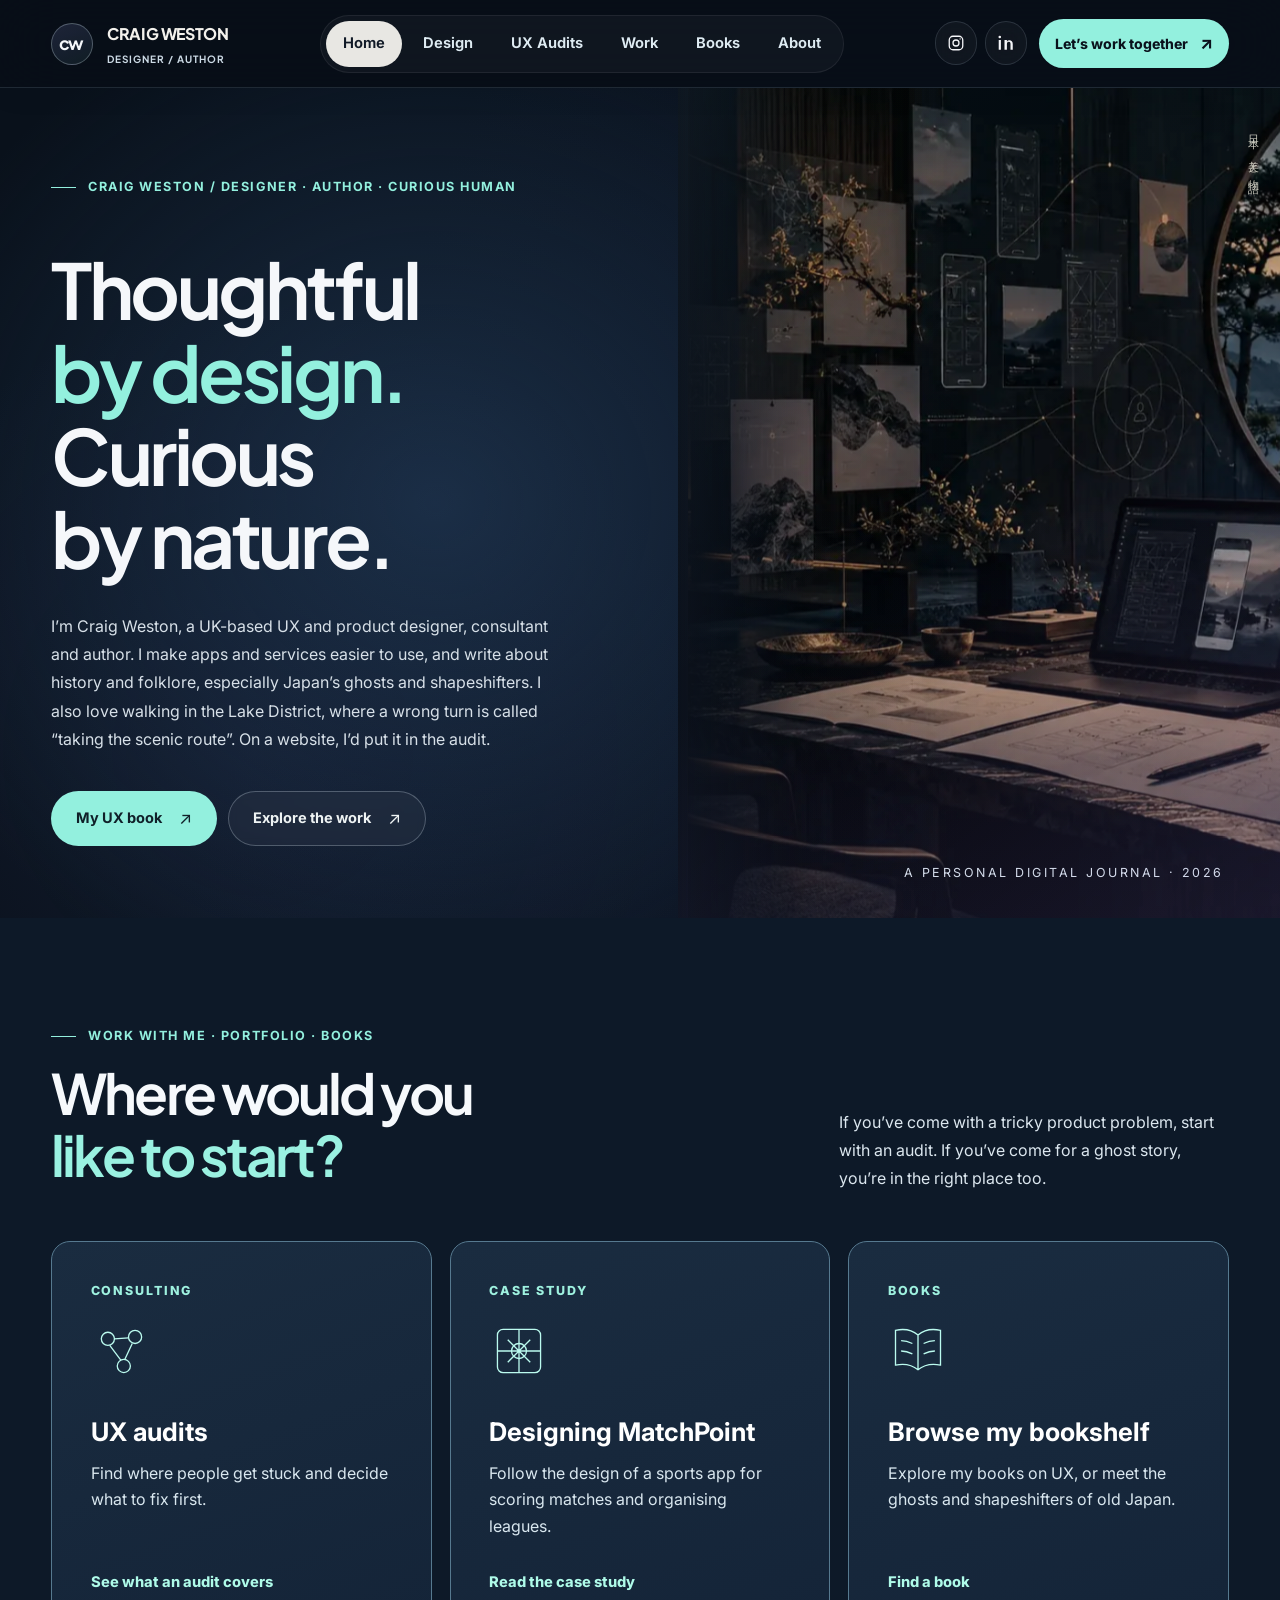
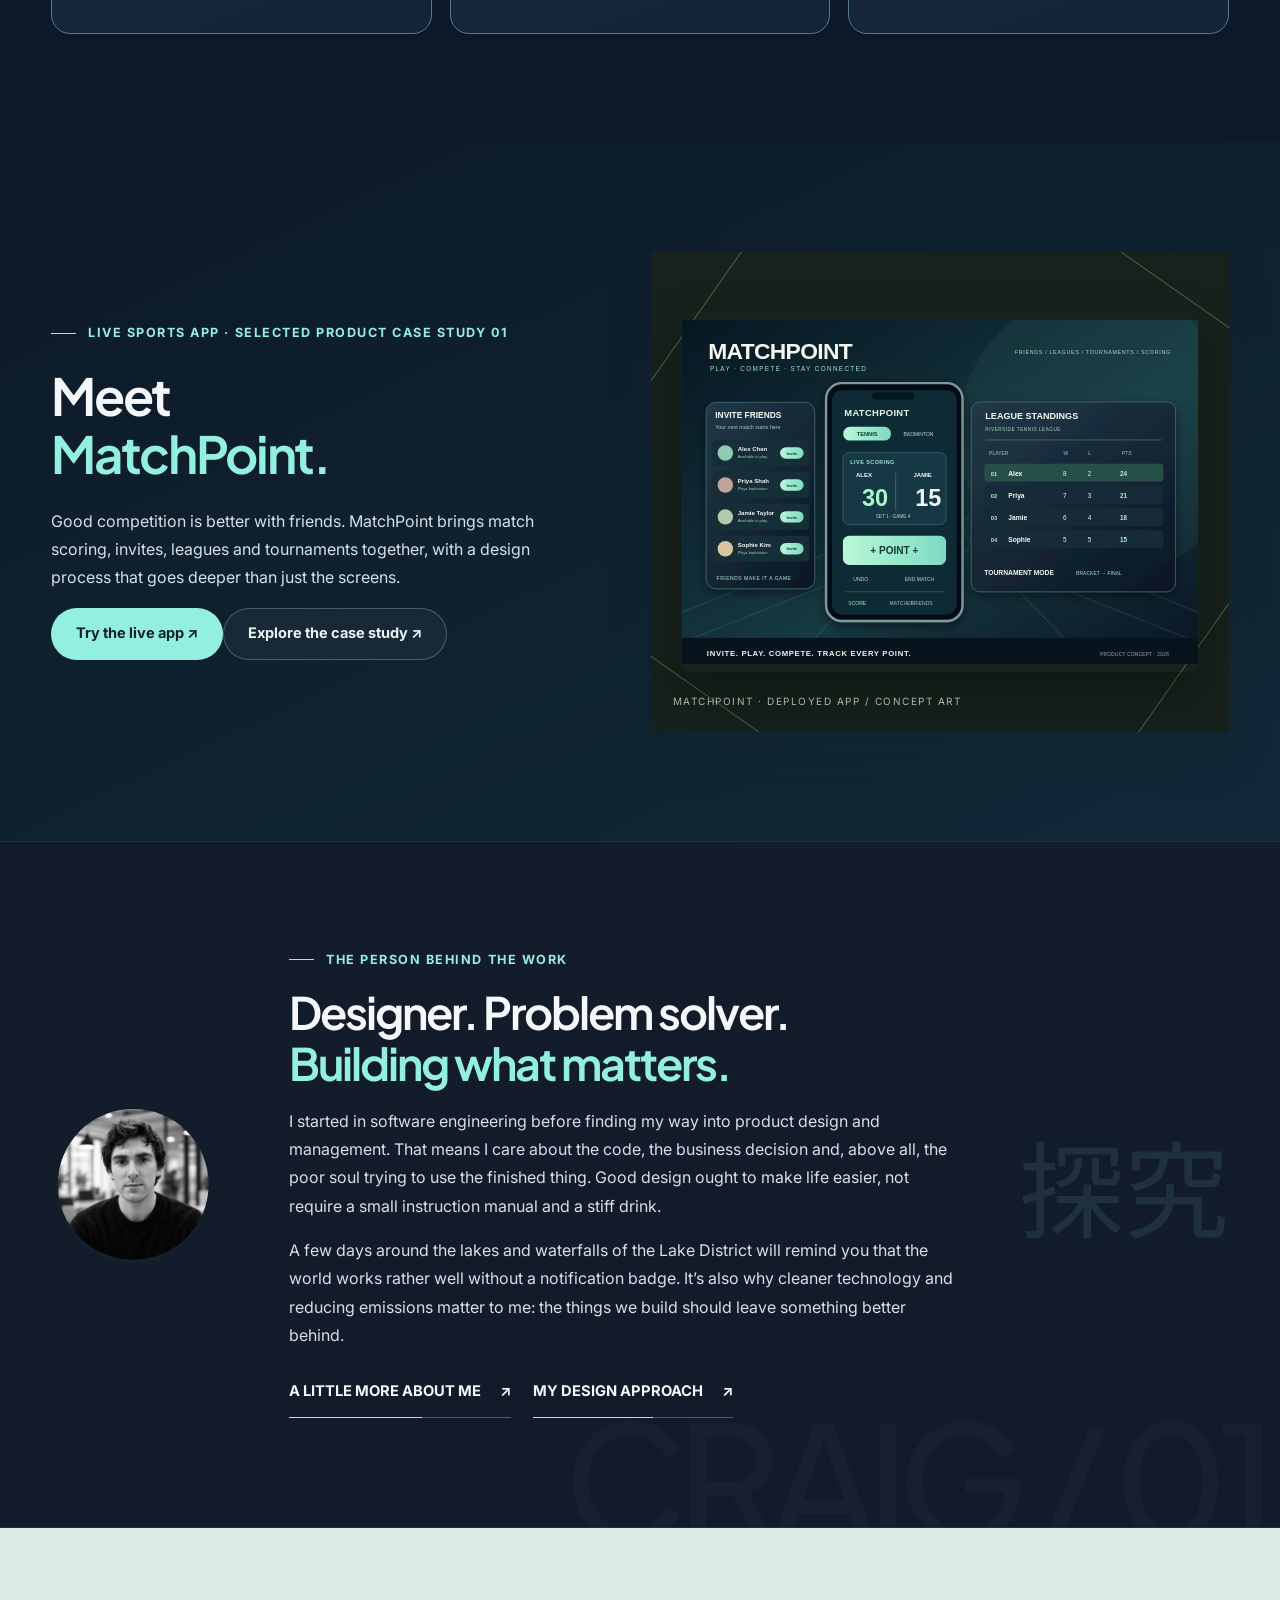
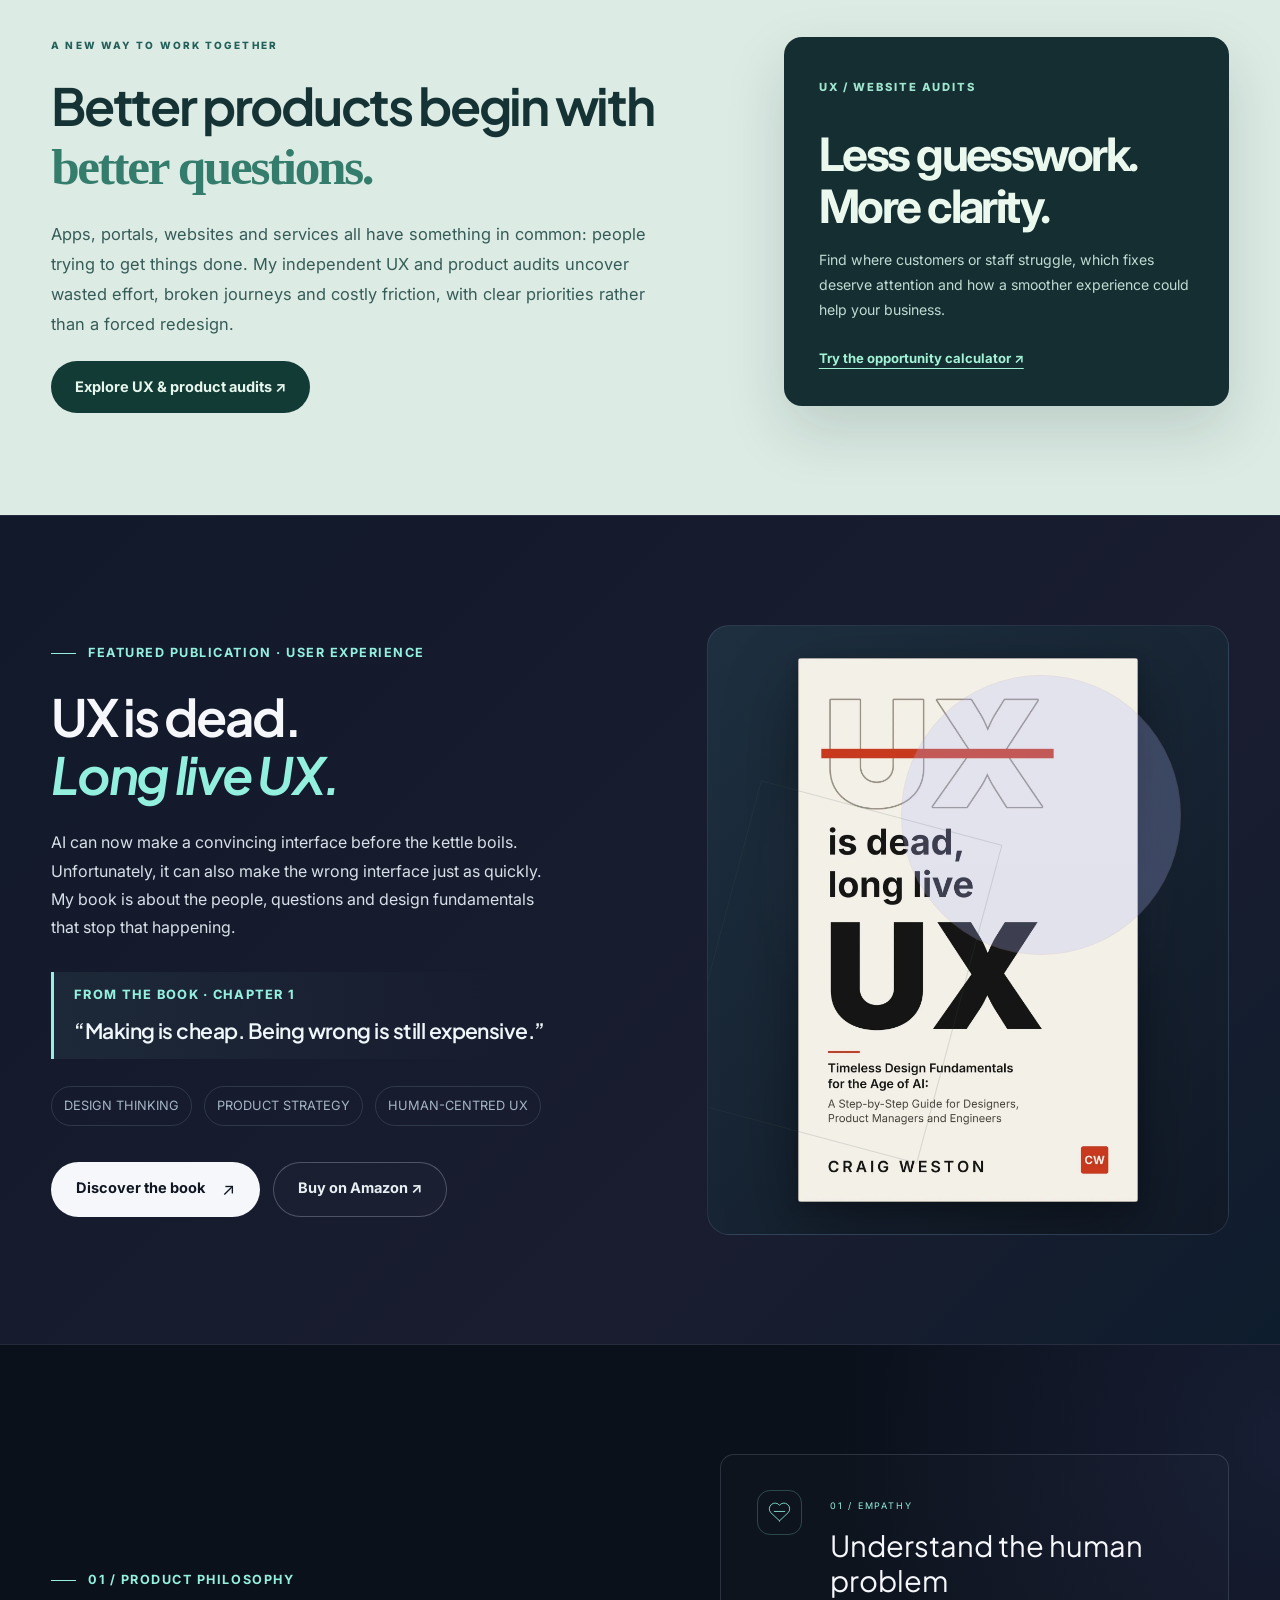
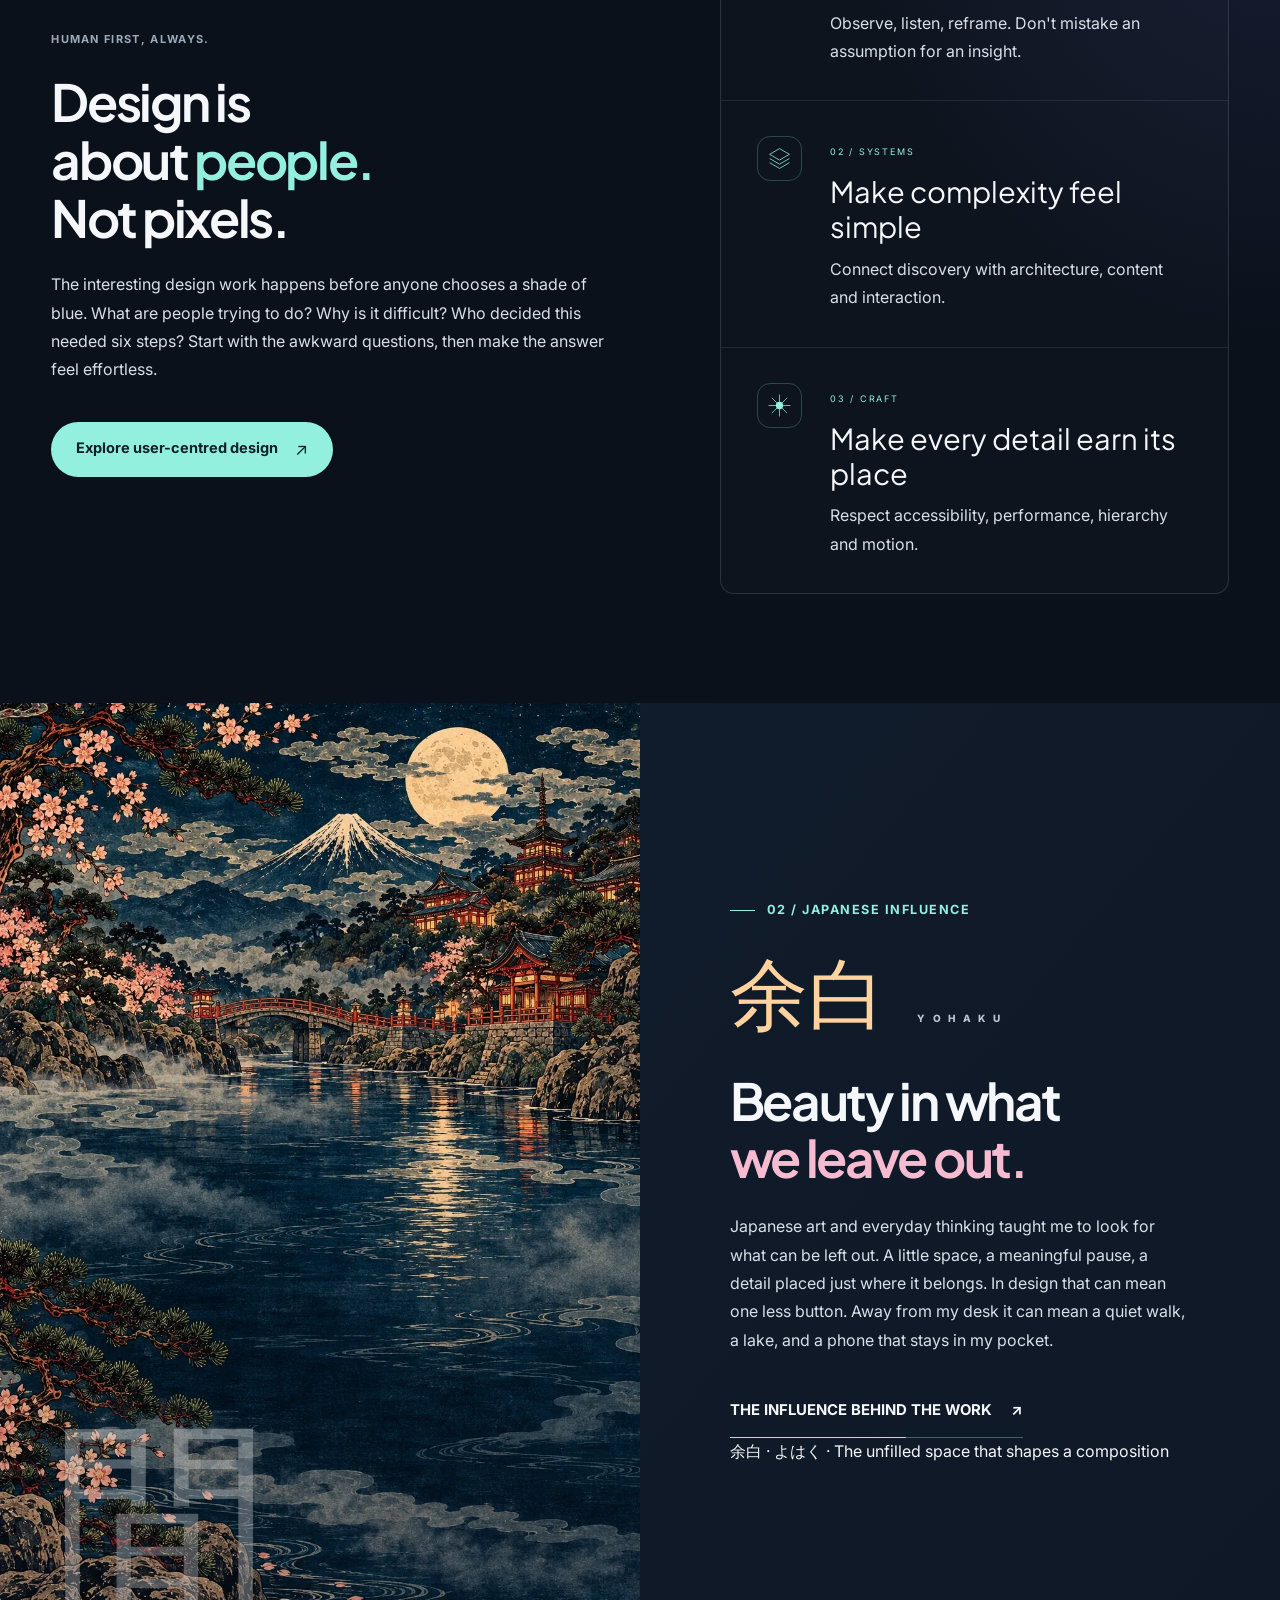
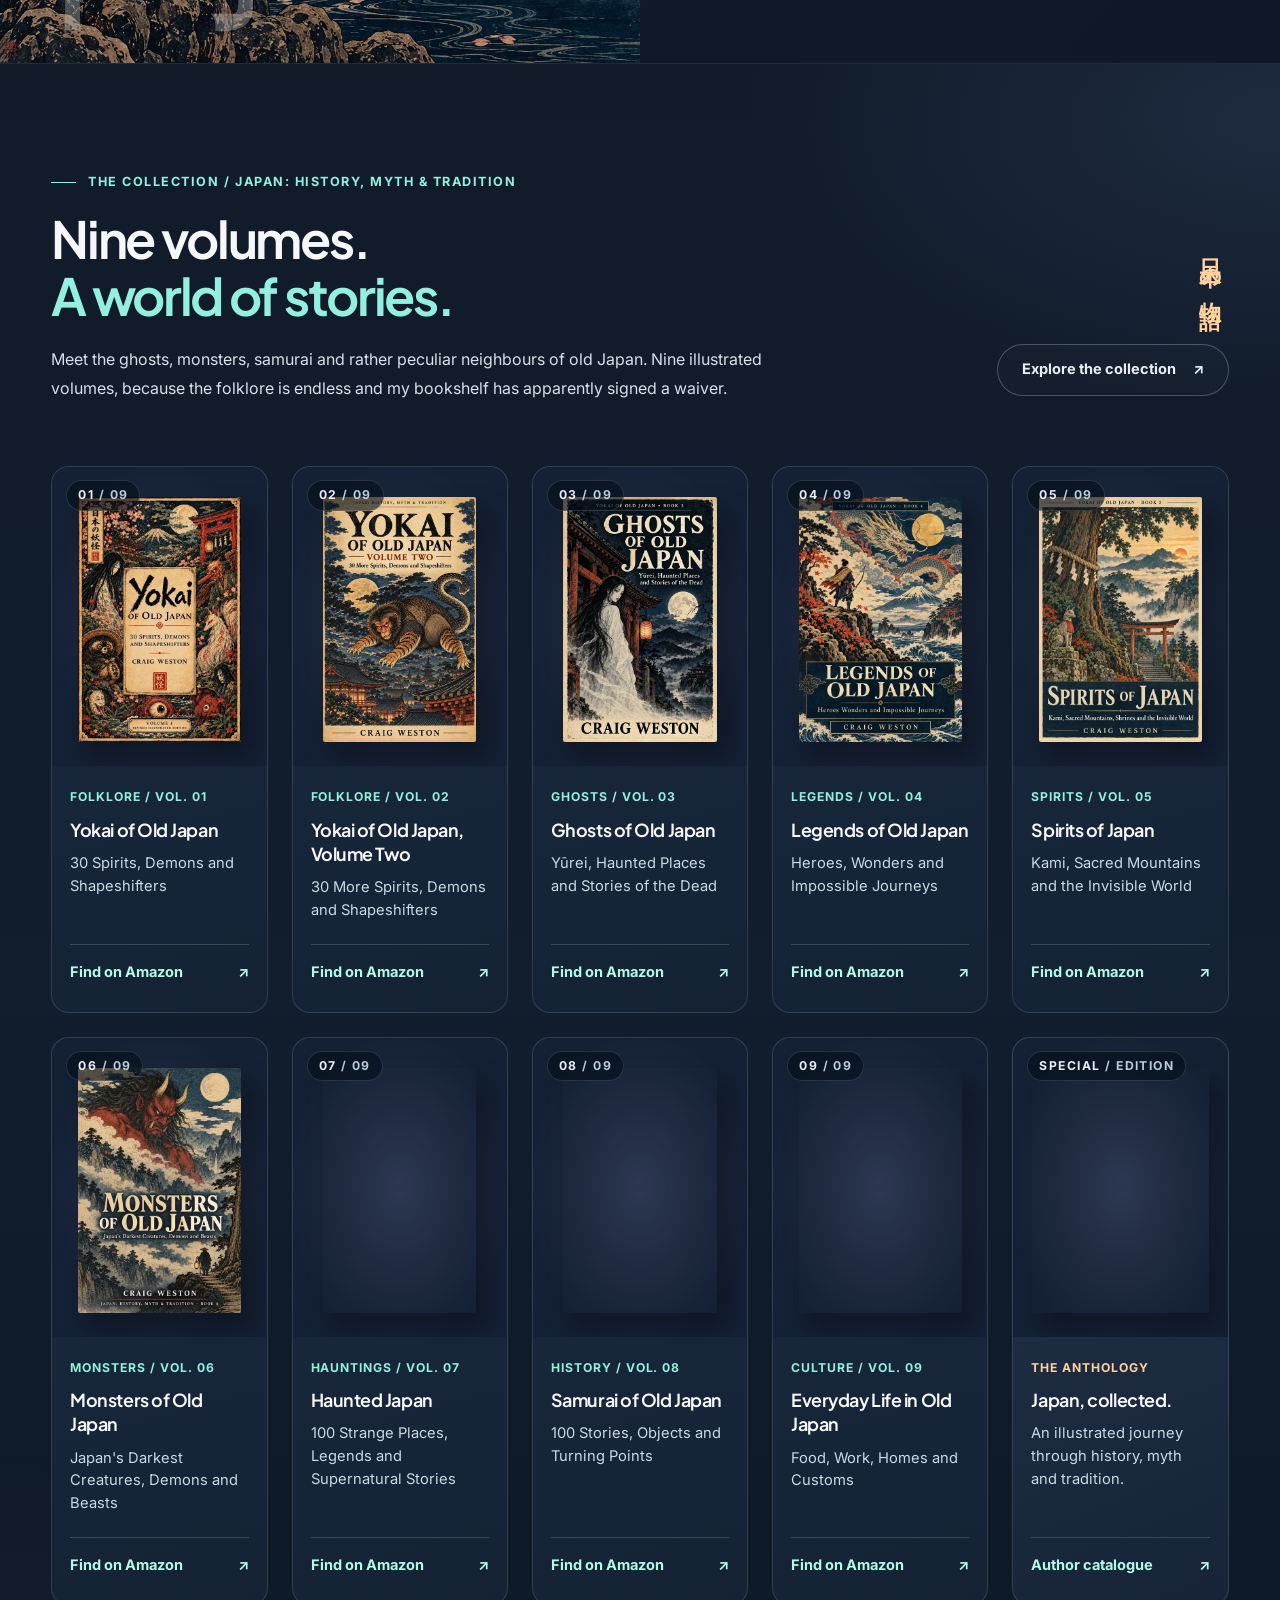
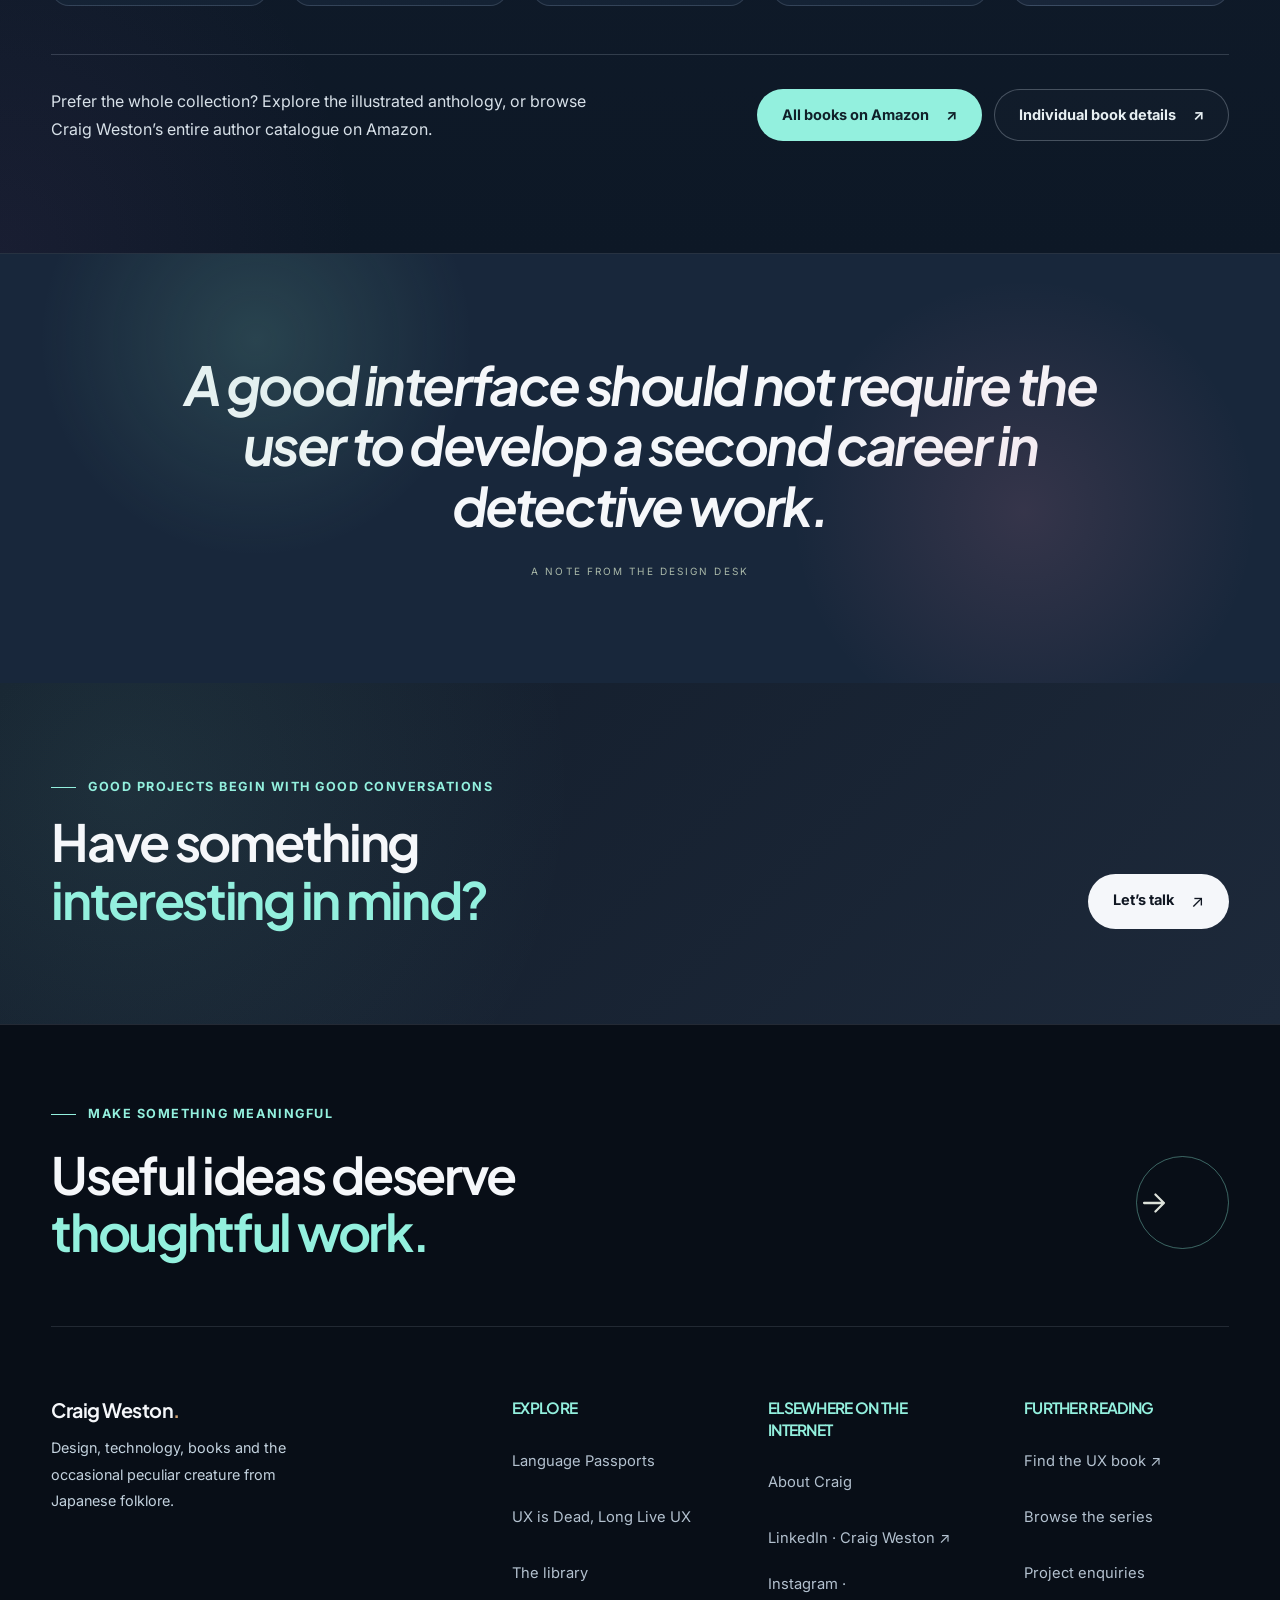
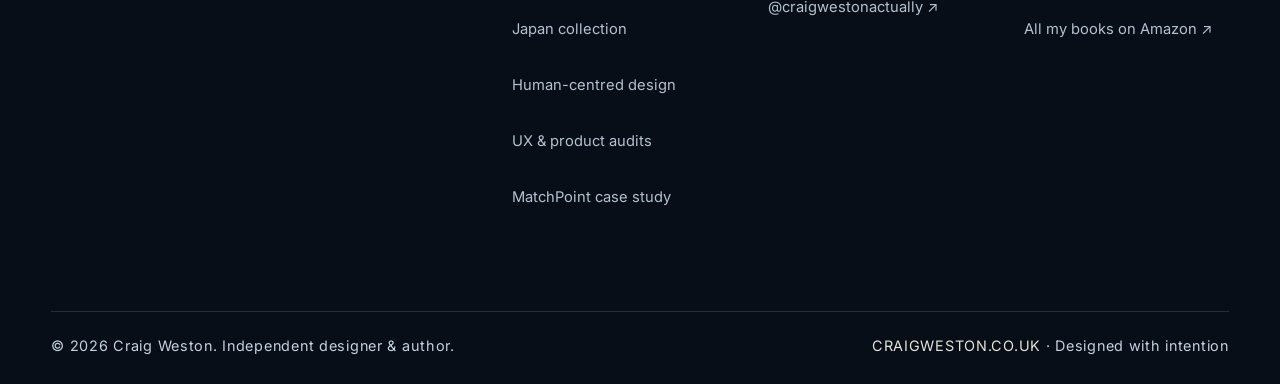
<file: public/index.html>
<!DOCTYPE html>

<html lang="en-GB"><head><meta charset="utf-8"/><meta content="width=device-width,initial-scale=1" name="viewport"/><meta content="#1c2827" name="theme-color"/><title>Craig Weston | UX &amp; Product Designer, Consultant &amp; Author</title><meta content="Craig Weston is a UK-based UX and product designer, consultant and author. Explore digital product design, independent UX audits, MatchPoint and books about UX and Japan." name="description"/><meta content="index,follow,max-image-preview:large" name="robots"/><link href="https://craigweston.co.uk/" rel="canonical"/><link href="assets/favicon.svg" rel="icon" type="image/svg+xml"/><link rel="stylesheet" href="site.min.css"/><link rel="stylesheet" href="audit-service.css"/><meta content="website" property="og:type"/><meta content="Craig Weston" property="og:site_name"/><meta content="Craig Weston | UX &amp; Product Designer, Consultant &amp; Author" property="og:title"/><meta content="Craig Weston is a UK-based UX and product designer, consultant and author. Explore digital product design, independent UX audits, MatchPoint and books about UX and Japan." property="og:description"/><meta content="https://craigweston.co.uk/" property="og:url"/><meta content="https://craigweston.co.uk/assets/portrait-cutout.webp" property="og:image"/><meta content="summary_large_image" name="twitter:card"/><script type="application/ld+json">{"@context":"https://schema.org","@type":"Person","name":"Craig Weston","url":"https://craigweston.co.uk/","jobTitle":"Product and UX Designer, Author","sameAs":["https://www.linkedin.com/in/craig-weston/","https://www.instagram.com/craigwestonactually/","https://www.amazon.co.uk/stores/Craig-Weston/author/B0HLZSSBYQ/allbooks"],"@id":"https://craigweston.co.uk/#person","description":"UK-based UX and product designer, consultant and author of UX Is Dead, Long Live UX and the Japan: History, Myth & Tradition book series.","image":"https://craigweston.co.uk/assets/portrait-cutout.webp","knowsAbout":["User experience design","Digital product design","UX audits","Digital service design","Japanese folklore writing"]}</script><link href="https://fonts.googleapis.com" rel="preconnect"/><link crossorigin="anonymous" href="https://fonts.gstatic.com" rel="preconnect"/><link href="https://fonts.googleapis.com/css2?family=Inter:wght@400;500;600;700&amp;family=Plus+Jakarta+Sans:wght@400;500;600;700;800&amp;family=Noto+Sans+JP:wght@400;500;700&amp;display=swap" rel="stylesheet"/><meta name="author" content="Craig Weston"/><meta property="og:site_name" content="Craig Weston"/><meta property="og:locale" content="en_GB"/><meta property="og:image:alt" content="Portrait of Craig Weston, UX and product designer and author"/><meta property="og:image:width" content="720"/><meta property="og:image:height" content="720"/><meta name="twitter:title" content="Craig Weston | UX &amp; Product Designer, Consultant &amp; Author"/><meta name="twitter:description" content="Craig Weston is a UK-based UX and product designer, consultant and author. Explore digital product design, independent UX audits, MatchPoint and books about UX and Japan."/><meta name="twitter:image" content="https://craigweston.co.uk/assets/portrait-cutout.webp"/><script type="application/ld+json">{"@context":"https://schema.org","@type":"WebSite","@id":"https://craigweston.co.uk/#website","name":"Craig Weston","url":"https://craigweston.co.uk/","inLanguage":"en-GB","publisher":{"@id":"https://craigweston.co.uk/#person"}}</script><link rel="preload" href="assets/hero-ux-japan.webp" as="image" fetchpriority="high"/></head><body><div class="scroll-meter" aria-hidden="true"><span id="scroll-meter-fill"></span></div><a class="skip-link" href="#main-content">Skip to main content</a><header class="site-header"><div class="header-inner"><a aria-label="Craig Weston homepage" class="brand" href="index.html"><span class="brand-mark">cw</span><span class="brand-text">CRAIG WESTON<small>DESIGNER / AUTHOR</small></span></a><nav aria-label="Primary navigation" class="nav-links" id="nav-links"><a aria-current="page" class="active" data-nav="index.html" href="index.html">Home</a><a data-nav="design.html" href="design.html">Design</a><a data-nav="ux-audits.html" href="ux-audits.html">UX Audits</a><a data-nav="matchpoint.html" href="matchpoint.html">Work</a><a data-nav="books.html" href="books.html">Books</a><a data-nav="about.html" href="about.html">About</a></nav><div class="nav-actions"><div aria-label="Social links" class="social-mini"><a aria-label="Instagram @craigwestonactually" class="social-mini-link" href="https://www.instagram.com/craigwestonactually/" rel="noopener noreferrer" target="_blank"><svg aria-hidden="true" fill="none" stroke="currentColor" stroke-linecap="round" stroke-linejoin="round" stroke-width="1.7" viewbox="0 0 24 24"><rect height="18" rx="5" width="18" x="3" y="3"></rect><circle cx="12" cy="12" r="4"></circle><path d="M17.5 6.5h.01"></path></svg></a><a aria-label="Craig Weston on LinkedIn" class="social-mini-link" href="https://www.linkedin.com/in/craig-weston/" rel="noopener noreferrer" target="_blank"><svg aria-hidden="true" fill="currentColor" viewbox="0 0 24 24"><path d="M5.2 8H2.3v13h2.9zm.2-4A1.7 1.7 0 1 0 2 4a1.7 1.7 0 0 0 3.4 0ZM21 13.4c0-3.5-1.9-5.1-4.4-5.1a3.8 3.8 0 0 0-3.4 1.9V8H10v13h3.2v-7.2c0-1.9.4-3.6 2.6-3.6s2.2 2 2.2 3.7V21H21z"></path></svg></a></div><a class="top-contact" href="about.html#contact">Let’s work together <span>↗</span></a><button aria-controls="nav-links" aria-expanded="false" aria-label="Open navigation menu" class="menu-toggle" id="menu-toggle" type="button">☰</button></div></div></header><main id="main-content" tabindex="-1"><section class="hero grain"><div class="hero-shell"><div class="hero-copy"><div class="eyebrow">CRAIG WESTON / DESIGNER · AUTHOR · CURIOUS HUMAN</div><h1>Thoughtful<br/><em>by design.</em><br/>Curious<br/>by nature.</h1><p class="hero-intro">I’m Craig Weston, a UK-based UX and product designer, consultant and author. I make apps and services easier to use, and write about history and folklore, especially Japan’s ghosts and shapeshifters. I also love walking in the Lake District, where a wrong turn is called “taking the scenic route”. On a website, I’d put it in the audit.</p><div class="hero-buttons"><a class="btn btn-cream" href="ux-book.html">My UX book <span class="arrow">↗</span></a><a class="btn btn-white-outline" href="matchpoint.html">Explore the work <span class="arrow">↗</span></a></div></div><div class="hero-visual"><div class="hero-image"></div><span class="vertical-note">日本 · 美と物語</span><span class="hero-number">A PERSONAL DIGITAL JOURNAL · 2026</span></div></div></section>



<section class="finish-paths section-pad" aria-labelledby="paths-title">
 <div class="container"><div class="finish-paths-heading"><div><div class="eyebrow accent">WORK WITH ME · PORTFOLIO · BOOKS</div><h2 id="paths-title">Where would you<br><em>like to start?</em></h2></div><p>If you’ve come with a tricky product problem, start with an audit. If you’ve come for a ghost story, you’re in the right place too.</p></div>
 <div class="finish-path-grid">
  <a class="finish-path-card" href="ux-audits.html"><span class="finish-path-index">CONSULTING</span><span class="finish-path-icon" aria-hidden="true"><svg viewBox="0 0 64 64" width="60" height="60" fill="none" stroke="currentColor" stroke-width="1.4"><circle cx="18" cy="19" r="7"/><circle cx="47" cy="17" r="7"/><circle cx="35" cy="48" r="7"/><path d="m25 19 15-1M20 26l12 16m12-18-8 17"/></svg></span><strong>UX audits</strong><span>Find where people get stuck and decide what to fix first.</span><em>See what an audit covers</em></a>
  <a class="finish-path-card" href="matchpoint.html"><span class="finish-path-index">CASE STUDY</span><span class="finish-path-icon" aria-hidden="true"><svg viewBox="0 0 64 64" width="60" height="60" fill="none" stroke="currentColor" stroke-width="1.4"><rect x="9" y="9" width="46" height="46" rx="6"/><path d="M32 9v46M9 32h46M20 20l24 24m0-24L20 44"/><circle cx="32" cy="32" r="8"/></svg></span><strong>Designing MatchPoint</strong><span>Follow the design of a sports app for scoring matches and organising leagues.</span><em>Read the case study</em></a>
  <a class="finish-path-card" href="books.html"><span class="finish-path-index">BOOKS</span><span class="finish-path-icon" aria-hidden="true"><svg viewBox="0 0 64 64" width="60" height="60" fill="none" stroke="currentColor" stroke-width="1.4"><path d="M32 15c-7-6-15-7-24-5v37c10-2 18 0 24 5 6-5 14-7 24-5V10c-9-2-17-1-24 5Zm0 0v37"/><path d="M14 21c4 0 8 1 12 3m-12 8c4 0 8 1 12 3m12-11c4-2 8-3 12-3m-12 14c4-2 8-3 12-3"/></svg></span><strong>Browse my bookshelf</strong><span>Explore my books on UX, or meet the ghosts and shapeshifters of old Japan.</span><em>Find a book</em></a>
 </div></div>
</section><section class="section-pad match-teaser"><div class="container match-grid"><div class="match-copy"><div class="eyebrow accent">Live sports app · Selected product case study 01</div><h2>Meet<br/><em>MatchPoint.</em></h2><p>Good competition is better with friends. MatchPoint brings match scoring, invites, leagues and tournaments together, with a design process that goes deeper than just the screens.</p><div class="match-home-actions"><a class="btn btn-cream" href="https://score.pp.ua/" target="_blank" rel="noopener noreferrer">Try the live app ↗</a><a class="btn btn-white-outline" href="matchpoint.html">Explore the case study ↗</a></div></div><div class="match-product"><img alt="MatchPoint friends, leagues, tournaments and live-scoring product showcase" src="assets/matchpoint-social-showcase.svg" width="1536" height="1024" decoding="async" loading="lazy"/><div class="corner-label">MATCHPOINT · DEPLOYED APP / CONCEPT ART</div></div></div></section>
<section class="signature-section section-pad" id="introduction"><div class="container signature-grid"><div class="signature-portrait"><img alt="Portrait of Craig Weston" src="assets/portrait-cutout.webp" width="720" height="720" decoding="async" loading="lazy"/></div><div class="signature-copy"><span class="eyebrow accent">THE PERSON BEHIND THE WORK</span><h2>Designer. Problem solver.<br/><em>Building what matters.</em></h2><p>I started in software engineering before finding my way into product design and management. That means I care about the code, the business decision and, above all, the poor soul trying to use the finished thing. Good design ought to make life easier, not require a small instruction manual and a stiff drink.</p><p>A few days around the lakes and waterfalls of the Lake District will remind you that the world works rather well without a notification badge. It’s also why cleaner technology and reducing emissions matter to me: the things we build should leave something better behind.</p><div class="signature-actions"><a class="text-link" href="about.html">A LITTLE MORE ABOUT ME <span>↗</span></a><a class="text-link" href="design.html">MY DESIGN APPROACH <span>↗</span></a></div></div><span aria-hidden="true" class="signature-kanji">探究</span></div></section>
<section class="audit-promo" aria-labelledby="home-audit-title"><div class="container audit-promo-inner"><div><span class="audit-overline">A NEW WAY TO WORK TOGETHER</span><h2 id="home-audit-title">Better products begin with <em>better questions.</em></h2><p>Apps, portals, websites and services all have something in common: people trying to get things done. My independent UX and product audits uncover wasted effort, broken journeys and costly friction, with clear priorities rather than a forced redesign.</p><a class="btn btn-dark" href="ux-audits.html">Explore UX &amp; product audits ↗</a></div><div class="audit-promo-stats"><span>UX / WEBSITE AUDITS</span><strong>Less guesswork.<br>More clarity.</strong><p>Find where customers or staff struggle, which fixes deserve attention and how a smoother experience could help your business.</p><a href="ux-audits.html#opportunity-calculator">Try the opportunity calculator ↗</a></div></div></section>
<section class="section-pad feature-book"><div class="container book-feature-grid"><div class="book-feature-copy"><div class="eyebrow accent">Featured publication · User experience</div><h2>UX is dead.<br/><span>Long live UX.</span></h2><p>AI can now make a convincing interface before the kettle boils. Unfortunately, it can also make the wrong interface just as quickly. My book is about the people, questions and design fundamentals that stop that happening.</p><div class="feature-extract"><span>FROM THE BOOK · CHAPTER 1</span><blockquote>“Making is cheap. Being wrong is still expensive.”</blockquote></div><div class="inline-meta"><span>Design thinking</span><span>Product strategy</span><span>Human-centred UX</span></div><div style="display:flex;gap:13px;flex-wrap:wrap"><a class="btn btn-dark" href="ux-book.html">Discover the book <span class="arrow">↗</span></a><a class="btn btn-outline" href="https://www.amazon.co.uk/dp/B0HN889S5K" rel="noopener noreferrer" target="_blank">Buy on Amazon ↗</a></div></div><div class="book-feature-art"><div class="cover-sun"></div><div class="cover-line"></div><img alt="Published cover of UX Is Dead, Long Live UX by Craig Weston" class="ux-book-cover-image" src="assets/ux-is-dead-long-live-ux.webp" width="1280" height="2048" decoding="async" loading="lazy"/></div></div></section>
<section class="design-statement section-pad" id="design"><div class="container design-statement-grid"><div><div class="eyebrow accent">01 / PRODUCT PHILOSOPHY</div><span class="overline-index">HUMAN FIRST, ALWAYS.</span><h2>Design is<br/>about <em>people.</em><br/>Not pixels.</h2><p>The interesting design work happens before anyone chooses a shade of blue. What are people trying to do? Why is it difficult? Who decided this needed six steps? Start with the awkward questions, then make the answer feel effortless.</p><a class="btn btn-cream" href="design.html">Explore user-centred design <span class="arrow">↗</span></a></div><div aria-label="Principles of user-centred design" class="design-principles"><div class="principle-row"><span class="symbolic-icon"><svg aria-hidden="true" fill="none" stroke="currentColor" stroke-linecap="round" stroke-linejoin="round" stroke-width="1.6" viewbox="0 0 48 48"><path d="M24 40 7 24a11 11 0 0 1 17-14 11 11 0 0 1 17 14L24 40Z"></path><path d="M14 22h20"></path></svg></span><div><span>01 / EMPATHY</span><strong>Understand the human problem</strong><p>Observe, listen, reframe. Don't mistake an assumption for an insight.</p></div></div><div class="principle-row"><span class="symbolic-icon"><svg aria-hidden="true" fill="none" stroke="currentColor" stroke-linejoin="round" stroke-width="1.5" viewbox="0 0 48 48"><path d="m24 5 19 11-19 11L5 16 24 5Zm-19 19 19 11 19-11M5 32l19 11 19-11"></path></svg></span><div><span>02 / SYSTEMS</span><strong>Make complexity feel simple</strong><p>Connect discovery with architecture, content and interaction.</p></div></div><div class="principle-row"><span class="symbolic-icon"><svg aria-hidden="true" fill="none" stroke="currentColor" stroke-width="1.4" viewbox="0 0 48 48"><path d="M24 3v42M3 24h42M9.2 9.2l29.6 29.6M38.8 9.2 9.2 38.8"></path><circle cx="24" cy="24" fill="currentColor" r="7" stroke="none"></circle></svg></span><div><span>03 / CRAFT</span><strong>Make every detail earn its place</strong><p>Respect accessibility, performance, hierarchy and motion.</p></div></div></div></div></section>
<section class="japan-manifesto" id="inspiration"><div class="manifesto-art"><img alt="Illustration of Mount Fuji, a tranquil Japanese lakeside and cherry blossoms" src="assets/japan-landscape.webp" width="1024" height="1536" decoding="async" loading="lazy"/><span aria-hidden="true" class="kanji-overlay">間</span></div><div class="manifesto-copy"><div class="eyebrow">02 / JAPANESE INFLUENCE</div><div class="japanese-word">余白 <span>Y O H A K U</span></div><h2>Beauty in what<br/><em>we leave out.</em></h2><p>Japanese art and everyday thinking taught me to look for what can be left out. A little space, a meaningful pause, a detail placed just where it belongs. In design that can mean one less button. Away from my desk it can mean a quiet walk, a lake, and a phone that stays in my pocket.</p><a class="text-link" href="design.html#japanese-influence">THE INFLUENCE BEHIND THE WORK <span>↗</span></a><div class="manifesto-translation">余白 · よはく · The unfilled space that shapes a composition</div></div></section>
<section aria-labelledby="library-title" class="library-section section-pad" id="books">
<div class="container">
<div class="library-header"><div><div class="eyebrow accent">THE COLLECTION / JAPAN: HISTORY, MYTH &amp; TRADITION</div><h2 id="library-title">Nine volumes.<br/><em>A world of stories.</em></h2><p>Meet the ghosts, monsters, samurai and rather peculiar neighbours of old Japan. Nine illustrated volumes, because the folklore is endless and my bookshelf has apparently signed a waiver.</p></div><div class="library-header-right"><div aria-label="Japanese stories" class="library-vertical-kanji" lang="ja">日本の物語</div><a class="btn btn-outline" href="japan-books.html">Explore the collection <span aria-hidden="true">↗</span></a></div></div>
<div class="library-grid" id="library-grid"><article class="library-card"><div class="library-card-cover"><div class="library-number">01<span> / 09</span></div><a aria-label="Find Yokai of Old Japan by Craig Weston on Amazon" href="https://www.amazon.co.uk/s?k=Yokai+of+Old+Japan+Craig+Weston&amp;i=stripbooks" rel="noopener noreferrer" target="_blank"><img alt="Cover of Yokai of Old Japan" src="assets/yokai-1.webp" width="950" height="1425" decoding="async" loading="lazy" srcset="assets/yokai-1.thumb.webp 480w, assets/yokai-1.webp 950w" sizes="(max-width: 640px) 48vw, (max-width: 1050px) 32vw, 260px"/></a></div><div class="library-card-info"><div class="library-type">Folklore / Vol. 01</div><h3>Yokai of Old Japan</h3><p>30 Spirits, Demons and Shapeshifters</p><a aria-label="Find Yokai of Old Japan by Craig Weston on Amazon" class="library-amazon-link" href="https://www.amazon.co.uk/s?k=Yokai+of+Old+Japan+Craig+Weston&amp;i=stripbooks" rel="noopener noreferrer" target="_blank">Find on Amazon <span aria-hidden="true">↗</span></a></div></article><article class="library-card"><div class="library-card-cover"><div class="library-number">02<span> / 09</span></div><a aria-label="Find Yokai of Old Japan, Volume Two by Craig Weston on Amazon" href="https://www.amazon.co.uk/s?k=Yokai+of+Old+Japan%2C+Volume+Two+Craig+Weston&amp;i=stripbooks" rel="noopener noreferrer" target="_blank"><img alt="Cover of Yokai of Old Japan, Volume Two" src="assets/yokai-2.webp" width="950" height="1519" decoding="async" loading="lazy" srcset="assets/yokai-2.thumb.webp 480w, assets/yokai-2.webp 950w" sizes="(max-width: 640px) 48vw, (max-width: 1050px) 32vw, 260px"/></a></div><div class="library-card-info"><div class="library-type">Folklore / Vol. 02</div><h3>Yokai of Old Japan, Volume Two</h3><p>30 More Spirits, Demons and Shapeshifters</p><a aria-label="Find Yokai of Old Japan, Volume Two by Craig Weston on Amazon" class="library-amazon-link" href="https://www.amazon.co.uk/s?k=Yokai+of+Old+Japan%2C+Volume+Two+Craig+Weston&amp;i=stripbooks" rel="noopener noreferrer" target="_blank">Find on Amazon <span aria-hidden="true">↗</span></a></div></article><article class="library-card"><div class="library-card-cover"><div class="library-number">03<span> / 09</span></div><a aria-label="Find Ghosts of Old Japan by Craig Weston on Amazon" href="https://www.amazon.co.uk/s?k=Ghosts+of+Old+Japan+Craig+Weston&amp;i=stripbooks" rel="noopener noreferrer" target="_blank"><img alt="Cover of Ghosts of Old Japan" src="assets/ghosts-3.webp" width="950" height="1519" decoding="async" loading="lazy" srcset="assets/ghosts-3.thumb.webp 480w, assets/ghosts-3.webp 950w" sizes="(max-width: 640px) 48vw, (max-width: 1050px) 32vw, 260px"/></a></div><div class="library-card-info"><div class="library-type">Ghosts / Vol. 03</div><h3>Ghosts of Old Japan</h3><p>Yūrei, Haunted Places and Stories of the Dead</p><a aria-label="Find Ghosts of Old Japan by Craig Weston on Amazon" class="library-amazon-link" href="https://www.amazon.co.uk/s?k=Ghosts+of+Old+Japan+Craig+Weston&amp;i=stripbooks" rel="noopener noreferrer" target="_blank">Find on Amazon <span aria-hidden="true">↗</span></a></div></article><article class="library-card"><div class="library-card-cover"><div class="library-number">04<span> / 09</span></div><a aria-label="Find Legends of Old Japan by Craig Weston on Amazon" href="https://www.amazon.co.uk/s?k=Legends+of+Old+Japan+Craig+Weston&amp;i=stripbooks" rel="noopener noreferrer" target="_blank"><img alt="Cover of Legends of Old Japan" src="assets/legends-4.webp" width="950" height="1425" decoding="async" loading="lazy" srcset="assets/legends-4.thumb.webp 480w, assets/legends-4.webp 950w" sizes="(max-width: 640px) 48vw, (max-width: 1050px) 32vw, 260px"/></a></div><div class="library-card-info"><div class="library-type">Legends / Vol. 04</div><h3>Legends of Old Japan</h3><p>Heroes, Wonders and Impossible Journeys</p><a aria-label="Find Legends of Old Japan by Craig Weston on Amazon" class="library-amazon-link" href="https://www.amazon.co.uk/s?k=Legends+of+Old+Japan+Craig+Weston&amp;i=stripbooks" rel="noopener noreferrer" target="_blank">Find on Amazon <span aria-hidden="true">↗</span></a></div></article><article class="library-card"><div class="library-card-cover"><div class="library-number">05<span> / 09</span></div><a aria-label="Find Spirits of Japan by Craig Weston on Amazon" href="https://www.amazon.co.uk/s?k=Spirits+of+Japan+Craig+Weston&amp;i=stripbooks" rel="noopener noreferrer" target="_blank"><img alt="Cover of Spirits of Japan" src="assets/spirits-5.webp" width="950" height="1425" decoding="async" loading="lazy" srcset="assets/spirits-5.thumb.webp 480w, assets/spirits-5.webp 950w" sizes="(max-width: 640px) 48vw, (max-width: 1050px) 32vw, 260px"/></a></div><div class="library-card-info"><div class="library-type">Spirits / Vol. 05</div><h3>Spirits of Japan</h3><p>Kami, Sacred Mountains and the Invisible World</p><a aria-label="Find Spirits of Japan by Craig Weston on Amazon" class="library-amazon-link" href="https://www.amazon.co.uk/s?k=Spirits+of+Japan+Craig+Weston&amp;i=stripbooks" rel="noopener noreferrer" target="_blank">Find on Amazon <span aria-hidden="true">↗</span></a></div></article><article class="library-card"><div class="library-card-cover"><div class="library-number">06<span> / 09</span></div><a aria-label="Find Monsters of Old Japan by Craig Weston on Amazon" href="https://www.amazon.co.uk/s?k=Monsters+of+Old+Japan+Craig+Weston&amp;i=stripbooks" rel="noopener noreferrer" target="_blank"><img alt="Cover of Monsters of Old Japan" src="assets/monsters-6.webp" width="950" height="1425" decoding="async" loading="lazy" srcset="assets/monsters-6.thumb.webp 480w, assets/monsters-6.webp 950w" sizes="(max-width: 640px) 48vw, (max-width: 1050px) 32vw, 260px"/></a></div><div class="library-card-info"><div class="library-type">Monsters / Vol. 06</div><h3>Monsters of Old Japan</h3><p>Japan's Darkest Creatures, Demons and Beasts</p><a aria-label="Find Monsters of Old Japan by Craig Weston on Amazon" class="library-amazon-link" href="https://www.amazon.co.uk/s?k=Monsters+of+Old+Japan+Craig+Weston&amp;i=stripbooks" rel="noopener noreferrer" target="_blank">Find on Amazon <span aria-hidden="true">↗</span></a></div></article><article class="library-card"><div class="library-card-cover"><div class="library-number">07<span> / 09</span></div><a aria-label="Find Haunted Japan by Craig Weston on Amazon" href="https://www.amazon.co.uk/s?k=Haunted+Japan+Craig+Weston&amp;i=stripbooks" rel="noopener noreferrer" target="_blank"><img alt="Cover of Haunted Japan" src="assets/haunted-7.webp" width="950" height="1519" decoding="async" loading="lazy" srcset="assets/haunted-7.thumb.webp 480w, assets/haunted-7.webp 950w" sizes="(max-width: 640px) 48vw, (max-width: 1050px) 32vw, 260px"/></a></div><div class="library-card-info"><div class="library-type">Hauntings / Vol. 07</div><h3>Haunted Japan</h3><p>100 Strange Places, Legends and Supernatural Stories</p><a aria-label="Find Haunted Japan by Craig Weston on Amazon" class="library-amazon-link" href="https://www.amazon.co.uk/s?k=Haunted+Japan+Craig+Weston&amp;i=stripbooks" rel="noopener noreferrer" target="_blank">Find on Amazon <span aria-hidden="true">↗</span></a></div></article><article class="library-card"><div class="library-card-cover"><div class="library-number">08<span> / 09</span></div><a aria-label="Find Samurai of Old Japan by Craig Weston on Amazon" href="https://www.amazon.co.uk/s?k=Samurai+of+Old+Japan+Craig+Weston&amp;i=stripbooks" rel="noopener noreferrer" target="_blank"><img alt="Cover of Samurai of Old Japan" src="assets/samurai-8.webp" width="950" height="1519" decoding="async" loading="lazy" srcset="assets/samurai-8.thumb.webp 480w, assets/samurai-8.webp 950w" sizes="(max-width: 640px) 48vw, (max-width: 1050px) 32vw, 260px"/></a></div><div class="library-card-info"><div class="library-type">History / Vol. 08</div><h3>Samurai of Old Japan</h3><p>100 Stories, Objects and Turning Points</p><a aria-label="Find Samurai of Old Japan by Craig Weston on Amazon" class="library-amazon-link" href="https://www.amazon.co.uk/s?k=Samurai+of+Old+Japan+Craig+Weston&amp;i=stripbooks" rel="noopener noreferrer" target="_blank">Find on Amazon <span aria-hidden="true">↗</span></a></div></article><article class="library-card"><div class="library-card-cover"><div class="library-number">09<span> / 09</span></div><a aria-label="Find Everyday Life in Old Japan by Craig Weston on Amazon" href="https://www.amazon.co.uk/s?k=Everyday+Life+in+Old+Japan+Craig+Weston&amp;i=stripbooks" rel="noopener noreferrer" target="_blank"><img alt="Cover of Everyday Life in Old Japan" src="assets/everyday-9.webp" width="950" height="1425" decoding="async" loading="lazy" srcset="assets/everyday-9.thumb.webp 480w, assets/everyday-9.webp 950w" sizes="(max-width: 640px) 48vw, (max-width: 1050px) 32vw, 260px"/></a></div><div class="library-card-info"><div class="library-type">Culture / Vol. 09</div><h3>Everyday Life in Old Japan</h3><p>Food, Work, Homes and Customs</p><a aria-label="Find Everyday Life in Old Japan by Craig Weston on Amazon" class="library-amazon-link" href="https://www.amazon.co.uk/s?k=Everyday+Life+in+Old+Japan+Craig+Weston&amp;i=stripbooks" rel="noopener noreferrer" target="_blank">Find on Amazon <span aria-hidden="true">↗</span></a></div></article><article class="library-card anthology-card"><div class="library-card-cover"><div class="library-number">SPECIAL<span> / EDITION</span></div><a aria-label="Browse Craig Weston's anthology and complete collection on Amazon" href="https://www.amazon.co.uk/stores/Craig-Weston/author/B0HLZSSBYQ/allbooks" rel="noopener noreferrer" target="_blank"><img alt="Illustrated Japan anthology cover" src="assets/japan-anthology.webp" width="1280" height="1600" decoding="async" loading="lazy" srcset="assets/japan-anthology.thumb.webp 480w, assets/japan-anthology.webp 1280w" sizes="(max-width: 640px) 48vw, (max-width: 1050px) 32vw, 260px"/></a></div><div class="library-card-info"><div class="library-type">The anthology</div><h3>Japan, collected.</h3><p>An illustrated journey through history, myth and tradition.</p><a class="library-amazon-link" href="https://www.amazon.co.uk/stores/Craig-Weston/author/B0HLZSSBYQ/allbooks" rel="noopener noreferrer" target="_blank">Author catalogue <span aria-hidden="true">↗</span></a></div></article></div>
<div class="library-outro"><p>Prefer the whole collection? Explore the illustrated anthology, or browse Craig Weston’s entire author catalogue on Amazon.</p><div class="library-bottom-actions"><a class="btn btn-cream" href="https://www.amazon.co.uk/stores/Craig-Weston/author/B0HLZSSBYQ/allbooks" rel="noopener noreferrer" target="_blank">All books on Amazon <span aria-hidden="true">↗</span></a><a class="btn btn-outline" href="japan-books.html">Individual book details <span aria-hidden="true">↗</span></a></div></div>
</div></section>

<section class="pullquote"><div class="container"><p>A good interface should not require the user to develop a second career in detective work.</p><span>A NOTE FROM THE DESIGN DESK</span></div></section><section class="final-cta"><div class="container final-cta-inner"><div><div class="eyebrow">Good projects begin with good conversations</div><h2>Have something<br/><em>interesting in mind?</em></h2></div><a class="btn btn-dark" href="about.html#contact">Let’s talk <span class="arrow">↗</span></a></div></section></main><footer class="footer"><div class="container"><div class="footer-pre"><div><span class="eyebrow">MAKE SOMETHING MEANINGFUL</span><h2>Useful ideas deserve<br/><em>thoughtful work.</em></h2></div><a aria-label="Contact Craig Weston" class="circle-arrow" href="about.html#contact"><svg aria-hidden="true" fill="none" stroke="currentColor" stroke-linecap="round" stroke-linejoin="round" stroke-width="1.6" viewbox="0 0 24 24"><path d="M5 12h14M13 6l6 6-6 6"></path></svg></a></div><div class="footer-top"><div><h3>Craig Weston<span style="color:#d6a675">.</span></h3><p class="footer-blurb">Design, technology, books and the occasional peculiar creature from Japanese folklore.</p></div><div><h4>Explore</h4><a href="language-passports.html">Language Passports</a><a href="ux-book.html">UX is Dead, Long Live UX</a><a href="books.html">The library</a><a href="japan-books.html">Japan collection</a><a href="design.html">Human-centred design</a><a href="ux-audits.html">UX &amp; product audits</a><a href="matchpoint.html">MatchPoint case study</a></div><div><h4>Elsewhere on the internet</h4><a href="about.html">About Craig</a><a href="https://www.linkedin.com/in/craig-weston/" rel="noopener noreferrer" target="_blank">LinkedIn · Craig Weston ↗</a><a href="https://www.instagram.com/craigwestonactually/" rel="noopener noreferrer" target="_blank">Instagram · @craigwestonactually ↗</a></div><div><h4>Further reading</h4><a href="https://www.amazon.co.uk/dp/B0HN889S5K" rel="noopener sponsored" target="_blank">Find the UX book ↗</a><a href="japan-books.html">Browse the series</a><a href="about.html#contact">Project enquiries</a><a href="https://www.amazon.co.uk/stores/Craig-Weston/author/B0HLZSSBYQ/allbooks" rel="noopener noreferrer" target="_blank">All my books on Amazon ↗</a></div></div><div class="footer-bottom"><div>© 2026 Craig Weston. Independent designer &amp; author.</div><div><span>CRAIGWESTON.CO.UK</span> · Designed with intention</div></div></div></footer><div aria-describedby="purchase-description" aria-hidden="true" aria-labelledby="purchase-title" aria-modal="true" class="modal-backdrop" id="purchase-modal" role="dialog"><div class="modal"><button aria-label="Close dialog" class="close" data-close-modal="" type="button">×</button><div class="eyebrow">BOOKSHOP / PURCHASE OPTIONS</div><h2 id="purchase-title">Make this one yours.</h2><p id="purchase-description">Choose Amazon for an available listing, or send me a note about a direct order. No imaginary checkout queues here.</p><a class="btn btn-dark" href="https://www.amazon.co.uk/dp/B0HN889S5K" id="modal-amazon" rel="noopener sponsored" target="_blank">Purchase on Amazon <span class="arrow">↗</span></a><a class="btn btn-outline" href="mailto:craig.weston1@gmail.com?subject=Direct%20book%20order%20enquiry" id="modal-direct">Enquire about buying direct <span class="arrow">↗</span></a><span class="quiet">Payments are handled by Amazon; email enquiries are handled by me.</span></div></div><script defer="" src="script.js"></script><script src="finish.js" defer></script></body></html>
</file>
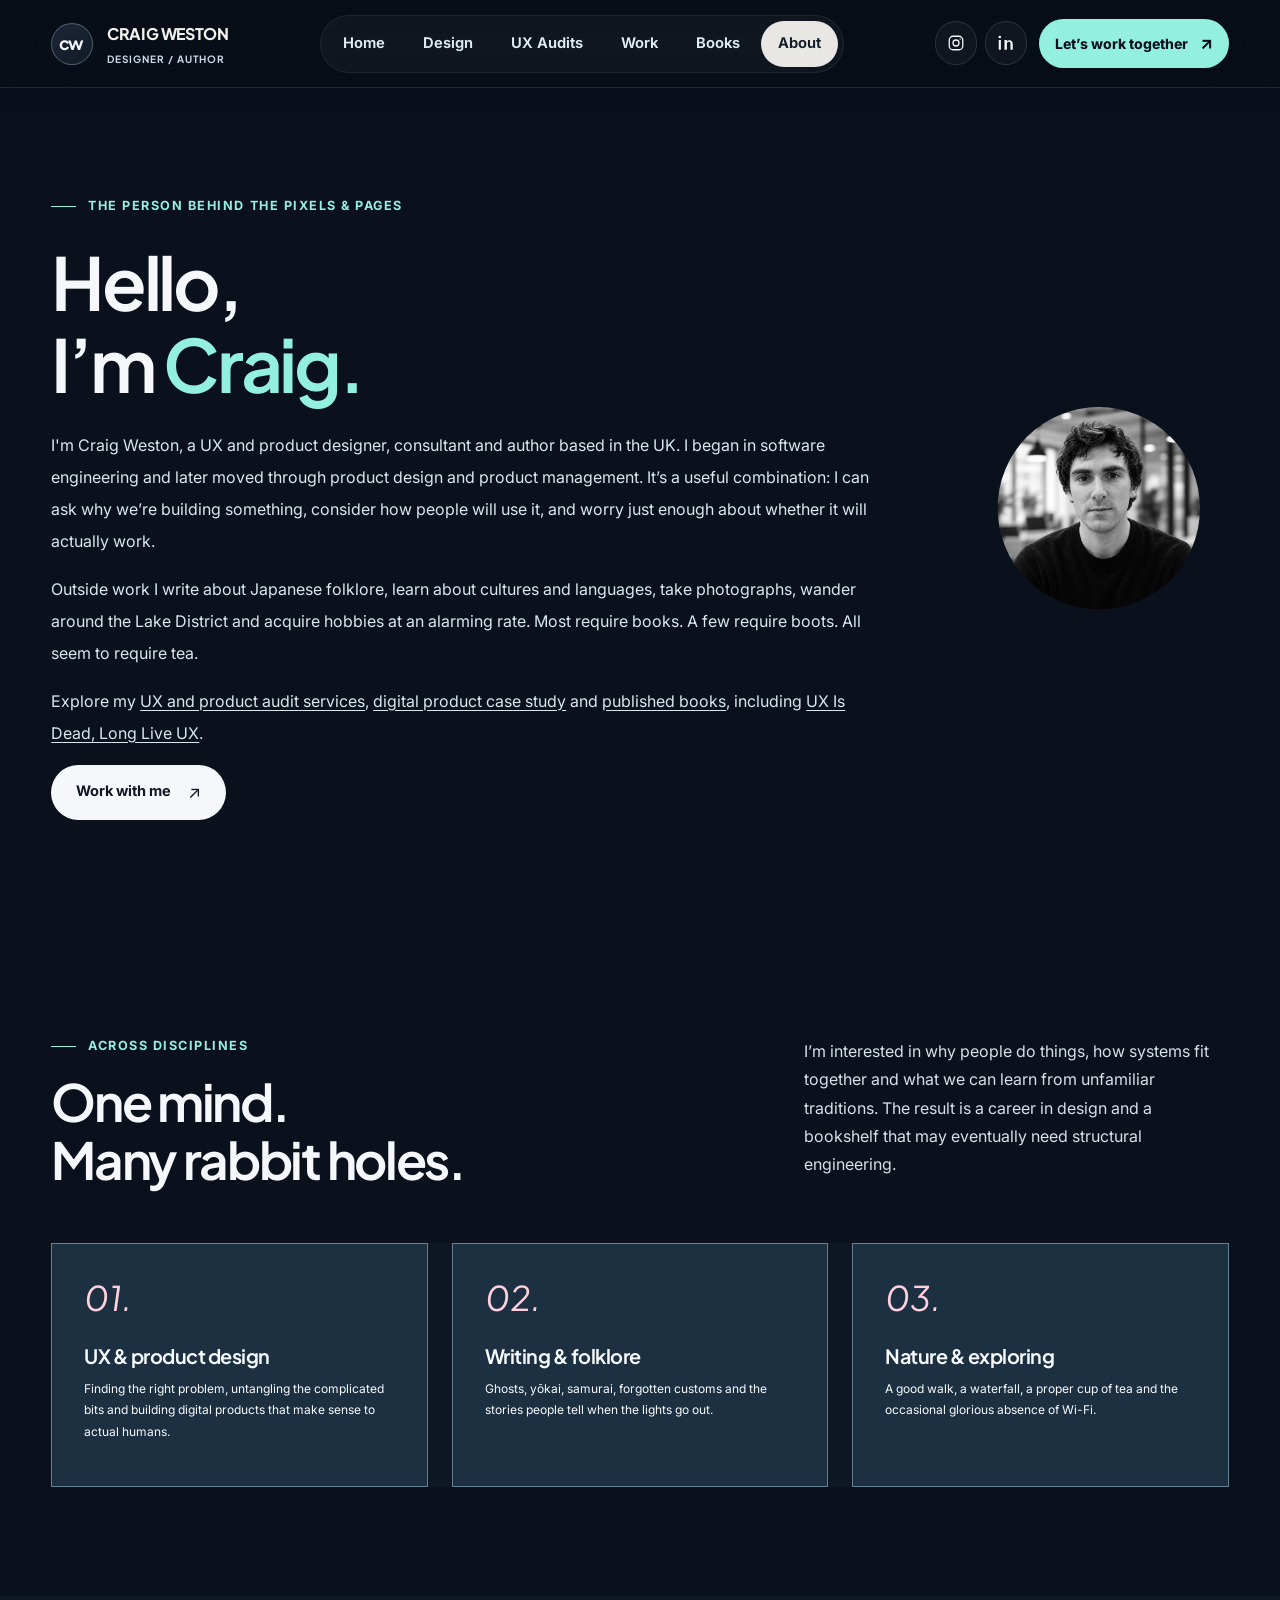
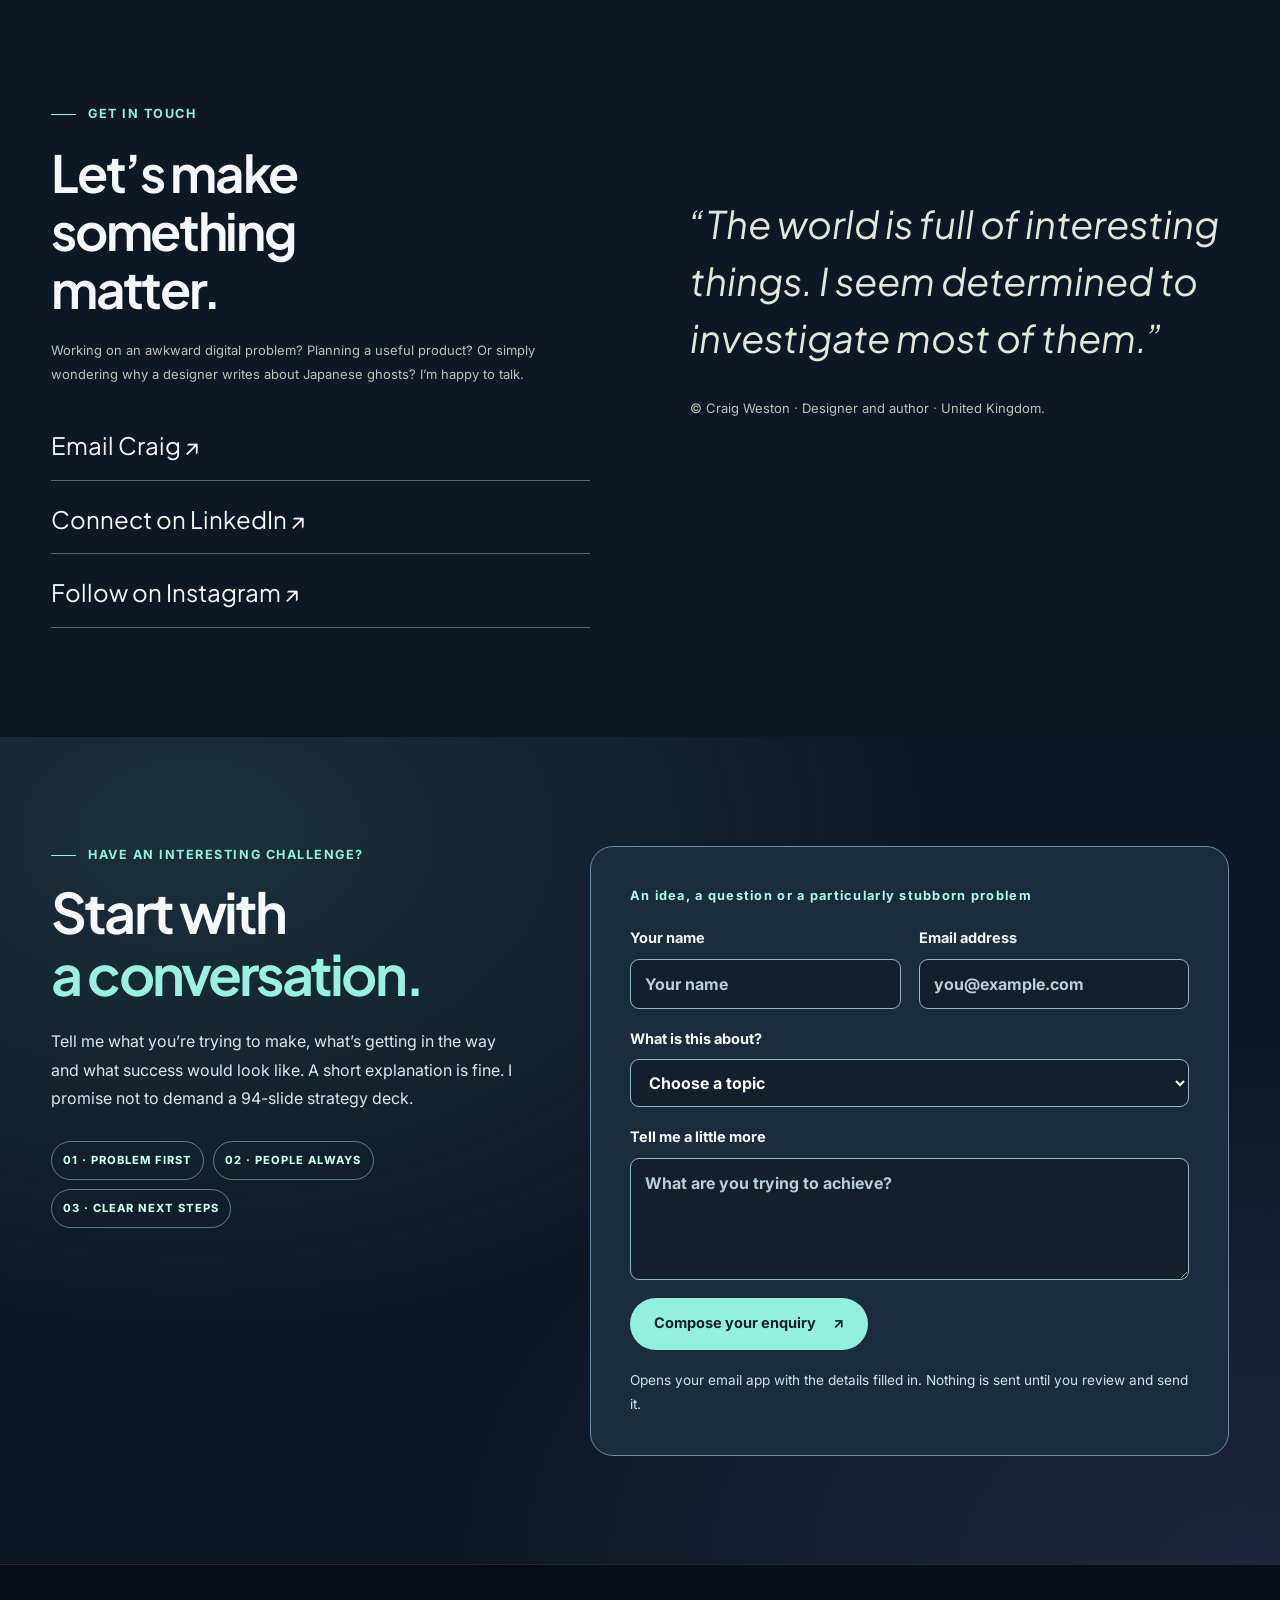
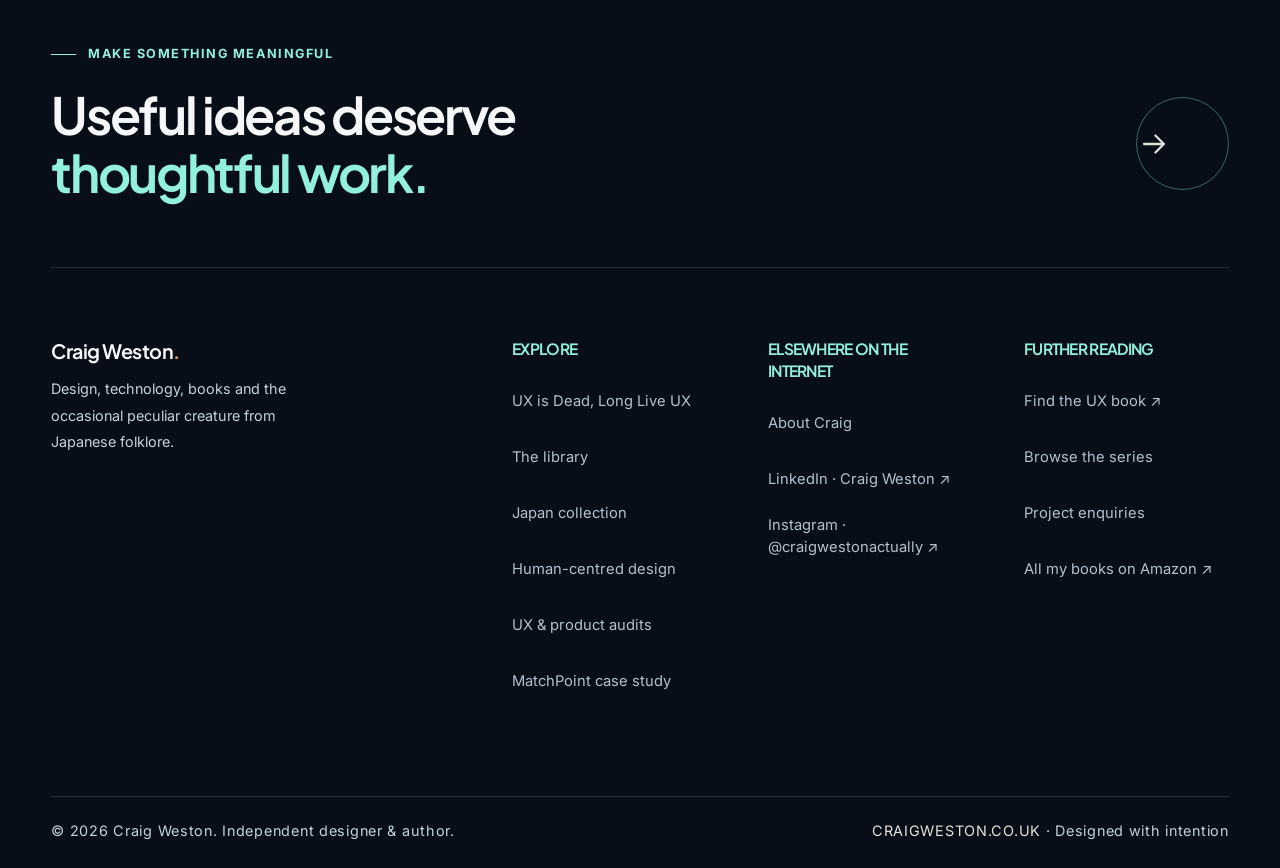
<file: public/about.html>
<!DOCTYPE html>
<html lang="en-GB"><head><meta charset="utf-8"/><meta content="width=device-width,initial-scale=1" name="viewport"/><meta content="#1c2827" name="theme-color"/><title>About Craig Weston | UX Designer, Consultant &amp; Author</title><meta content="Meet Craig Weston, UK-based UX and product designer, consultant and author. Explore his digital product work, UX audits, and books on design and Japanese folklore." name="description"/><meta content="index,follow,max-image-preview:large" name="robots"/><link href="https://craigweston.co.uk/about.html" rel="canonical"/><link href="assets/favicon.svg" rel="icon" type="image/svg+xml"/><link rel="stylesheet" href="site.min.css"/><meta content="website" property="og:type"/><meta content="Craig Weston" property="og:site_name"/><meta content="About Craig Weston | UX Designer, Consultant &amp; Author" property="og:title"/><meta content="Meet Craig Weston, UK-based UX and product designer, consultant and author. Explore his digital product work, UX audits, and books on design and Japanese folklore." property="og:description"/><meta content="https://craigweston.co.uk/about.html" property="og:url"/><meta content="https://craigweston.co.uk/assets/portrait-cutout.webp" property="og:image"/><meta content="summary_large_image" name="twitter:card"/><link href="https://fonts.googleapis.com" rel="preconnect"/><link crossorigin="anonymous" href="https://fonts.gstatic.com" rel="preconnect"/><link href="https://fonts.googleapis.com/css2?family=Inter:wght@400;500;600;700&amp;family=Plus+Jakarta+Sans:wght@400;500;600;700;800&amp;family=Noto+Sans+JP:wght@400;500;700&amp;display=swap" rel="stylesheet"/><meta name="author" content="Craig Weston"/><meta property="og:site_name" content="Craig Weston"/><meta property="og:locale" content="en_GB"/><meta property="og:image:alt" content="Portrait of Craig Weston, UX designer, consultant and author"/><meta property="og:image:width" content="720"/><meta property="og:image:height" content="720"/><meta name="twitter:title" content="About Craig Weston | UX Designer, Consultant &amp; Author"/><meta name="twitter:description" content="Meet Craig Weston, UK-based UX and product designer, consultant and author. Explore his digital product work, UX audits, and books on design and Japanese folklore."/><meta name="twitter:image" content="https://craigweston.co.uk/assets/portrait-cutout.webp"/><script type="application/ld+json">{"@context":"https://schema.org","@type":"BreadcrumbList","itemListElement":[{"@type":"ListItem","position":1,"name":"Home","item":"https://craigweston.co.uk/"},{"@type":"ListItem","position":2,"name":"About","item":"https://craigweston.co.uk/about.html"}]}</script><script type="application/ld+json">{"@context":"https://schema.org","@type":"AboutPage","name":"About Craig Weston | UX, Product Design, Writing & Books","description":"Meet Craig Weston, UK-based UX and product designer, consultant and author. Explore his digital product work, UX audits, and books on design and Japanese folklore.","url":"https://craigweston.co.uk/about.html","inLanguage":"en-GB"}</script><script type="application/ld+json">{"@context":"https://schema.org","@type":"ProfilePage","@id":"https://craigweston.co.uk/about.html#profile","url":"https://craigweston.co.uk/about.html","name":"About Craig Weston, UX designer, consultant and author","mainEntity":{"@type":"Person","@id":"https://craigweston.co.uk/#person","name":"Craig Weston","url":"https://craigweston.co.uk/","image":"https://craigweston.co.uk/assets/portrait-cutout.webp","jobTitle":"UX and Product Designer, Consultant and Author","description":"Craig Weston is a UK-based designer and author who works across UX, digital products and services, and writes books on UX and Japanese folklore.","sameAs":["https://www.linkedin.com/in/craig-weston/","https://www.instagram.com/craigwestonactually/","https://www.amazon.co.uk/stores/Craig-Weston/author/B0HLZSSBYQ/allbooks"],"knowsAbout":["UX design","Product design","Digital services","User research","UX audits","Japanese folklore"]}}</script></head><body><div class="scroll-meter" aria-hidden="true"><span id="scroll-meter-fill"></span></div><a class="skip-link" href="#main-content">Skip to main content</a><header class="site-header"><div class="header-inner"><a aria-label="Craig Weston homepage" class="brand" href="index.html"><span class="brand-mark">cw</span><span class="brand-text">CRAIG WESTON<small>DESIGNER / AUTHOR</small></span></a><nav aria-label="Primary navigation" class="nav-links" id="nav-links"><a data-nav="index.html" href="index.html">Home</a><a data-nav="design.html" href="design.html">Design</a><a data-nav="ux-audits.html" href="ux-audits.html">UX Audits</a><a data-nav="matchpoint.html" href="matchpoint.html">Work</a><a data-nav="books.html" href="books.html">Books</a><a aria-current="page" class="active" data-nav="about.html" href="about.html">About</a></nav><div class="nav-actions"><div aria-label="Social links" class="social-mini"><a aria-label="Instagram @craigwestonactually" class="social-mini-link" href="https://www.instagram.com/craigwestonactually/" rel="noopener noreferrer" target="_blank"><svg aria-hidden="true" fill="none" stroke="currentColor" stroke-linecap="round" stroke-linejoin="round" stroke-width="1.7" viewbox="0 0 24 24"><rect height="18" rx="5" width="18" x="3" y="3"></rect><circle cx="12" cy="12" r="4"></circle><path d="M17.5 6.5h.01"></path></svg></a><a aria-label="Craig Weston on LinkedIn" class="social-mini-link" href="https://www.linkedin.com/in/craig-weston/" rel="noopener noreferrer" target="_blank"><svg aria-hidden="true" fill="currentColor" viewbox="0 0 24 24"><path d="M5.2 8H2.3v13h2.9zm.2-4A1.7 1.7 0 1 0 2 4a1.7 1.7 0 0 0 3.4 0ZM21 13.4c0-3.5-1.9-5.1-4.4-5.1a3.8 3.8 0 0 0-3.4 1.9V8H10v13h3.2v-7.2c0-1.9.4-3.6 2.6-3.6s2.2 2 2.2 3.7V21H21z"></path></svg></a></div><a class="top-contact" href="about.html#contact">Let’s work together <span>↗</span></a><button aria-controls="nav-links" aria-expanded="false" aria-label="Open navigation menu" class="menu-toggle" id="menu-toggle" type="button">☰</button></div></div></header><main id="main-content" tabindex="-1"><section class="section-pad" style="background:var(--surface-1)"><div class="container about-hero-grid"><div><div class="eyebrow accent">The person behind the pixels &amp; pages</div><h1>Hello,<br/>I’m <em>Craig.</em></h1><p>I'm Craig Weston, a UX and product designer, consultant and author based in the UK. I began in software engineering and later moved through product design and product management. It’s a useful combination: I can ask why we’re building something, consider how people will use it, and worry just enough about whether it will actually work.</p><p>Outside work I write about Japanese folklore, learn about cultures and languages, take photographs, wander around the Lake District and acquire hobbies at an alarming rate. Most require books. A few require boots. All seem to require tea.</p><p>Explore my <a href="ux-audits.html"><u>UX and product audit services</u></a>, <a href="matchpoint.html"><u>digital product case study</u></a> and <a href="books.html"><u>published books</u></a>, including <a href="ux-book.html"><u>UX Is Dead, Long Live UX</u></a>.</p><a class="btn btn-dark" href="#contact">Work with me <span class="arrow">↗</span></a></div><div class="portrait-frame portrait-frame--compact"><img alt="Portrait of Craig Weston" src="assets/portrait-cutout.webp" width="720" height="720" decoding="async" loading="eager" fetchpriority="high"/></div></div></section><section class="section-pad"><div class="container"><div class="section-heading"><div><div class="eyebrow accent">Across disciplines</div><h2>One mind.<br/>Many rabbit holes.</h2></div><p>I’m interested in why people do things, how systems fit together and what we can learn from unfamiliar traditions. The result is a career in design and a bookshelf that may eventually need structural engineering.</p></div><div class="about-interests"><div class="interest"><div class="symbol">01.</div><h3>UX &amp; product design</h3><p>Finding the right problem, untangling the complicated bits and building digital products that make sense to actual humans.</p></div><div class="interest"><div class="symbol">02.</div><h3>Writing &amp; folklore</h3><p>Ghosts, yōkai, samurai, forgotten customs and the stories people tell when the lights go out.</p></div><div class="interest"><div class="symbol">03.</div><h3>Nature &amp; exploring</h3><p>A good walk, a waterfall, a proper cup of tea and the occasional glorious absence of Wi-Fi.</p></div></div></div></section><section class="section-pad contact-section" id="contact"><div class="container contact-grid"><div><div class="eyebrow">Get in touch</div><h2>Let’s make<br/>something<br/><em>matter.</em></h2><p>Working on an awkward digital problem? Planning a useful product? Or simply wondering why a designer writes about Japanese ghosts? I’m happy to talk.</p><div class="contact-links"><a href="mailto:craig.weston1@gmail.com?subject=Hello%20Craig">Email Craig ↗</a><a href="https://www.linkedin.com/in/craig-weston/" rel="noopener noreferrer" target="_blank">Connect on LinkedIn ↗</a><a href="https://www.instagram.com/craigwestonactually/" rel="noopener noreferrer" target="_blank">Follow on Instagram ↗</a></div></div><div><div class="note">“The world is full of interesting things. I seem determined to investigate most of them.”</div><p style="margin-top:30px">© Craig Weston · Designer and author · United Kingdom.</p></div></div></section>
<section class="finish-contact section-pad" id="project-enquiry" aria-labelledby="enquiry-title">
 <div class="container finish-contact-grid">
 <div><div class="eyebrow accent">HAVE AN INTERESTING CHALLENGE?</div><h2 id="enquiry-title">Start with<br><em>a conversation.</em></h2><p>Tell me what you’re trying to make, what’s getting in the way and what success would look like. A short explanation is fine. I promise not to demand a 94-slide strategy deck.</p><div class="finish-contact-mini"><span>01 · PROBLEM FIRST</span><span>02 · PEOPLE ALWAYS</span><span>03 · CLEAR NEXT STEPS</span></div></div>
 <form class="finish-enquiry-form" id="enquiry-form"><p class="finish-form-tag">An idea, a question or a particularly stubborn problem</p>
  <div class="finish-input-pair"><label>Your name<input name="name" type="text" autocomplete="name" placeholder="Your name" required maxlength="90"></label><label>Email address<input name="email" type="email" autocomplete="email" placeholder="you@example.com" required maxlength="140"></label></div>
  <label>What is this about?<select name="topic" required><option value="">Choose a topic</option><option>UX, product or service audit</option><option>UX research or design</option><option>Product strategy</option><option>Digital architecture</option><option>Book or publishing enquiry</option><option>Something else entirely</option></select></label>
  <label>Tell me a little more<textarea name="message" rows="4" placeholder="What are you trying to achieve?" required minlength="12" maxlength="1600"></textarea></label>
  <button type="submit" class="btn btn-cream">Compose your enquiry <span aria-hidden="true">↗</span></button>
  <p class="finish-form-hint">Opens your email app with the details filled in. Nothing is sent until you review and send it.</p>
 </form>
 </div>
</section></main><footer class="footer"><div class="container"><div class="footer-pre"><div><span class="eyebrow">MAKE SOMETHING MEANINGFUL</span><h2>Useful ideas deserve<br/><em>thoughtful work.</em></h2></div><a aria-label="Contact Craig Weston" class="circle-arrow" href="about.html#contact"><svg aria-hidden="true" fill="none" stroke="currentColor" stroke-linecap="round" stroke-linejoin="round" stroke-width="1.6" viewbox="0 0 24 24"><path d="M5 12h14M13 6l6 6-6 6"></path></svg></a></div><div class="footer-top"><div><h3>Craig Weston<span style="color:#d6a675">.</span></h3><p class="footer-blurb">Design, technology, books and the occasional peculiar creature from Japanese folklore.</p></div><div><h4>Explore</h4><a href="ux-book.html">UX is Dead, Long Live UX</a><a href="books.html">The library</a><a href="japan-books.html">Japan collection</a><a href="design.html">Human-centred design</a><a href="ux-audits.html">UX &amp; product audits</a><a href="matchpoint.html">MatchPoint case study</a></div><div><h4>Elsewhere on the internet</h4><a href="about.html">About Craig</a><a href="https://www.linkedin.com/in/craig-weston/" rel="noopener noreferrer" target="_blank">LinkedIn · Craig Weston ↗</a><a href="https://www.instagram.com/craigwestonactually/" rel="noopener noreferrer" target="_blank">Instagram · @craigwestonactually ↗</a></div><div><h4>Further reading</h4><a href="https://www.amazon.co.uk/dp/B0HN889S5K" rel="noopener sponsored" target="_blank">Find the UX book ↗</a><a href="japan-books.html">Browse the series</a><a href="about.html#contact">Project enquiries</a><a href="https://www.amazon.co.uk/stores/Craig-Weston/author/B0HLZSSBYQ/allbooks" rel="noopener noreferrer" target="_blank">All my books on Amazon ↗</a></div></div><div class="footer-bottom"><div>© 2026 Craig Weston. Independent designer &amp; author.</div><div><span>CRAIGWESTON.CO.UK</span> · Designed with intention</div></div></div></footer><div aria-describedby="purchase-description" aria-hidden="true" aria-labelledby="purchase-title" aria-modal="true" class="modal-backdrop" id="purchase-modal" role="dialog"><div class="modal"><button aria-label="Close dialog" class="close" data-close-modal="" type="button">×</button><div class="eyebrow">BOOKSHOP / PURCHASE OPTIONS</div><h2 id="purchase-title">Make this one yours.</h2><p id="purchase-description">Choose Amazon for an available listing, or send me a note about a direct order. No imaginary checkout queues here.</p><a class="btn btn-dark" href="https://www.amazon.co.uk/dp/B0HN889S5K" id="modal-amazon" rel="noopener sponsored" target="_blank">Purchase on Amazon <span class="arrow">↗</span></a><a class="btn btn-outline" href="mailto:craig.weston1@gmail.com?subject=Direct%20book%20order%20enquiry" id="modal-direct">Enquire about buying direct <span class="arrow">↗</span></a><span class="quiet">Payments are handled by Amazon; email enquiries are handled by me.</span></div></div><script defer="" src="script.js"></script><script src="finish.js" defer></script></body></html>
</file>
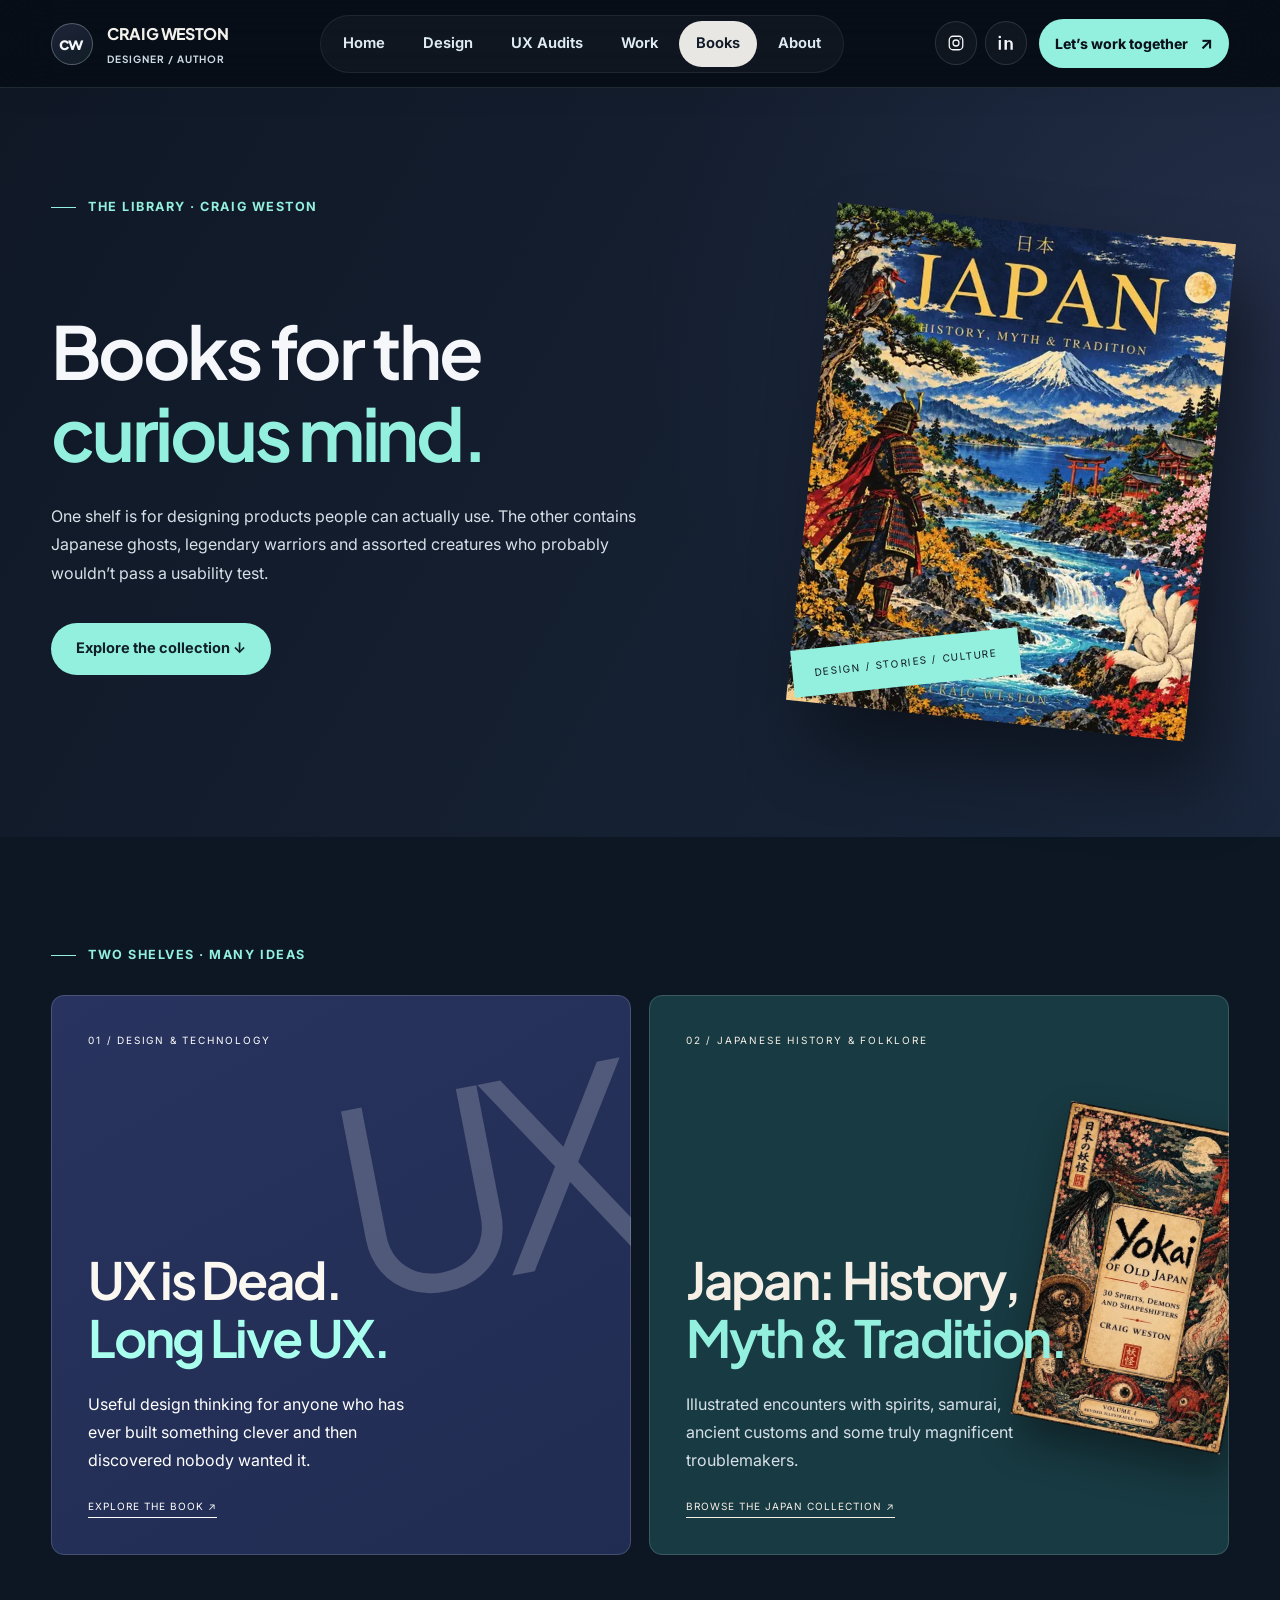
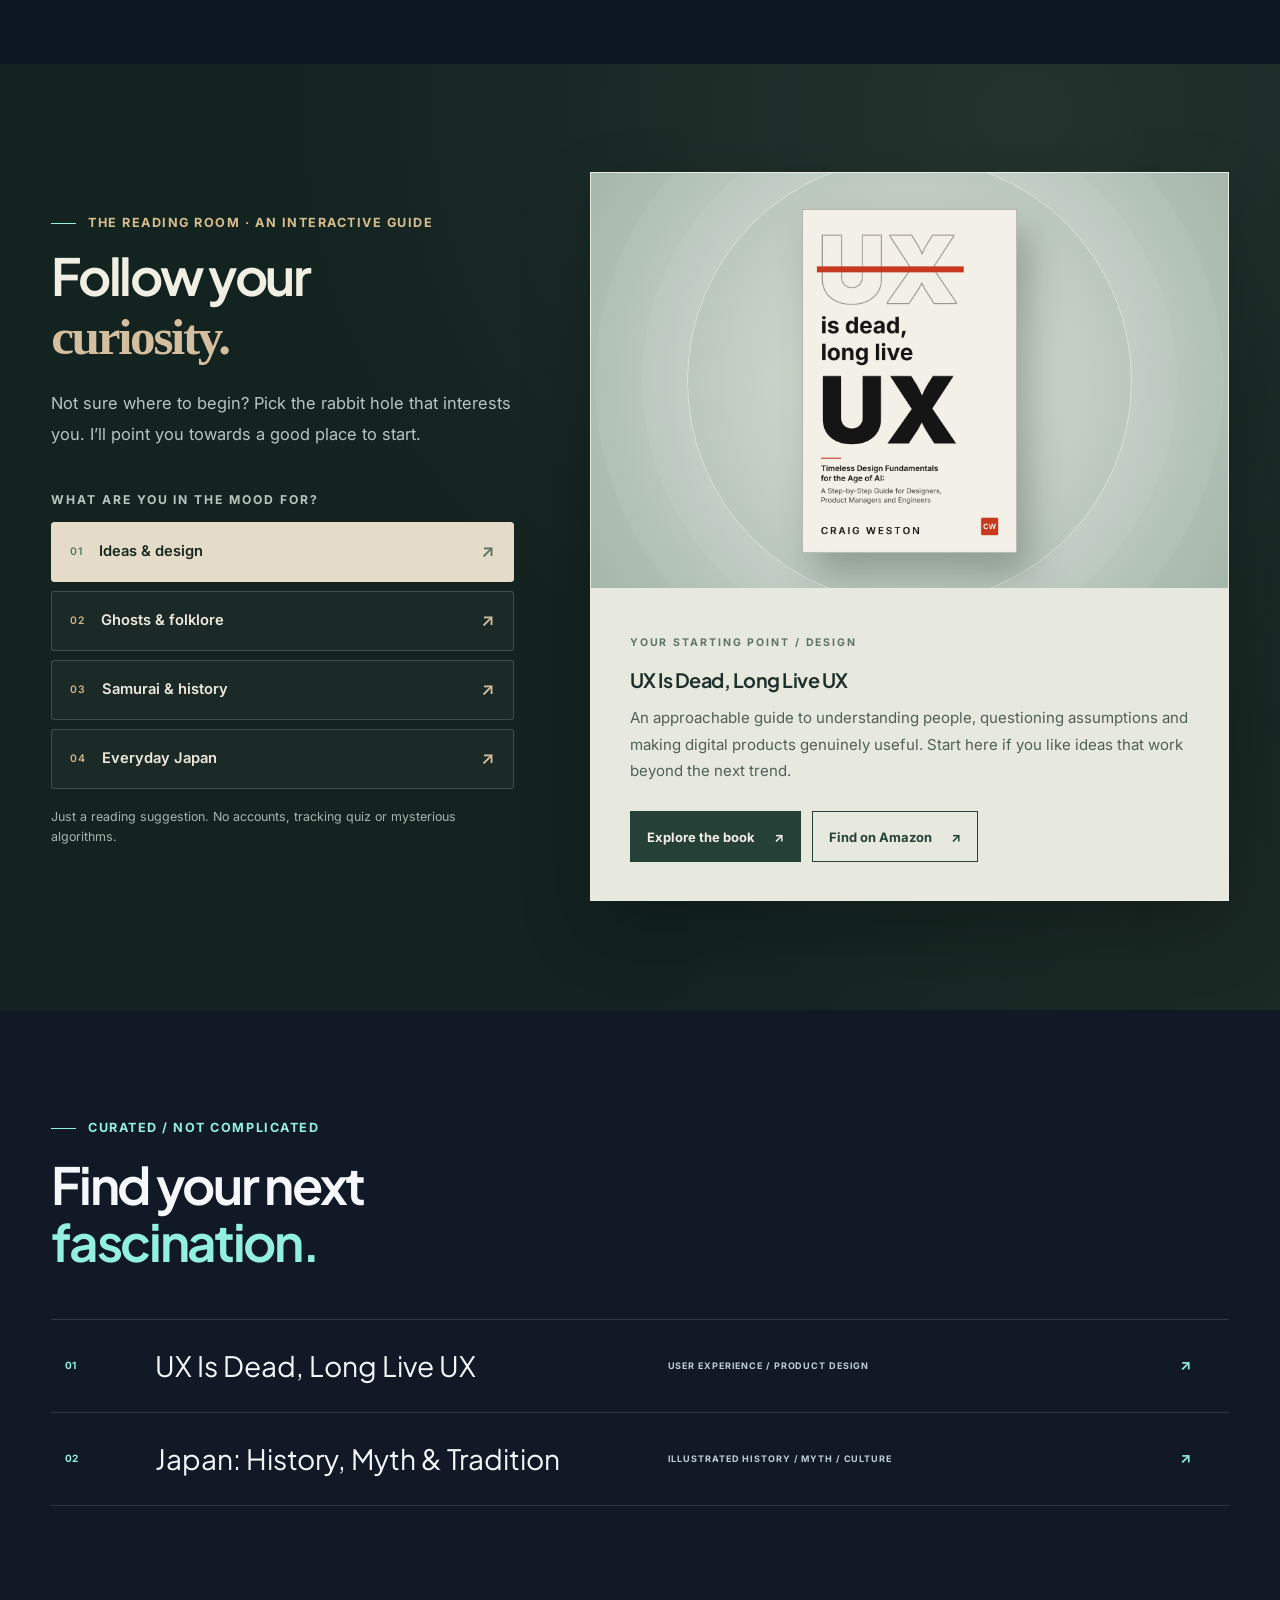
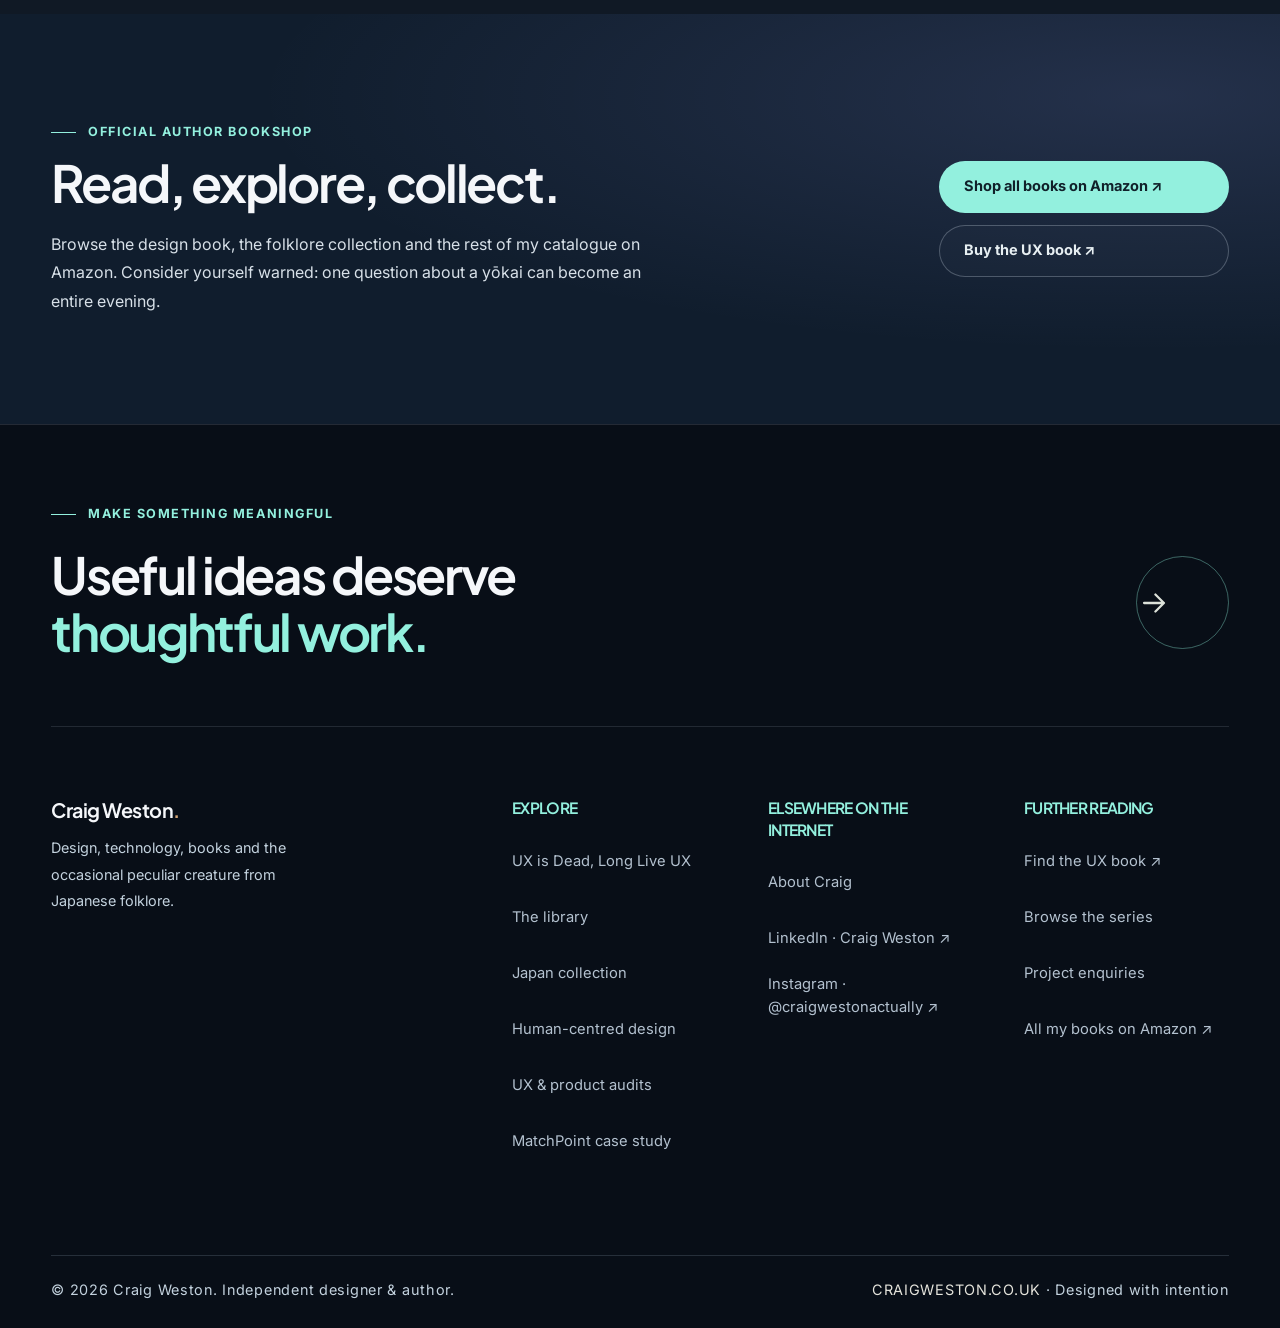
<file: public/books.html>
<!DOCTYPE html>

<html lang="en-GB"><head><meta charset="utf-8"/><meta content="width=device-width,initial-scale=1" name="viewport"/><meta content="#0a111a" name="theme-color"/><meta content="index,follow,max-image-preview:large" name="robots"/><link href="assets/favicon.svg" rel="icon" type="image/svg+xml"/><link rel="stylesheet" href="site.min.css"/><title>Books by Craig Weston | UX Design &amp; Japanese Folklore</title><meta content="Browse Craig Weston’s UX design book and the illustrated Japan: History, Myth &amp; Tradition series. Explore books on design, yōkai, samurai and Japanese culture." name="description"/><link href="https://craigweston.co.uk/books.html" rel="canonical"/><meta content="website" property="og:type"/><meta content="Books by Craig Weston | UX Design &amp; Japanese Folklore" property="og:title"/><meta content="Browse Craig Weston’s UX design book and the illustrated Japan: History, Myth &amp; Tradition series. Explore books on design, yōkai, samurai and Japanese culture." property="og:description"/><meta content="https://craigweston.co.uk/books.html" property="og:url"/><meta content="https://craigweston.co.uk/assets/japan-landscape.webp" property="og:image"/><meta content="summary_large_image" name="twitter:card"/><link href="https://fonts.googleapis.com" rel="preconnect"/><link crossorigin="anonymous" href="https://fonts.gstatic.com" rel="preconnect"/><link href="https://fonts.googleapis.com/css2?family=Inter:wght@400;500;600;700&amp;family=Plus+Jakarta+Sans:wght@400;500;600;700;800&amp;family=Noto+Sans+JP:wght@400;500;700&amp;display=swap" rel="stylesheet"/><meta name="author" content="Craig Weston"/><meta property="og:site_name" content="Craig Weston"/><meta property="og:locale" content="en_GB"/><meta property="og:image:alt" content="Books — Craig Weston"/><meta property="og:image:width" content="1024"/><meta property="og:image:height" content="1536"/><meta name="twitter:title" content="Books by Craig Weston | UX Design &amp; Japanese Folklore"/><meta name="twitter:description" content="Browse Craig Weston’s UX design book and the illustrated Japan: History, Myth &amp; Tradition series. Explore books on design, yōkai, samurai and Japanese culture."/><meta name="twitter:image" content="https://craigweston.co.uk/assets/japan-landscape.webp"/><script type="application/ld+json">{"@context":"https://schema.org","@type":"BreadcrumbList","itemListElement":[{"@type":"ListItem","position":1,"name":"Home","item":"https://craigweston.co.uk/"},{"@type":"ListItem","position":2,"name":"Books","item":"https://craigweston.co.uk/books.html"}]}</script><script type="application/ld+json">{"@context":"https://schema.org","@type":"CollectionPage","name":"Books by Craig Weston | UX Design & Japanese Folklore","url":"https://craigweston.co.uk/books.html","inLanguage":"en-GB"}</script><link href="reader-lab.css" rel="stylesheet"/></head><body><div class="scroll-meter" aria-hidden="true"><span id="scroll-meter-fill"></span></div><a class="skip-link" href="#main-content">Skip to main content</a><header class="site-header"><div class="header-inner"><a aria-label="Craig Weston homepage" class="brand" href="index.html"><span class="brand-mark">cw</span><span class="brand-text">CRAIG WESTON<small>DESIGNER / AUTHOR</small></span></a><nav aria-label="Primary navigation" class="nav-links" id="nav-links"><a class="" data-nav="index.html" href="index.html">Home</a><a data-nav="design.html" href="design.html">Design</a><a data-nav="ux-audits.html" href="ux-audits.html">UX Audits</a><a data-nav="matchpoint.html" href="matchpoint.html">Work</a><a aria-current="page" class="active" data-nav="books.html" href="books.html">Books</a><a data-nav="about.html" href="about.html">About</a></nav><div class="nav-actions"><div aria-label="Social links" class="social-mini"><a aria-label="Instagram @craigwestonactually" class="social-mini-link" href="https://www.instagram.com/craigwestonactually/" rel="noopener noreferrer" target="_blank"><svg aria-hidden="true" fill="none" stroke="currentColor" stroke-linecap="round" stroke-linejoin="round" stroke-width="1.7" viewbox="0 0 24 24"><rect height="18" rx="5" width="18" x="3" y="3"></rect><circle cx="12" cy="12" r="4"></circle><path d="M17.5 6.5h.01"></path></svg></a><a aria-label="Craig Weston on LinkedIn" class="social-mini-link" href="https://www.linkedin.com/in/craig-weston/" rel="noopener noreferrer" target="_blank"><svg aria-hidden="true" fill="currentColor" viewbox="0 0 24 24"><path d="M5.2 8H2.3v13h2.9zm.2-4A1.7 1.7 0 1 0 2 4a1.7 1.7 0 0 0 3.4 0ZM21 13.4c0-3.5-1.9-5.1-4.4-5.1a3.8 3.8 0 0 0-3.4 1.9V8H10v13h3.2v-7.2c0-1.9.4-3.6 2.6-3.6s2.2 2 2.2 3.7V21H21z"></path></svg></a></div><a class="top-contact" href="about.html#contact">Let’s work together <span>↗</span></a><button aria-controls="nav-links" aria-expanded="false" aria-label="Open navigation menu" class="menu-toggle" id="menu-toggle" type="button">☰</button></div></div></header><main id="main-content" tabindex="-1"><section class="books-page-hero"><div class="container"><div class="eyebrow">THE LIBRARY · CRAIG WESTON</div><div class="books-hero-split"><div><h1>Books for the<br/><em>curious mind.</em></h1><p>One shelf is for designing products people can actually use. The other contains Japanese ghosts, legendary warriors and assorted creatures who probably wouldn’t pass a usability test.</p><a class="btn btn-cream" href="#explore-books">Explore the collection ↓</a></div><div class="books-hero-art"><img alt="Craig Weston illustrated Japanese history, myth and tradition anthology" src="assets/japan-anthology.webp" width="1280" height="1600" decoding="async" loading="eager" fetchpriority="high" srcset="assets/japan-anthology.thumb.webp 480w, assets/japan-anthology.webp 1280w" sizes="(max-width: 640px) 80vw, 420px"/><div class="books-hero-ring">DESIGN / STORIES / CULTURE</div></div></div></div></section>
<section class="section-pad books-selector" id="explore-books"><div class="container"><div class="eyebrow accent">TWO SHELVES · MANY IDEAS</div><div class="books-bento"><a class="books-bento-card ux-bento" href="ux-book.html"><span class="bento-label">01 / DESIGN &amp; TECHNOLOGY</span><div><h2>UX is Dead.<br/><em>Long Live UX.</em></h2><p>Useful design thinking for anyone who has ever built something clever and then discovered nobody wanted it.</p><span class="bento-link">EXPLORE THE BOOK ↗</span></div><div class="bento-graphic">UX<span>.</span></div></a><a class="books-bento-card japan-bento" href="japan-books.html"><span class="bento-label">02 / JAPANESE HISTORY &amp; FOLKLORE</span><div><h2>Japan: History,<br/><em>Myth &amp; Tradition.</em></h2><p>Illustrated encounters with spirits, samurai, ancient customs and some truly magnificent troublemakers.</p><span class="bento-link">BROWSE THE JAPAN COLLECTION ↗</span></div><img alt="Cover of Yokai of Old Japan, Volume 1" src="assets/yokai-1.webp" width="950" height="1425" decoding="async" loading="lazy" srcset="assets/yokai-1.thumb.webp 480w, assets/yokai-1.webp 950w" sizes="(max-width: 640px) 80vw, 420px"/></a></div></div></section>

<section class="reader-lab section-pad" id="reading-guide" aria-labelledby="reader-lab-title">
 <div class="container reader-lab__inner">
  <div class="reader-lab__intro">
   <span class="eyebrow reader-lab__eyebrow">THE READING ROOM · AN INTERACTIVE GUIDE</span>
   <h2 id="reader-lab-title">Follow your<br><em>curiosity.</em></h2>
   <p>Not sure where to begin? Pick the rabbit hole that interests you. I’ll point you towards a good place to start.</p>
   <p class="reader-lab__prompt" id="reader-lab-prompt">What are you in the mood for?</p>
   <div class="reader-lab__choices" role="group" aria-labelledby="reader-lab-prompt">
    <button type="button" class="reader-choice is-selected" aria-pressed="true" data-reader-topic="design"><span aria-hidden="true">01</span> Ideas &amp; design <span aria-hidden="true">↗</span></button>
    <button type="button" class="reader-choice" aria-pressed="false" data-reader-topic="spirits"><span aria-hidden="true">02</span> Ghosts &amp; folklore <span aria-hidden="true">↗</span></button>
    <button type="button" class="reader-choice" aria-pressed="false" data-reader-topic="warriors"><span aria-hidden="true">03</span> Samurai &amp; history <span aria-hidden="true">↗</span></button>
    <button type="button" class="reader-choice" aria-pressed="false" data-reader-topic="culture"><span aria-hidden="true">04</span> Everyday Japan <span aria-hidden="true">↗</span></button>
   </div>
   <p class="reader-lab__quiet">Just a reading suggestion. No accounts, tracking quiz or mysterious algorithms.</p>
  </div>
  <div class="reader-lab__result">
   <div class="reader-lab__art"><div class="reader-lab__halo" aria-hidden="true"></div><img id="reader-cover" src="assets/ux-is-dead-long-live-ux.webp" alt="Cover artwork representing UX Is Dead, Long Live UX" width="1280" height="2048" loading="lazy" decoding="async"></div>
   <div class="reader-lab__details" aria-live="polite" aria-atomic="true">
    <span class="reader-lab__kicker" id="reader-kicker">YOUR STARTING POINT / DESIGN</span>
    <h3 id="reader-title">UX Is Dead, Long Live UX</h3>
    <p id="reader-description">An approachable guide to understanding people, questioning assumptions and making digital products genuinely useful. Start here if you like ideas that work beyond the next trend.</p>
    <div class="reader-lab__actions"><a id="reader-deep-link" class="reader-lab__primary" href="ux-book.html">Explore the book <span aria-hidden="true">↗</span></a><a id="reader-buy-link" class="reader-lab__secondary" href="https://www.amazon.co.uk/dp/B0HN889S5K" target="_blank" rel="noopener noreferrer">Find on Amazon <span aria-hidden="true">↗</span></a></div>
   </div>
  </div>
 </div>
</section>
<section class="section-pad shelf-index"><div class="container"><div class="eyebrow accent">CURATED / NOT COMPLICATED</div><h2>Find your next<br/><em>fascination.</em></h2><div class="shelf-links"><a href="ux-book.html"><span>01</span><strong>UX Is Dead, Long Live UX</strong><small>USER EXPERIENCE / PRODUCT DESIGN</small><b>↗</b></a><a href="japan-books.html"><span>02</span><strong>Japan: History, Myth &amp; Tradition</strong><small>ILLUSTRATED HISTORY / MYTH / CULTURE</small><b>↗</b></a></div></div></section><section aria-labelledby="shop-title" class="bookshop-hub section-pad"><div class="container"><div class="bookshop-hub-inner"><div><div class="eyebrow accent">OFFICIAL AUTHOR BOOKSHOP</div><h2 id="shop-title">Read, explore, collect.</h2><p>Browse the design book, the folklore collection and the rest of my catalogue on Amazon. Consider yourself warned: one question about a yōkai can become an entire evening.</p></div><div class="bookshop-hub-actions"><a class="btn btn-cream" href="https://www.amazon.co.uk/stores/Craig-Weston/author/B0HLZSSBYQ/allbooks" rel="noopener noreferrer" target="_blank">Shop all books on Amazon ↗</a><a class="btn btn-outline" href="https://www.amazon.co.uk/dp/B0HN889S5K" rel="noopener noreferrer" target="_blank">Buy the UX book ↗</a></div></div></div></section></main><footer class="footer"><div class="container"><div class="footer-pre"><div><span class="eyebrow">MAKE SOMETHING MEANINGFUL</span><h2>Useful ideas deserve<br/><em>thoughtful work.</em></h2></div><a aria-label="Contact Craig Weston" class="circle-arrow" href="about.html#contact"><svg aria-hidden="true" fill="none" stroke="currentColor" stroke-linecap="round" stroke-linejoin="round" stroke-width="1.6" viewbox="0 0 24 24"><path d="M5 12h14M13 6l6 6-6 6"></path></svg></a></div><div class="footer-top"><div><h3>Craig Weston<span style="color:#d6a675">.</span></h3><p class="footer-blurb">Design, technology, books and the occasional peculiar creature from Japanese folklore.</p></div><div><h4>Explore</h4><a href="ux-book.html">UX is Dead, Long Live UX</a><a href="books.html">The library</a><a href="japan-books.html">Japan collection</a><a href="design.html">Human-centred design</a><a href="ux-audits.html">UX &amp; product audits</a><a href="matchpoint.html">MatchPoint case study</a></div><div><h4>Elsewhere on the internet</h4><a href="about.html">About Craig</a><a href="https://www.linkedin.com/in/craig-weston/" rel="noopener noreferrer" target="_blank">LinkedIn · Craig Weston ↗</a><a href="https://www.instagram.com/craigwestonactually/" rel="noopener noreferrer" target="_blank">Instagram · @craigwestonactually ↗</a></div><div><h4>Further reading</h4><a href="https://www.amazon.co.uk/dp/B0HN889S5K" rel="noopener sponsored" target="_blank">Find the UX book ↗</a><a href="japan-books.html">Browse the series</a><a href="about.html#contact">Project enquiries</a><a href="https://www.amazon.co.uk/stores/Craig-Weston/author/B0HLZSSBYQ/allbooks" rel="noopener noreferrer" target="_blank">All my books on Amazon ↗</a></div></div><div class="footer-bottom"><div>© 2026 Craig Weston. Independent designer &amp; author.</div><div><span>CRAIGWESTON.CO.UK</span> · Designed with intention</div></div></div></footer><div aria-describedby="purchase-description" aria-hidden="true" aria-labelledby="purchase-title" aria-modal="true" class="modal-backdrop" id="purchase-modal" role="dialog"><div class="modal"><button aria-label="Close dialog" class="close" data-close-modal="" type="button">×</button><div class="eyebrow">BOOKSHOP / PURCHASE OPTIONS</div><h2 id="purchase-title">Make this one yours.</h2><p id="purchase-description">Choose Amazon for an available listing, or send me a note about a direct order. No imaginary checkout queues here.</p><a class="btn btn-dark" href="https://www.amazon.co.uk/dp/B0HN889S5K" id="modal-amazon" rel="noopener sponsored" target="_blank">Purchase on Amazon <span class="arrow">↗</span></a><a class="btn btn-outline" href="mailto:craig.weston1@gmail.com?subject=Direct%20book%20order%20enquiry" id="modal-direct">Enquire about buying direct <span class="arrow">↗</span></a><span class="quiet">Payments are handled by Amazon; email enquiries are handled by me.</span></div></div><script defer="" src="script.js"></script><script src="finish.js" defer></script><script src="reader-lab.js" defer></script></body></html>
</file>
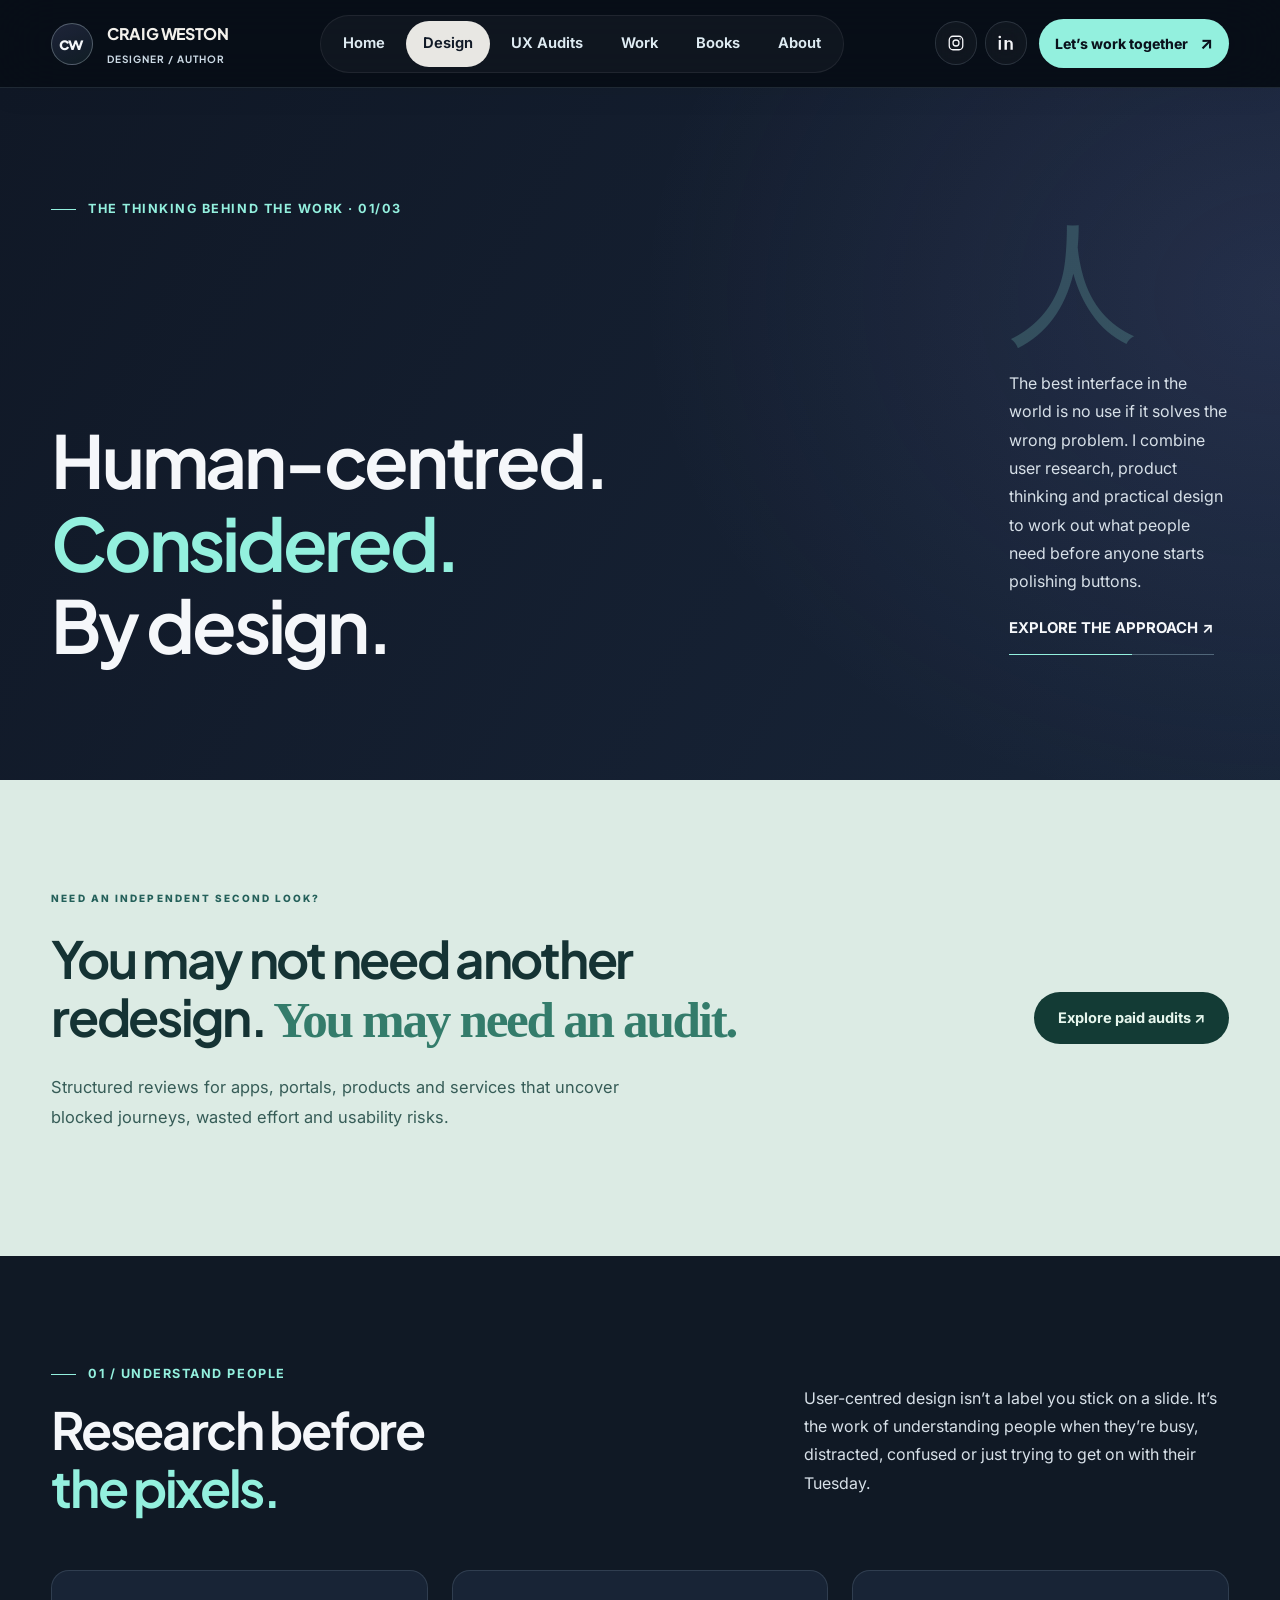
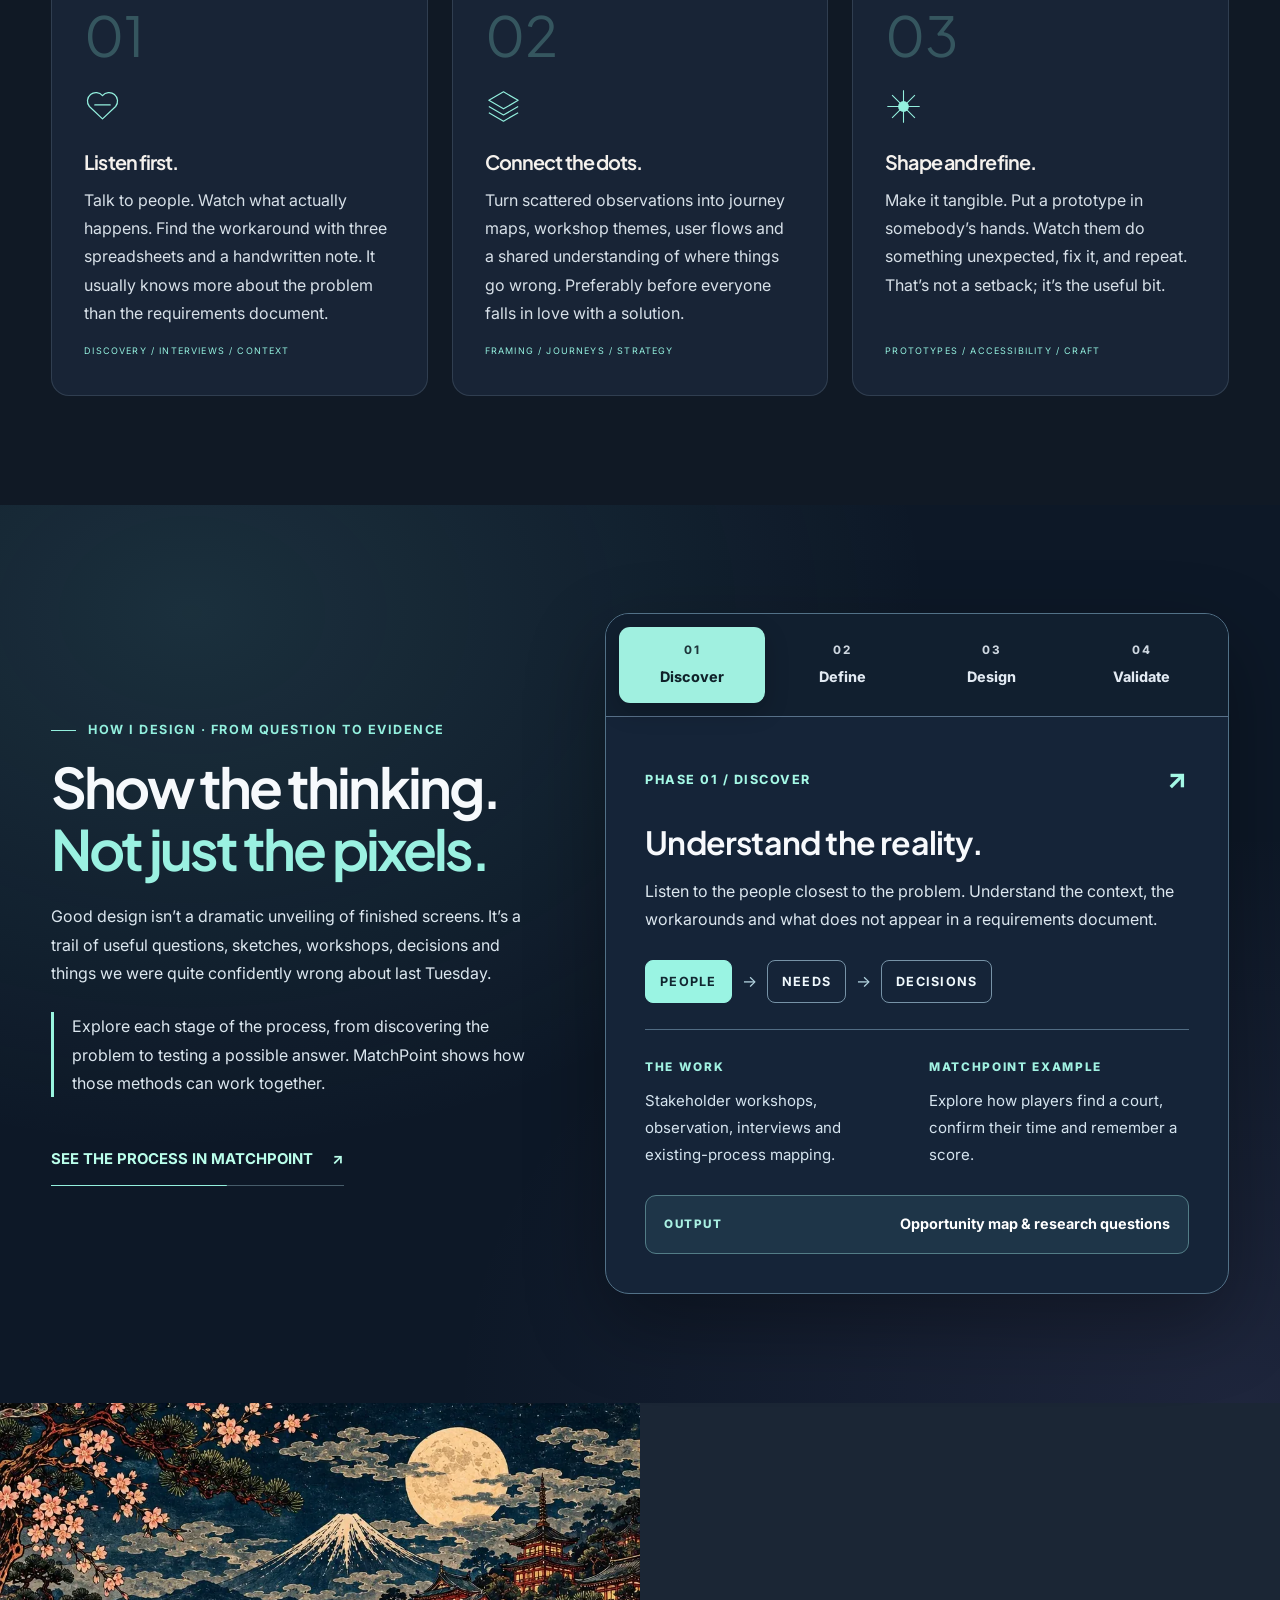
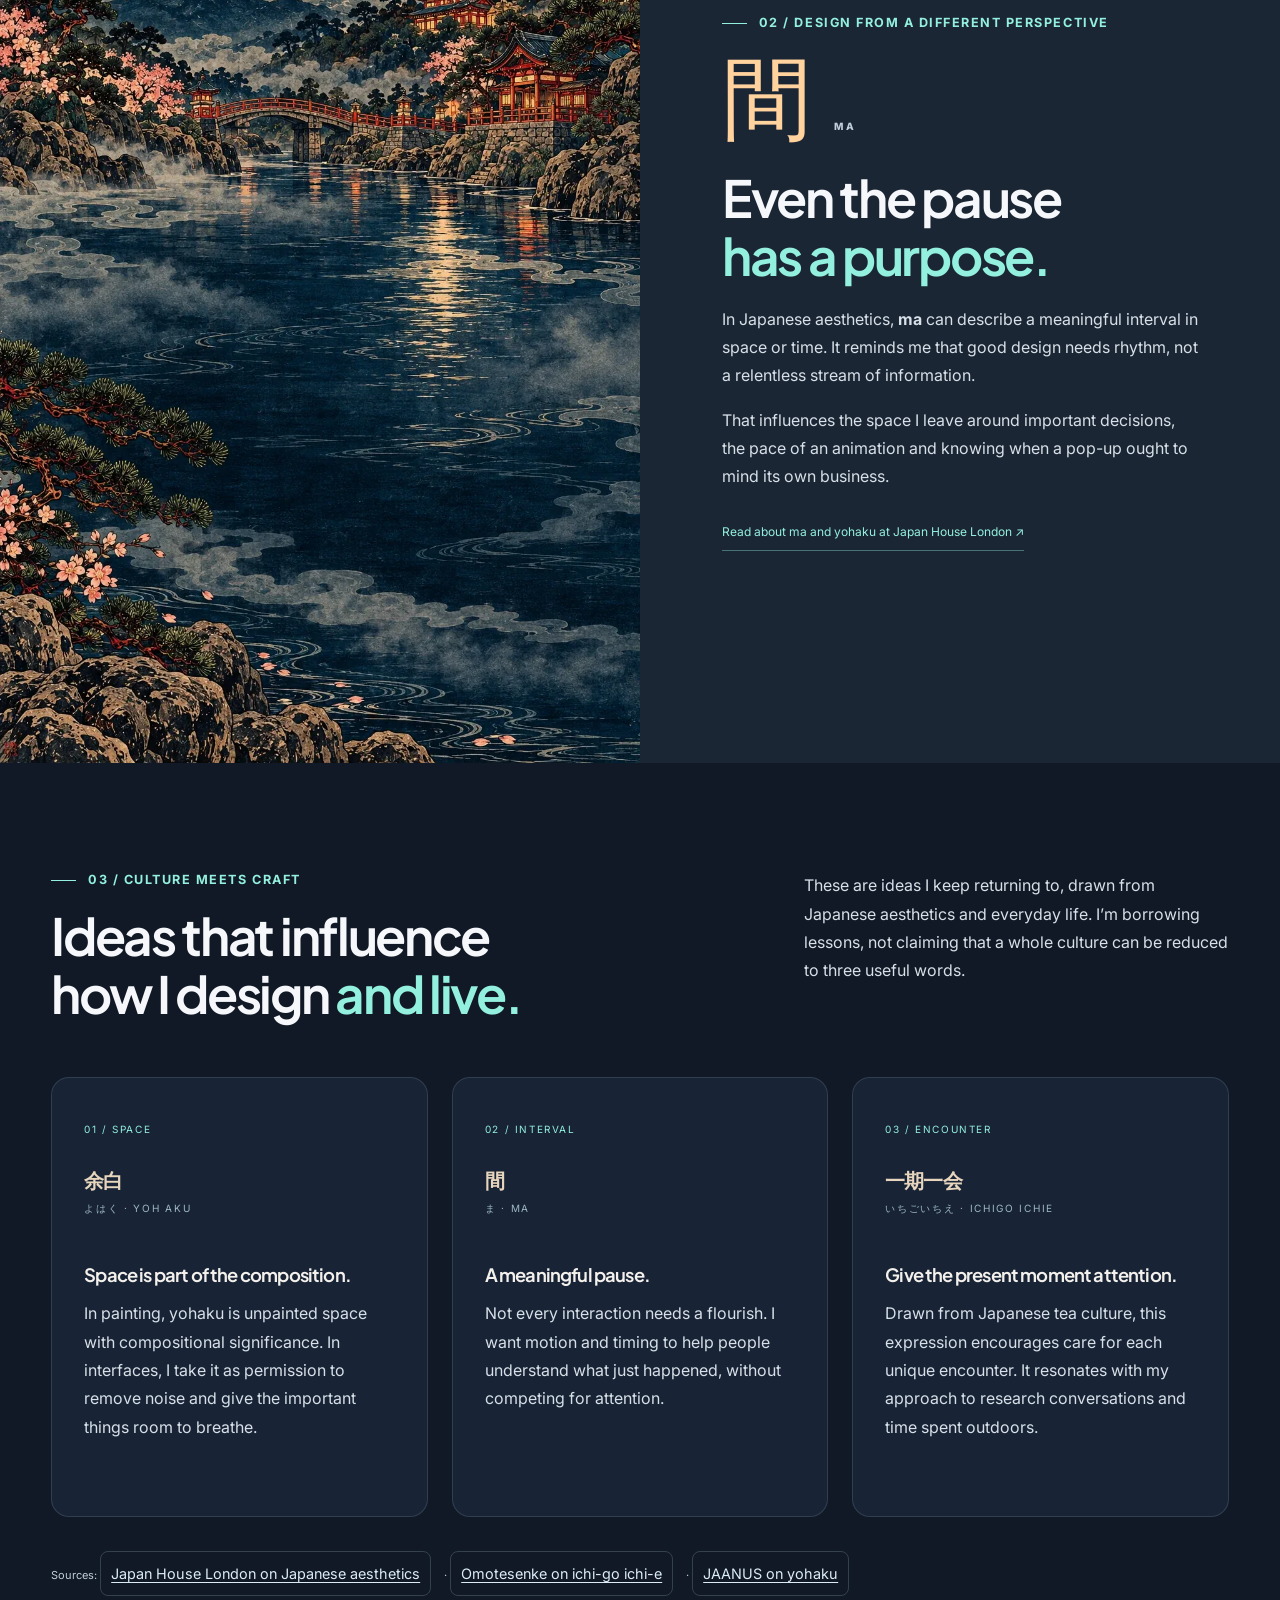
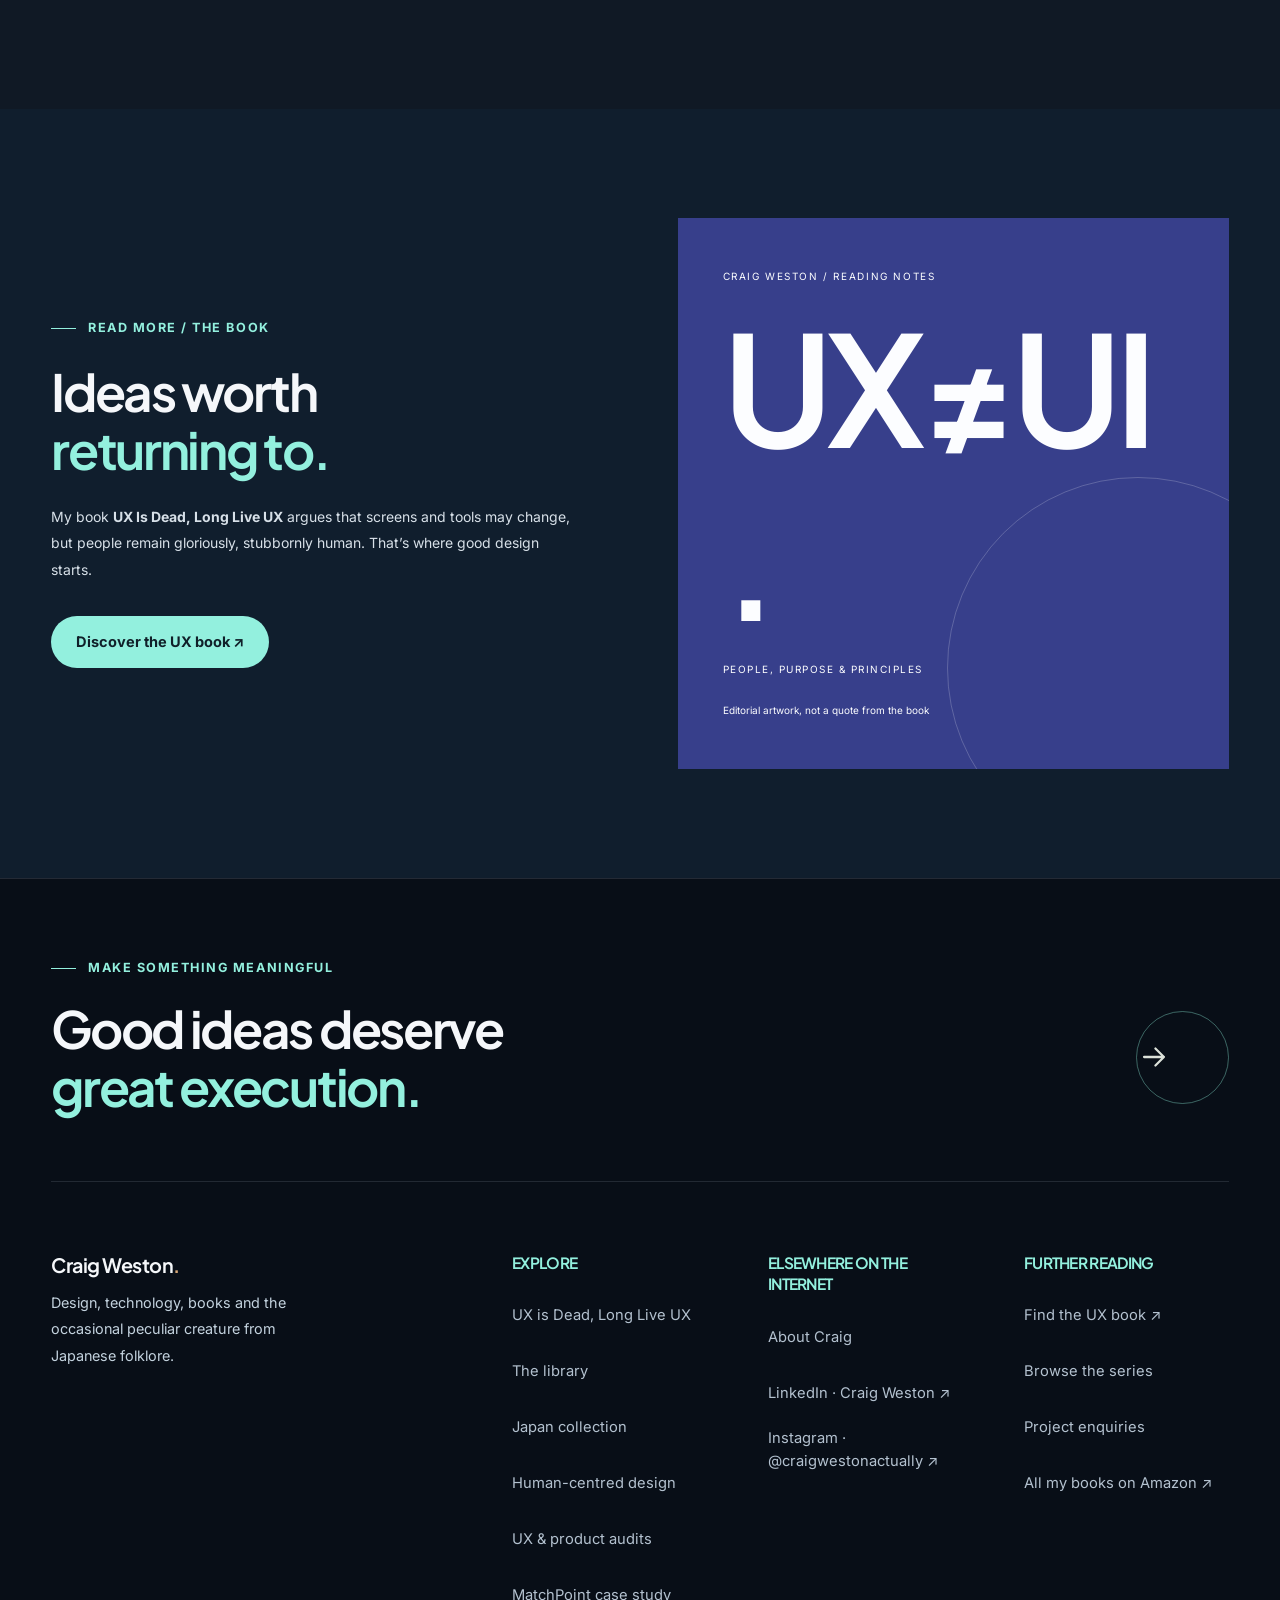
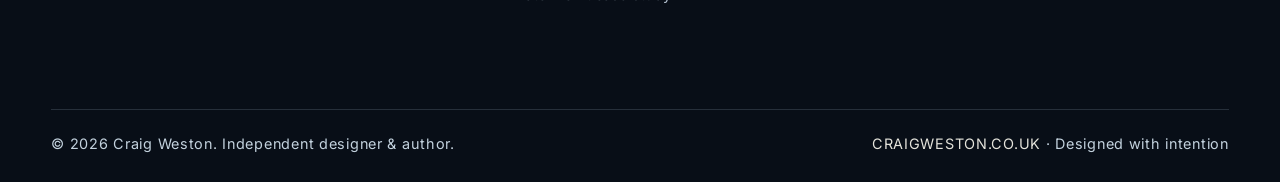
<file: public/design.html>
<!DOCTYPE html>
<html lang="en-GB"><head><meta charset="utf-8"/><meta content="width=device-width,initial-scale=1" name="viewport"/><meta content="#0a111a" name="theme-color"/><meta content="index,follow,max-image-preview:large" name="robots"/><link href="assets/favicon.svg" rel="icon" type="image/svg+xml"/><link rel="stylesheet" href="site.min.css"/><link rel="stylesheet" href="audit-service.css"/><title>Human-Centred UX Design &amp; Japanese Design Influence | Craig Weston</title><meta content="Explore Craig Weston’s human-centred UX design philosophy, product discovery process, and how Japanese aesthetics influence his approach to technology and life." name="description"/><link href="https://craigweston.co.uk/design.html" rel="canonical"/><meta content="website" property="og:type"/><meta content="Human-Centred UX Design &amp; Japanese Design Influence | Craig Weston" property="og:title"/><meta content="Explore Craig Weston’s human-centred UX design philosophy, product discovery process, and how Japanese aesthetics influence his approach to technology and life." property="og:description"/><meta content="https://craigweston.co.uk/design.html" property="og:url"/><meta content="https://craigweston.co.uk/assets/japan-landscape.webp" property="og:image"/><meta content="summary_large_image" name="twitter:card"/><link href="https://fonts.googleapis.com" rel="preconnect"/><link crossorigin="anonymous" href="https://fonts.gstatic.com" rel="preconnect"/><link href="https://fonts.googleapis.com/css2?family=Inter:wght@400;500;600;700&amp;family=Plus+Jakarta+Sans:wght@400;500;600;700;800&amp;family=Noto+Sans+JP:wght@400;500;700&amp;display=swap" rel="stylesheet"/><meta name="author" content="Craig Weston"/><meta property="og:site_name" content="Craig Weston"/><meta property="og:locale" content="en_GB"/><meta property="og:image:alt" content="Human-centred design — Craig Weston"/><meta property="og:image:width" content="1024"/><meta property="og:image:height" content="1536"/><meta name="twitter:title" content="Human-Centred UX Design &amp; Japanese Design Influence | Craig Weston"/><meta name="twitter:description" content="Explore Craig Weston’s human-centred UX design philosophy, product discovery process, and how Japanese aesthetics influence his approach to technology and life."/><meta name="twitter:image" content="https://craigweston.co.uk/assets/japan-landscape.webp"/><script type="application/ld+json">{"@context":"https://schema.org","@type":"BreadcrumbList","itemListElement":[{"@type":"ListItem","position":1,"name":"Home","item":"https://craigweston.co.uk/"},{"@type":"ListItem","position":2,"name":"Human-centred design","item":"https://craigweston.co.uk/design.html"}]}</script><script type="application/ld+json">{"@context":"https://schema.org","@type":"WebPage","name":"Human-Centred UX Design & Japanese Design Influence | Craig Weston","description":"Explore Craig Weston’s human-centred UX design philosophy, product discovery process, and how Japanese aesthetics influence his approach to technology and life.","url":"https://craigweston.co.uk/design.html","about":["Human-centred design","UX research","Japanese design principles"],"inLanguage":"en-GB"}</script></head><body><div class="scroll-meter" aria-hidden="true"><span id="scroll-meter-fill"></span></div><a class="skip-link" href="#main-content">Skip to main content</a><header class="site-header"><div class="header-inner"><a aria-label="Craig Weston homepage" class="brand" href="index.html"><span class="brand-mark">cw</span><span class="brand-text">CRAIG WESTON<small>DESIGNER / AUTHOR</small></span></a><nav aria-label="Primary navigation" class="nav-links" id="nav-links"><a class="" data-nav="index.html" href="index.html">Home</a><a aria-current="page" class="active" data-nav="design.html" href="design.html">Design</a><a data-nav="ux-audits.html" href="ux-audits.html">UX Audits</a><a data-nav="matchpoint.html" href="matchpoint.html">Work</a><a data-nav="books.html" href="books.html">Books</a><a data-nav="about.html" href="about.html">About</a></nav><div class="nav-actions"><div aria-label="Social links" class="social-mini"><a aria-label="Instagram @craigwestonactually" class="social-mini-link" href="https://www.instagram.com/craigwestonactually/" rel="noopener noreferrer" target="_blank"><svg aria-hidden="true" fill="none" stroke="currentColor" stroke-linecap="round" stroke-linejoin="round" stroke-width="1.7" viewbox="0 0 24 24"><rect height="18" rx="5" width="18" x="3" y="3"></rect><circle cx="12" cy="12" r="4"></circle><path d="M17.5 6.5h.01"></path></svg></a><a aria-label="Craig Weston on LinkedIn" class="social-mini-link" href="https://www.linkedin.com/in/craig-weston/" rel="noopener noreferrer" target="_blank"><svg aria-hidden="true" fill="currentColor" viewbox="0 0 24 24"><path d="M5.2 8H2.3v13h2.9zm.2-4A1.7 1.7 0 1 0 2 4a1.7 1.7 0 0 0 3.4 0ZM21 13.4c0-3.5-1.9-5.1-4.4-5.1a3.8 3.8 0 0 0-3.4 1.9V8H10v13h3.2v-7.2c0-1.9.4-3.6 2.6-3.6s2.2 2 2.2 3.7V21H21z"></path></svg></a></div><a class="top-contact" href="about.html#contact">Let’s work together <span>↗</span></a><button aria-controls="nav-links" aria-expanded="false" aria-label="Open navigation menu" class="menu-toggle" id="menu-toggle" type="button">☰</button></div></div></header><main id="main-content" tabindex="-1"><section class="studio-page-hero"><div class="container"><div class="eyebrow">THE THINKING BEHIND THE WORK · 01/03</div><div class="studio-page-hero-grid"><div><h1>Human-centred.<br/><em>Considered.</em><br/>By design.</h1></div><div class="studio-hero-aside"><div aria-hidden="true" class="japanese-decoration">人</div><p>The best interface in the world is no use if it solves the wrong problem. I combine user research, product thinking and practical design to work out what people need before anyone starts polishing buttons.</p><a class="text-link" href="#research">EXPLORE THE APPROACH ↗</a></div></div></div></section>
<section class="audit-design-nudge" aria-labelledby="design-audit-title"><div class="container"><div><span class="audit-overline">NEED AN INDEPENDENT SECOND LOOK?</span><h2 id="design-audit-title">You may not need another redesign. <em>You may need an audit.</em></h2><p>Structured reviews for apps, portals, products and services that uncover blocked journeys, wasted effort and usability risks.</p></div><a class="btn btn-dark" href="ux-audits.html">Explore paid audits ↗</a></div></section>
<section class="section-pad design-method" id="research"><div class="container"><div class="eyebrow accent">01 / UNDERSTAND PEOPLE</div><div class="section-heading"><h2>Research before<br/><em>the pixels.</em></h2><p>User-centred design isn’t a label you stick on a slide. It’s the work of understanding people when they’re busy, distracted, confused or just trying to get on with their Tuesday.</p></div><div class="approach-grid"><article class="approach-card"><div class="approach-number">01</div><div class="approach-icon"><svg aria-hidden="true" fill="none" stroke="currentColor" stroke-linecap="round" stroke-linejoin="round" stroke-width="1.6" viewbox="0 0 48 48"><path d="M24 40 7 24a11 11 0 0 1 17-14 11 11 0 0 1 17 14L24 40Z"></path><path d="M14 22h20"></path></svg></div><h3>Listen first.</h3><p>Talk to people. Watch what actually happens. Find the workaround with three spreadsheets and a handwritten note. It usually knows more about the problem than the requirements document.</p><span>DISCOVERY / INTERVIEWS / CONTEXT</span></article><article class="approach-card"><div class="approach-number">02</div><div class="approach-icon"><svg aria-hidden="true" fill="none" stroke="currentColor" stroke-linejoin="round" stroke-width="1.5" viewbox="0 0 48 48"><path d="m24 5 19 11-19 11L5 16 24 5Zm-19 19 19 11 19-11M5 32l19 11 19-11"></path></svg></div><h3>Connect the dots.</h3><p>Turn scattered observations into journey maps, workshop themes, user flows and a shared understanding of where things go wrong. Preferably before everyone falls in love with a solution.</p><span>FRAMING / JOURNEYS / STRATEGY</span></article><article class="approach-card"><div class="approach-number">03</div><div class="approach-icon"><svg aria-hidden="true" fill="none" stroke="currentColor" stroke-width="1.4" viewbox="0 0 48 48"><path d="M24 3v42M3 24h42M9.2 9.2l29.6 29.6M38.8 9.2 9.2 38.8"></path><circle cx="24" cy="24" fill="currentColor" r="7" stroke="none"></circle></svg></div><h3>Shape and refine.</h3><p>Make it tangible. Put a prototype in somebody’s hands. Watch them do something unexpected, fix it, and repeat. That’s not a setback; it’s the useful bit.</p><span>PROTOTYPES / ACCESSIBILITY / CRAFT</span></article></div></div></section>

<section class="finish-method section-pad" id="method" aria-labelledby="method-title">
 <div class="container finish-method-grid">
  <div class="finish-method-intro">
   <div class="eyebrow accent">HOW I DESIGN · FROM QUESTION TO EVIDENCE</div>
   <h2 id="method-title">Show the thinking.<br><em>Not just the pixels.</em></h2>
   <p>Good design isn’t a dramatic unveiling of finished screens. It’s a trail of useful questions, sketches, workshops, decisions and things we were quite confidently wrong about last Tuesday.</p>
   <p class="finish-note">Explore each stage of the process, from discovering the problem to testing a possible answer. MatchPoint shows how those methods can work together.</p>
   <a href="matchpoint.html#discovery" class="text-link">SEE THE PROCESS IN MATCHPOINT <span aria-hidden="true">↗</span></a>
  </div>
  <div class="finish-method-explorer" data-method-explorer>
   <div class="finish-method-tabs" role="tablist" aria-label="Explore the design process">
    <button type="button" role="tab" id="method-tab-0" aria-controls="method-panel" aria-selected="true" tabindex="0" data-phase="0"><span>01</span> Discover</button>
    <button type="button" role="tab" id="method-tab-1" aria-controls="method-panel" aria-selected="false" tabindex="-1" data-phase="1"><span>02</span> Define</button>
    <button type="button" role="tab" id="method-tab-2" aria-controls="method-panel" aria-selected="false" tabindex="-1" data-phase="2"><span>03</span> Design</button>
    <button type="button" role="tab" id="method-tab-3" aria-controls="method-panel" aria-selected="false" tabindex="-1" data-phase="3"><span>04</span> Validate</button>
   </div>
   <div class="finish-method-panel" id="method-panel" role="tabpanel" aria-labelledby="method-tab-0" tabindex="0">
    <div class="finish-phase-top"><span id="phase-index">PHASE 01 / DISCOVER</span><span aria-hidden="true">↗</span></div>
    <h3 id="phase-title">Understand the reality.</h3>
    <p id="phase-summary">Understand the people closest to the problem. Ask what they’re trying to do, what gets in the way and how they cope today. A workaround is often a very politely disguised complaint.</p>
    <div class="finish-phase-diagram" aria-hidden="true"><span class="phase-cell is-current">PEOPLE</span><span class="phase-join">→</span><span class="phase-cell">NEEDS</span><span class="phase-join">→</span><span class="phase-cell">DECISIONS</span></div>
    <div class="finish-phase-columns"><div><span class="finish-kicker">THE WORK</span><p id="phase-work">Map stakeholders and current journeys. Use interviews, observation and workshops to surface assumptions and agree what still needs checking.</p></div><div><span class="finish-kicker">MATCHPOINT EXAMPLE</span><p id="phase-example">A MatchPoint research prompt: how does a player know their court, start time and score when information lives in several places?</p></div></div>
    <div class="finish-phase-output"><span>OUTPUT</span><strong id="phase-output">Opportunity map &amp; research questions</strong></div>
   </div>
  </div>
 </div>
</section><section class="philosophy-feature"><div class="philosophy-image"><img alt="Japanese landscape illustrating Mount Fuji and a quiet lake" src="assets/japan-landscape.webp" width="1024" height="1536" decoding="async" loading="lazy"/></div><div class="philosophy-content"><div class="eyebrow">02 / DESIGN FROM A DIFFERENT PERSPECTIVE</div><div class="philosophy-jp">間 <span>MA</span></div><h2>Even the pause<br/><em>has a purpose.</em></h2><p>In Japanese aesthetics, <strong>ma</strong> can describe a meaningful interval in space or time. It reminds me that good design needs rhythm, not a relentless stream of information.</p><p>That influences the space I leave around important decisions, the pace of an animation and knowing when a pop-up ought to mind its own business.</p><a class="source-link" href="https://www.japanhouselondon.uk/read-and-watch/looking-behind-japanese-concepts-of-empty-space/" rel="noopener noreferrer" target="_blank">Read about ma and yohaku at Japan House London ↗</a></div></section>
<section class="section-pad japanese-influence-page" id="japanese-influence"><div class="container"><div class="section-heading"><div><div class="eyebrow accent">03 / CULTURE MEETS CRAFT</div><h2>Ideas that influence<br/>how I design <em>and live.</em></h2></div><p>These are ideas I keep returning to, drawn from Japanese aesthetics and everyday life. I’m borrowing lessons, not claiming that a whole culture can be reduced to three useful words.</p></div><div class="word-panels"><article class="word-panel"><span>01 / SPACE</span><h3>余白</h3><div class="word-roman">よはく · YOH AKU</div><h4>Space is part of the composition.</h4><p>In painting, yohaku is unpainted space with compositional significance. In interfaces, I take it as permission to remove noise and give the important things room to breathe.</p></article><article class="word-panel"><span>02 / INTERVAL</span><h3>間</h3><div class="word-roman">ま · MA</div><h4>A meaningful pause.</h4><p>Not every interaction needs a flourish. I want motion and timing to help people understand what just happened, without competing for attention.</p></article><article class="word-panel"><span>03 / ENCOUNTER</span><h3>一期一会</h3><div class="word-roman">いちごいちえ · ICHIGO ICHIE</div><h4>Give the present moment attention.</h4><p>Drawn from Japanese tea culture, this expression encourages care for each unique encounter. It resonates with my approach to research conversations and time spent outdoors.</p></article></div><div class="japan-sources">Sources: <a href="https://www.japanhouselondon.uk/read-and-watch/looking-behind-japanese-concepts-of-empty-space/" rel="noopener noreferrer" target="_blank">Japan House London on Japanese aesthetics</a> · <a href="https://www.omotesenke.jp/cgi-bin/result.cgi?id=173" rel="noopener noreferrer" target="_blank">Omotesenke on ichi-go ichi-e</a> · <a href="https://www.aisf.or.jp/~jaanus/deta/y/yohaku.htm" rel="noopener noreferrer" target="_blank">JAANUS on yohaku</a></div></div></section>
<section class="section-pad thinking-to-book"><div class="container thinking-to-book-inner"><div><div class="eyebrow">READ MORE / THE BOOK</div><h2>Ideas worth<br/><em>returning to.</em></h2><p>My book <strong>UX Is Dead, Long Live UX</strong> argues that screens and tools may change, but people remain gloriously, stubbornly human. That’s where good design starts.</p><a class="btn btn-cream" href="ux-book.html">Discover the UX book ↗</a></div><div class="type-poster"><span>CRAIG WESTON / READING NOTES</span><div>UX<span>≠</span>UI.</div><p>PEOPLE, PURPOSE &amp; PRINCIPLES</p><small>Editorial artwork, not a quote from the book</small></div></div></section></main><footer class="footer"><div class="container"><div class="footer-pre"><div><span class="eyebrow">MAKE SOMETHING MEANINGFUL</span><h2>Good ideas deserve<br><em>great execution.</em></br></h2></div><a aria-label="Contact Craig Weston" class="circle-arrow" href="about.html#contact"><svg aria-hidden="true" fill="none" stroke="currentColor" stroke-linecap="round" stroke-linejoin="round" stroke-width="1.6" viewbox="0 0 24 24"><path d="M5 12h14M13 6l6 6-6 6"></path></svg></a></div><div class="footer-top"><div><h3>Craig Weston<span style="color:#d6a675">.</span></h3><p class="footer-blurb">Design, technology, books and the occasional peculiar creature from Japanese folklore.</p></div><div><h4>Explore</h4><a href="ux-book.html">UX is Dead, Long Live UX</a><a href="books.html">The library</a><a href="japan-books.html">Japan collection</a><a href="design.html">Human-centred design</a><a href="ux-audits.html">UX &amp; product audits</a><a href="matchpoint.html">MatchPoint case study</a></div><div><h4>Elsewhere on the internet</h4><a href="about.html">About Craig</a><a href="https://www.linkedin.com/in/craig-weston/" rel="noopener noreferrer" target="_blank">LinkedIn · Craig Weston ↗</a><a href="https://www.instagram.com/craigwestonactually/" rel="noopener noreferrer" target="_blank">Instagram · @craigwestonactually ↗</a></div><div><h4>Further reading</h4><a href="https://www.amazon.co.uk/dp/B0HN889S5K" rel="noopener sponsored" target="_blank">Find the UX book ↗</a><a href="japan-books.html">Browse the series</a><a href="about.html#contact">Project enquiries</a><a href="https://www.amazon.co.uk/stores/Craig-Weston/author/B0HLZSSBYQ/allbooks" rel="noopener noreferrer" target="_blank">All my books on Amazon ↗</a></div></div><div class="footer-bottom"><div>© 2026 Craig Weston. Independent designer &amp; author.</div><div><span>CRAIGWESTON.CO.UK</span> · Designed with intention</div></div></div></footer><div aria-describedby="purchase-description" aria-hidden="true" aria-labelledby="purchase-title" aria-modal="true" class="modal-backdrop" id="purchase-modal" role="dialog"><div class="modal"><button aria-label="Close dialog" class="close" data-close-modal="" type="button">×</button><div class="eyebrow">BOOKSHOP / PURCHASE OPTIONS</div><h2 id="purchase-title">Make this one yours.</h2><p id="purchase-description">Choose Amazon for an available listing, or send me a note about a direct order. No imaginary checkout queues here.</p><a class="btn btn-dark" href="https://www.amazon.co.uk/dp/B0HN889S5K" id="modal-amazon" rel="noopener sponsored" target="_blank">Purchase on Amazon <span class="arrow">↗</span></a><a class="btn btn-outline" href="mailto:craig.weston1@gmail.com?subject=Direct%20book%20order%20enquiry" id="modal-direct">Enquire about buying direct <span class="arrow">↗</span></a><span class="quiet">Payments are handled by Amazon; email enquiries are handled by me.</span></div></div><script defer="" src="script.js"></script><script src="finish.js" defer></script></body></html>
</file>
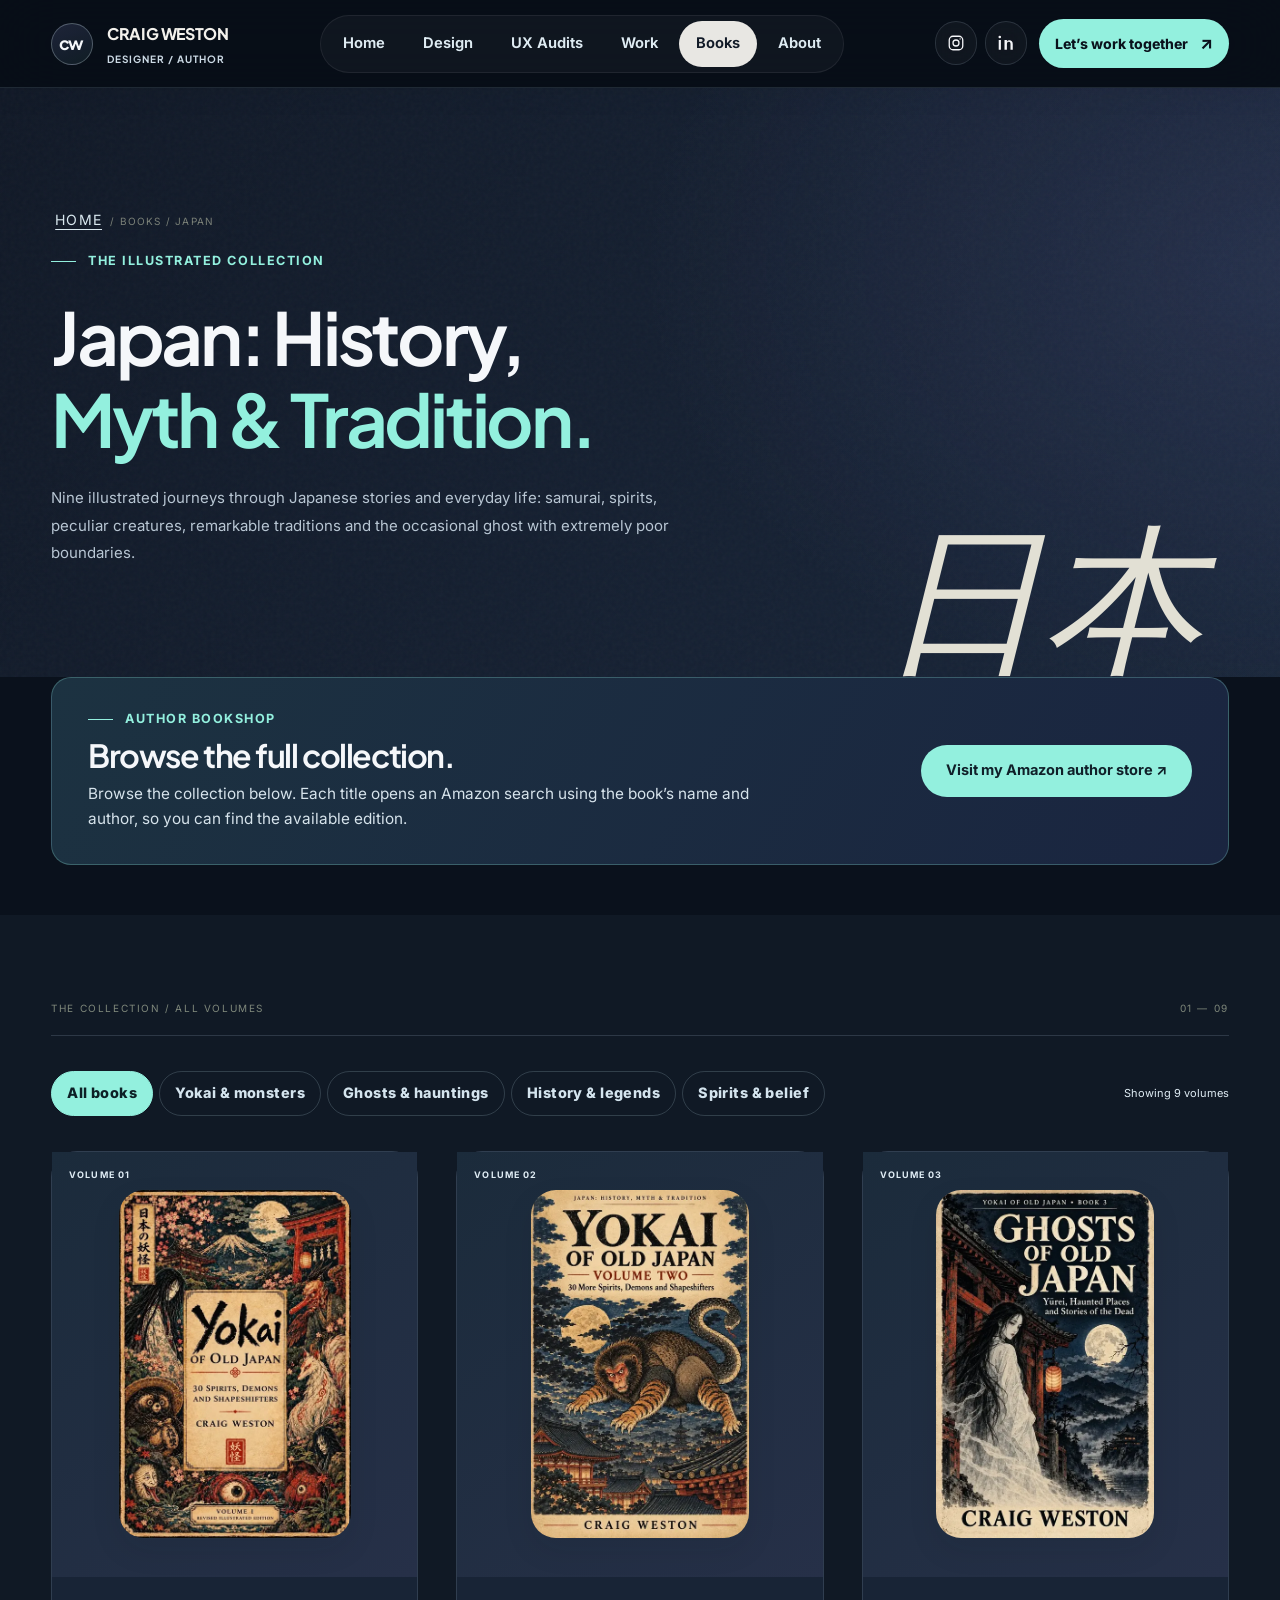
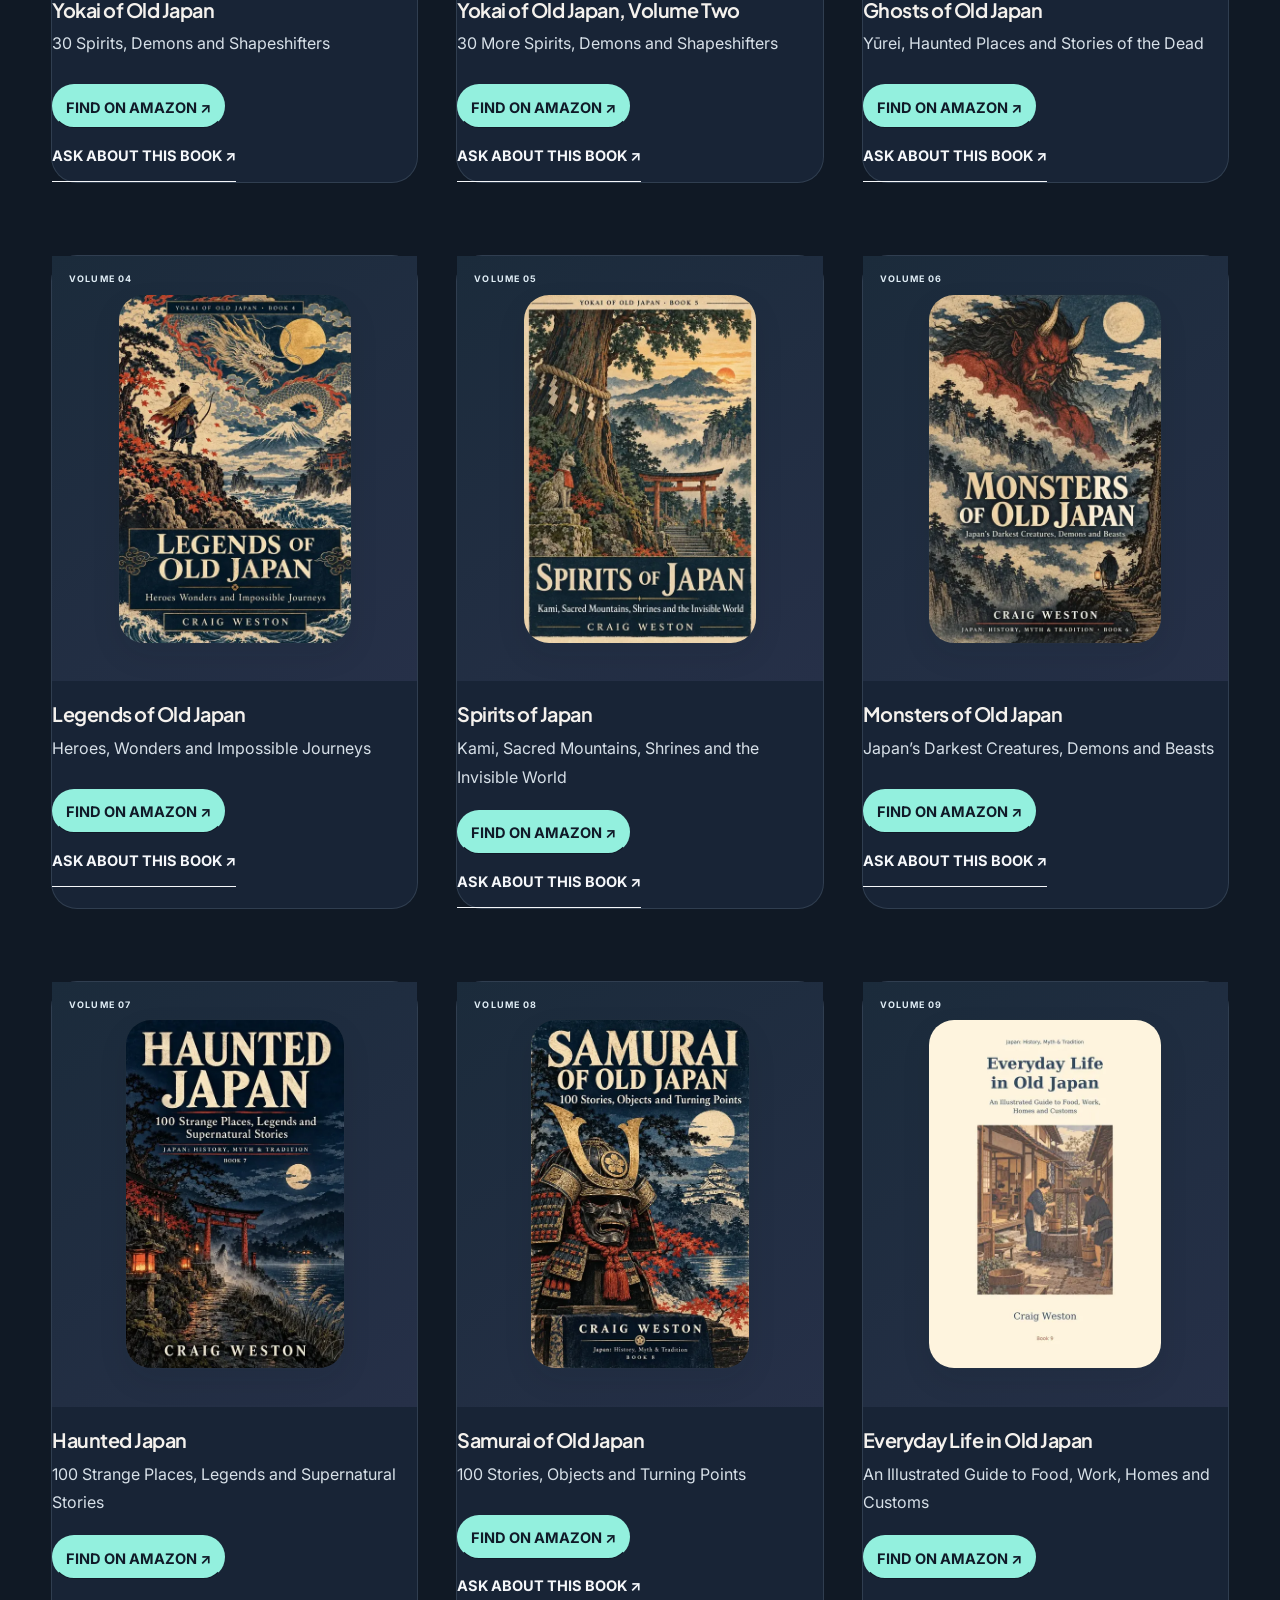
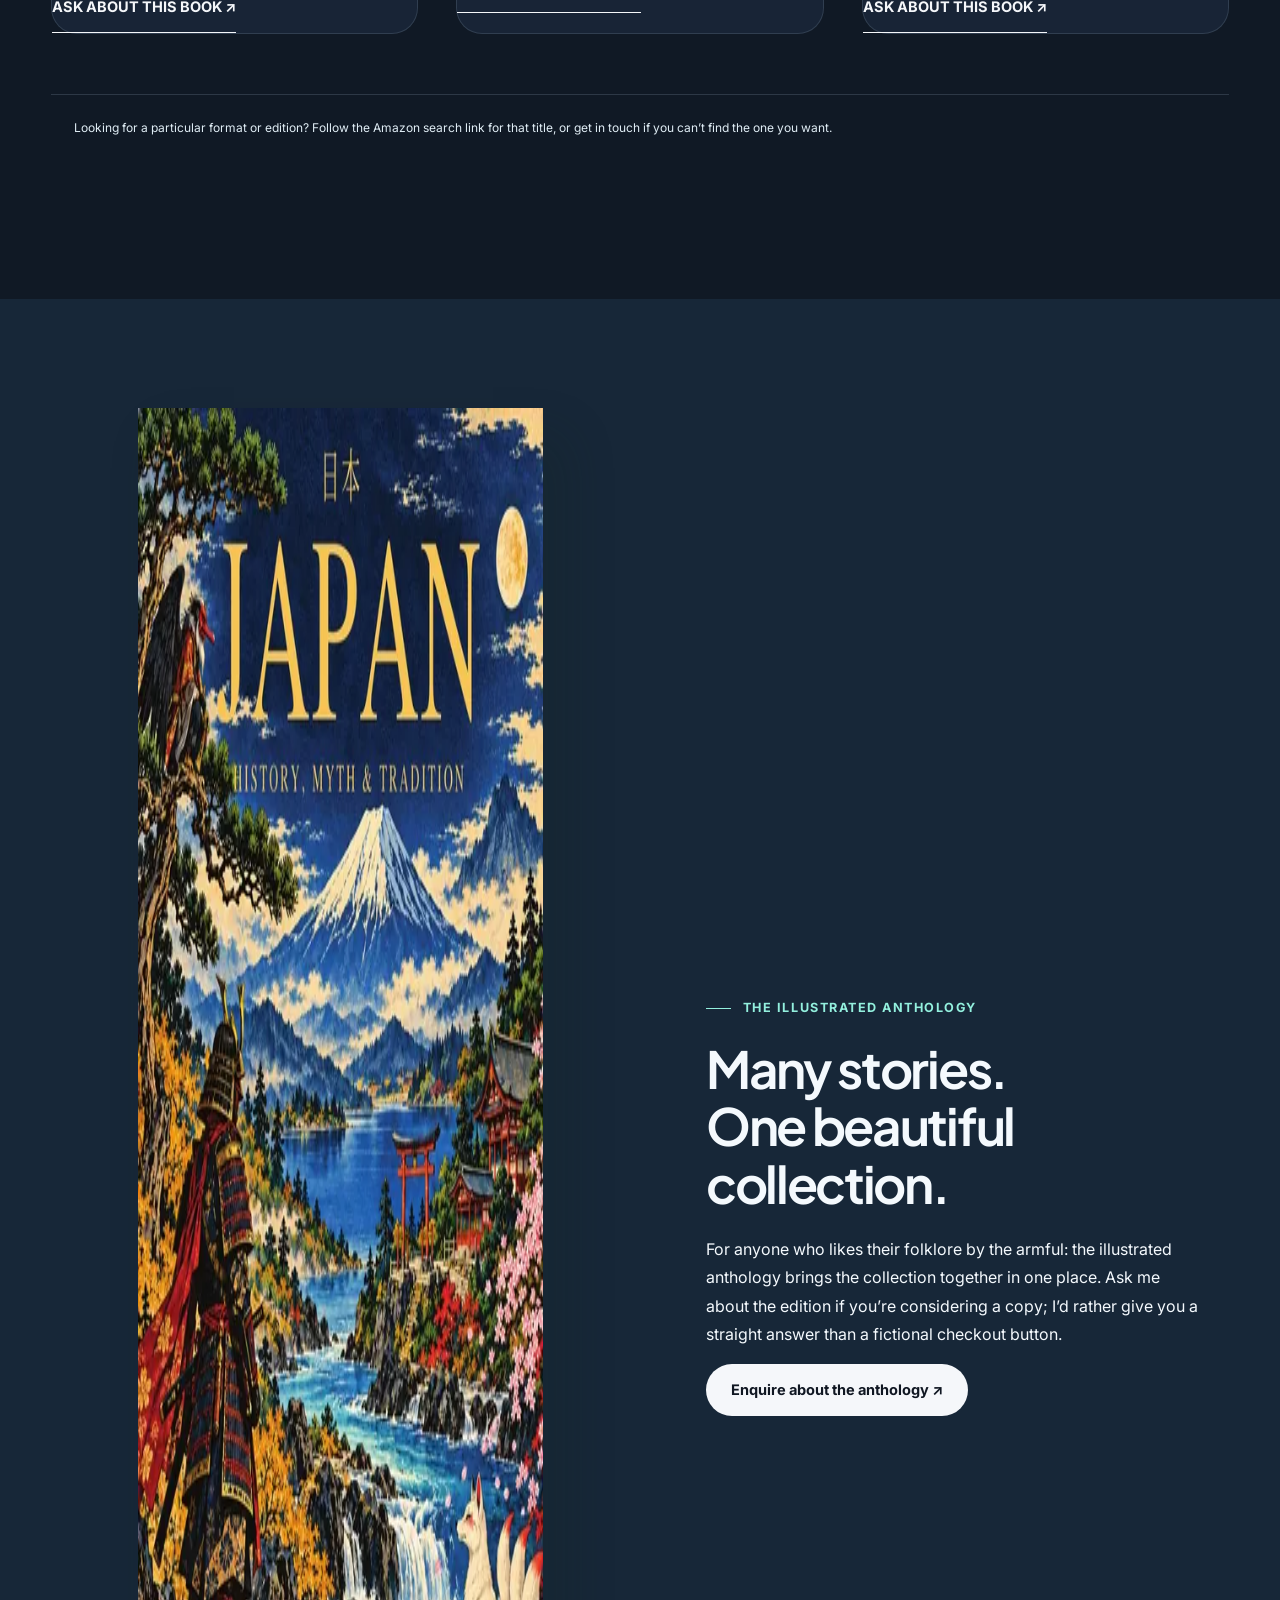
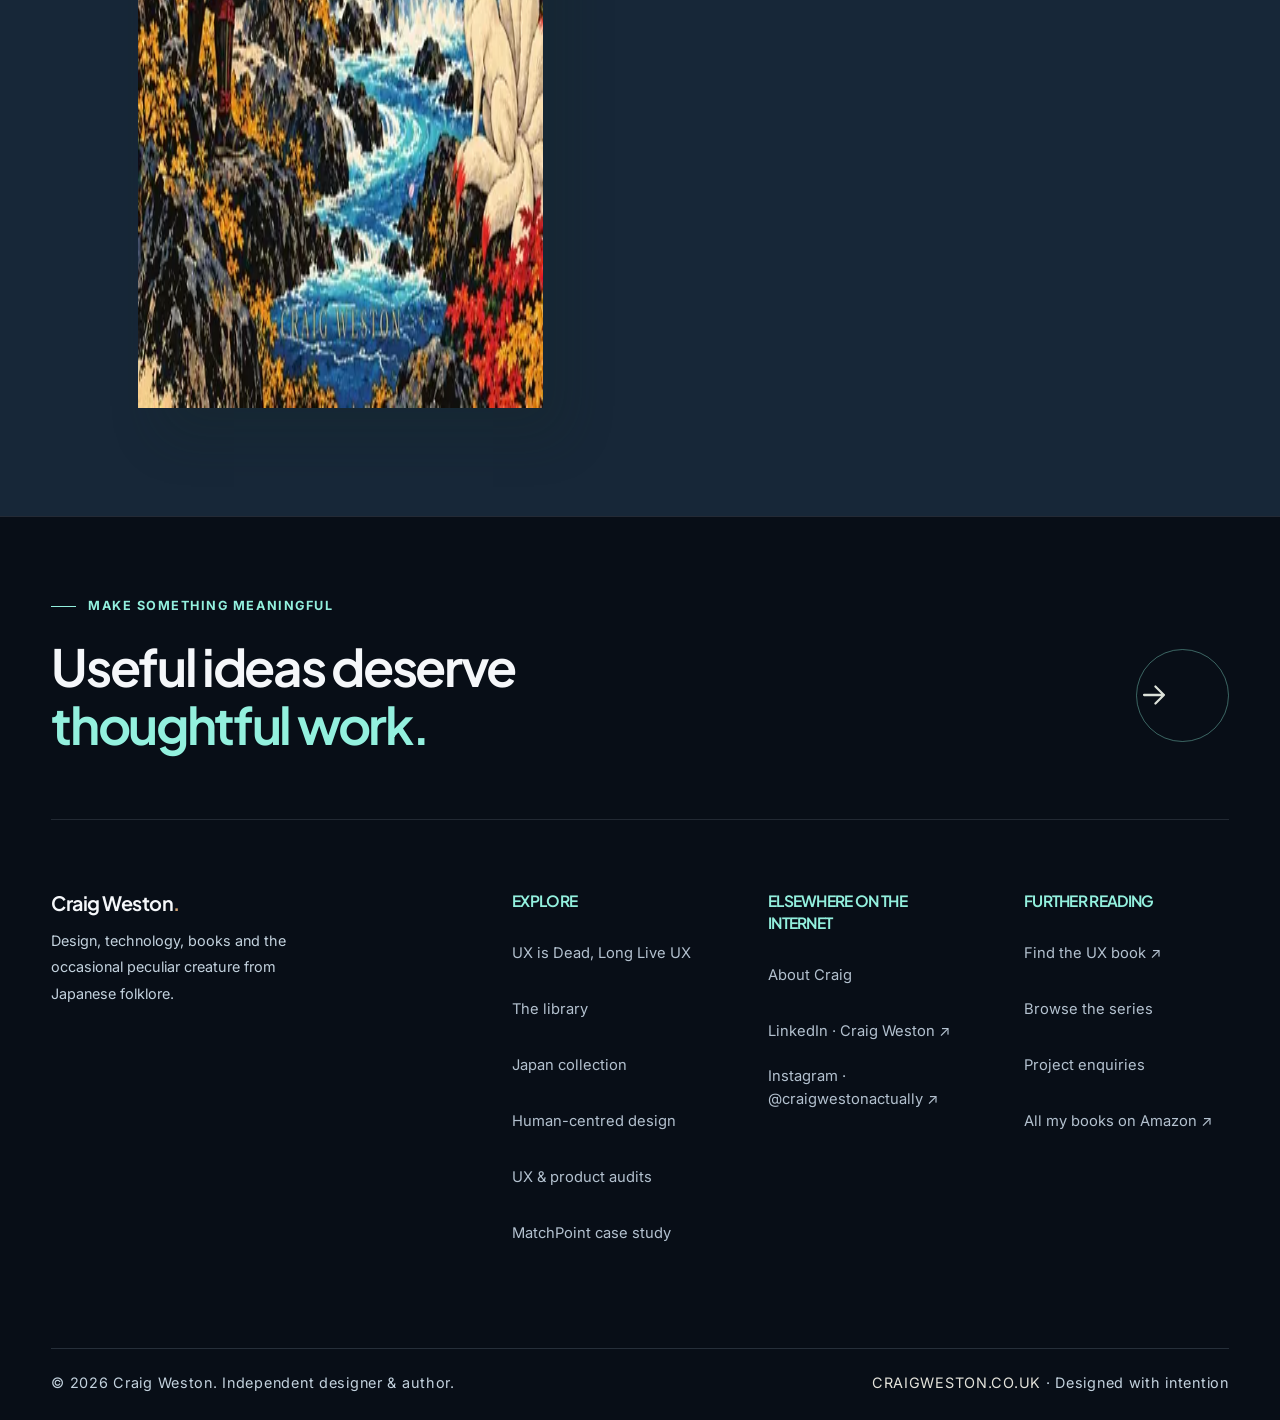
<file: public/japan-books.html>
<!DOCTYPE html>

<html lang="en-GB"><head><meta charset="utf-8"/><meta content="width=device-width,initial-scale=1" name="viewport"/><meta content="#1c2827" name="theme-color"/><title>Japan: History, Myth &amp; Tradition Books | Craig Weston</title><meta content="Explore the nine-volume Japan: History, Myth &amp; Tradition book series by Craig Weston. Illustrated books on yokai, yurei, haunted Japan, samurai, spirits, legends and everyday Japanese life." name="description"/><meta content="index,follow,max-image-preview:large" name="robots"/><link href="https://craigweston.co.uk/japan-books.html" rel="canonical"/><link href="assets/favicon.svg" rel="icon" type="image/svg+xml"/><link rel="stylesheet" href="site.min.css"/><meta content="website" property="og:type"/><meta content="Craig Weston" property="og:site_name"/><meta content="Japan: History, Myth &amp; Tradition Books | Craig Weston" property="og:title"/><meta content="Explore the nine-volume Japan: History, Myth &amp; Tradition book series by Craig Weston. Illustrated books on yokai, yurei, haunted Japan, samurai, spirits, legends and everyday Japanese life." property="og:description"/><meta content="https://craigweston.co.uk/japan-books.html" property="og:url"/><meta content="https://craigweston.co.uk/assets/japan-anthology.webp" property="og:image"/><meta content="summary_large_image" name="twitter:card"/><link href="https://fonts.googleapis.com" rel="preconnect"/><link crossorigin="anonymous" href="https://fonts.gstatic.com" rel="preconnect"/><link href="https://fonts.googleapis.com/css2?family=Inter:wght@400;500;600;700&amp;family=Plus+Jakarta+Sans:wght@400;500;600;700;800&amp;family=Noto+Sans+JP:wght@400;500;700&amp;display=swap" rel="stylesheet"/><meta name="author" content="Craig Weston"/><meta property="og:site_name" content="Craig Weston"/><meta property="og:locale" content="en_GB"/><meta property="og:image:alt" content="Japan: History, Myth &amp; Tradition — Craig Weston"/><meta property="og:image:width" content="1280"/><meta property="og:image:height" content="1600"/><meta name="twitter:title" content="Japan: History, Myth &amp; Tradition Books | Craig Weston"/><meta name="twitter:description" content="Explore the nine-volume Japan: History, Myth &amp; Tradition book series by Craig Weston. Illustrated books on yokai, yurei, haunted Japan, samurai, spirits, legends and everyday Japanese life."/><meta name="twitter:image" content="https://craigweston.co.uk/assets/japan-anthology.webp"/><script type="application/ld+json">{"@context":"https://schema.org","@type":"BreadcrumbList","itemListElement":[{"@type":"ListItem","position":1,"name":"Home","item":"https://craigweston.co.uk/"},{"@type":"ListItem","position":2,"name":"Japan: History, Myth & Tradition","item":"https://craigweston.co.uk/japan-books.html"}]}</script><script type="application/ld+json">{"@context":"https://schema.org","@type":"CollectionPage","name":"Japan: History, Myth & Tradition","url":"https://craigweston.co.uk/japan-books.html","mainEntity":{"@type":"ItemList","numberOfItems":9,"itemListElement":[{"@type":"ListItem","position":1,"name":"Yokai of Old Japan"},{"@type":"ListItem","position":2,"name":"Yokai of Old Japan II"},{"@type":"ListItem","position":3,"name":"Ghosts of Old Japan"},{"@type":"ListItem","position":4,"name":"Legends of Old Japan"},{"@type":"ListItem","position":5,"name":"Spirits of Japan"},{"@type":"ListItem","position":6,"name":"Monsters of Old Japan"},{"@type":"ListItem","position":7,"name":"Haunted Japan"},{"@type":"ListItem","position":8,"name":"Samurai of Old Japan"},{"@type":"ListItem","position":9,"name":"Everyday Life in Old Japan"}]}}</script></head><body><div class="scroll-meter" aria-hidden="true"><span id="scroll-meter-fill"></span></div><a class="skip-link" href="#main-content">Skip to main content</a><header class="site-header"><div class="header-inner"><a aria-label="Craig Weston homepage" class="brand" href="index.html"><span class="brand-mark">cw</span><span class="brand-text">CRAIG WESTON<small>DESIGNER / AUTHOR</small></span></a><nav aria-label="Primary navigation" class="nav-links" id="nav-links"><a data-nav="index.html" href="index.html">Home</a><a data-nav="design.html" href="design.html">Design</a><a data-nav="ux-audits.html" href="ux-audits.html">UX Audits</a><a data-nav="matchpoint.html" href="matchpoint.html">Work</a><a aria-current="page" class="active" data-nav="books.html" href="books.html">Books</a><a data-nav="about.html" href="about.html">About</a></nav><div class="nav-actions"><div aria-label="Social links" class="social-mini"><a aria-label="Instagram @craigwestonactually" class="social-mini-link" href="https://www.instagram.com/craigwestonactually/" rel="noopener noreferrer" target="_blank"><svg aria-hidden="true" fill="none" stroke="currentColor" stroke-linecap="round" stroke-linejoin="round" stroke-width="1.7" viewbox="0 0 24 24"><rect height="18" rx="5" width="18" x="3" y="3"></rect><circle cx="12" cy="12" r="4"></circle><path d="M17.5 6.5h.01"></path></svg></a><a aria-label="Craig Weston on LinkedIn" class="social-mini-link" href="https://www.linkedin.com/in/craig-weston/" rel="noopener noreferrer" target="_blank"><svg aria-hidden="true" fill="currentColor" viewbox="0 0 24 24"><path d="M5.2 8H2.3v13h2.9zm.2-4A1.7 1.7 0 1 0 2 4a1.7 1.7 0 0 0 3.4 0ZM21 13.4c0-3.5-1.9-5.1-4.4-5.1a3.8 3.8 0 0 0-3.4 1.9V8H10v13h3.2v-7.2c0-1.9.4-3.6 2.6-3.6s2.2 2 2.2 3.7V21H21z"></path></svg></a></div><a class="top-contact" href="about.html#contact">Let’s work together <span>↗</span></a><button aria-controls="nav-links" aria-expanded="false" aria-label="Open navigation menu" class="menu-toggle" id="menu-toggle" type="button">☰</button></div></div></header><main id="main-content" tabindex="-1"><section class="page-hero grain"><div class="container"><div class="breadcrumbs"><a href="index.html">Home</a> / Books / Japan</div><div class="eyebrow accent">The illustrated collection</div><h1>Japan: History,<br/><em>Myth &amp; Tradition.</em></h1><p>Nine illustrated journeys through Japanese stories and everyday life: samurai, spirits, peculiar creatures, remarkable traditions and the occasional ghost with extremely poor boundaries.</p><span class="chapter-num">日本</span></div></section><div class="container amazon-store-banner"><div><div class="eyebrow accent">AUTHOR BOOKSHOP</div><h2>Browse the full collection.</h2><p>Browse the collection below. Each title opens an Amazon search using the book’s name and author, so you can find the available edition.</p></div><a class="btn btn-cream" href="https://www.amazon.co.uk/stores/Craig-Weston/author/B0HLZSSBYQ/allbooks" rel="noopener noreferrer" target="_blank">Visit my Amazon author store ↗</a></div><section class="catalogue-section"><div class="container"><div class="section-line-label"><span>THE COLLECTION / ALL VOLUMES</span><span>01 — 09</span></div><div class="catalogue-controls"><div aria-label="Filter book collection" class="filter-controls" role="group"><button aria-pressed="true" class="filter active" data-filter="All" type="button">All books</button><button aria-pressed="false" class="filter" data-filter="Yokai" type="button">Yokai &amp; monsters</button><button aria-pressed="false" class="filter" data-filter="Ghosts" type="button">Ghosts &amp; hauntings</button><button aria-pressed="false" class="filter" data-filter="History" type="button">History &amp; legends</button><button aria-pressed="false" class="filter" data-filter="Spirits" type="button">Spirits &amp; belief</button></div><span aria-atomic="true" aria-live="polite" class="book-count" id="book-count">Showing 9 volumes</span></div><div class="catalogue-grid"><article class="catalog-card" data-category="Yokai"><div class="catalog-visual"><span class="catalog-label">VOLUME 01</span><a aria-label="Find Yokai of Old Japan on Amazon" href="https://www.amazon.co.uk/s?k=Yokai+of+Old+Japan+Craig+Weston&amp;i=stripbooks" rel="noopener noreferrer" target="_blank"><img alt="Book cover of Yokai of Old Japan by Craig Weston" src="assets/yokai-1.webp" width="950" height="1425" decoding="async" loading="lazy" srcset="assets/yokai-1.thumb.webp 480w, assets/yokai-1.webp 950w" sizes="(max-width: 640px) 48vw, (max-width: 1050px) 32vw, 260px"/></a></div><div class="catalog-card-body"><h3>Yokai of Old Japan</h3><p>30 Spirits, Demons and Shapeshifters</p><div class="catalog-footer"><a aria-label="Find Yokai of Old Japan on Amazon" class="book-buy-link" href="https://www.amazon.co.uk/s?k=Yokai+of+Old+Japan+Craig+Weston&amp;i=stripbooks" rel="noopener noreferrer" target="_blank">Find on Amazon ↗</a><a href="mailto:craig.weston1@gmail.com?subject=Book%20enquiry:%20Yokai%20of%20Old%20Japan">Ask about this book ↗</a></div></div></article><article class="catalog-card" data-category="Yokai"><div class="catalog-visual"><span class="catalog-label">VOLUME 02</span><a aria-label="Find Yokai of Old Japan, Volume Two on Amazon" href="https://www.amazon.co.uk/s?k=Yokai+of+Old+Japan%2C+Volume+Two+Craig+Weston&amp;i=stripbooks" rel="noopener noreferrer" target="_blank"><img alt="Book cover of Yokai of Old Japan, Volume Two by Craig Weston" src="assets/yokai-2.webp" width="950" height="1519" decoding="async" loading="lazy" srcset="assets/yokai-2.thumb.webp 480w, assets/yokai-2.webp 950w" sizes="(max-width: 640px) 48vw, (max-width: 1050px) 32vw, 260px"/></a></div><div class="catalog-card-body"><h3>Yokai of Old Japan, Volume Two</h3><p>30 More Spirits, Demons and Shapeshifters</p><div class="catalog-footer"><a aria-label="Find Yokai of Old Japan, Volume Two on Amazon" class="book-buy-link" href="https://www.amazon.co.uk/s?k=Yokai+of+Old+Japan%2C+Volume+Two+Craig+Weston&amp;i=stripbooks" rel="noopener noreferrer" target="_blank">Find on Amazon ↗</a><a href="mailto:craig.weston1@gmail.com?subject=Book%20enquiry:%20Yokai%20of%20Old%20Japan,%20Volume%20Two">Ask about this book ↗</a></div></div></article><article class="catalog-card" data-category="Ghosts"><div class="catalog-visual"><span class="catalog-label">VOLUME 03</span><a aria-label="Find Ghosts of Old Japan on Amazon" href="https://www.amazon.co.uk/s?k=Ghosts+of+Old+Japan+Craig+Weston&amp;i=stripbooks" rel="noopener noreferrer" target="_blank"><img alt="Book cover of Ghosts of Old Japan by Craig Weston" src="assets/ghosts-3.webp" width="950" height="1519" decoding="async" loading="lazy" srcset="assets/ghosts-3.thumb.webp 480w, assets/ghosts-3.webp 950w" sizes="(max-width: 640px) 48vw, (max-width: 1050px) 32vw, 260px"/></a></div><div class="catalog-card-body"><h3>Ghosts of Old Japan</h3><p>Yūrei, Haunted Places and Stories of the Dead</p><div class="catalog-footer"><a aria-label="Find Ghosts of Old Japan on Amazon" class="book-buy-link" href="https://www.amazon.co.uk/s?k=Ghosts+of+Old+Japan+Craig+Weston&amp;i=stripbooks" rel="noopener noreferrer" target="_blank">Find on Amazon ↗</a><a href="mailto:craig.weston1@gmail.com?subject=Book%20enquiry:%20Ghosts%20of%20Old%20Japan">Ask about this book ↗</a></div></div></article><article class="catalog-card" data-category="History"><div class="catalog-visual"><span class="catalog-label">VOLUME 04</span><a aria-label="Find Legends of Old Japan on Amazon" href="https://www.amazon.co.uk/s?k=Legends+of+Old+Japan+Craig+Weston&amp;i=stripbooks" rel="noopener noreferrer" target="_blank"><img alt="Book cover of Legends of Old Japan by Craig Weston" src="assets/legends-4.webp" width="950" height="1425" decoding="async" loading="lazy" srcset="assets/legends-4.thumb.webp 480w, assets/legends-4.webp 950w" sizes="(max-width: 640px) 48vw, (max-width: 1050px) 32vw, 260px"/></a></div><div class="catalog-card-body"><h3>Legends of Old Japan</h3><p>Heroes, Wonders and Impossible Journeys</p><div class="catalog-footer"><a aria-label="Find Legends of Old Japan on Amazon" class="book-buy-link" href="https://www.amazon.co.uk/s?k=Legends+of+Old+Japan+Craig+Weston&amp;i=stripbooks" rel="noopener noreferrer" target="_blank">Find on Amazon ↗</a><a href="mailto:craig.weston1@gmail.com?subject=Book%20enquiry:%20Legends%20of%20Old%20Japan">Ask about this book ↗</a></div></div></article><article class="catalog-card" data-category="Spirits"><div class="catalog-visual"><span class="catalog-label">VOLUME 05</span><a aria-label="Find Spirits of Japan on Amazon" href="https://www.amazon.co.uk/s?k=Spirits+of+Japan+Craig+Weston&amp;i=stripbooks" rel="noopener noreferrer" target="_blank"><img alt="Book cover of Spirits of Japan by Craig Weston" src="assets/spirits-5.webp" width="950" height="1425" decoding="async" loading="lazy" srcset="assets/spirits-5.thumb.webp 480w, assets/spirits-5.webp 950w" sizes="(max-width: 640px) 48vw, (max-width: 1050px) 32vw, 260px"/></a></div><div class="catalog-card-body"><h3>Spirits of Japan</h3><p>Kami, Sacred Mountains, Shrines and the Invisible World</p><div class="catalog-footer"><a aria-label="Find Spirits of Japan on Amazon" class="book-buy-link" href="https://www.amazon.co.uk/s?k=Spirits+of+Japan+Craig+Weston&amp;i=stripbooks" rel="noopener noreferrer" target="_blank">Find on Amazon ↗</a><a href="mailto:craig.weston1@gmail.com?subject=Book%20enquiry:%20Spirits%20of%20Japan">Ask about this book ↗</a></div></div></article><article class="catalog-card" data-category="Yokai"><div class="catalog-visual"><span class="catalog-label">VOLUME 06</span><a aria-label="Find Monsters of Old Japan on Amazon" href="https://www.amazon.co.uk/s?k=Monsters+of+Old+Japan+Craig+Weston&amp;i=stripbooks" rel="noopener noreferrer" target="_blank"><img alt="Book cover of Monsters of Old Japan by Craig Weston" src="assets/monsters-6.webp" width="950" height="1425" decoding="async" loading="lazy" srcset="assets/monsters-6.thumb.webp 480w, assets/monsters-6.webp 950w" sizes="(max-width: 640px) 48vw, (max-width: 1050px) 32vw, 260px"/></a></div><div class="catalog-card-body"><h3>Monsters of Old Japan</h3><p>Japan’s Darkest Creatures, Demons and Beasts</p><div class="catalog-footer"><a aria-label="Find Monsters of Old Japan on Amazon" class="book-buy-link" href="https://www.amazon.co.uk/s?k=Monsters+of+Old+Japan+Craig+Weston&amp;i=stripbooks" rel="noopener noreferrer" target="_blank">Find on Amazon ↗</a><a href="mailto:craig.weston1@gmail.com?subject=Book%20enquiry:%20Monsters%20of%20Old%20Japan">Ask about this book ↗</a></div></div></article><article class="catalog-card" data-category="Ghosts"><div class="catalog-visual"><span class="catalog-label">VOLUME 07</span><a aria-label="Find Haunted Japan on Amazon" href="https://www.amazon.co.uk/s?k=Haunted+Japan+Craig+Weston&amp;i=stripbooks" rel="noopener noreferrer" target="_blank"><img alt="Book cover of Haunted Japan by Craig Weston" src="assets/haunted-7.webp" width="950" height="1519" decoding="async" loading="lazy" srcset="assets/haunted-7.thumb.webp 480w, assets/haunted-7.webp 950w" sizes="(max-width: 640px) 48vw, (max-width: 1050px) 32vw, 260px"/></a></div><div class="catalog-card-body"><h3>Haunted Japan</h3><p>100 Strange Places, Legends and Supernatural Stories</p><div class="catalog-footer"><a aria-label="Find Haunted Japan on Amazon" class="book-buy-link" href="https://www.amazon.co.uk/s?k=Haunted+Japan+Craig+Weston&amp;i=stripbooks" rel="noopener noreferrer" target="_blank">Find on Amazon ↗</a><a href="mailto:craig.weston1@gmail.com?subject=Book%20enquiry:%20Haunted%20Japan">Ask about this book ↗</a></div></div></article><article class="catalog-card" data-category="History"><div class="catalog-visual"><span class="catalog-label">VOLUME 08</span><a aria-label="Find Samurai of Old Japan on Amazon" href="https://www.amazon.co.uk/s?k=Samurai+of+Old+Japan+Craig+Weston&amp;i=stripbooks" rel="noopener noreferrer" target="_blank"><img alt="Book cover of Samurai of Old Japan by Craig Weston" src="assets/samurai-8.webp" width="950" height="1519" decoding="async" loading="lazy" srcset="assets/samurai-8.thumb.webp 480w, assets/samurai-8.webp 950w" sizes="(max-width: 640px) 48vw, (max-width: 1050px) 32vw, 260px"/></a></div><div class="catalog-card-body"><h3>Samurai of Old Japan</h3><p>100 Stories, Objects and Turning Points</p><div class="catalog-footer"><a aria-label="Find Samurai of Old Japan on Amazon" class="book-buy-link" href="https://www.amazon.co.uk/s?k=Samurai+of+Old+Japan+Craig+Weston&amp;i=stripbooks" rel="noopener noreferrer" target="_blank">Find on Amazon ↗</a><a href="mailto:craig.weston1@gmail.com?subject=Book%20enquiry:%20Samurai%20of%20Old%20Japan">Ask about this book ↗</a></div></div></article><article class="catalog-card" data-category="History"><div class="catalog-visual"><span class="catalog-label">VOLUME 09</span><a aria-label="Find Everyday Life in Old Japan on Amazon" href="https://www.amazon.co.uk/s?k=Everyday+Life+in+Old+Japan+Craig+Weston&amp;i=stripbooks" rel="noopener noreferrer" target="_blank"><img alt="Book cover of Everyday Life in Old Japan by Craig Weston" src="assets/everyday-9.webp" width="950" height="1425" decoding="async" loading="lazy" srcset="assets/everyday-9.thumb.webp 480w, assets/everyday-9.webp 950w" sizes="(max-width: 640px) 48vw, (max-width: 1050px) 32vw, 260px"/></a></div><div class="catalog-card-body"><h3>Everyday Life in Old Japan</h3><p>An Illustrated Guide to Food, Work, Homes and Customs</p><div class="catalog-footer"><a aria-label="Find Everyday Life in Old Japan on Amazon" class="book-buy-link" href="https://www.amazon.co.uk/s?k=Everyday+Life+in+Old+Japan+Craig+Weston&amp;i=stripbooks" rel="noopener noreferrer" target="_blank">Find on Amazon ↗</a><a href="mailto:craig.weston1@gmail.com?subject=Book%20enquiry:%20Everyday%20Life%20in%20Old%20Japan">Ask about this book ↗</a></div></div></article></div><p class="catalogue-note">Looking for a particular format or edition? Follow the Amazon search link for that title, or get in touch if you can’t find the one you want.</p></div></section><section class="section-pad" style="background:#e2e6dd"><div class="container japan-feature-grid"><div><img alt="Full cover illustration for Japan: History, Myth and Tradition anthology" src="assets/japan-anthology.webp" style="width:min(405px,100%);margin:auto;box-shadow:22px 29px 48px #12281f33" width="1280" height="1600" decoding="async" loading="lazy" srcset="assets/japan-anthology.thumb.webp 480w, assets/japan-anthology.webp 1280w" sizes="(max-width: 640px) 48vw, (max-width: 1050px) 32vw, 260px"/></div><div class="japan-copy"><div class="eyebrow accent">The illustrated anthology</div><h2>Many stories.<br/>One beautiful<br/>collection.</h2><p>For anyone who likes their folklore by the armful: the illustrated anthology brings the collection together in one place. Ask me about the edition if you’re considering a copy; I’d rather give you a straight answer than a fictional checkout button.</p><a class="btn btn-dark" href="mailto:craig.weston1@gmail.com?subject=Japan%20anthology%20enquiry">Enquire about the anthology ↗</a></div></div></section></main><footer class="footer"><div class="container"><div class="footer-pre"><div><span class="eyebrow">MAKE SOMETHING MEANINGFUL</span><h2>Useful ideas deserve<br/><em>thoughtful work.</em></h2></div><a aria-label="Contact Craig Weston" class="circle-arrow" href="about.html#contact"><svg aria-hidden="true" fill="none" stroke="currentColor" stroke-linecap="round" stroke-linejoin="round" stroke-width="1.6" viewbox="0 0 24 24"><path d="M5 12h14M13 6l6 6-6 6"></path></svg></a></div><div class="footer-top"><div><h3>Craig Weston<span style="color:#d6a675">.</span></h3><p class="footer-blurb">Design, technology, books and the occasional peculiar creature from Japanese folklore.</p></div><div><h4>Explore</h4><a href="ux-book.html">UX is Dead, Long Live UX</a><a href="books.html">The library</a><a href="japan-books.html">Japan collection</a><a href="design.html">Human-centred design</a><a href="ux-audits.html">UX &amp; product audits</a><a href="matchpoint.html">MatchPoint case study</a></div><div><h4>Elsewhere on the internet</h4><a href="about.html">About Craig</a><a href="https://www.linkedin.com/in/craig-weston/" rel="noopener noreferrer" target="_blank">LinkedIn · Craig Weston ↗</a><a href="https://www.instagram.com/craigwestonactually/" rel="noopener noreferrer" target="_blank">Instagram · @craigwestonactually ↗</a></div><div><h4>Further reading</h4><a href="https://www.amazon.co.uk/dp/B0HN889S5K" rel="noopener sponsored" target="_blank">Find the UX book ↗</a><a href="japan-books.html">Browse the series</a><a href="about.html#contact">Project enquiries</a><a href="https://www.amazon.co.uk/stores/Craig-Weston/author/B0HLZSSBYQ/allbooks" rel="noopener noreferrer" target="_blank">All my books on Amazon ↗</a></div></div><div class="footer-bottom"><div>© 2026 Craig Weston. Independent designer &amp; author.</div><div><span>CRAIGWESTON.CO.UK</span> · Designed with intention</div></div></div></footer><div aria-describedby="purchase-description" aria-hidden="true" aria-labelledby="purchase-title" aria-modal="true" class="modal-backdrop" id="purchase-modal" role="dialog"><div class="modal"><button aria-label="Close dialog" class="close" data-close-modal="" type="button">×</button><div class="eyebrow">BOOKSHOP / PURCHASE OPTIONS</div><h2 id="purchase-title">Make this one yours.</h2><p id="purchase-description">Choose Amazon for an available listing, or send me a note about a direct order. No imaginary checkout queues here.</p><a class="btn btn-dark" href="https://www.amazon.co.uk/dp/B0HN889S5K" id="modal-amazon" rel="noopener sponsored" target="_blank">Purchase on Amazon <span class="arrow">↗</span></a><a class="btn btn-outline" href="mailto:craig.weston1@gmail.com?subject=Direct%20book%20order%20enquiry" id="modal-direct">Enquire about buying direct <span class="arrow">↗</span></a><span class="quiet">Payments are handled by Amazon; email enquiries are handled by me.</span></div></div><script defer="" src="script.js"></script><script src="finish.js" defer></script></body></html>
</file>
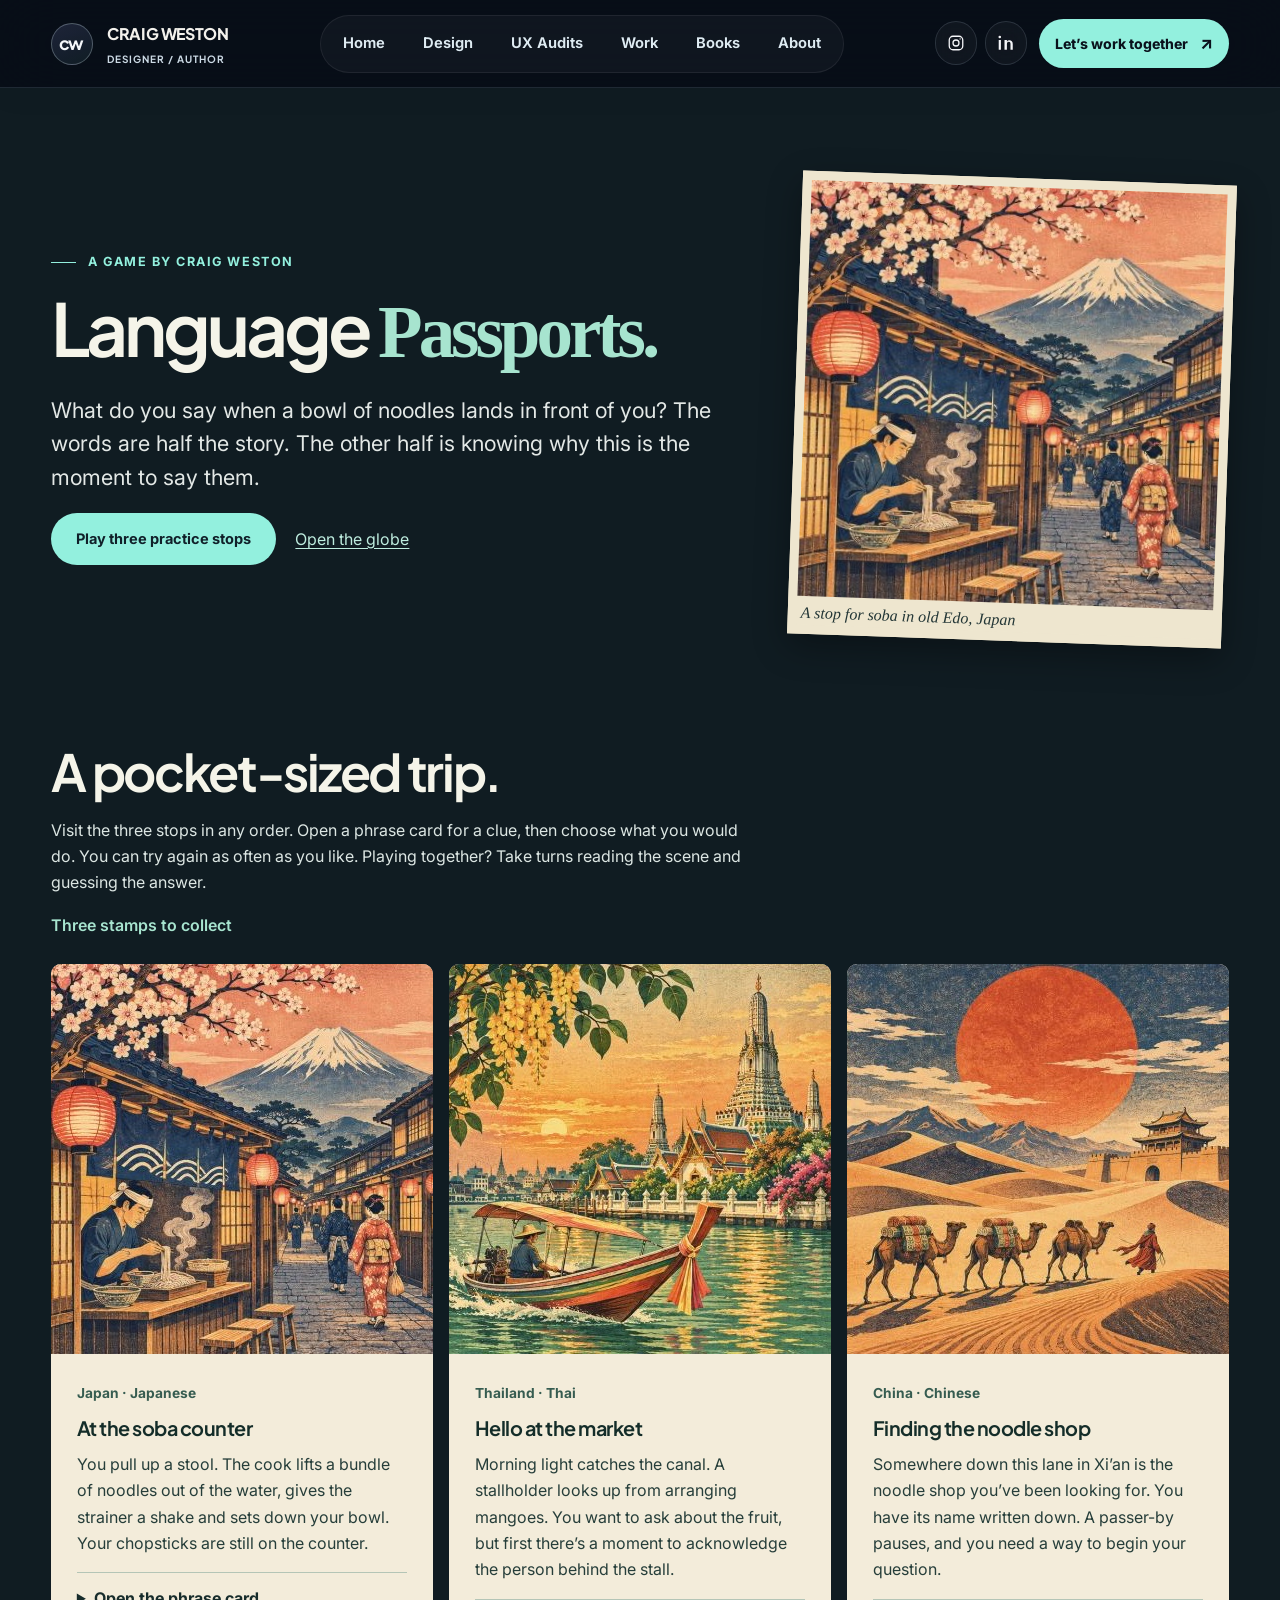
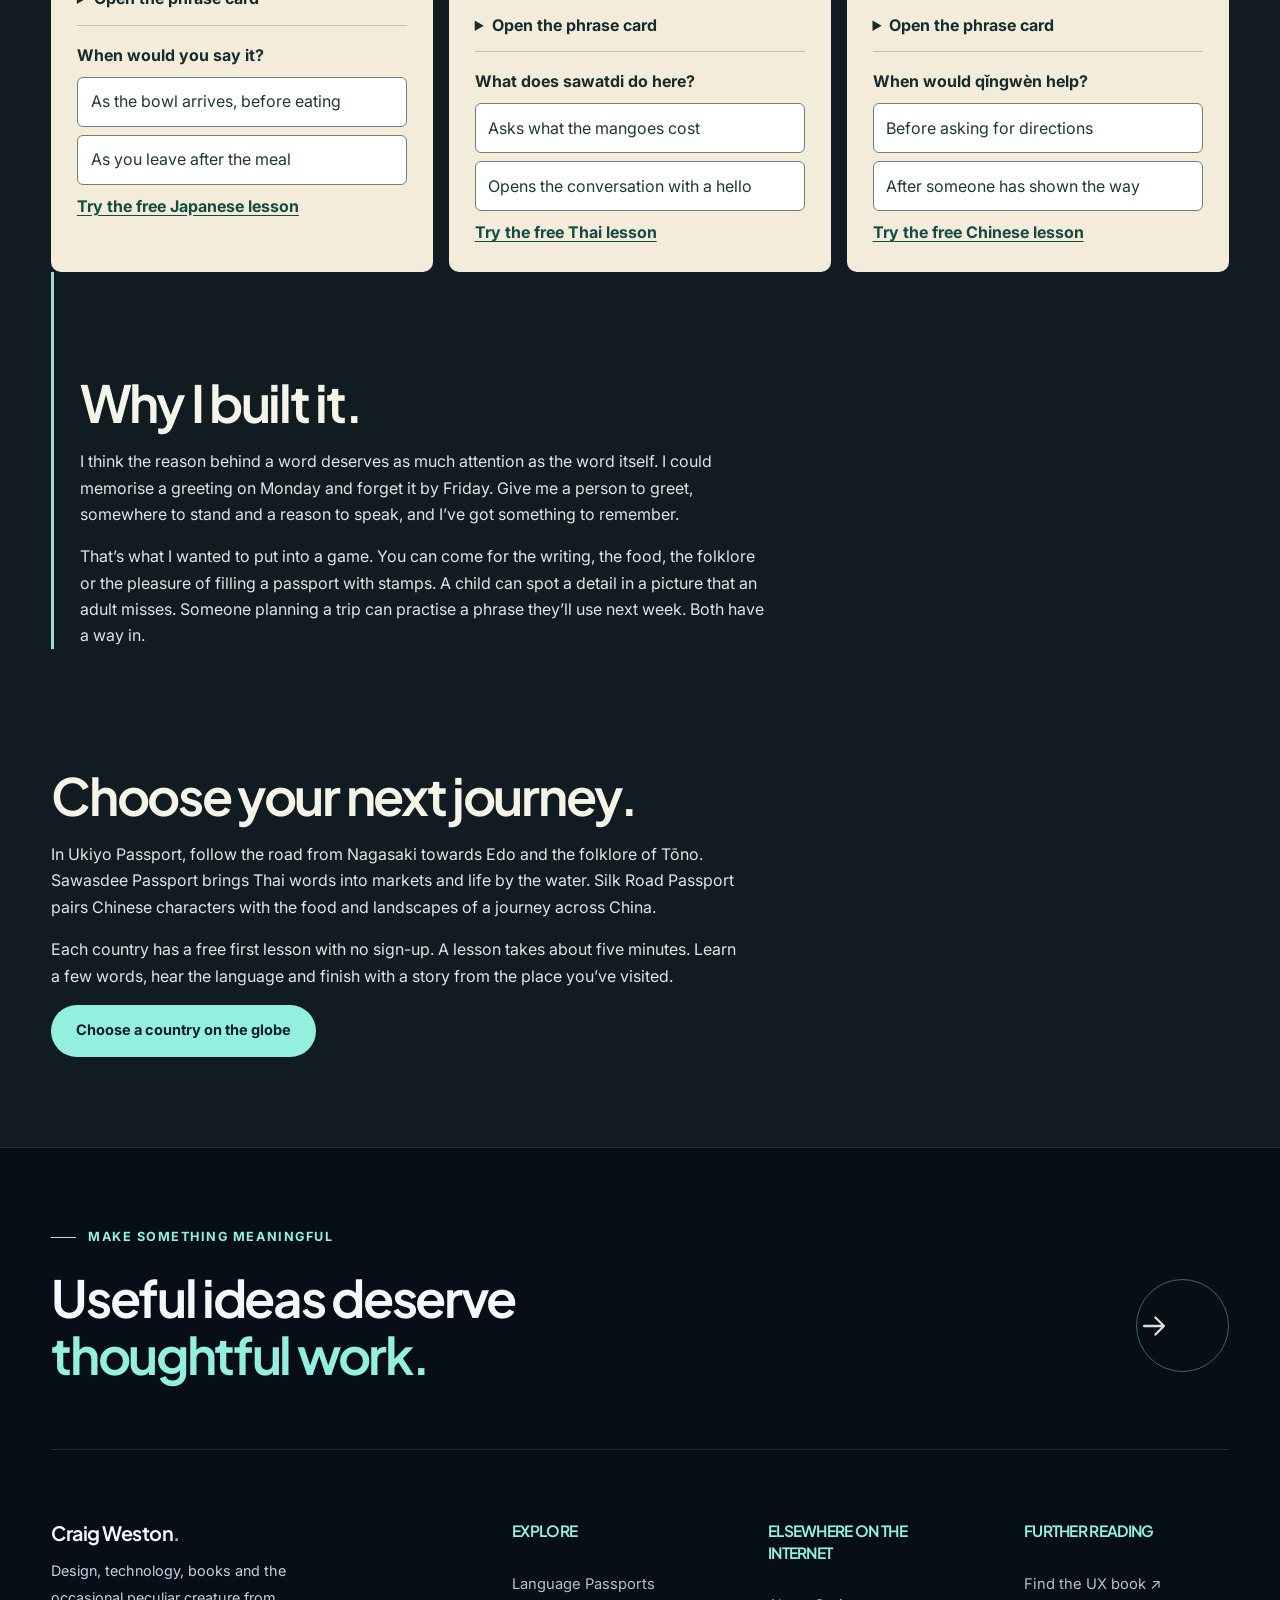
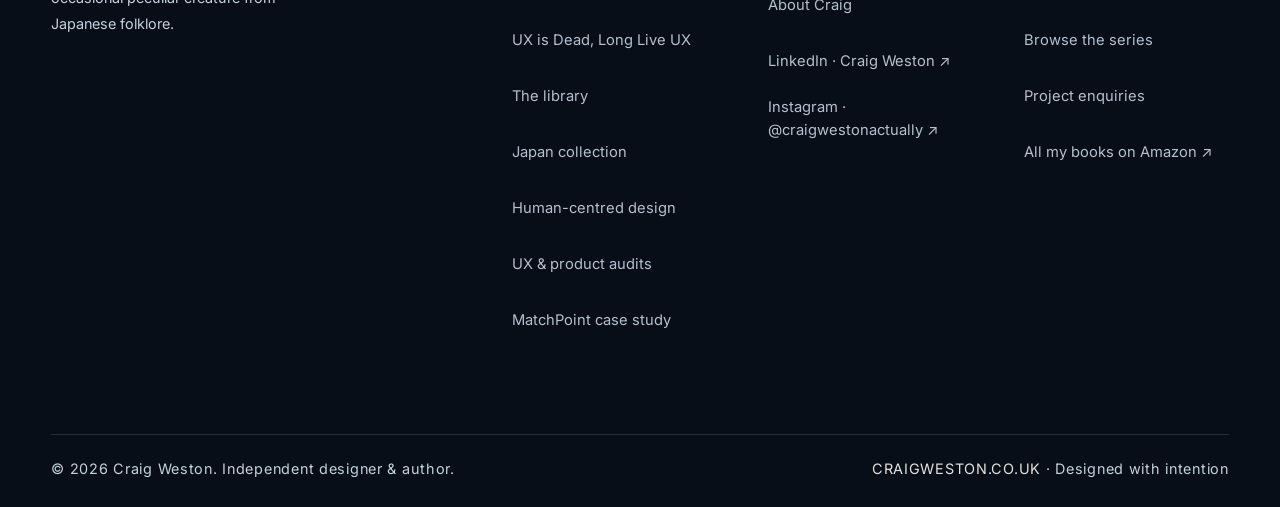
<file: public/language-passports.html>
<!doctype html>
<html lang="en-GB"><head>
<meta charset="utf-8"><meta name="viewport" content="width=device-width, initial-scale=1">
<title>Language Passports · Games by Craig Weston</title>
<meta name="description" content="Learn Japanese, Thai or Chinese through five-minute games about food, language and local life. Explore Craig Weston's Language Passports and try a free lesson.">
<link rel="canonical" href="https://craigweston.co.uk/language-passports.html">
<meta property="og:title" content="Language Passports by Craig Weston">
<meta property="og:description" content="Three illustrated journeys through language, food and local life. Choose a country and try your first lesson free.">
<meta property="og:image" content="https://craigweston.co.uk/passport-japan.jpg">
<link rel="icon" href="assets/favicon.svg"><link rel="stylesheet" href="site.min.css">
<link href="https://fonts.googleapis.com/css2?family=Inter:wght@400;500;600;700&amp;family=Plus+Jakarta+Sans:wght@500;600;700;800&amp;display=swap" rel="stylesheet">
<style>
.atlas{background:#101c22;color:#f5f4e9;padding:clamp(3rem,7vw,7rem) 0}
.atlas h1{font-size:clamp(3.2rem,8vw,8rem);line-height:.96;letter-spacing:-.065em;margin:.2em 0;color:inherit}
.atlas h1 em{font-family:Georgia,serif;font-weight:400;color:#a7e4cf}
.atlas .eyebrow{color:#a7e4cf}
.atlas .lead{font-size:clamp(1.05rem,2vw,1.35rem);max-width:42em;color:#e3e8e6;line-height:1.55;margin:1.2rem 0}
.atlas-grid{display:grid;grid-template-columns:repeat(3,minmax(0,1fr));gap:clamp(1rem,2.4vw,2rem);margin:3rem 0 0}
.atlas-card{display:flex;flex-direction:column;text-decoration:none;color:#f5f4e9;border-top:1px solid #536962;padding-top:.8rem;min-width:0}
.atlas-card img{width:100%;aspect-ratio:4/3;object-fit:cover;border-radius:.35rem;margin:0 0 1.35rem}
.atlas-card h2{font-size:clamp(1.55rem,3vw,2.5rem);color:inherit;letter-spacing:-.045em;margin:.15em 0}
.atlas-card p{color:#d0dcda;font-size:1rem;line-height:1.55;margin:.5em 0 1.25rem}
.atlas-card .lang{font-size:.875rem;color:#a7e4cf}
.atlas-card .action{color:#a7e4cf;text-decoration:underline;text-underline-offset:.24em;margin-top:auto;font-weight:600}
.atlas a:focus-visible{outline:3px solid #ffe2a3;outline-offset:5px}
.atlas-card:hover .action{color:white}
@media(max-width:760px){.atlas-grid{grid-template-columns:1fr;gap:2.6rem}.atlas-card img{aspect-ratio:3/2}.atlas-card h2{font-size:2rem}}
</style><link rel="stylesheet" href="passport-play.css"></head><body><a class="skip-link" href="#main-content">Skip to main content</a><header class="site-header"><div class="header-inner"><a aria-label="Craig Weston homepage" class="brand" href="index.html"><span class="brand-mark">cw</span><span class="brand-text">CRAIG WESTON<small>DESIGNER / AUTHOR</small></span></a><nav aria-label="Primary navigation" class="nav-links" id="nav-links"><a data-nav="index.html" href="index.html">Home</a><a data-nav="design.html" href="design.html">Design</a><a data-nav="ux-audits.html" href="ux-audits.html">UX Audits</a><a data-nav="matchpoint.html" href="matchpoint.html">Work</a><a data-nav="books.html" href="books.html">Books</a><a data-nav="about.html" href="about.html">About</a></nav><div class="nav-actions"><div aria-label="Social links" class="social-mini"><a aria-label="Instagram @craigwestonactually" class="social-mini-link" href="https://www.instagram.com/craigwestonactually/" rel="noopener noreferrer" target="_blank"><svg aria-hidden="true" fill="none" stroke="currentColor" stroke-linecap="round" stroke-linejoin="round" stroke-width="1.7" viewbox="0 0 24 24"><rect height="18" rx="5" width="18" x="3" y="3"></rect><circle cx="12" cy="12" r="4"></circle><path d="M17.5 6.5h.01"></path></svg></a><a aria-label="Craig Weston on LinkedIn" class="social-mini-link" href="https://www.linkedin.com/in/craig-weston/" rel="noopener noreferrer" target="_blank"><svg aria-hidden="true" fill="currentColor" viewbox="0 0 24 24"><path d="M5.2 8H2.3v13h2.9zm.2-4A1.7 1.7 0 1 0 2 4a1.7 1.7 0 0 0 3.4 0ZM21 13.4c0-3.5-1.9-5.1-4.4-5.1a3.8 3.8 0 0 0-3.4 1.9V8H10v13h3.2v-7.2c0-1.9.4-3.6 2.6-3.6s2.2 2 2.2 3.7V21H21z"></path></svg></a></div><a class="top-contact" href="about.html#contact">Let’s work together <span>↗</span></a><button aria-controls="nav-links" aria-expanded="false" aria-label="Open navigation menu" class="menu-toggle" id="menu-toggle" type="button">☰</button></div></div></header><main id="main-content" tabindex="-1" class="atlas"><div class="container"><div class="opening"><div><span class="eyebrow">A game by Craig Weston</span><h1>Language <em>Passports.</em></h1><p class="lead">What do you say when a bowl of noodles lands in front of you? The words are half the story. The other half is knowing why this is the moment to say them.</p><div class="trail"><a class="btn btn-cream" href="#play">Play three practice stops</a><a href="https://passport.craigweston.co.uk/">Open the globe</a></div></div><figure><img src="passport-japan.jpg" alt="An illustrated cook serving noodles at an Edo street stall" width="390" height="390"><figcaption>A stop for soba in old Edo, Japan</figcaption></figure></div>
<section class="chapter" id="play"><h2 class="chapter-title">A pocket-sized trip.</h2><p>Visit the three stops in any order. Open a phrase card for a clue, then choose what you would do. You can try again as often as you like. Playing together? Take turns reading the scene and guessing the answer.</p><p id="stamp-count" role="status">Three stamps to collect</p><div class="practice-grid"><article class="passport-stop" id="stop-japan"><img loading="lazy" src="passport-japan.jpg" alt="" width="390" height="390"><div class="inner"><span class="stamp">Japan · Japanese</span><h3>At the soba counter</h3><p>You pull up a stool. The cook lifts a bundle of noodles out of the water, gives the strainer a shake and sets down your bowl. Your chopsticks are still on the counter.</p><details><summary>Open the phrase card</summary><p><strong lang="ja">いただきます</strong> · <i>Itadakimasu</i></p><p>People often say this just before eating. It expresses gratitude for the meal and the work that went into it, from growing the ingredients to preparing the bowl.</p></details><div class="practice" hidden><strong>When would you say it?</strong><button type="button" data-correct data-reply="Stamp collected. You caught the little pause before the first bite.">As the bowl arrives, before eating</button><button type="button" data-reply="That moment has its own expression, gochisōsama deshita. Think back to when the bowl first arrived.">As you leave after the meal</button><p class="reply" role="status"></p></div><a href="https://ukiyo.craigweston.co.uk/">Try the free Japanese lesson</a></div></article><article class="passport-stop" id="stop-thailand"><img loading="lazy" src="passport-thailand.jpg" alt="" width="390" height="390"><div class="inner"><span class="stamp">Thailand · Thai</span><h3>Hello at the market</h3><p>Morning light catches the canal. A stallholder looks up from arranging mangoes. You want to ask about the fruit, but first there’s a moment to acknowledge the person behind the stall.</p><details><summary>Open the phrase card</summary><p><strong lang="th">สวัสดี</strong> · <i>Sawatdi</i></p><p>A greeting can open the conversation before you get down to business. You may see a wai, with the palms together. Its use varies with the relationship and setting.</p></details><div class="practice" hidden><strong>What does sawatdi do here?</strong><button type="button" data-reply="The price comes a little later. What could you say before asking about the fruit?">Asks what the mangoes cost</button><button type="button" data-correct data-reply="Stamp collected. You’ve greeted the stallholder and made room for a conversation.">Opens the conversation with a hello</button><p class="reply" role="status"></p></div><a href="https://siam.craigweston.co.uk/">Try the free Thai lesson</a></div></article><article class="passport-stop" id="stop-china"><img loading="lazy" src="passport-china.jpg" alt="" width="390" height="390"><div class="inner"><span class="stamp">China · Chinese</span><h3>Finding the noodle shop</h3><p>Somewhere down this lane in Xi’an is the noodle shop you’ve been looking for. You have its name written down. A passer-by pauses, and you need a way to begin your question.</p><details><summary>Open the phrase card</summary><p><strong lang="zh-Hans">请问</strong> · <i>Qǐngwèn</i></p><p>This Mandarin expression means “may I ask?” It gives the listener a moment to turn their attention to you. Then comes the actual question, or the name on your map.</p></details><div class="practice" hidden><strong>When would qǐngwèn help?</strong><button type="button" data-correct data-reply="Stamp collected. Now you can show the name and ask where to go.">Before asking for directions</button><button type="button" data-reply="After the directions you might say xièxie, meaning thank you. Try the moment before the question.">After someone has shown the way</button><p class="reply" role="status"></p></div><a href="https://silk.craigweston.co.uk/">Try the free Chinese lesson</a></div></article></div></section><section class="chapter reasons"><h2 class="chapter-title">Why I built it.</h2><p>I think the reason behind a word deserves as much attention as the word itself. I could memorise a greeting on Monday and forget it by Friday. Give me a person to greet, somewhere to stand and a reason to speak, and I’ve got something to remember.</p><p>That’s what I wanted to put into a game. You can come for the writing, the food, the folklore or the pleasure of filling a passport with stamps. A child can spot a detail in a picture that an adult misses. Someone planning a trip can practise a phrase they’ll use next week. Both have a way in.</p></section><section class="chapter"><h2 class="chapter-title">Choose your next journey.</h2><p>In Ukiyo Passport, follow the road from Nagasaki towards Edo and the folklore of Tōno. Sawasdee Passport brings Thai words into markets and life by the water. Silk Road Passport pairs Chinese characters with the food and landscapes of a journey across China.</p><p>Each country has a free first lesson with no sign-up. A lesson takes about five minutes. Learn a few words, hear the language and finish with a story from the place you’ve visited.</p><a class="btn btn-cream" href="https://passport.craigweston.co.uk/">Choose a country on the globe</a></section></div></main><footer class="footer"><div class="container"><div class="footer-pre"><div><span class="eyebrow">MAKE SOMETHING MEANINGFUL</span><h2>Useful ideas deserve<br/><em>thoughtful work.</em></h2></div><a aria-label="Contact Craig Weston" class="circle-arrow" href="about.html#contact"><svg aria-hidden="true" fill="none" stroke="currentColor" stroke-linecap="round" stroke-linejoin="round" stroke-width="1.6" viewbox="0 0 24 24"><path d="M5 12h14M13 6l6 6-6 6"></path></svg></a></div><div class="footer-top"><div><h3>Craig Weston<span style="color:#d6a675">.</span></h3><p class="footer-blurb">Design, technology, books and the occasional peculiar creature from Japanese folklore.</p></div><div><h4>Explore</h4><a href="language-passports.html">Language Passports</a><a href="ux-book.html">UX is Dead, Long Live UX</a><a href="books.html">The library</a><a href="japan-books.html">Japan collection</a><a href="design.html">Human-centred design</a><a href="ux-audits.html">UX &amp; product audits</a><a href="matchpoint.html">MatchPoint case study</a></div><div><h4>Elsewhere on the internet</h4><a href="about.html">About Craig</a><a href="https://www.linkedin.com/in/craig-weston/" rel="noopener noreferrer" target="_blank">LinkedIn · Craig Weston ↗</a><a href="https://www.instagram.com/craigwestonactually/" rel="noopener noreferrer" target="_blank">Instagram · @craigwestonactually ↗</a></div><div><h4>Further reading</h4><a href="https://www.amazon.co.uk/dp/B0HN889S5K" rel="noopener sponsored" target="_blank">Find the UX book ↗</a><a href="japan-books.html">Browse the series</a><a href="about.html#contact">Project enquiries</a><a href="https://www.amazon.co.uk/stores/Craig-Weston/author/B0HLZSSBYQ/allbooks" rel="noopener noreferrer" target="_blank">All my books on Amazon ↗</a></div></div><div class="footer-bottom"><div>© 2026 Craig Weston. Independent designer &amp; author.</div><div><span>CRAIGWESTON.CO.UK</span> · Designed with intention</div></div></div></footer><script defer src="script.js"></script><script defer src="finish.js"></script><script defer src="passport-play.js"></script></body></html>
</file>
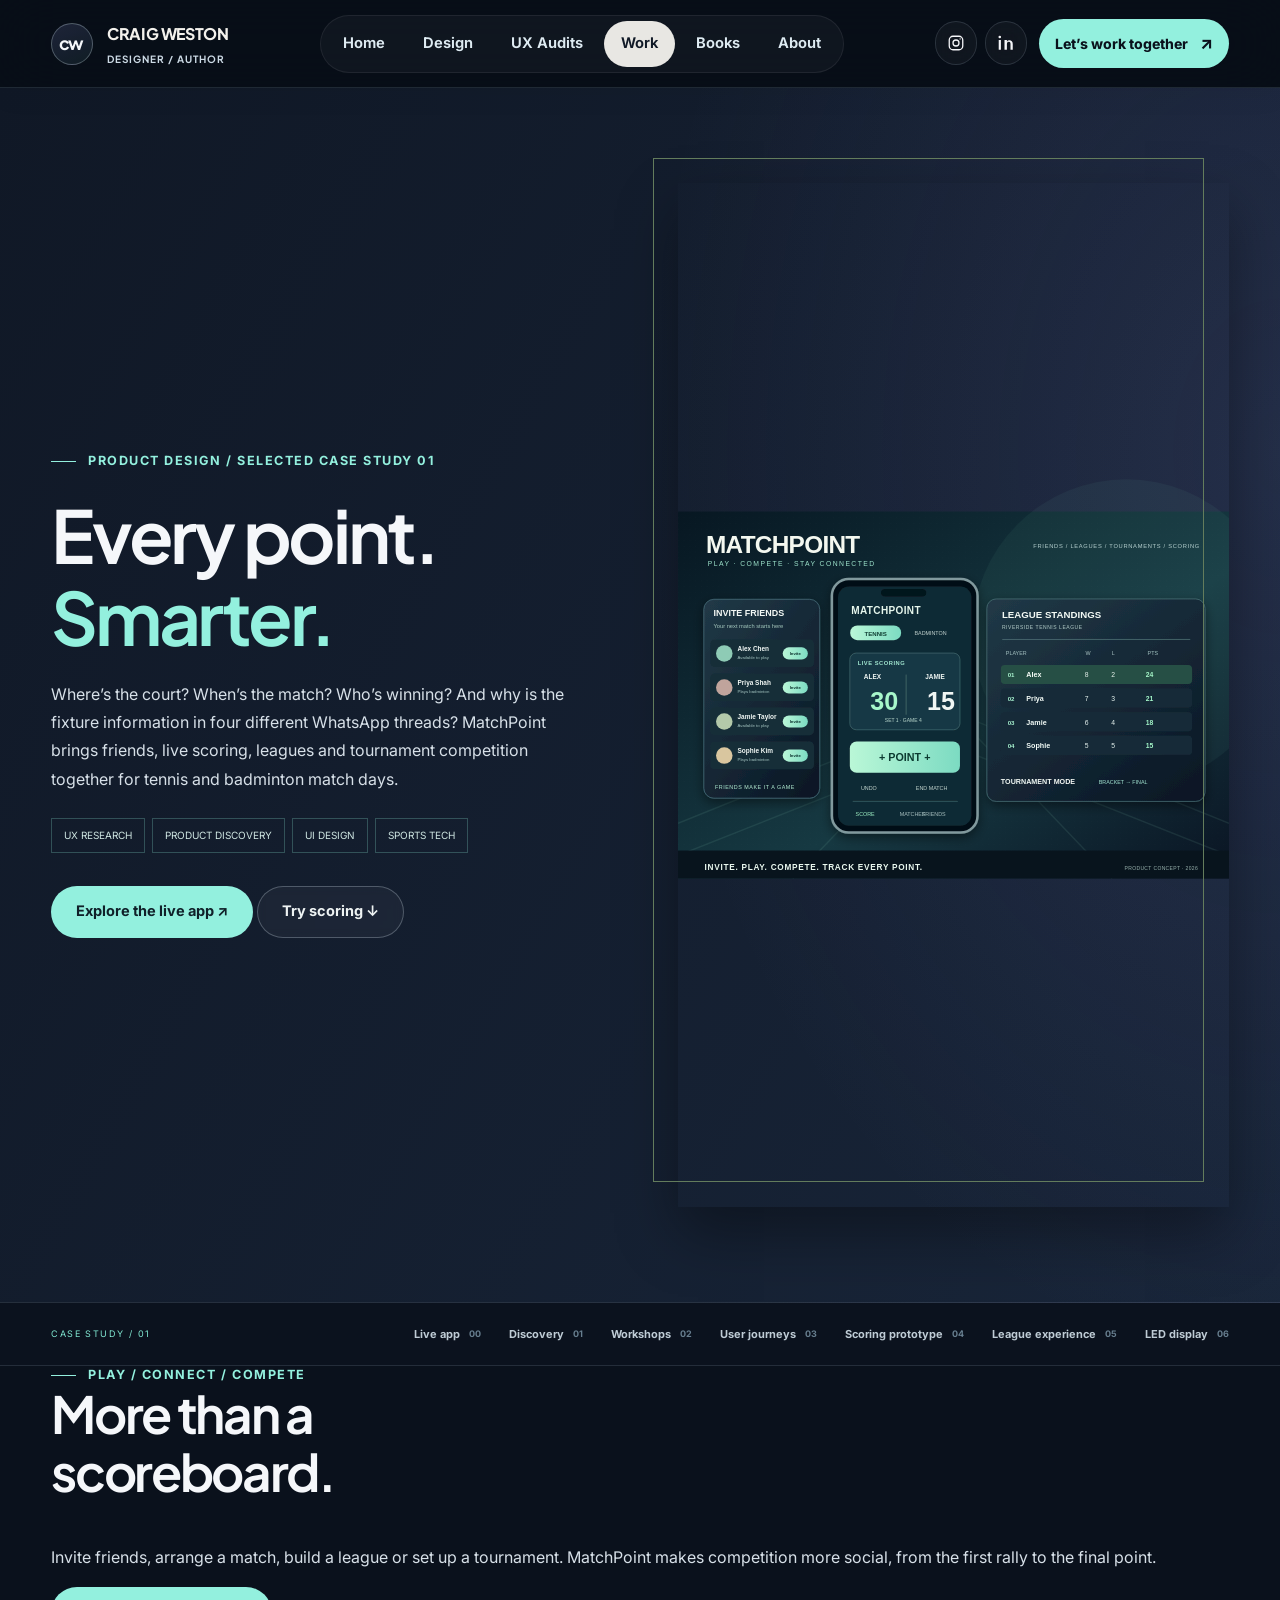
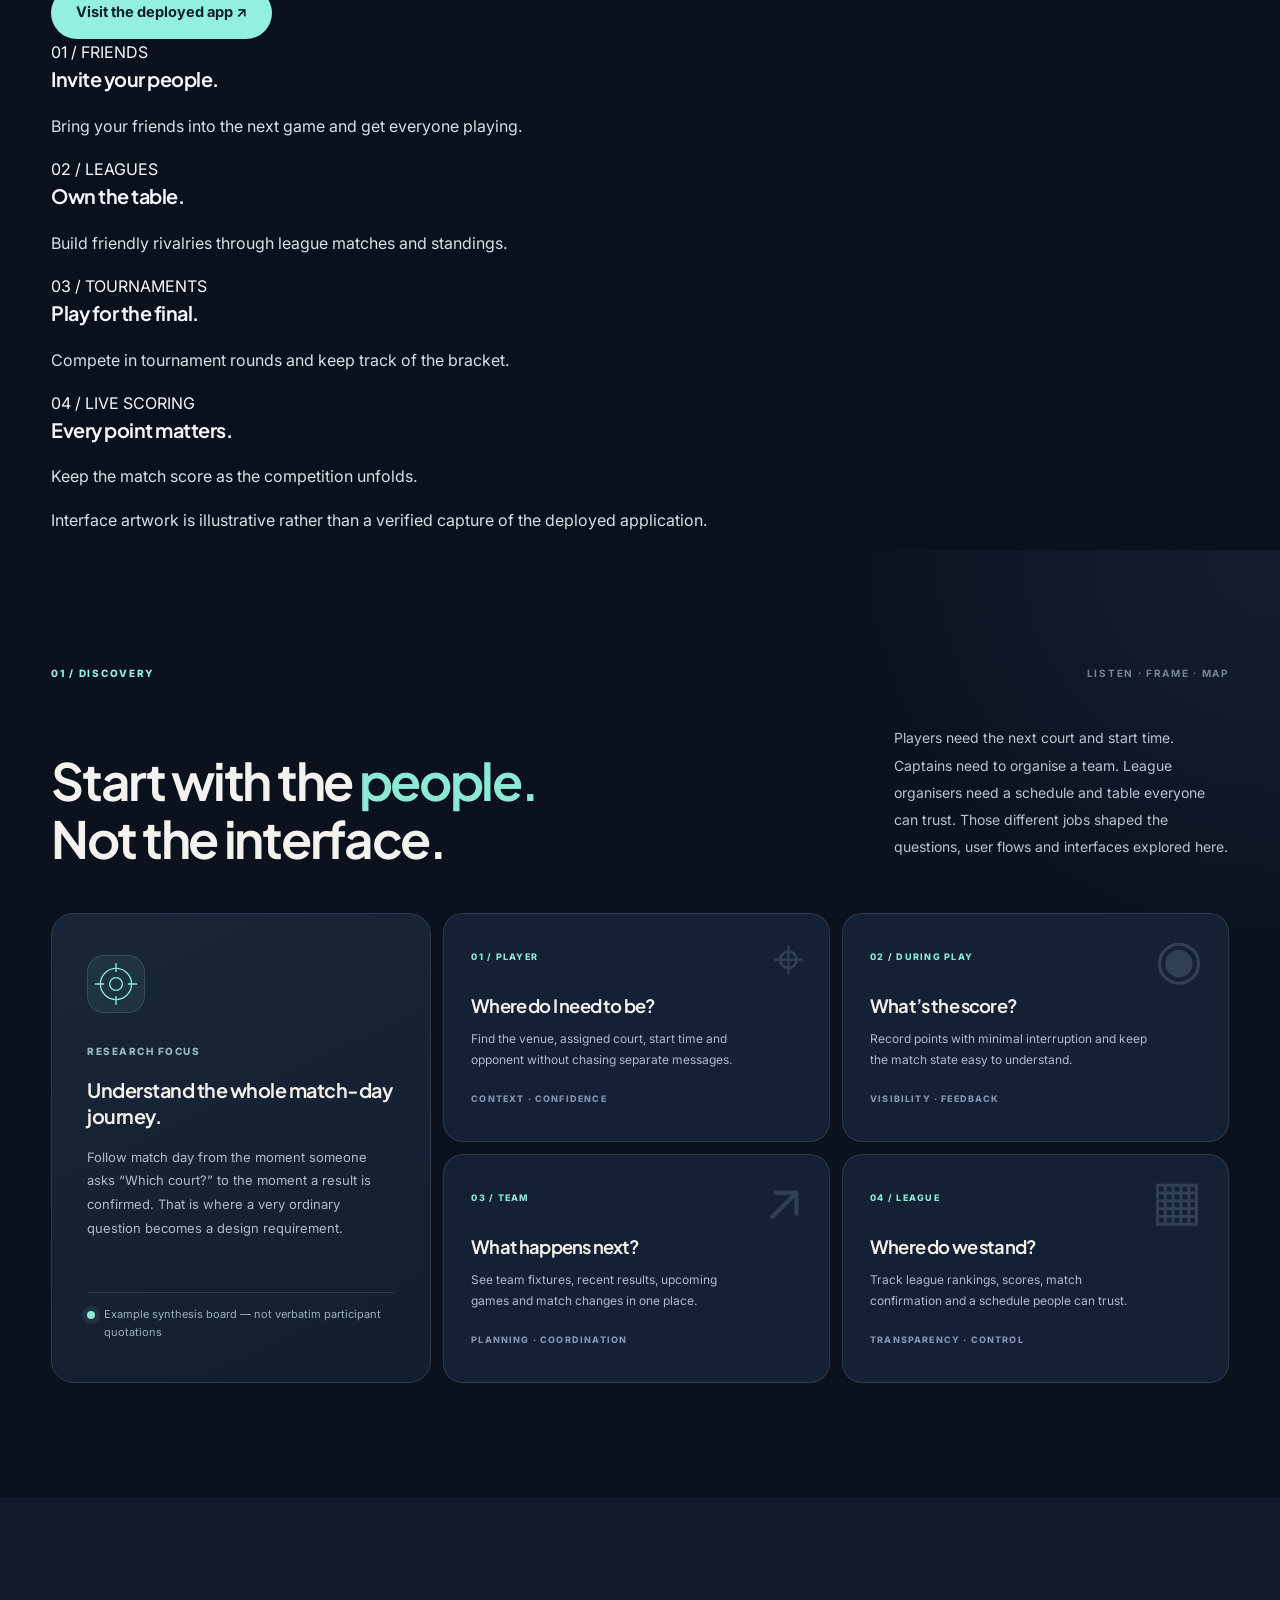
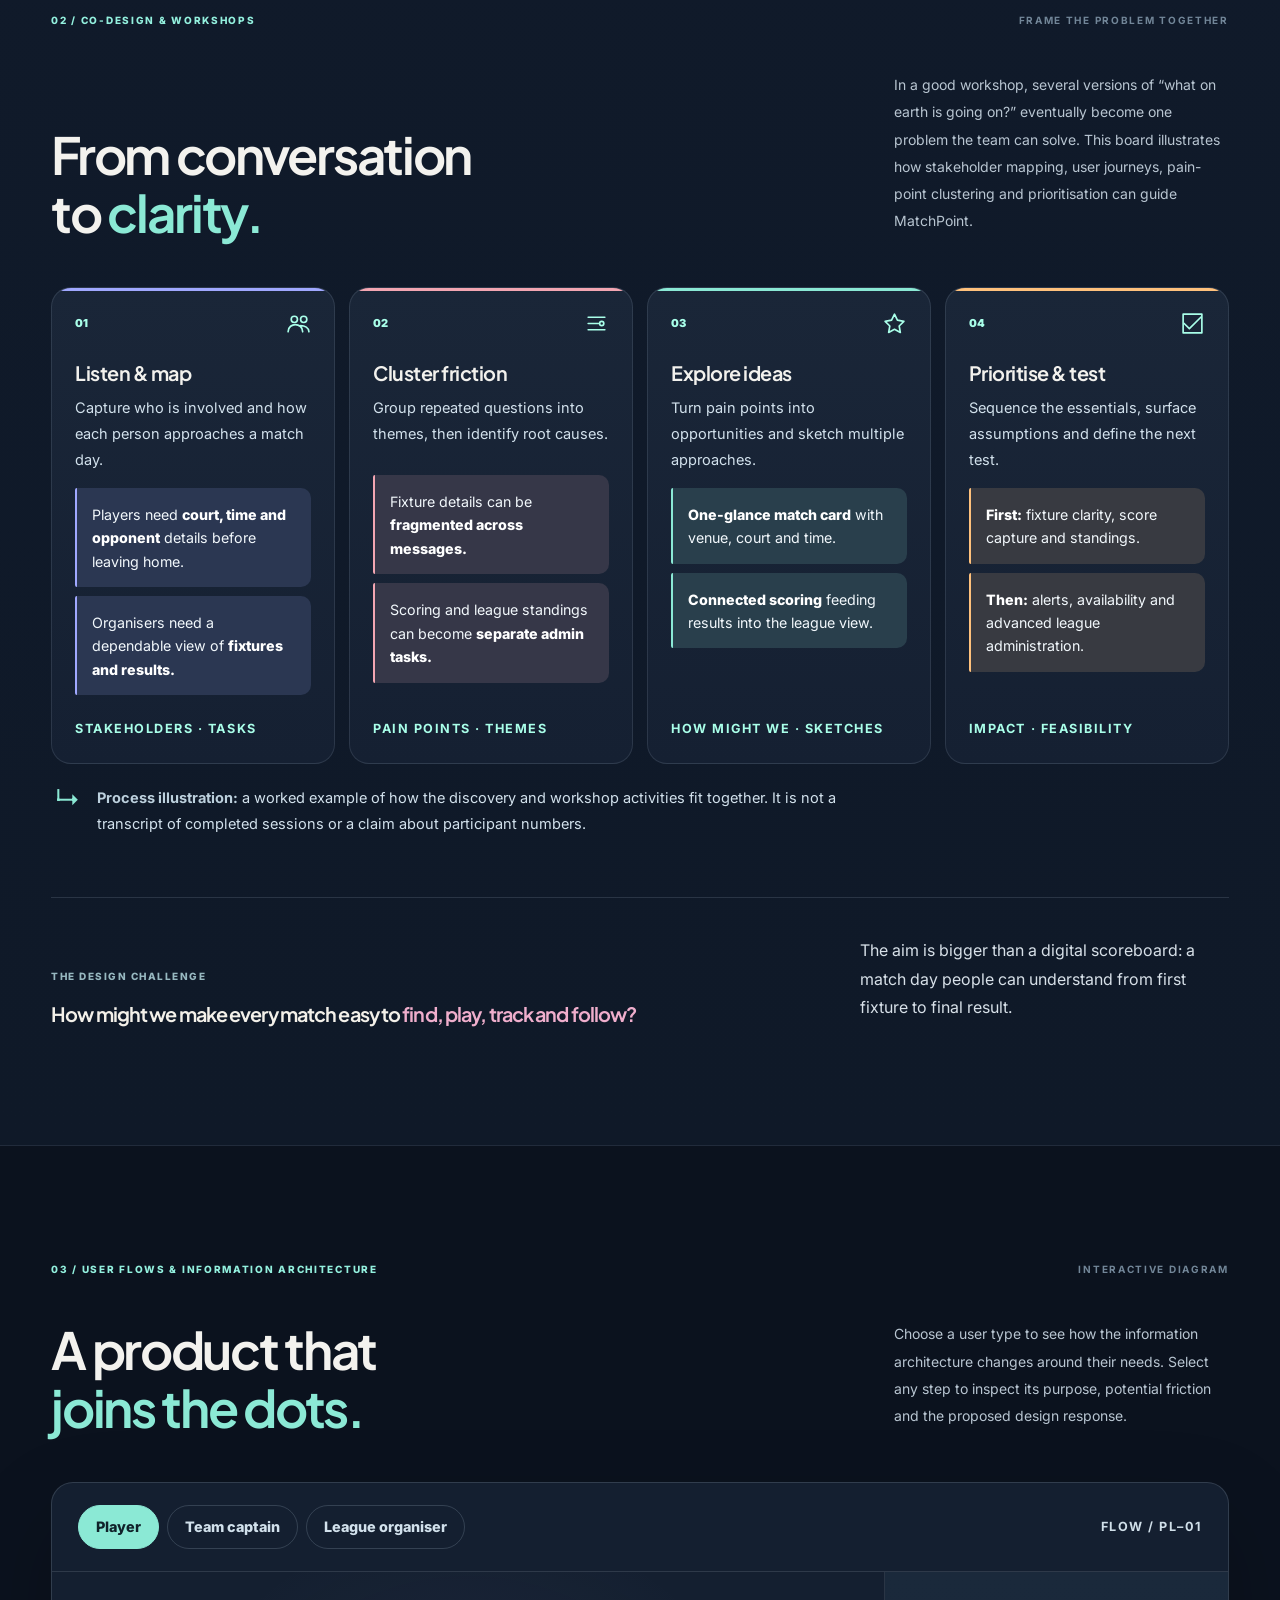
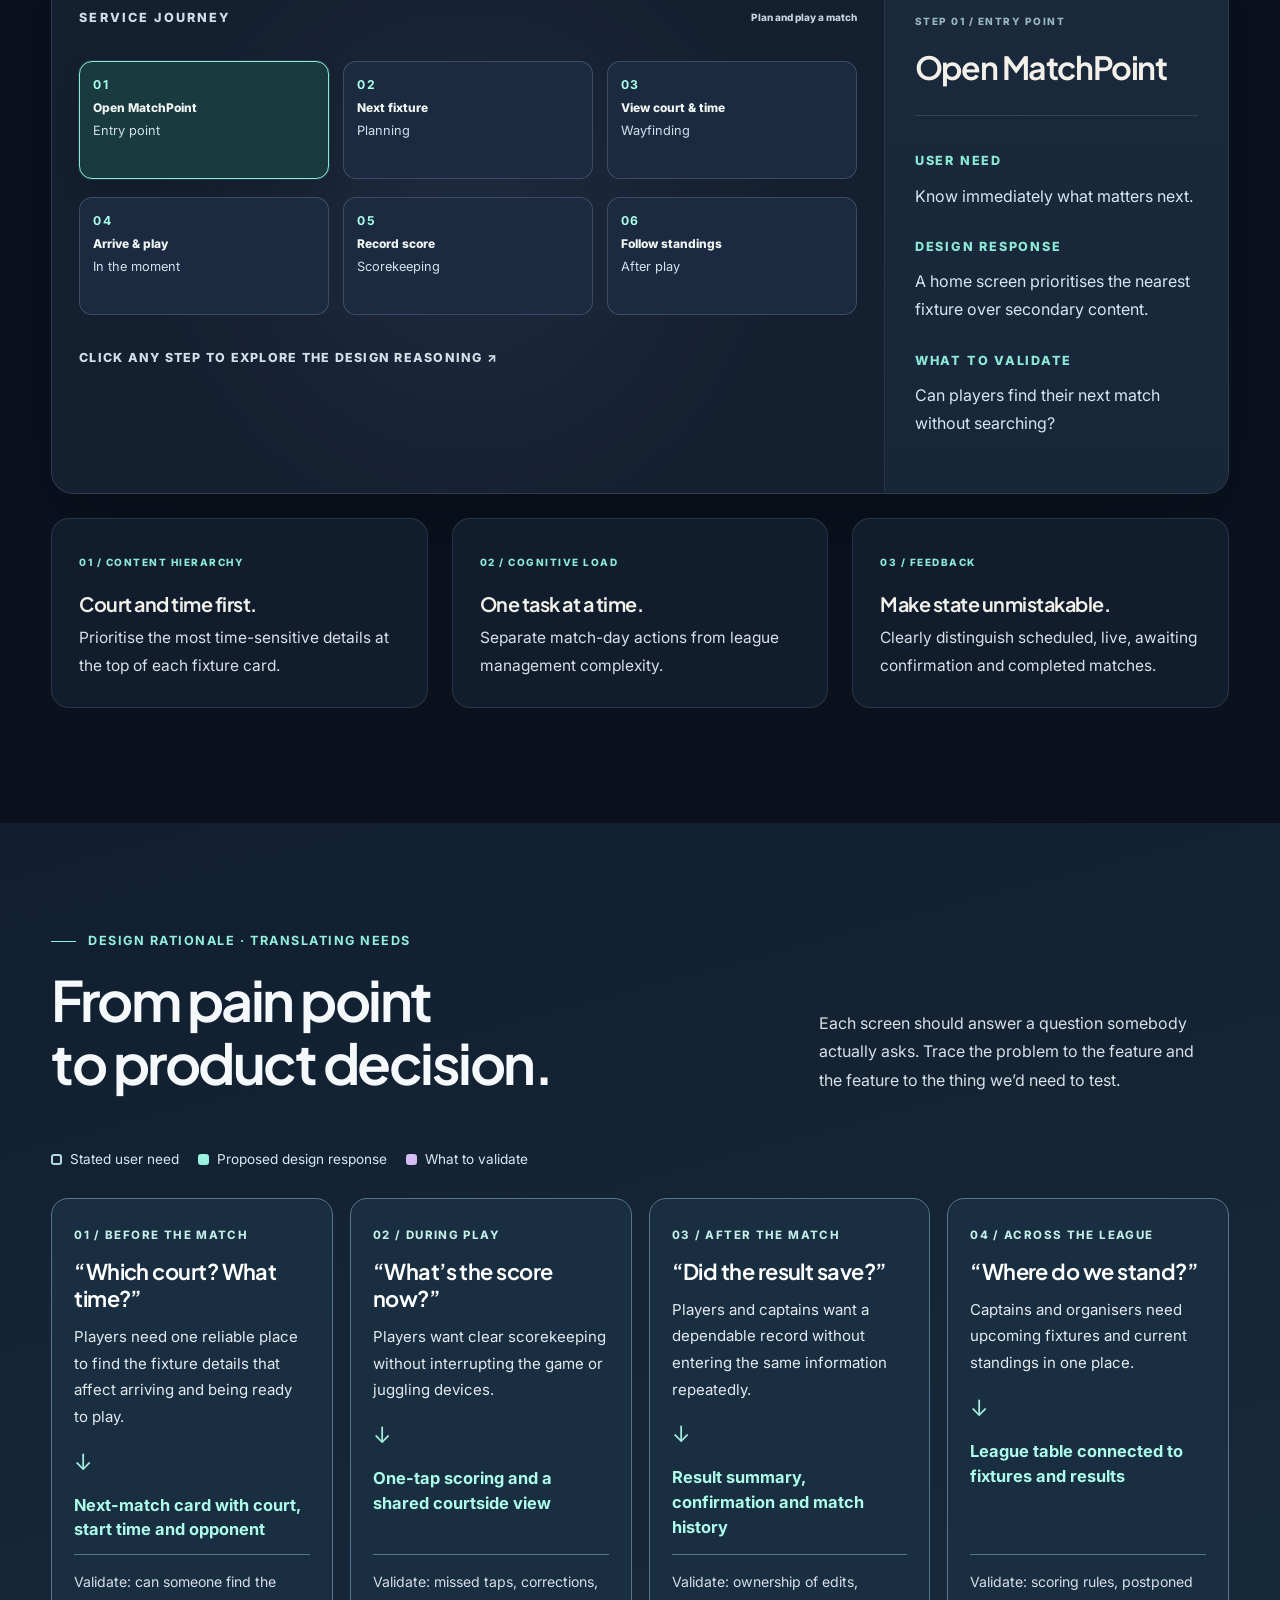
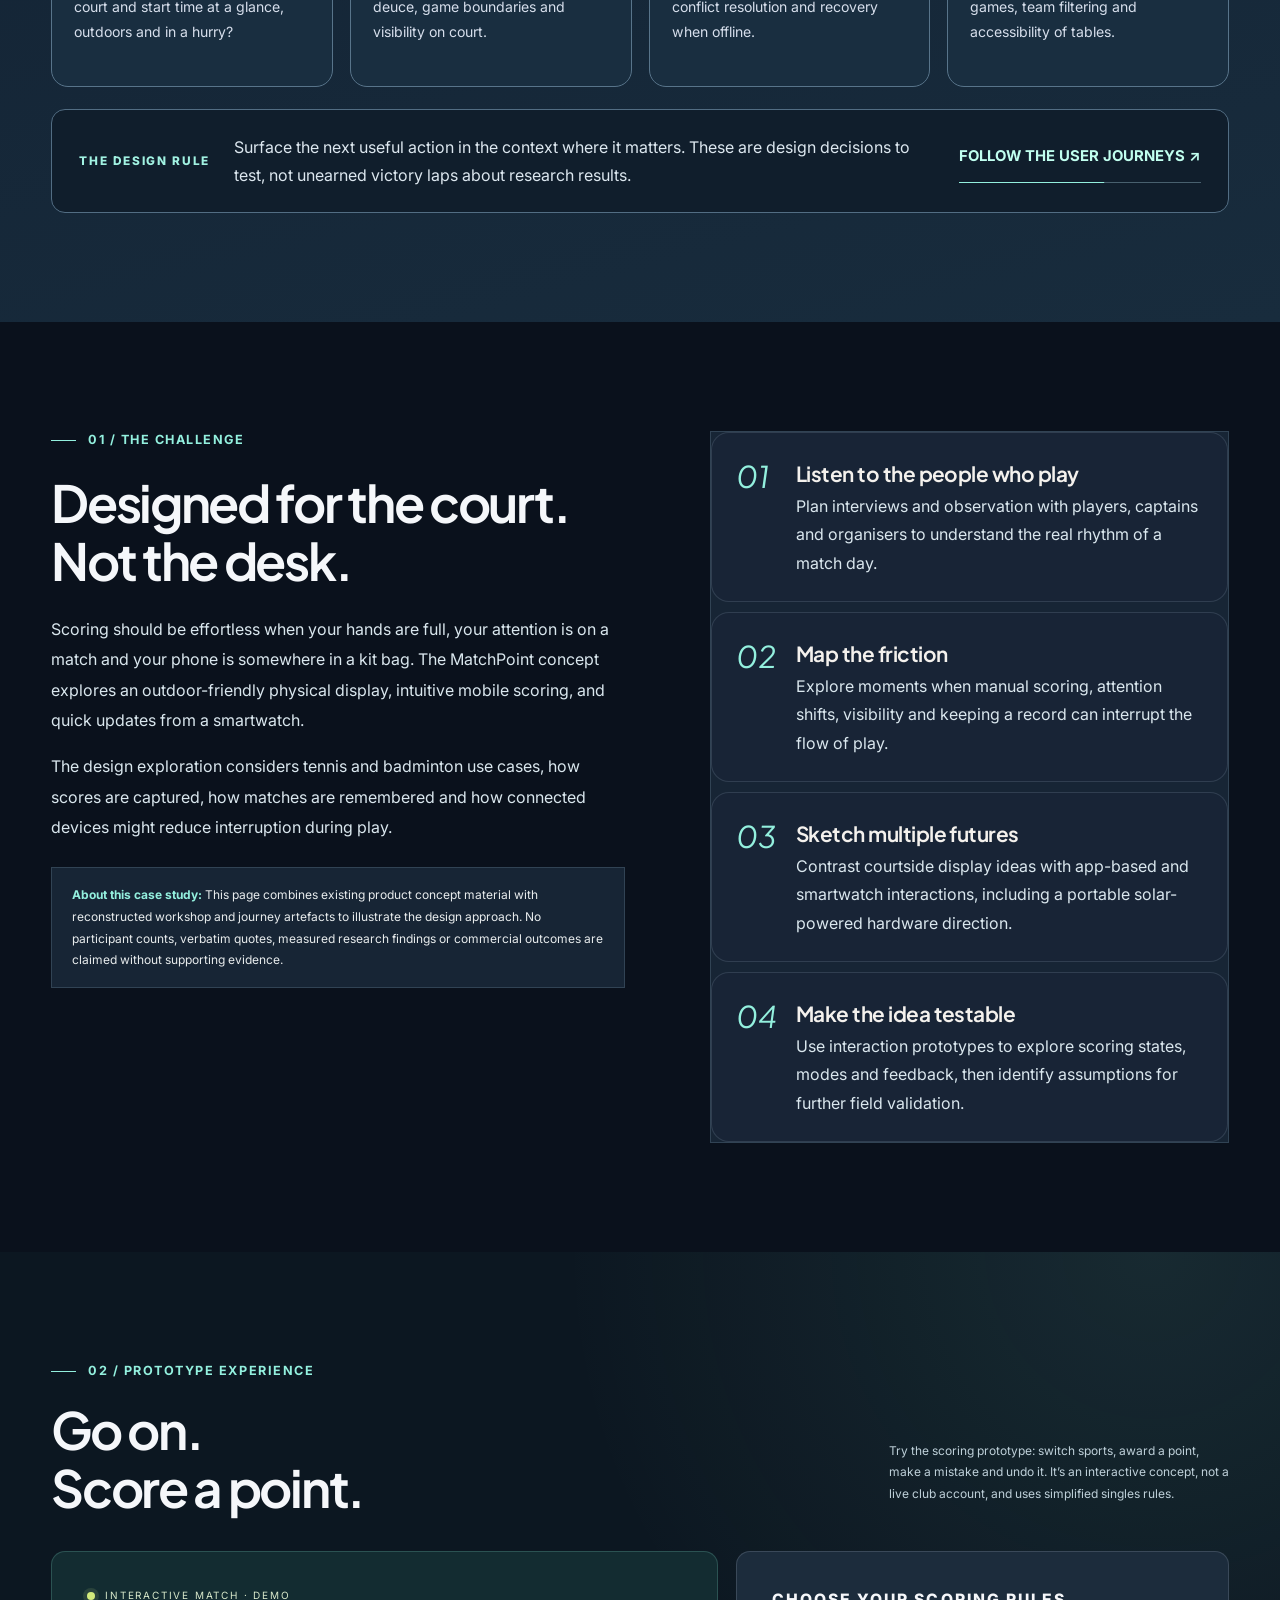
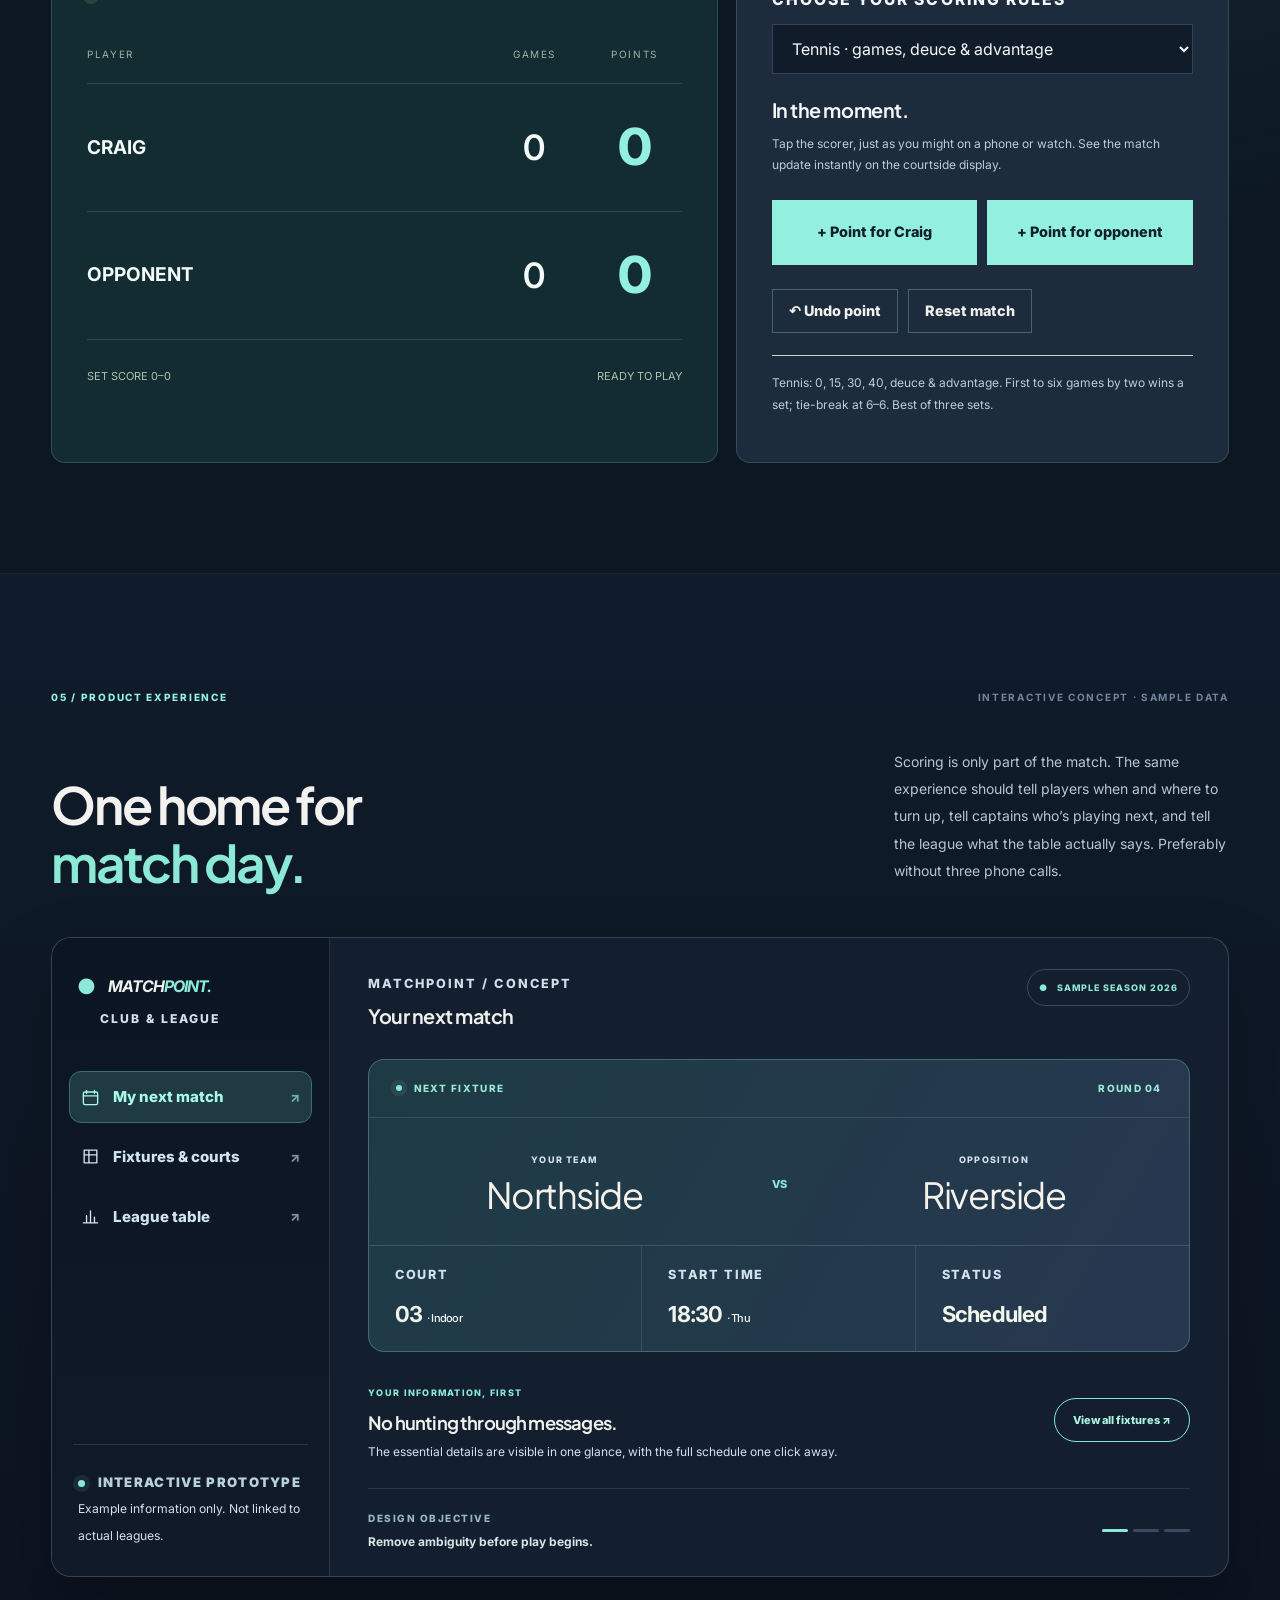
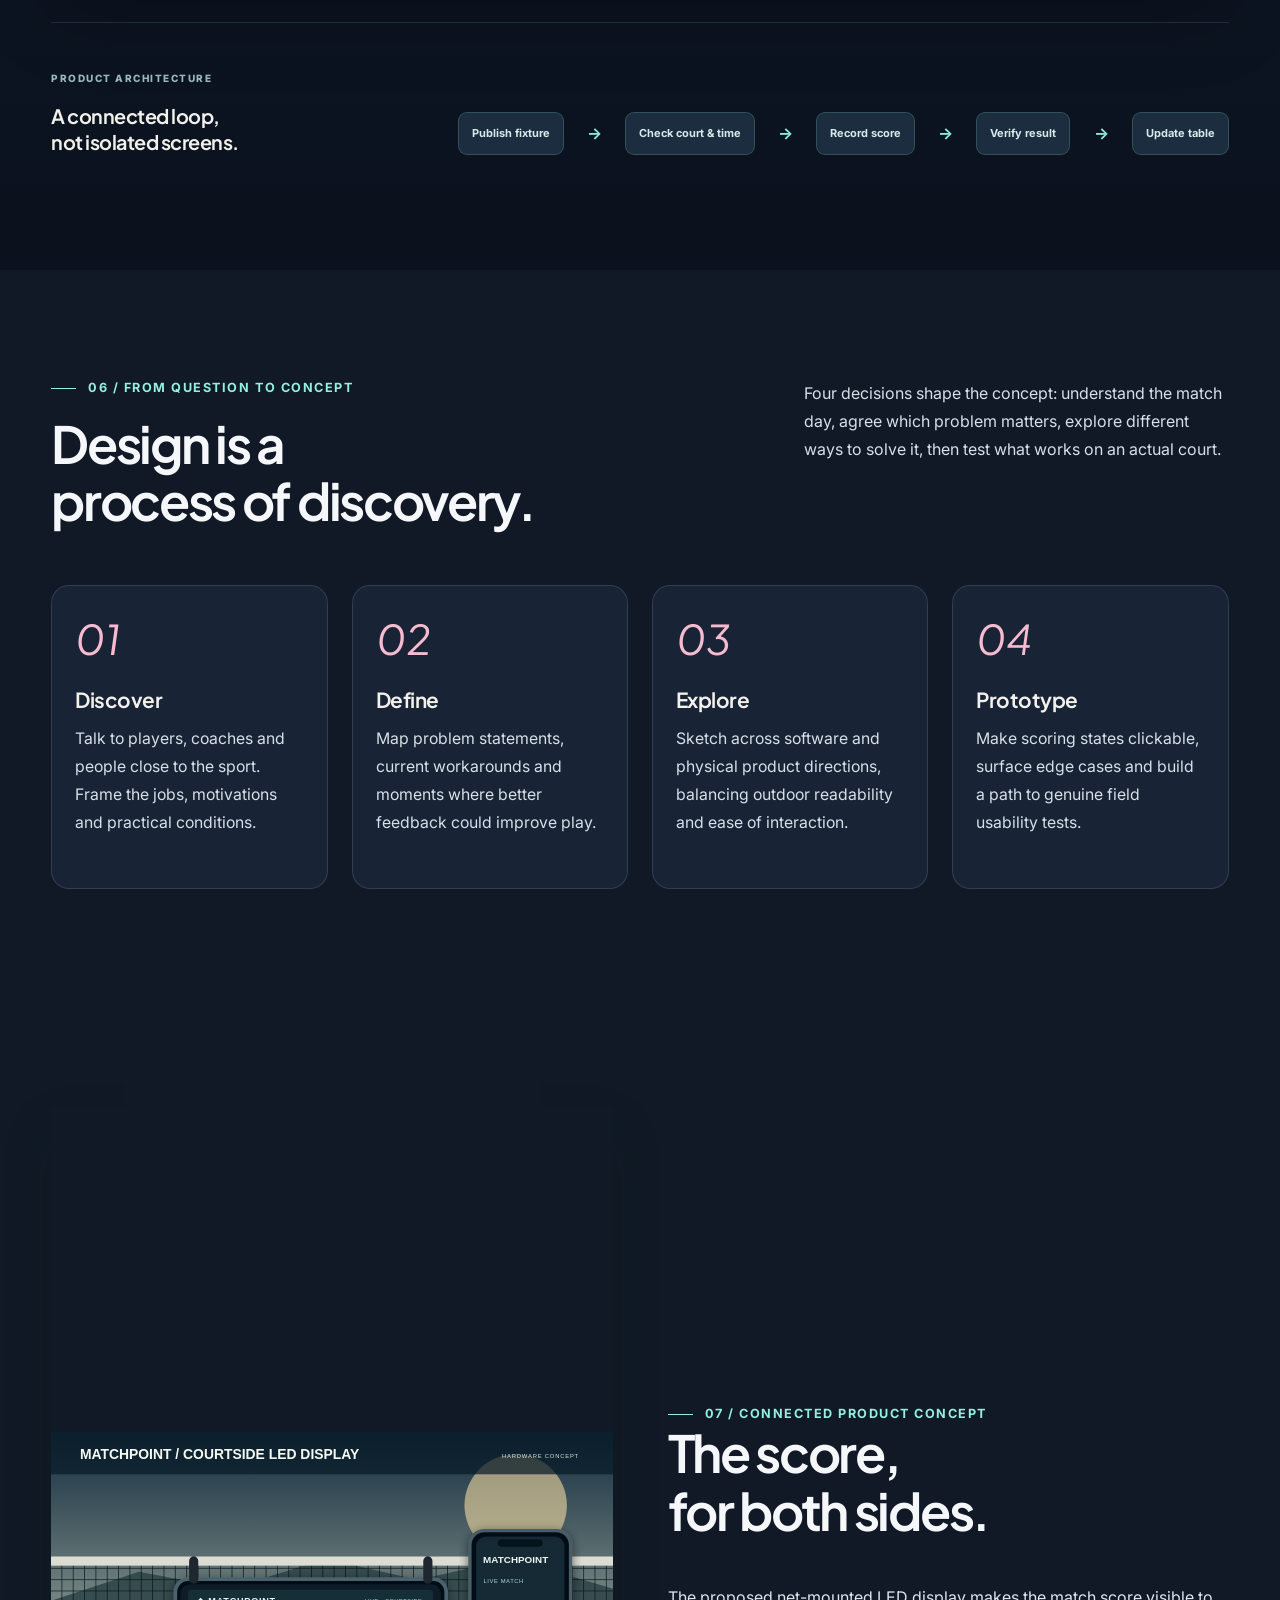
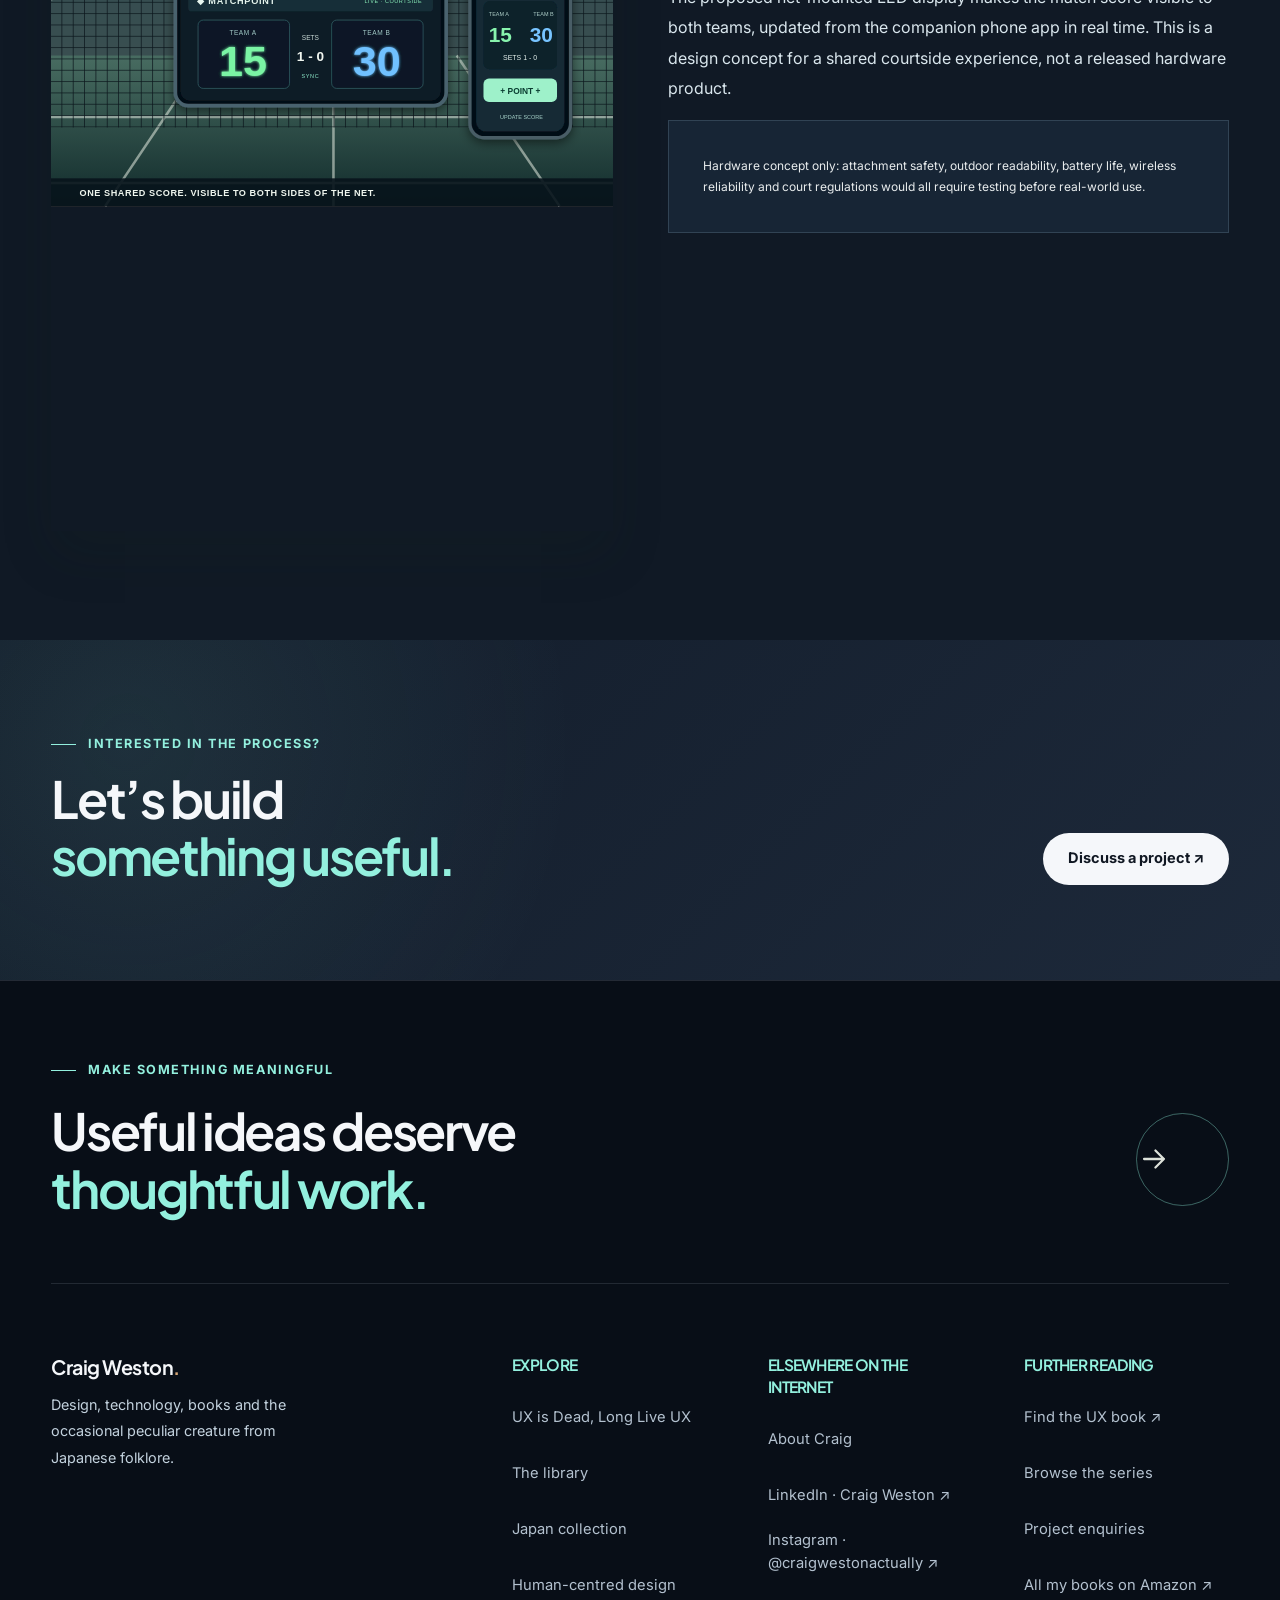
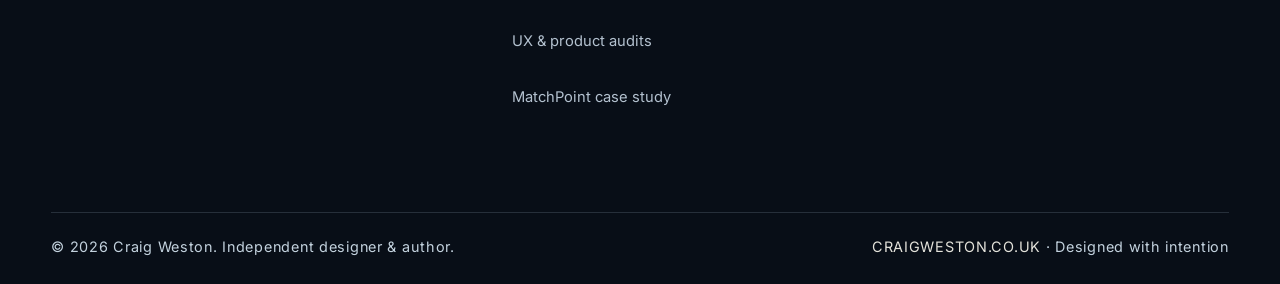
<file: public/matchpoint.html>
<!DOCTYPE html>
<html lang="en-GB"><head><meta charset="utf-8"/><meta content="width=device-width,initial-scale=1" name="viewport"/><meta content="#1c2827" name="theme-color"/><title>MatchPoint UX Case Study | Research, Workshops &amp; User Flows — Craig Weston</title><meta content="MatchPoint is a deployed sports app for friends, leagues, tournaments and real-time scoring. Explore Craig Weston’s design case study and concept for a net-mounted LED scoreboard." name="description"/><meta content="index,follow,max-image-preview:large" name="robots"/><link href="https://craigweston.co.uk/matchpoint.html" rel="canonical"/><link href="assets/favicon.svg" rel="icon" type="image/svg+xml"/><link rel="stylesheet" href="matchpoint.min.css"/><meta content="website" property="og:type"/><meta content="Craig Weston" property="og:site_name"/><meta content="MatchPoint UX Case Study | Research, Workshops &amp; User Flows — Craig Weston" property="og:title"/><meta content="MatchPoint is a deployed sports app for friends, leagues, tournaments and real-time scoring. Explore Craig Weston’s design case study and concept for a net-mounted LED scoreboard." property="og:description"/><meta content="https://craigweston.co.uk/matchpoint.html" property="og:url"/><meta content="https://craigweston.co.uk/assets/matchpoint-social-showcase.svg" property="og:image"/><meta content="summary_large_image" name="twitter:card"/><link href="https://fonts.googleapis.com" rel="preconnect"/><link crossorigin="anonymous" href="https://fonts.gstatic.com" rel="preconnect"/><link href="https://fonts.googleapis.com/css2?family=Inter:wght@400;500;600;700&amp;family=Plus+Jakarta+Sans:wght@400;500;600;700;800&amp;family=Noto+Sans+JP:wght@400;500;700&amp;display=swap" rel="stylesheet"/><meta name="author" content="Craig Weston"/><meta property="og:site_name" content="Craig Weston"/><meta property="og:locale" content="en_GB"/><meta property="og:image:alt" content="MatchPoint case study — Craig Weston"/><meta property="og:image:width" content="1536"/><meta property="og:image:height" content="1024"/><meta name="twitter:title" content="MatchPoint UX Case Study | Research, Workshops &amp; User Flows — Craig Weston"/><meta name="twitter:description" content="Explore the UX research, discovery workshops, user journeys, service design and clickable sports-tech prototypes behind MatchPoint, Craig Weston’s tennis and badminton product concept."/><meta name="twitter:image" content="https://craigweston.co.uk/assets/matchpoint-social-showcase.svg"/><script type="application/ld+json">{"@context":"https://schema.org","@type":"BreadcrumbList","itemListElement":[{"@type":"ListItem","position":1,"name":"Home","item":"https://craigweston.co.uk/"},{"@type":"ListItem","position":2,"name":"MatchPoint case study","item":"https://craigweston.co.uk/matchpoint.html"}]}</script><script type="application/ld+json">{"@context":"https://schema.org","@type":"CreativeWork","name":"MatchPoint: Sports Product Discovery & UX Case Study","author":{"@type":"Person","@id":"https://craigweston.co.uk/#person","name":"Craig Weston","url":"https://craigweston.co.uk/about.html"},"about":["Product discovery","UX research","User flows","Tennis scoring","Badminton scoring","League scheduling"],"url":"https://craigweston.co.uk/matchpoint.html","inLanguage":"en-GB","image":"https://craigweston.co.uk/assets/matchpoint-social-showcase.svg"}</script></head><body><div class="scroll-meter" aria-hidden="true"><span id="scroll-meter-fill"></span></div><a class="skip-link" href="#main-content">Skip to main content</a><header class="site-header"><div class="header-inner"><a aria-label="Craig Weston homepage" class="brand" href="index.html"><span class="brand-mark">cw</span><span class="brand-text">CRAIG WESTON<small>DESIGNER / AUTHOR</small></span></a><nav aria-label="Primary navigation" class="nav-links" id="nav-links"><a data-nav="index.html" href="index.html">Home</a><a data-nav="design.html" href="design.html">Design</a><a data-nav="ux-audits.html" href="ux-audits.html">UX Audits</a><a aria-current="page" class="active" data-nav="matchpoint.html" href="matchpoint.html">Work</a><a data-nav="books.html" href="books.html">Books</a><a data-nav="about.html" href="about.html">About</a></nav><div class="nav-actions"><div aria-label="Social links" class="social-mini"><a aria-label="Instagram @craigwestonactually" class="social-mini-link" href="https://www.instagram.com/craigwestonactually/" rel="noopener noreferrer" target="_blank"><svg aria-hidden="true" fill="none" stroke="currentColor" stroke-linecap="round" stroke-linejoin="round" stroke-width="1.7" viewbox="0 0 24 24"><rect height="18" rx="5" width="18" x="3" y="3"></rect><circle cx="12" cy="12" r="4"></circle><path d="M17.5 6.5h.01"></path></svg></a><a aria-label="Craig Weston on LinkedIn" class="social-mini-link" href="https://www.linkedin.com/in/craig-weston/" rel="noopener noreferrer" target="_blank"><svg aria-hidden="true" fill="currentColor" viewbox="0 0 24 24"><path d="M5.2 8H2.3v13h2.9zm.2-4A1.7 1.7 0 1 0 2 4a1.7 1.7 0 0 0 3.4 0ZM21 13.4c0-3.5-1.9-5.1-4.4-5.1a3.8 3.8 0 0 0-3.4 1.9V8H10v13h3.2v-7.2c0-1.9.4-3.6 2.6-3.6s2.2 2 2.2 3.7V21H21z"></path></svg></a></div><a class="top-contact" href="about.html#contact">Let’s work together <span>↗</span></a><button aria-controls="nav-links" aria-expanded="false" aria-label="Open navigation menu" class="menu-toggle" id="menu-toggle" type="button">☰</button></div></div></header><main id="main-content" tabindex="-1"><section class="mp-page-hero"><div class="container mp-hero-grid"><div><div class="eyebrow">PRODUCT DESIGN / SELECTED CASE STUDY 01</div><h1>Every point.<br/><em>Smarter.</em></h1><p>Where’s the court? When’s the match? Who’s winning? And why is the fixture information in four different WhatsApp threads? MatchPoint brings friends, live scoring, leagues and tournament competition together for tennis and badminton match days.</p><div class="tags"><span>UX RESEARCH</span><span>PRODUCT DISCOVERY</span><span>UI DESIGN</span><span>SPORTS TECH</span></div><a class="btn btn-cream" href="https://score.pp.ua/" target="_blank" rel="noopener noreferrer">Explore the live app ↗</a> <a class="btn btn-white-outline" href="#try-demo">Try scoring ↓</a></div><div class="mp-hero-art"><img alt="MatchPoint concept artwork showing friend invitations, a real-time scoring phone, league standings and tournament competition" src="assets/matchpoint-social-showcase.svg" width="1536" height="1024" decoding="async" loading="eager" fetchpriority="high"/></div></div></section>
<!-- MATCHPOINT CASE STUDY V4 START -->
<nav aria-label="MatchPoint case study sections" class="mp-case-nav">
<div class="container mp-case-nav-inner"><span class="mp-case-kicker">CASE STUDY / 01</span>
<a href="#live-features">Live app <small>00</small></a><a href="#discovery">Discovery <small>01</small></a><a href="#workshops">Workshops <small>02</small></a><a href="#journeys">User journeys <small>03</small></a><a href="#try-demo">Scoring prototype <small>04</small></a><a href="#league-experience">League experience <small>05</small></a><a href="#courtside-led">LED display <small>06</small></a>
</div>
</nav>
<section class="mp-friend-features" id="live-features" aria-labelledby="mp-friend-title"><div class="container"><div class="mp-friend-top"><div><span class="eyebrow accent">PLAY / CONNECT / COMPETE</span><h2 id="mp-friend-title">More than a<br><em>scoreboard.</em></h2></div><div class="mp-friend-top-copy"><p>Invite friends, arrange a match, build a league or set up a tournament. MatchPoint makes competition more social, from the first rally to the final point.</p><a class="btn btn-cream" href="https://score.pp.ua/" target="_blank" rel="noopener noreferrer">Visit the deployed app ↗</a></div></div><div class="mp-friend-grid"><article><span>01 / FRIENDS</span><h3>Invite your people.</h3><p>Bring your friends into the next game and get everyone playing.</p></article><article><span>02 / LEAGUES</span><h3>Own the table.</h3><p>Build friendly rivalries through league matches and standings.</p></article><article><span>03 / TOURNAMENTS</span><h3>Play for the final.</h3><p>Compete in tournament rounds and keep track of the bracket.</p></article><article><span>04 / LIVE SCORING</span><h3>Every point matters.</h3><p>Keep the match score as the competition unfolds.</p></article></div><p class="mp-friend-disclaimer">Interface artwork is illustrative rather than a verified capture of the deployed application.</p></div></section><section class="mp-discovery-section" id="discovery">
<div class="container">
<div class="mp-section-eyebrow"><span>01 / DISCOVERY</span><span>LISTEN · FRAME · MAP</span></div>
<div class="mp-title-row"><h2>Start with the <em>people.</em><br/>Not the interface.</h2><p>Players need the next court and start time. Captains need to organise a team. League organisers need a schedule and table everyone can trust. Those different jobs shaped the questions, user flows and interfaces explored here.</p></div>
<div class="mp-research-board">
<div class="mp-research-intro"><div aria-hidden="true" class="mp-orbit-icon"><svg fill="none" viewbox="0 0 48 48"><circle cx="24" cy="24" r="17" stroke="currentColor" stroke-width="1.5"></circle><circle cx="24" cy="24" r="7" stroke="currentColor" stroke-width="1.5"></circle><path d="M24 1v10M24 37v10M1 24h10M37 24h10" stroke="currentColor" stroke-width="1.5"></path></svg></div><span class="mp-small-label">RESEARCH FOCUS</span><h3>Understand the whole match-day journey.</h3><p>Follow match day from the moment someone asks “Which court?” to the moment a result is confirmed. That is where a very ordinary question becomes a design requirement.</p><div class="mp-evidence"><span class="mp-status-dot"></span> Example synthesis board — not verbatim participant quotations</div></div>
<div class="mp-insight-grid">
<article class="mp-insight"><span class="mp-insight-num">01 / PLAYER</span><span class="mp-insight-glyph">⌖</span><h4>Where do I need to be?</h4><p>Find the venue, assigned court, start time and opponent without chasing separate messages.</p><div class="mp-insight-tag">CONTEXT · CONFIDENCE</div></article>
<article class="mp-insight"><span class="mp-insight-num">02 / DURING PLAY</span><span class="mp-insight-glyph">◉</span><h4>What’s the score?</h4><p>Record points with minimal interruption and keep the match state easy to understand.</p><div class="mp-insight-tag">VISIBILITY · FEEDBACK</div></article>
<article class="mp-insight"><span class="mp-insight-num">03 / TEAM</span><span class="mp-insight-glyph">↗</span><h4>What happens next?</h4><p>See team fixtures, recent results, upcoming games and match changes in one place.</p><div class="mp-insight-tag">PLANNING · COORDINATION</div></article>
<article class="mp-insight"><span class="mp-insight-num">04 / LEAGUE</span><span class="mp-insight-glyph">▦</span><h4>Where do we stand?</h4><p>Track league rankings, scores, match confirmation and a schedule people can trust.</p><div class="mp-insight-tag">TRANSPARENCY · CONTROL</div></article>
</div>
</div>
</div>
</section>
<section class="mp-workshop-section" id="workshops">
<div class="container">
<div class="mp-section-eyebrow"><span>02 / CO-DESIGN &amp; WORKSHOPS</span><span>FRAME THE PROBLEM TOGETHER</span></div>
<div class="mp-title-row"><h2>From conversation<br/>to <em>clarity.</em></h2><p>In a good workshop, several versions of “what on earth is going on?” eventually become one problem the team can solve. This board illustrates how stakeholder mapping, user journeys, pain-point clustering and prioritisation can guide MatchPoint.</p></div>
<div aria-label="Illustrative UX research and workshop process" class="mp-workshop-board">
<article class="mp-workshop-column tone-purple"><div class="mp-workshop-top"><span>01</span><svg aria-hidden="true" viewbox="0 0 24 24"><circle cx="8" cy="8" r="3"></circle><circle cx="17" cy="8" r="3"></circle><path d="M2 20c0-5 4-7 7-7s7 2 7 7M14 14c4 0 8 2 8 6"></path></svg></div><h3>Listen &amp; map</h3><p>Capture who is involved and how each person approaches a match day.</p><div class="mp-sticky">Players need <strong>court, time and opponent</strong> details before leaving home.</div><div class="mp-sticky">Organisers need a dependable view of <strong>fixtures and results.</strong></div><span class="mp-column-meta">STAKEHOLDERS · TASKS</span></article>
<article class="mp-workshop-column tone-coral"><div class="mp-workshop-top"><span>02</span><svg aria-hidden="true" viewbox="0 0 24 24"><path d="M4 6h16M4 12h10M4 18h16"></path><circle cx="17" cy="12" r="2"></circle></svg></div><h3>Cluster friction</h3><p>Group repeated questions into themes, then identify root causes.</p><div class="mp-sticky">Fixture details can be <strong>fragmented across messages.</strong></div><div class="mp-sticky">Scoring and league standings can become <strong>separate admin tasks.</strong></div><span class="mp-column-meta">PAIN POINTS · THEMES</span></article>
<article class="mp-workshop-column tone-mint"><div class="mp-workshop-top"><span>03</span><svg aria-hidden="true" viewbox="0 0 24 24"><path d="m12 3 2.8 5.7L21 10l-4.5 4.4 1.1 6.2L12 17.6l-5.6 3 1.1-6.2L3 10l6.2-1.3z"></path></svg></div><h3>Explore ideas</h3><p>Turn pain points into opportunities and sketch multiple approaches.</p><div class="mp-sticky"><strong>One-glance match card</strong> with venue, court and time.</div><div class="mp-sticky"><strong>Connected scoring</strong> feeding results into the league view.</div><span class="mp-column-meta">HOW MIGHT WE · SKETCHES</span></article>
<article class="mp-workshop-column tone-amber"><div class="mp-workshop-top"><span>04</span><svg aria-hidden="true" viewbox="0 0 24 24"><path d="M4 12l5 5L20 6"></path><path d="M3 3h18v18H3z"></path></svg></div><h3>Prioritise &amp; test</h3><p>Sequence the essentials, surface assumptions and define the next test.</p><div class="mp-sticky"><strong>First:</strong> fixture clarity, score capture and standings.</div><div class="mp-sticky"><strong>Then:</strong> alerts, availability and advanced league administration.</div><span class="mp-column-meta">IMPACT · FEASIBILITY</span></article>
</div>
<div class="mp-artifact-caption"><span class="mp-artifact-mark">↳</span><p><strong>Process illustration:</strong> a worked example of how the discovery and workshop activities fit together. It is not a transcript of completed sessions or a claim about participant numbers.</p></div>
<div class="mp-hmw"><div><span class="mp-small-label">THE DESIGN CHALLENGE</span><h3>How might we make every match easy to <em>find, play, track and follow?</em></h3></div><p>The aim is bigger than a digital scoreboard: a match day people can understand from first fixture to final result.</p></div>
</div>
</section>
<section class="mp-journey-section" id="journeys">
<div class="container">
<div class="mp-section-eyebrow"><span>03 / USER FLOWS &amp; INFORMATION ARCHITECTURE</span><span>INTERACTIVE DIAGRAM</span></div>
<div class="mp-title-row"><h2>A product that<br/><em>joins the dots.</em></h2><p>Choose a user type to see how the information architecture changes around their needs. Select any step to inspect its purpose, potential friction and the proposed design response.</p></div>
<div class="mp-flow-shell" id="mp-flow-explorer">
<div class="mp-flow-toolbar"><div aria-label="User journey persona" class="mp-flow-tabs" role="tablist"><button aria-selected="true" class="is-active" data-mp-flow="player" role="tab" type="button">Player</button><button aria-selected="false" data-mp-flow="captain" role="tab" type="button">Team captain</button><button aria-selected="false" data-mp-flow="organiser" role="tab" type="button">League organiser</button></div><span class="mp-flow-id">FLOW / <span id="mp-flow-code">PL–01</span></span></div>
<div class="mp-flow-grid"><div class="mp-flow-chart"><div class="mp-flow-canvas-label">SERVICE JOURNEY <span id="mp-flow-title">Plan and play a match</span></div><div class="mp-flow-nodes" id="mp-flow-nodes"><button class="mp-flow-node is-selected" data-mp-step="0" type="button"><span class="mp-step-index">01</span><strong>Open MatchPoint</strong><small>Entry point</small></button><span class="mp-flow-arrow">→</span><button class="mp-flow-node" data-mp-step="1" type="button"><span class="mp-step-index">02</span><strong>Next fixture</strong><small>Upcoming</small></button><span class="mp-flow-arrow">→</span><button class="mp-flow-node" data-mp-step="2" type="button"><span class="mp-step-index">03</span><strong>View details</strong><small>Court &amp; time</small></button></div><div class="mp-flow-hint">CLICK ANY STEP TO EXPLORE THE DESIGN REASONING ↗</div></div>
<aside aria-live="polite" class="mp-flow-detail"><span class="mp-small-label" id="mp-flow-stage">STEP 01 / ENTRY POINT</span><h3 id="mp-flow-detail-title">Open MatchPoint</h3><div class="mp-flow-separator"></div><div class="mp-flow-field"><span>USER NEED</span><p id="mp-flow-need">Know immediately what matters next.</p></div><div class="mp-flow-field"><span>DESIGN RESPONSE</span><p id="mp-flow-response">A single dashboard prioritises the next scheduled game.</p></div><div class="mp-flow-field"><span>WHAT TO VALIDATE</span><p id="mp-flow-test">Can players find their next match without searching?</p></div></aside></div>
</div>
<div class="mp-decision-grid"><article><span>01 / CONTENT HIERARCHY</span><h3>Court and time first.</h3><p>Prioritise the most time-sensitive details at the top of each fixture card.</p></article><article><span>02 / COGNITIVE LOAD</span><h3>One task at a time.</h3><p>Separate match-day actions from league management complexity.</p></article><article><span>03 / FEEDBACK</span><h3>Make state unmistakable.</h3><p>Clearly distinguish scheduled, live, awaiting confirmation and completed matches.</p></article></div>
</div>
</section>
<!-- MATCHPOINT CASE STUDY V4 END -->

<section class="finish-insight section-pad" id="insight-map" aria-labelledby="insight-title">
 <div class="container">
  <div class="section-heading finish-insight-heading"><div><div class="eyebrow accent">DESIGN RATIONALE · TRANSLATING NEEDS</div><h2 id="insight-title">From pain point<br>to product decision.</h2></div>
   <p>Each screen should answer a question somebody actually asks. Trace the problem to the feature and the feature to the thing we’d need to test.</p></div>
  <div class="finish-trace-legend"><span><i></i> Stated user need</span><span><i></i> Proposed design response</span><span><i></i> What to validate</span></div>
  <div class="finish-trace-grid">
   <article class="finish-trace-card"><span class="finish-trace-number">01 / BEFORE THE MATCH</span><h3>“Which court? What time?”</h3><p class="trace-need">Players need one reliable place to find the fixture details that affect arriving and being ready to play.</p><div class="finish-trace-arrow" aria-hidden="true">↓</div><strong>Next-match card with court, start time and opponent</strong><p class="trace-test">Validate: can someone find the court and start time at a glance, outdoors and in a hurry?</p></article>
   <article class="finish-trace-card"><span class="finish-trace-number">02 / DURING PLAY</span><h3>“What’s the score now?”</h3><p class="trace-need">Players want clear scorekeeping without interrupting the game or juggling devices.</p><div class="finish-trace-arrow" aria-hidden="true">↓</div><strong>One-tap scoring and a shared courtside view</strong><p class="trace-test">Validate: missed taps, corrections, deuce, game boundaries and visibility on court.</p></article>
   <article class="finish-trace-card"><span class="finish-trace-number">03 / AFTER THE MATCH</span><h3>“Did the result save?”</h3><p class="trace-need">Players and captains want a dependable record without entering the same information repeatedly.</p><div class="finish-trace-arrow" aria-hidden="true">↓</div><strong>Result summary, confirmation and match history</strong><p class="trace-test">Validate: ownership of edits, conflict resolution and recovery when offline.</p></article>
   <article class="finish-trace-card"><span class="finish-trace-number">04 / ACROSS THE LEAGUE</span><h3>“Where do we stand?”</h3><p class="trace-need">Captains and organisers need upcoming fixtures and current standings in one place.</p><div class="finish-trace-arrow" aria-hidden="true">↓</div><strong>League table connected to fixtures and results</strong><p class="trace-test">Validate: scoring rules, postponed games, team filtering and accessibility of tables.</p></article>
  </div>
  <div class="finish-trace-foot"><span class="finish-kicker">THE DESIGN RULE</span><p>Surface the next useful action in the context where it matters. These are design decisions to test, not unearned victory laps about research results.</p><a href="#journeys" class="text-link">FOLLOW THE USER JOURNEYS ↗</a></div>
 </div>
</section><section class="section-pad"><div class="container research-grid"><div><div class="eyebrow accent">01 / The challenge</div><h2>Designed for the court.<br/>Not the desk.</h2><p>Scoring should be effortless when your hands are full, your attention is on a match and your phone is somewhere in a kit bag. The MatchPoint concept explores an outdoor-friendly physical display, intuitive mobile scoring, and quick updates from a smartwatch.</p><p>The design exploration considers tennis and badminton use cases, how scores are captured, how matches are remembered and how connected devices might reduce interruption during play.</p><div class="honesty-note"><strong>About this case study:</strong> This page combines existing product concept material with reconstructed workshop and journey artefacts to illustrate the design approach. No participant counts, verbatim quotes, measured research findings or commercial outcomes are claimed without supporting evidence.</div></div><div class="research-methods"><div class="method"><span class="method-num">01</span><div><h3>Listen to the people who play</h3><p>Plan interviews and observation with players, captains and organisers to understand the real rhythm of a match day.</p></div></div><div class="method"><span class="method-num">02</span><div><h3>Map the friction</h3><p>Explore moments when manual scoring, attention shifts, visibility and keeping a record can interrupt the flow of play.</p></div></div><div class="method"><span class="method-num">03</span><div><h3>Sketch multiple futures</h3><p>Contrast courtside display ideas with app-based and smartwatch interactions, including a portable solar-powered hardware direction.</p></div></div><div class="method"><span class="method-num">04</span><div><h3>Make the idea testable</h3><p>Use interaction prototypes to explore scoring states, modes and feedback, then identify assumptions for further field validation.</p></div></div></div></div></section>
<section class="mp-demo-section" id="try-demo"><div class="container"><div class="mp-demo-header"><div><div class="eyebrow">02 / Prototype experience</div><h2>Go on.<br/>Score a point.</h2></div><p>Try the scoring prototype: switch sports, award a point, make a mistake and undo it. It’s an interactive concept, not a live club account, and uses simplified singles rules.</p></div><div class="demo-layout"><div class="demo-scoreboard"><div class="live">INTERACTIVE MATCH · DEMO</div><div class="demo-score-grid player-head"><span>Player</span><span style="text-align:center">Games</span><span style="text-align:center">Points</span></div><div class="demo-score-grid"><strong>CRAIG</strong><strong class="setnum" id="score-games-0">0</strong><strong class="points" id="score-points-0">0</strong></div><div class="demo-score-grid"><strong>OPPONENT</strong><strong class="setnum" id="score-games-1">0</strong><strong class="points" id="score-points-1">0</strong></div><div class="status-line"><span id="score-sets">SET SCORE 0–0</span><span aria-live="polite" id="score-status">READY TO PLAY</span></div></div><div class="demo-interaction"><label for="sport-select">Choose your scoring rules</label><select id="sport-select"><option value="tennis">Tennis · games, deuce &amp; advantage</option><option value="badminton">Badminton · rally scoring to 21</option></select><h3>In the moment.</h3><p>Tap the scorer, just as you might on a phone or watch. See the match update instantly on the courtside display.</p><div class="demo-point-buttons"><button id="point-0" type="button">+ Point for Craig</button><button id="point-1" type="button">+ Point for opponent</button></div><div class="demo-undo-buttons"><button id="undo-point" type="button">↶ Undo point</button><button id="reset-score" type="button">Reset match</button></div><p class="demo-info" id="score-explanation">Tennis scoring: 0, 15, 30, 40, deuce and advantage. First to six games by two wins a set; a tie-break starts at 6–6.</p></div></div></div></section>
<!-- MATCHPOINT LEAGUE EXPERIENCE V4 START -->
<section class="mp-league-section" id="league-experience">
<div class="container"><div class="mp-section-eyebrow"><span>05 / PRODUCT EXPERIENCE</span><span>INTERACTIVE CONCEPT · SAMPLE DATA</span></div>
<div class="mp-title-row"><h2>One home for<br/><em>match day.</em></h2><p>Scoring is only part of the match. The same experience should tell players when and where to turn up, tell captains who’s playing next, and tell the league what the table actually says. Preferably without three phone calls.</p></div>
<div class="mp-league-app" id="mp-league-app">
<div class="mp-app-sidebar"><div class="mp-app-logo"><span class="mp-app-logo-mark">●</span><strong>MATCH<span>POINT.</span></strong><small>CLUB &amp; LEAGUE</small></div><div aria-label="Product experience views" class="mp-app-nav" role="tablist"><button aria-selected="true" class="active" data-mp-view="next" role="tab" type="button"><span class="mp-app-nav-icon"><svg viewbox="0 0 24 24"><rect height="16" rx="2" width="18" x="3" y="5"></rect><path d="M7 3v4M17 3v4M3 10h18"></path></svg></span> My next match <span class="mp-arrow">↗</span></button><button aria-selected="false" data-mp-view="schedule" role="tab" type="button"><span class="mp-app-nav-icon"><svg viewbox="0 0 24 24"><path d="M4 4h16v16H4zM4 10h16M10 4v16"></path></svg></span> Fixtures &amp; courts<span class="mp-arrow">↗</span></button><button aria-selected="false" data-mp-view="standings" role="tab" type="button"><span class="mp-app-nav-icon"><svg viewbox="0 0 24 24"><path d="M7 20V11M12 20V5M17 20v-7M3 20h18"></path></svg></span> League table<span class="mp-arrow">↗</span></button></div><div class="mp-app-sidefoot"><span class="mp-status-dot"></span> INTERACTIVE PROTOTYPE<br/><small>Example information only. Not linked to actual leagues.</small></div></div>
<div class="mp-app-main"><div class="mp-app-head"><div><span class="mp-app-breadcrumb">MATCHPOINT / CONCEPT</span><h3 id="mp-app-view-title">Your next match</h3></div><span class="mp-app-today">●   SAMPLE SEASON 2026</span></div>
<div class="mp-app-view active" id="mp-app-next" role="tabpanel">
<div class="mp-match-card"><div class="mp-match-card-top"><span><span class="mp-status-dot"></span> NEXT FIXTURE</span><span>ROUND 04</span></div><div class="mp-match-vs"><div><small>YOUR TEAM</small><strong>Northside</strong></div><span>VS</span><div><small>OPPOSITION</small><strong>Riverside</strong></div></div><div class="mp-match-facts"><div><span>COURT</span><strong>03 <small>· Indoor</small></strong></div><div><span>START TIME</span><strong>18:30 <small>· Thu</small></strong></div><div><span>STATUS</span><strong>Scheduled</strong></div></div></div>
<div class="mp-app-detail-row"><div><span>YOUR INFORMATION, FIRST</span><h4>No hunting through messages.</h4><p>The essential details are visible in one glance, with the full schedule one click away.</p></div><button class="mp-app-action" data-mp-go="schedule" type="button">View all fixtures ↗</button></div>
</div>
<div class="mp-app-view" hidden="" id="mp-app-schedule" role="tabpanel">
<div class="mp-fixture-intro"><div><span>FIXTURES &amp; COURT ALLOCATIONS</span><h4>What's coming up.</h4></div><label>Show <select aria-label="Filter fixtures" id="mp-fixture-filter"><option value="all">All fixtures</option><option value="Northside">Northside</option><option value="Riverside">Riverside</option><option value="Willow">Willow</option></select></label></div>
<div class="mp-fixture-list" id="mp-fixture-list"><div class="mp-fixture"><span>THU · 18:30</span><strong>Northside <i>vs</i> Riverside</strong><span>Court 03</span><b>UPCOMING</b></div><div class="mp-fixture"><span>FRI · 19:00</span><strong>Willow <i>vs</i> Eastfield</strong><span>Court 01</span><b>UPCOMING</b></div><div class="mp-fixture"><span>SAT · 10:00</span><strong>Northside <i>vs</i> Willow</strong><span>Court 02</span><b>UPCOMING</b></div><div class="mp-fixture"><span>SUN · 14:30</span><strong>Riverside <i>vs</i> Eastfield</strong><span>Court 04</span><b>UPCOMING</b></div></div>
</div>
<div class="mp-app-view" hidden="" id="mp-app-standings" role="tabpanel"><div class="mp-table-intro"><span>LEAGUE STANDINGS</span><p>Example points table showing how a league could keep rankings transparent after results are approved.</p></div><div class="mp-league-table-wrap"><table class="mp-league-table"><caption class="sr-only">Illustrative MatchPoint league standings</caption><thead><tr><th scope="col">POS</th><th scope="col">TEAM</th><th scope="col">P</th><th scope="col">W</th><th scope="col">D</th><th scope="col">PTS</th></tr></thead><tbody><tr><td>01</td><th scope="row">Northside <span class="mp-table-me">YOUR TEAM</span></th><td>6</td><td>5</td><td>0</td><td>15</td></tr><tr><td>02</td><th scope="row">Riverside</th><td>6</td><td>4</td><td>1</td><td>13</td></tr><tr><td>03</td><th scope="row">Willow</th><td>6</td><td>3</td><td>1</td><td>10</td></tr><tr><td>04</td><th scope="row">Eastfield</th><td>6</td><td>1</td><td>0</td><td>3</td></tr></tbody></table></div><p class="mp-table-foot">Illustrative standings using example teams and a simplified three-points-for-a-win model. Scoring and ranking rules would be configurable and validated for each league.</p></div>
<div class="mp-app-bottom"><div><span class="mp-small-label">DESIGN OBJECTIVE</span><strong id="mp-app-objective">Remove ambiguity before play begins.</strong></div><div class="mp-app-progress"><span class="active"></span><span></span><span></span></div></div>
</div>
</div>
<div class="mp-implementation-grid"><div><span class="mp-small-label">PRODUCT ARCHITECTURE</span><h3>A connected loop,<br/>not isolated screens.</h3></div><div class="mp-implementation-cycle"><span>Publish fixture</span><b>→</b><span>Check court &amp; time</span><b>→</b><span>Record score</span><b>→</b><span>Verify result</span><b>→</b><span>Update table</span></div></div>
</div></section>
<!-- MATCHPOINT LEAGUE EXPERIENCE V4 END -->
<section class="section-pad process-section"><div class="container"><div class="section-heading"><div><div class="eyebrow accent">06 / From question to concept</div><h2>Design is a<br/>process of discovery.</h2></div><p>Four decisions shape the concept: understand the match day, agree which problem matters, explore different ways to solve it, then test what works on an actual court.</p></div><div class="process-steps"><div class="process-step"><span class="number">01</span><h3>Discover</h3><p>Talk to players, coaches and people close to the sport. Frame the jobs, motivations and practical conditions.</p></div><div class="process-step"><span class="number">02</span><h3>Define</h3><p>Map problem statements, current workarounds and moments where better feedback could improve play.</p></div><div class="process-step"><span class="number">03</span><h3>Explore</h3><p>Sketch across software and physical product directions, balancing outdoor readability and ease of interaction.</p></div><div class="process-step"><span class="number">04</span><h3>Prototype</h3><p>Make scoring states clickable, surface edge cases and build a path to genuine field usability tests.</p></div></div></div></section>
<section class="section-pad mp-visual-section" id="courtside-led"><div class="container mp-visual-grid"><div><img alt="Illustrated concept of a net-mounted LED court scoreboard displaying live points alongside the MatchPoint mobile app" src="assets/matchpoint-led-courtside.svg" width="1536" height="1024" decoding="async" loading="lazy"/></div><div><div class="eyebrow accent">07 / Connected product concept</div><h2>The score,<br/>for both sides.</h2><p>The proposed net-mounted LED display makes the match score visible to both teams, updated from the companion phone app in real time. This is a design concept for a shared courtside experience, not a released hardware product.</p><div class="research-call">Hardware concept only: attachment safety, outdoor readability, battery life, wireless reliability and court regulations would all require testing before real-world use.</div></div></div></section><section class="final-cta"><div class="container final-cta-inner"><div><div class="eyebrow">Interested in the process?</div><h2>Let’s build<br/><em>something useful.</em></h2></div><a class="btn btn-dark" href="about.html#contact">Discuss a project ↗</a></div></section></main><footer class="footer"><div class="container"><div class="footer-pre"><div><span class="eyebrow">MAKE SOMETHING MEANINGFUL</span><h2>Useful ideas deserve<br/><em>thoughtful work.</em></h2></div><a aria-label="Contact Craig Weston" class="circle-arrow" href="about.html#contact"><svg aria-hidden="true" fill="none" stroke="currentColor" stroke-linecap="round" stroke-linejoin="round" stroke-width="1.6" viewbox="0 0 24 24"><path d="M5 12h14M13 6l6 6-6 6"></path></svg></a></div><div class="footer-top"><div><h3>Craig Weston<span style="color:#d6a675">.</span></h3><p class="footer-blurb">Design, technology, books and the occasional peculiar creature from Japanese folklore.</p></div><div><h4>Explore</h4><a href="ux-book.html">UX is Dead, Long Live UX</a><a href="books.html">The library</a><a href="japan-books.html">Japan collection</a><a href="design.html">Human-centred design</a><a href="ux-audits.html">UX &amp; product audits</a><a href="matchpoint.html">MatchPoint case study</a></div><div><h4>Elsewhere on the internet</h4><a href="about.html">About Craig</a><a href="https://www.linkedin.com/in/craig-weston/" rel="noopener noreferrer" target="_blank">LinkedIn · Craig Weston ↗</a><a href="https://www.instagram.com/craigwestonactually/" rel="noopener noreferrer" target="_blank">Instagram · @craigwestonactually ↗</a></div><div><h4>Further reading</h4><a href="https://www.amazon.co.uk/dp/B0HN889S5K" rel="noopener sponsored" target="_blank">Find the UX book ↗</a><a href="japan-books.html">Browse the series</a><a href="about.html#contact">Project enquiries</a><a href="https://www.amazon.co.uk/stores/Craig-Weston/author/B0HLZSSBYQ/allbooks" rel="noopener noreferrer" target="_blank">All my books on Amazon ↗</a></div></div><div class="footer-bottom"><div>© 2026 Craig Weston. Independent designer &amp; author.</div><div><span>CRAIGWESTON.CO.UK</span> · Designed with intention</div></div></div></footer><div aria-describedby="purchase-description" aria-hidden="true" aria-labelledby="purchase-title" aria-modal="true" class="modal-backdrop" id="purchase-modal" role="dialog"><div class="modal"><button aria-label="Close dialog" class="close" data-close-modal="" type="button">×</button><div class="eyebrow">BOOKSHOP / PURCHASE OPTIONS</div><h2 id="purchase-title">Make this one yours.</h2><p id="purchase-description">Choose Amazon for an available listing, or send me a note about a direct order. No imaginary checkout queues here.</p><a class="btn btn-dark" href="https://www.amazon.co.uk/dp/B0HN889S5K" id="modal-amazon" rel="noopener sponsored" target="_blank">Purchase on Amazon <span class="arrow">↗</span></a><a class="btn btn-outline" href="mailto:craig.weston1@gmail.com?subject=Direct%20book%20order%20enquiry" id="modal-direct">Enquire about buying direct <span class="arrow">↗</span></a><span class="quiet">Payments are handled by Amazon; email enquiries are handled by me.</span></div></div><script defer="" src="script.js"></script><script defer="" src="matchpoint-case.js"></script><script src="finish.js" defer></script></body></html>
</file>
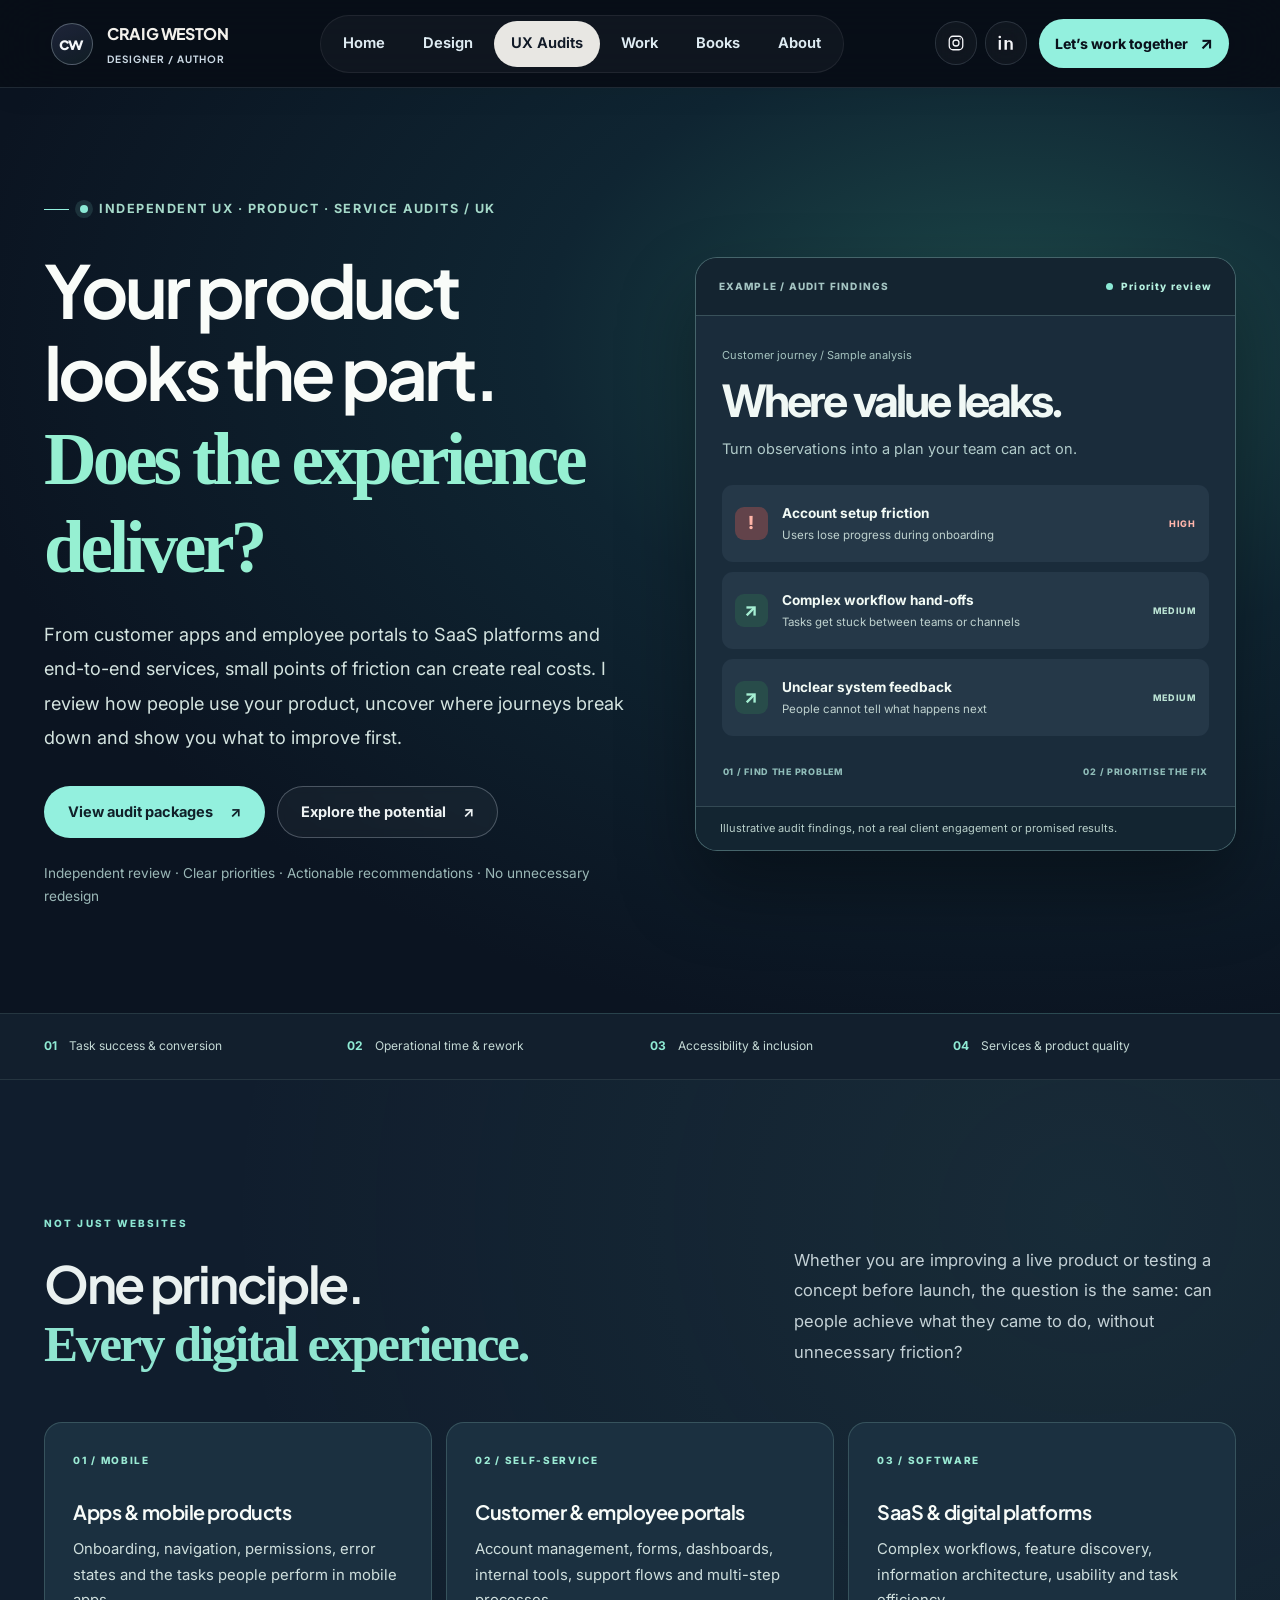
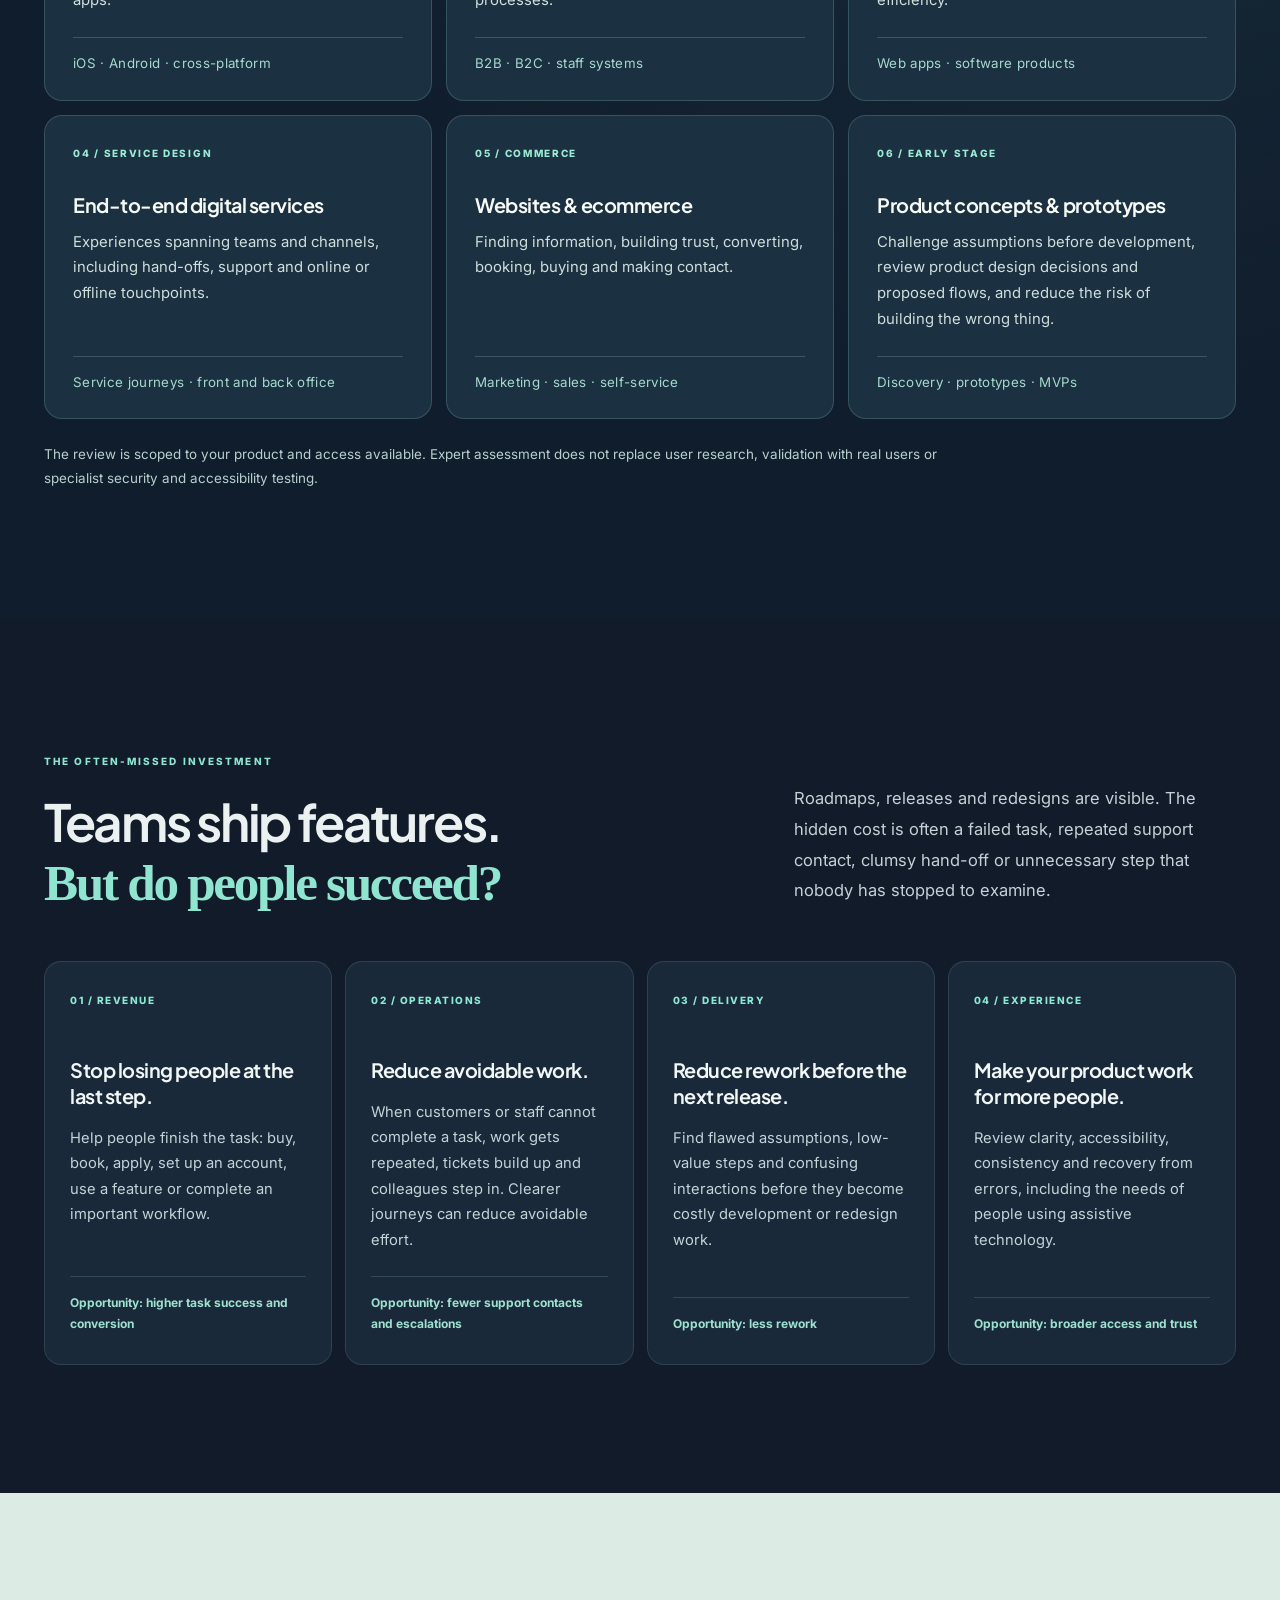
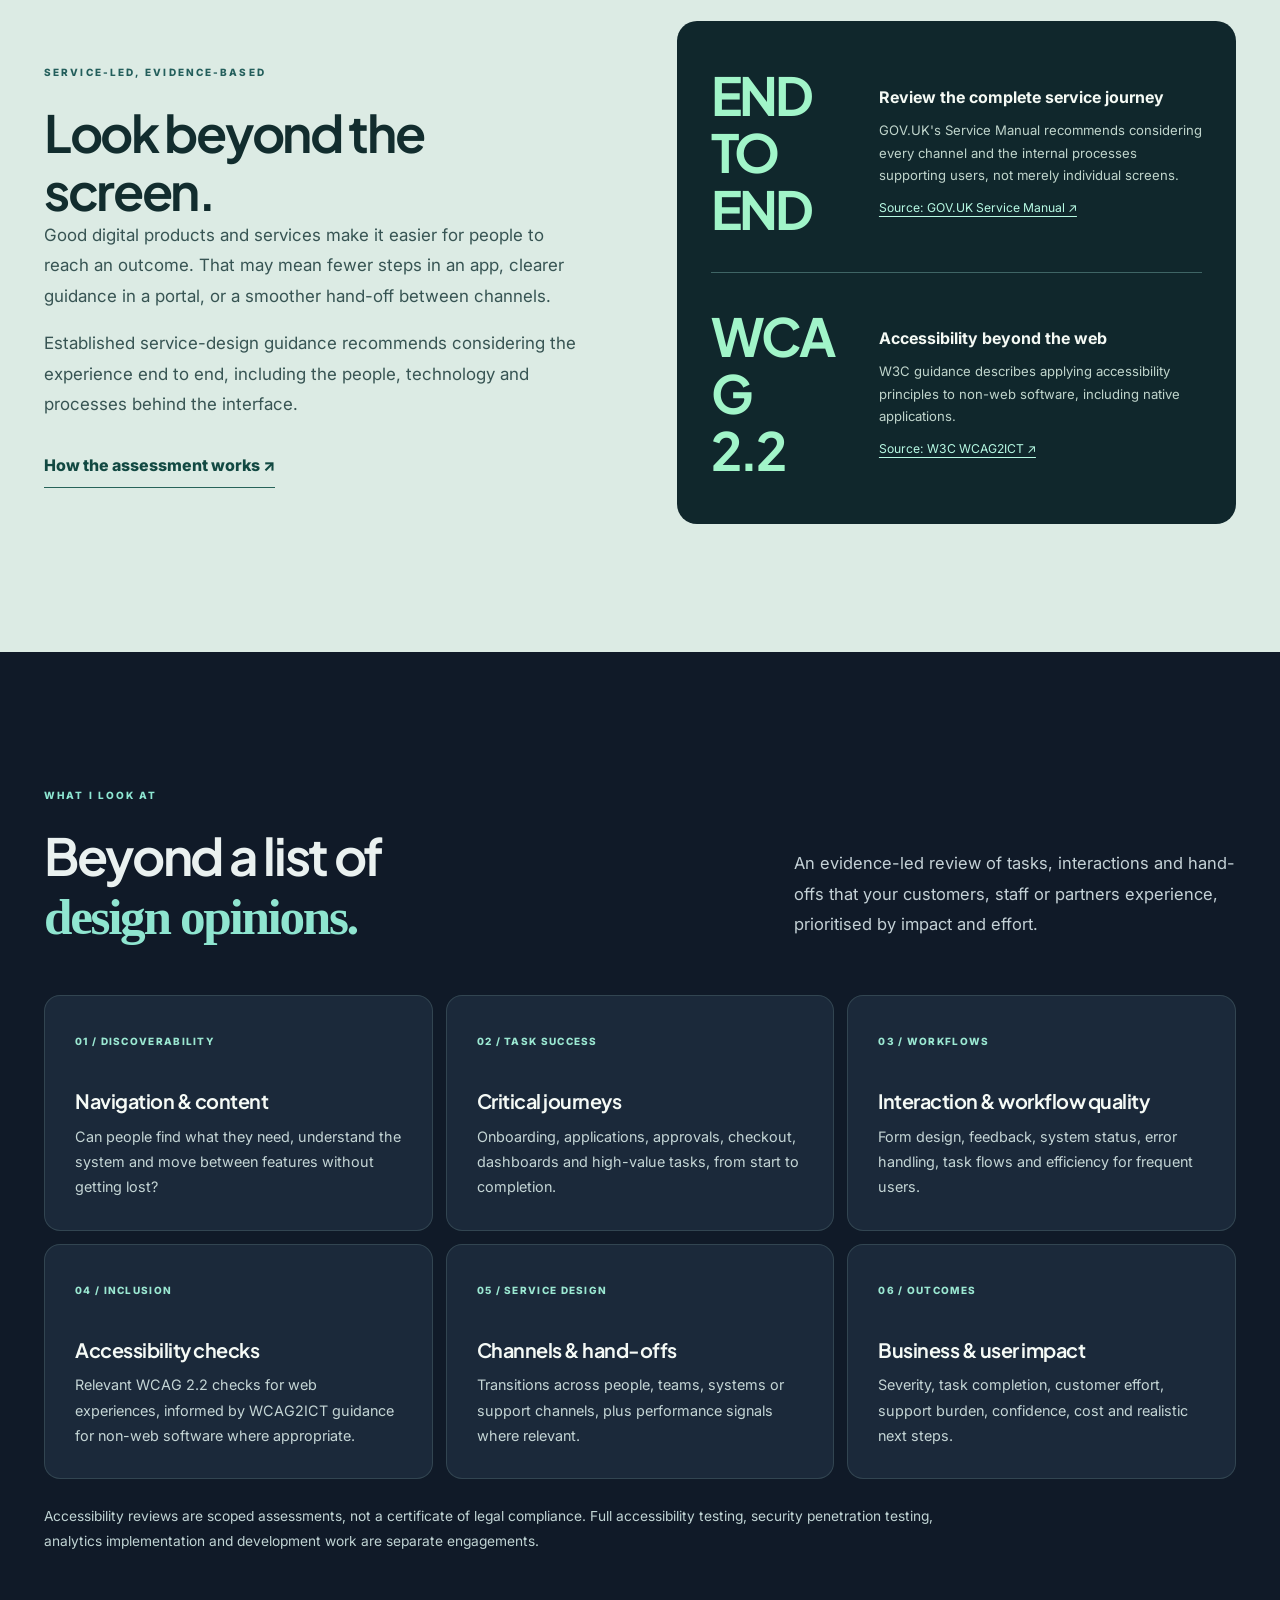
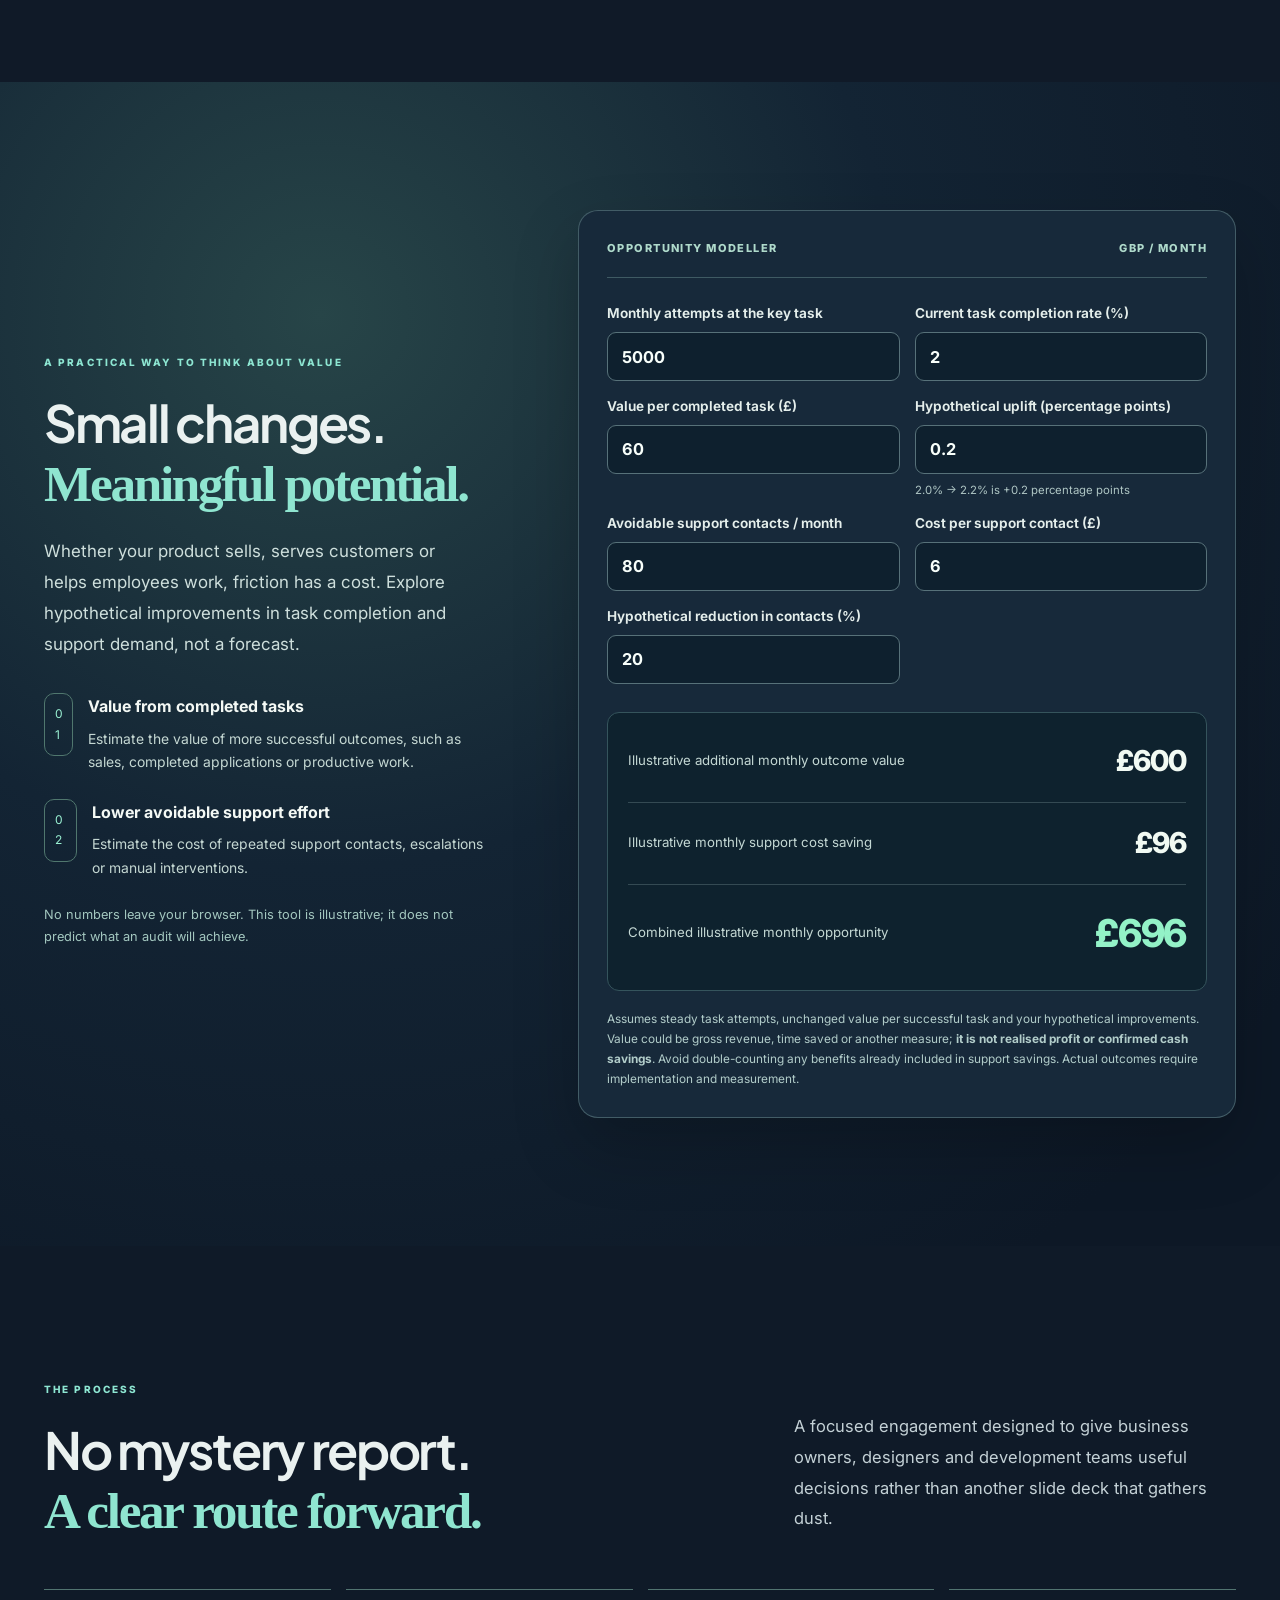
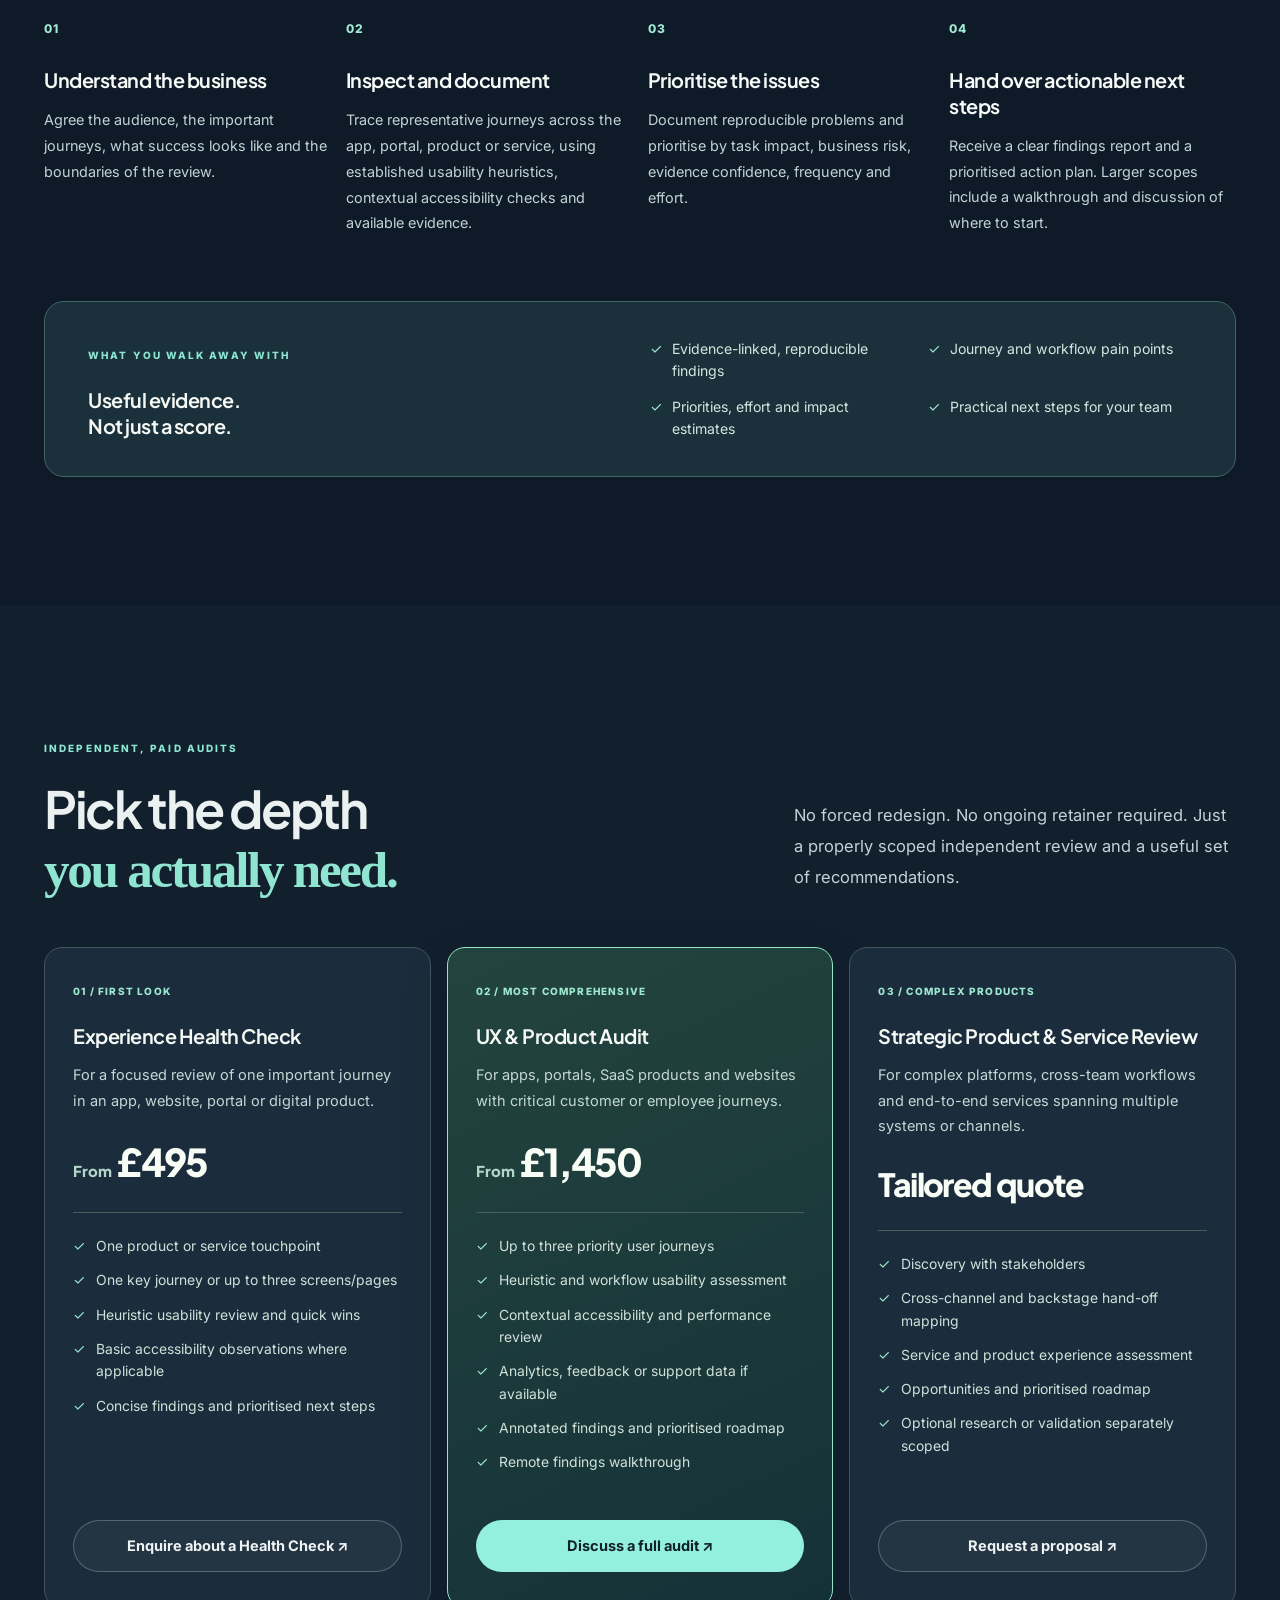
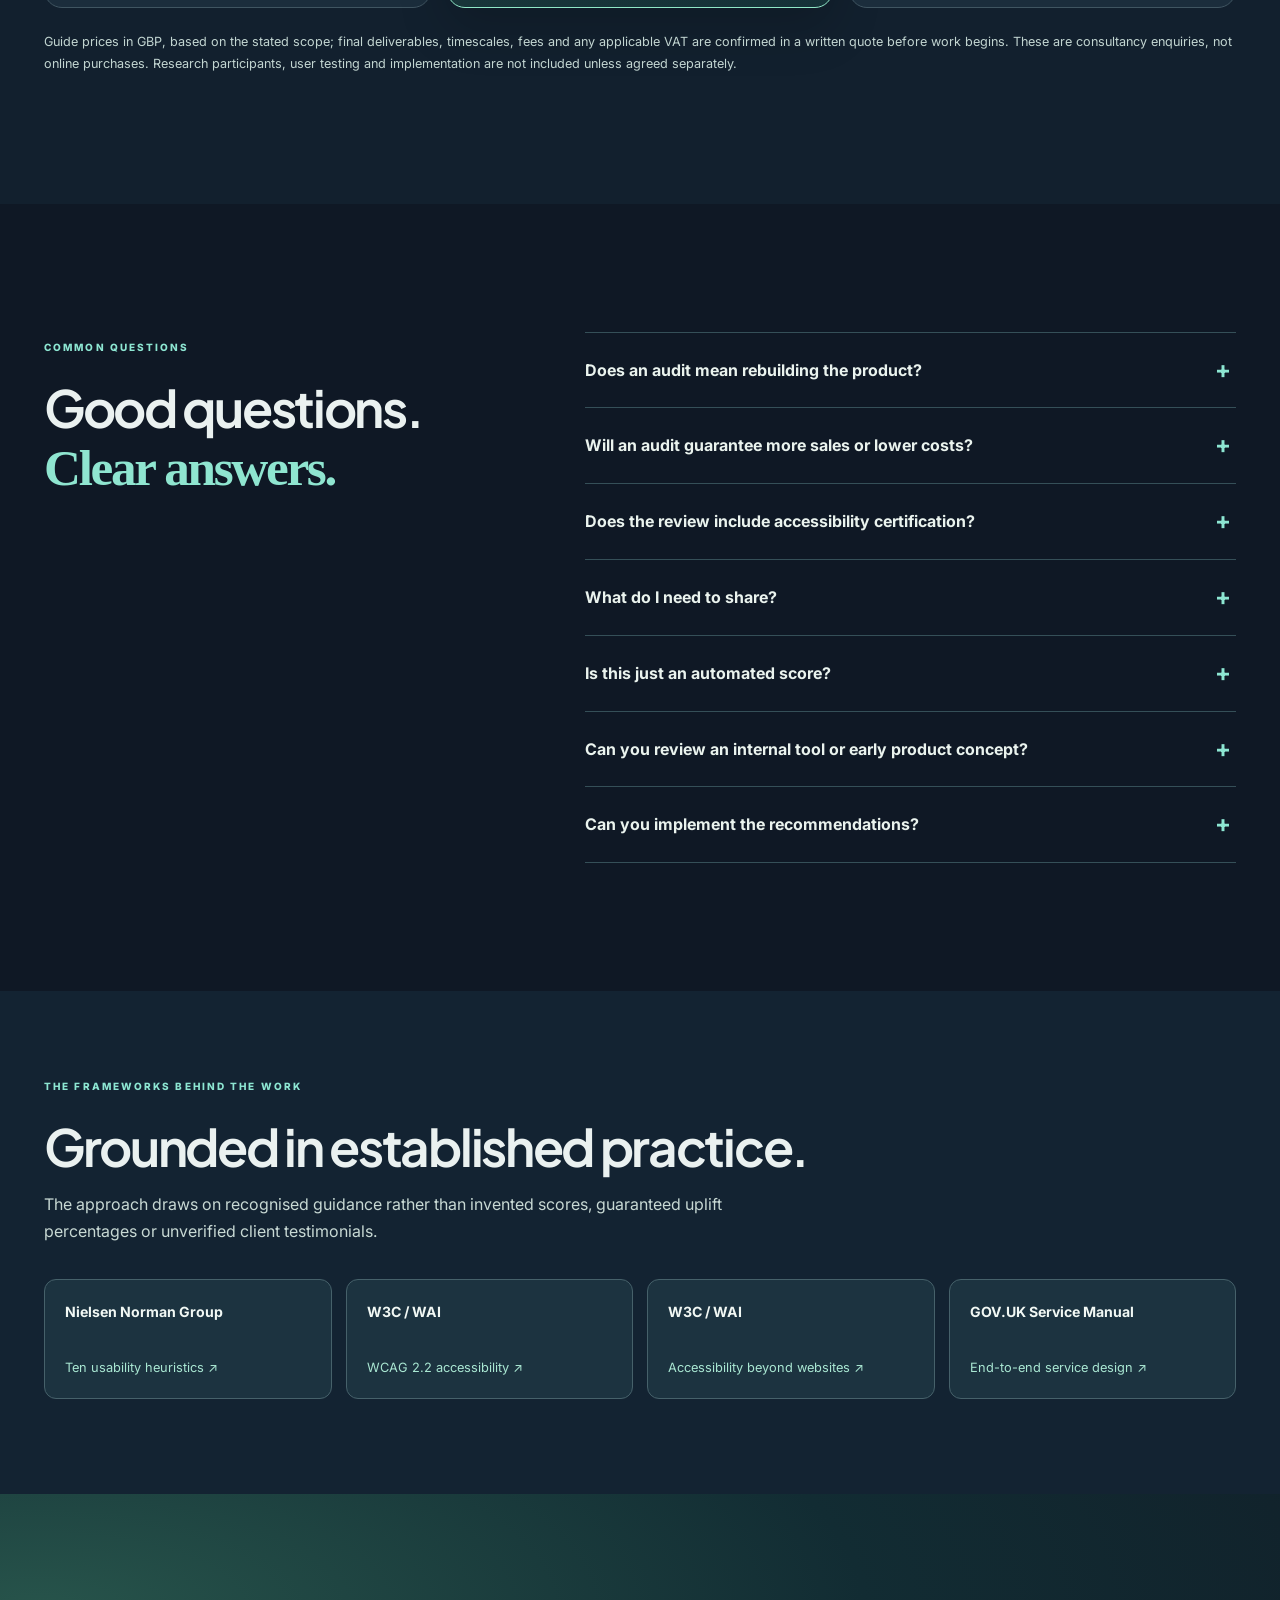
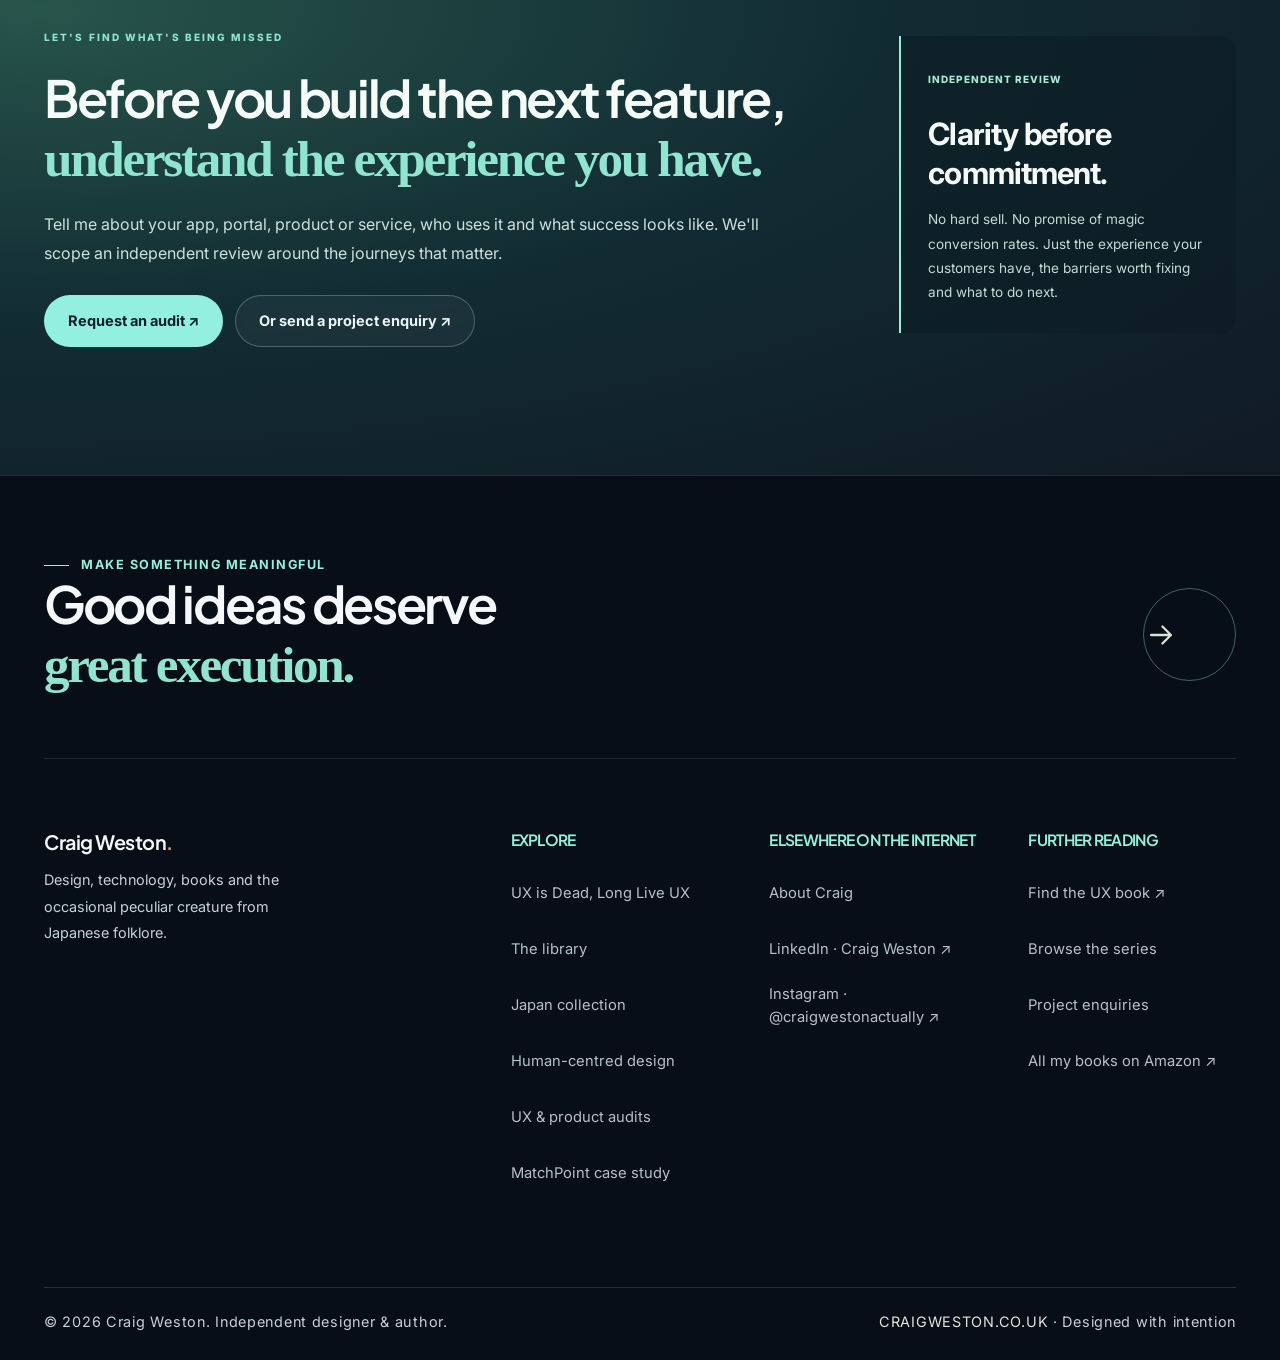
<file: public/ux-audits.html>
<!DOCTYPE html>
<html lang="en-GB">
<head>
<meta charset="utf-8">
<meta name="viewport" content="width=device-width,initial-scale=1">
<meta name="theme-color" content="#101925">
<meta name="robots" content="index,follow,max-image-preview:large">
<title>UX, Product &amp; Digital Service Audits UK | Craig Weston</title>
<meta name="description" content="Independent UX and product audits for apps, websites, customer portals, SaaS platforms and digital services. Identify usability friction, wasted effort and business costs. From £495.">
<meta name="author" content="Craig Weston">
<link rel="canonical" href="https://craigweston.co.uk/ux-audits.html">
<link rel="icon" href="assets/favicon.svg" type="image/svg+xml">
<link rel="stylesheet" href="site.min.css">
<link rel="stylesheet" href="audit-service.css">
<link rel="preconnect" href="https://fonts.googleapis.com">
<link rel="preconnect" href="https://fonts.gstatic.com" crossorigin>
<link href="https://fonts.googleapis.com/css2?family=Inter:wght@400;500;600;700&amp;family=Plus+Jakarta+Sans:wght@400;500;600;700;800&amp;family=Noto+Sans+JP:wght@400;500;700&amp;display=swap" rel="stylesheet">
<meta property="og:type" content="website">
<meta property="og:site_name" content="Craig Weston">
<meta property="og:title" content="UX, Product &amp; Digital Service Audits | Craig Weston">
<meta property="og:description" content="Independent usability and service experience reviews for apps, websites, portals and digital products, with evidence-led priorities.">
<meta property="og:url" content="https://craigweston.co.uk/ux-audits.html">
<meta property="og:image" content="https://craigweston.co.uk/assets/hero-ux-japan.webp">
<meta property="og:image:alt" content="Craig Weston, human-centred UX and digital design">
<meta name="twitter:card" content="summary_large_image">
<meta name="twitter:image" content="https://craigweston.co.uk/assets/hero-ux-japan.webp">
<script type="application/ld+json">{"@context":"https://schema.org","@graph":[{"@type":"Service","name":"UX, product and digital service audits","description":"Independent UX and usability reviews for mobile apps, websites, customer portals, SaaS platforms, staff tools and end-to-end digital services, with prioritised recommendations.","serviceType":"UX audit, application and product usability review, service design assessment","provider":{"@type":"Person","name":"Craig Weston","url":"https://craigweston.co.uk/"},"areaServed":{"@type":"Country","name":"United Kingdom"},"url":"https://craigweston.co.uk/ux-audits.html","offers":[{"@type":"Offer","name":"Experience Health Check","priceCurrency":"GBP","price":"495","description":"Indicative starting fee; final scope agreed in writing."},{"@type":"Offer","name":"UX & Product Audit","priceCurrency":"GBP","price":"1450","description":"Indicative starting fee; final scope agreed in writing."}]},{"@type":"BreadcrumbList","itemListElement":[{"@type":"ListItem","position":1,"name":"Home","item":"https://craigweston.co.uk/"},{"@type":"ListItem","position":2,"name":"UX, Product & Digital Service Audits","item":"https://craigweston.co.uk/ux-audits.html"}]}]}</script>
</head>
<body class="audit-page">
<div class="scroll-meter" aria-hidden="true"><span id="scroll-meter-fill"></span></div>
<a class="skip-link" href="#main-content">Skip to main content</a>
<header class="site-header"><div class="header-inner"><a aria-label="Craig Weston homepage" class="brand" href="index.html"><span class="brand-mark">cw</span><span class="brand-text">CRAIG WESTON<small>DESIGNER / AUTHOR</small></span></a><nav aria-label="Primary navigation" class="nav-links" id="nav-links"><a class="" data-nav="index.html" href="index.html">Home</a><a data-nav="design.html" href="design.html">Design</a><a class="active" aria-current="page" data-nav="ux-audits.html" href="ux-audits.html">UX Audits</a><a data-nav="matchpoint.html" href="matchpoint.html">Work</a><a data-nav="books.html" href="books.html">Books</a><a data-nav="about.html" href="about.html">About</a></nav><div class="nav-actions"><div aria-label="Social links" class="social-mini"><a aria-label="Instagram @craigwestonactually" class="social-mini-link" href="https://www.instagram.com/craigwestonactually/" rel="noopener noreferrer" target="_blank"><svg aria-hidden="true" fill="none" stroke="currentColor" stroke-linecap="round" stroke-linejoin="round" stroke-width="1.7" viewbox="0 0 24 24"><rect height="18" rx="5" width="18" x="3" y="3"></rect><circle cx="12" cy="12" r="4"></circle><path d="M17.5 6.5h.01"></path></svg></a><a aria-label="Craig Weston on LinkedIn" class="social-mini-link" href="https://www.linkedin.com/in/craig-weston/" rel="noopener noreferrer" target="_blank"><svg aria-hidden="true" fill="currentColor" viewbox="0 0 24 24"><path d="M5.2 8H2.3v13h2.9zm.2-4A1.7 1.7 0 1 0 2 4a1.7 1.7 0 0 0 3.4 0ZM21 13.4c0-3.5-1.9-5.1-4.4-5.1a3.8 3.8 0 0 0-3.4 1.9V8H10v13h3.2v-7.2c0-1.9.4-3.6 2.6-3.6s2.2 2 2.2 3.7V21H21z"></path></svg></a></div><a class="top-contact" href="about.html#contact">Let’s work together <span>↗</span></a><button aria-controls="nav-links" aria-expanded="false" aria-label="Open navigation menu" class="menu-toggle" id="menu-toggle" type="button">☰</button></div></div></header>
<main id="main-content" tabindex="-1">
<section class="audit-hero" aria-labelledby="audit-hero-title">
 <div class="container audit-hero-grid">
  <div class="audit-hero-copy">
   <div class="eyebrow audit-kicker"><span class="audit-live-dot" aria-hidden="true"></span> INDEPENDENT UX · PRODUCT · SERVICE AUDITS / UK</div>
   <h1 id="audit-hero-title">Your product looks the part.<br><em>Does the experience deliver?</em></h1>
   <p class="audit-lead">From customer apps and employee portals to SaaS platforms and end-to-end services, small points of friction can create real costs. I review how people use your product, uncover where journeys break down and show you what to improve first.</p>
   <div class="audit-hero-actions"><a class="btn btn-cream" href="#packages">View audit packages <span aria-hidden="true">↗</span></a><a class="btn btn-white-outline" href="#opportunity-calculator">Explore the potential <span aria-hidden="true">↗</span></a></div>
   <p class="audit-hint">Independent review · Clear priorities · Actionable recommendations · No unnecessary redesign</p>
  </div>
  <div class="audit-display" aria-label="Illustrative sample of an issue prioritisation board">
   <div class="audit-display-top"><span>EXAMPLE / AUDIT FINDINGS</span><span class="audit-display-status"><span aria-hidden="true"></span> Priority review</span></div>
   <div class="audit-display-main">
    <div class="audit-display-intro"><span class="audit-small">Customer journey / Sample analysis</span><strong>Where value leaks.</strong><p>Turn observations into a plan your team can act on.</p></div>
    <div class="audit-check-row"><span class="audit-check-mark audit-check-high">!</span><div><strong>Account setup friction</strong><small>Users lose progress during onboarding</small></div><span class="audit-priority audit-priority-high">HIGH</span></div>
    <div class="audit-check-row"><span class="audit-check-mark audit-check-mid">↗</span><div><strong>Complex workflow hand-offs</strong><small>Tasks get stuck between teams or channels</small></div><span class="audit-priority">MEDIUM</span></div>
    <div class="audit-check-row"><span class="audit-check-mark audit-check-mid">↗</span><div><strong>Unclear system feedback</strong><small>People cannot tell what happens next</small></div><span class="audit-priority">MEDIUM</span></div>
    <div class="audit-display-foot"><span>01 / FIND THE PROBLEM</span><span>02 / PRIORITISE THE FIX</span></div>
   </div>
   <div class="audit-display-note">Illustrative audit findings, not a real client engagement or promised results.</div>
  </div>
 </div>
</section>
<section class="audit-trust-strip" aria-label="Audit focus">
 <div class="container audit-trust-grid"><span><b>01</b> Task success &amp; conversion</span><span><b>02</b> Operational time &amp; rework</span><span><b>03</b> Accessibility &amp; inclusion</span><span><b>04</b> Services &amp; product quality</span></div>
</section>
<section class="audit-platforms audit-section" id="what-can-be-audited" aria-labelledby="audit-platforms-title"><div class="container"><div class="audit-section-head"><div><span class="audit-overline">NOT JUST WEBSITES</span><h2 id="audit-platforms-title">One principle.<br><em>Every digital experience.</em></h2></div><p>Whether you are improving a live product or testing a concept before launch, the question is the same: can people achieve what they came to do, without unnecessary friction?</p></div><div class="audit-platform-grid"><article><span>01 / MOBILE</span><h3>Apps &amp; mobile products</h3><p>Onboarding, navigation, permissions, error states and the tasks people perform in mobile apps.</p><small>iOS · Android · cross-platform</small></article><article><span>02 / SELF-SERVICE</span><h3>Customer &amp; employee portals</h3><p>Account management, forms, dashboards, internal tools, support flows and multi-step processes.</p><small>B2B · B2C · staff systems</small></article><article><span>03 / SOFTWARE</span><h3>SaaS &amp; digital platforms</h3><p>Complex workflows, feature discovery, information architecture, usability and task efficiency.</p><small>Web apps · software products</small></article><article><span>04 / SERVICE DESIGN</span><h3>End-to-end digital services</h3><p>Experiences spanning teams and channels, including hand-offs, support and online or offline touchpoints.</p><small>Service journeys · front and back office</small></article><article><span>05 / COMMERCE</span><h3>Websites &amp; ecommerce</h3><p>Finding information, building trust, converting, booking, buying and making contact.</p><small>Marketing · sales · self-service</small></article><article><span>06 / EARLY STAGE</span><h3>Product concepts &amp; prototypes</h3><p>Challenge assumptions before development, review product design decisions and proposed flows, and reduce the risk of building the wrong thing.</p><small>Discovery · prototypes · MVPs</small></article></div><p class="audit-platform-aside">The review is scoped to your product and access available. Expert assessment does not replace user research, validation with real users or specialist security and accessibility testing.</p></div></section>
<section class="audit-section audit-problem" id="why-audit" aria-labelledby="audit-why-title">
 <div class="container">
  <div class="audit-section-head"><div><span class="audit-overline">THE OFTEN-MISSED INVESTMENT</span><h2 id="audit-why-title">Teams ship features.<br><em>But do people succeed?</em></h2></div><p>Roadmaps, releases and redesigns are visible. The hidden cost is often a failed task, repeated support contact, clumsy hand-off or unnecessary step that nobody has stopped to examine.</p></div>
  <div class="audit-cost-grid">
   <article class="audit-cost-card"><span class="audit-cost-num">01 / REVENUE</span><h3>Stop losing people at the last step.</h3><p>Help people finish the task: buy, book, apply, set up an account, use a feature or complete an important workflow.</p><span class="audit-outcome">Opportunity: higher task success and conversion</span></article>
   <article class="audit-cost-card"><span class="audit-cost-num">02 / OPERATIONS</span><h3>Reduce avoidable work.</h3><p>When customers or staff cannot complete a task, work gets repeated, tickets build up and colleagues step in. Clearer journeys can reduce avoidable effort.</p><span class="audit-outcome">Opportunity: fewer support contacts and escalations</span></article>
   <article class="audit-cost-card"><span class="audit-cost-num">03 / DELIVERY</span><h3>Reduce rework before the next release.</h3><p>Find flawed assumptions, low-value steps and confusing interactions before they become costly development or redesign work.</p><span class="audit-outcome">Opportunity: less rework</span></article>
   <article class="audit-cost-card"><span class="audit-cost-num">04 / EXPERIENCE</span><h3>Make your product work for more people.</h3><p>Review clarity, accessibility, consistency and recovery from errors, including the needs of people using assistive technology.</p><span class="audit-outcome">Opportunity: broader access and trust</span></article>
  </div>
 </div>
</section>
<section class="audit-evidence audit-section" aria-labelledby="audit-evidence-title"><div class="container audit-evidence-grid"><div><span class="audit-overline">SERVICE-LED, EVIDENCE-BASED</span><h2 id="audit-evidence-title">Look beyond the screen.</h2><p>Good digital products and services make it easier for people to reach an outcome. That may mean fewer steps in an app, clearer guidance in a portal, or a smoother hand-off between channels.</p><p>Established service-design guidance recommends considering the experience end to end, including the people, technology and processes behind the interface.</p><a href="#method" class="audit-link">How the assessment works ↗</a></div><div class="audit-stat-panel"><div class="audit-stat-line"><strong class="audit-stat-word">END<br>TO END</strong><div><b>Review the complete service journey</b><p>GOV.UK's Service Manual recommends considering every channel and the internal processes supporting users, not merely individual screens.</p><a href="https://www.gov.uk/service-manual/design/introduction-designing-government-services" target="_blank" rel="noopener noreferrer">Source: GOV.UK Service Manual ↗</a></div></div><div class="audit-stat-divider"></div><div class="audit-stat-line"><strong class="audit-stat-word">WCAG<br>2.2</strong><div><b>Accessibility beyond the web</b><p>W3C guidance describes applying accessibility principles to non-web software, including native applications.</p><a href="https://www.w3.org/WAI/standards-guidelines/wcag/non-web-ict/" target="_blank" rel="noopener noreferrer">Source: W3C WCAG2ICT ↗</a></div></div></div></div></section>
<section class="audit-section audit-scope" id="scope" aria-labelledby="audit-scope-title">
 <div class="container"><div class="audit-section-head"><div><span class="audit-overline">WHAT I LOOK AT</span><h2 id="audit-scope-title">Beyond a list of<br><em>design opinions.</em></h2></div><p>An evidence-led review of tasks, interactions and hand-offs that your customers, staff or partners experience, prioritised by impact and effort.</p></div>
 <div class="audit-scope-grid">
  <article><span>01 / DISCOVERABILITY</span><h3>Navigation &amp; content</h3><p>Can people find what they need, understand the system and move between features without getting lost?</p></article>
  <article><span>02 / TASK SUCCESS</span><h3>Critical journeys</h3><p>Onboarding, applications, approvals, checkout, dashboards and high-value tasks, from start to completion.</p></article>
  <article><span>03 / WORKFLOWS</span><h3>Interaction &amp; workflow quality</h3><p>Form design, feedback, system status, error handling, task flows and efficiency for frequent users.</p></article>
  <article><span>04 / INCLUSION</span><h3>Accessibility checks</h3><p>Relevant WCAG 2.2 checks for web experiences, informed by WCAG2ICT guidance for non-web software where appropriate.</p></article>
  <article><span>05 / SERVICE DESIGN</span><h3>Channels &amp; hand-offs</h3><p>Transitions across people, teams, systems or support channels, plus performance signals where relevant.</p></article>
  <article><span>06 / OUTCOMES</span><h3>Business &amp; user impact</h3><p>Severity, task completion, customer effort, support burden, confidence, cost and realistic next steps.</p></article>
 </div>
 <p class="audit-clarification">Accessibility reviews are scoped assessments, not a certificate of legal compliance. Full accessibility testing, security penetration testing, analytics implementation and development work are separate engagements.</p></div>
</section>
<section class="audit-section audit-roi" id="opportunity-calculator" aria-labelledby="audit-roi-title">
 <div class="container audit-roi-grid">
  <div class="audit-roi-copy"><span class="audit-overline">A PRACTICAL WAY TO THINK ABOUT VALUE</span><h2 id="audit-roi-title">Small changes.<br><em>Meaningful potential.</em></h2><p>Whether your product sells, serves customers or helps employees work, friction has a cost. Explore hypothetical improvements in task completion and support demand, not a forecast.</p><div class="audit-roi-key"><span>01</span><div><b>Value from completed tasks</b><p>Estimate the value of more successful outcomes, such as sales, completed applications or productive work.</p></div></div><div class="audit-roi-key"><span>02</span><div><b>Lower avoidable support effort</b><p>Estimate the cost of repeated support contacts, escalations or manual interventions.</p></div></div><p class="audit-calc-note">No numbers leave your browser. This tool is illustrative; it does not predict what an audit will achieve.</p></div>
  <div class="audit-calculator">
   <div class="audit-calc-head"><span>OPPORTUNITY MODELLER</span><span>GBP / MONTH</span></div>
   <div class="audit-calc-fields">
    <label for="audit-visitors">Monthly attempts at the key task <input id="audit-visitors" type="number" min="0" max="10000000" step="100" value="5000" inputmode="numeric" data-calc></label>
    <label for="audit-conversion">Current task completion rate (%) <input id="audit-conversion" type="number" min="0" max="100" step="0.1" value="2" inputmode="decimal" data-calc></label>
    <label for="audit-order">Value per completed task (£) <input id="audit-order" type="number" min="0" max="1000000" step="1" value="60" inputmode="decimal" data-calc></label>
    <label for="audit-uplift">Hypothetical uplift (percentage points) <input id="audit-uplift" type="number" min="0" max="10" step="0.1" value="0.2" inputmode="decimal" data-calc><small>2.0% → 2.2% is +0.2 percentage points</small></label>
    <label for="audit-enquiries">Avoidable support contacts / month <input id="audit-enquiries" type="number" min="0" max="1000000" step="1" value="80" inputmode="numeric" data-calc></label>
    <label for="audit-cost">Cost per support contact (£) <input id="audit-cost" type="number" min="0" max="10000" step="0.5" value="6" inputmode="decimal" data-calc></label>
    <label for="audit-reduction">Hypothetical reduction in contacts (%) <input id="audit-reduction" type="number" min="0" max="100" step="5" value="20" inputmode="decimal" data-calc></label>
   </div>
   <div class="audit-results" aria-live="polite" aria-atomic="true">
    <div><span>Illustrative additional monthly outcome value</span><strong id="audit-added-revenue">£600</strong></div>
    <div><span>Illustrative monthly support cost saving</span><strong id="audit-saved-cost">£96</strong></div>
    <div class="audit-results-total"><span>Combined illustrative monthly opportunity</span><strong id="audit-total-opportunity">£696</strong></div>
   </div>
   <p class="audit-calc-fine">Assumes steady task attempts, unchanged value per successful task and your hypothetical improvements. Value could be gross revenue, time saved or another measure; <strong>it is not realised profit or confirmed cash savings</strong>. Avoid double-counting any benefits already included in support savings. Actual outcomes require implementation and measurement.</p>
  </div>
 </div>
</section>
<section class="audit-section audit-method" id="method" aria-labelledby="audit-method-title">
 <div class="container"><div class="audit-section-head"><div><span class="audit-overline">THE PROCESS</span><h2 id="audit-method-title">No mystery report.<br><em>A clear route forward.</em></h2></div><p>A focused engagement designed to give business owners, designers and development teams useful decisions rather than another slide deck that gathers dust.</p></div>
 <ol class="audit-method-list">
  <li><span>01</span><div><h3>Understand the business</h3><p>Agree the audience, the important journeys, what success looks like and the boundaries of the review.</p></div></li>
  <li><span>02</span><div><h3>Inspect and document</h3><p>Trace representative journeys across the app, portal, product or service, using established usability heuristics, contextual accessibility checks and available evidence.</p></div></li>
  <li><span>03</span><div><h3>Prioritise the issues</h3><p>Document reproducible problems and prioritise by task impact, business risk, evidence confidence, frequency and effort.</p></div></li>
  <li><span>04</span><div><h3>Hand over actionable next steps</h3><p>Receive a clear findings report and a prioritised action plan. Larger scopes include a walkthrough and discussion of where to start.</p></div></li>
 </ol>
 <div class="audit-deliverables"><div><span class="audit-overline">WHAT YOU WALK AWAY WITH</span><h3>Useful evidence.<br>Not just a score.</h3></div><ul><li>Evidence-linked, reproducible findings</li><li>Journey and workflow pain points</li><li>Priorities, effort and impact estimates</li><li>Practical next steps for your team</li></ul></div>
 </div>
</section>
<section class="audit-section audit-packages" id="packages" aria-labelledby="audit-packages-title">
 <div class="container"><div class="audit-section-head"><div><span class="audit-overline">INDEPENDENT, PAID AUDITS</span><h2 id="audit-packages-title">Pick the depth<br><em>you actually need.</em></h2></div><p>No forced redesign. No ongoing retainer required. Just a properly scoped independent review and a useful set of recommendations.</p></div>
  <div class="audit-pack-grid">
   <article class="audit-pack"><span class="audit-pack-type">01 / FIRST LOOK</span><h3>Experience Health Check</h3><p class="audit-pack-desc">For a focused review of one important journey in an app, website, portal or digital product.</p><p class="audit-price"><small>From</small> £495</p><ul><li>One product or service touchpoint</li><li>One key journey or up to three screens/pages</li><li>Heuristic usability review and quick wins</li><li>Basic accessibility observations where applicable</li><li>Concise findings and prioritised next steps</li></ul><a class="btn btn-white-outline" href="mailto:craig.weston1@gmail.com?subject=Experience%20Health%20Check%20enquiry">Enquire about a Health Check ↗</a></article>
   <article class="audit-pack audit-pack-featured"><span class="audit-pack-type">02 / MOST COMPREHENSIVE</span><h3>UX &amp; Product Audit</h3><p class="audit-pack-desc">For apps, portals, SaaS products and websites with critical customer or employee journeys.</p><p class="audit-price"><small>From</small> £1,450</p><ul><li>Up to three priority user journeys</li><li>Heuristic and workflow usability assessment</li><li>Contextual accessibility and performance review</li><li>Analytics, feedback or support data if available</li><li>Annotated findings and prioritised roadmap</li><li>Remote findings walkthrough</li></ul><a class="btn btn-cream" href="mailto:craig.weston1@gmail.com?subject=UX%20and%20Product%20Audit%20enquiry">Discuss a full audit ↗</a></article>
   <article class="audit-pack"><span class="audit-pack-type">03 / COMPLEX PRODUCTS</span><h3>Strategic Product &amp; Service Review</h3><p class="audit-pack-desc">For complex platforms, cross-team workflows and end-to-end services spanning multiple systems or channels.</p><p class="audit-price audit-price-custom">Tailored quote</p><ul><li>Discovery with stakeholders</li><li>Cross-channel and backstage hand-off mapping</li><li>Service and product experience assessment</li><li>Opportunities and prioritised roadmap</li><li>Optional research or validation separately scoped</li></ul><a class="btn btn-white-outline" href="mailto:craig.weston1@gmail.com?subject=Strategic%20Product%20and%20Service%20Review%20enquiry">Request a proposal ↗</a></article>
  </div>
  <p class="audit-package-note">Guide prices in GBP, based on the stated scope; final deliverables, timescales, fees and any applicable VAT are confirmed in a written quote before work begins. These are consultancy enquiries, not online purchases. Research participants, user testing and implementation are not included unless agreed separately.</p>
 </div>
</section>
<section class="audit-section audit-faq" id="questions" aria-labelledby="audit-faq-title">
 <div class="container audit-faq-grid"><div><span class="audit-overline">COMMON QUESTIONS</span><h2 id="audit-faq-title">Good questions.<br><em>Clear answers.</em></h2></div><div class="audit-faq-list">
  <details><summary>Does an audit mean rebuilding the product?</summary><p>Not necessarily. The best result might be a simpler workflow, clearer status, improved content or a better hand-off. An audit helps decide whether to refine, redesign or rethink a service before investing in delivery.</p></details>
  <details><summary>Will an audit guarantee more sales or lower costs?</summary><p>No responsible consultant can promise a conversion uplift before examining your context, implementing changes and measuring results. I identify problems and opportunities; the business outcome depends on the solution and how it is tested.</p></details>
  <details><summary>Does the review include accessibility certification?</summary><p>No. Standard audits include scoped accessibility checks informed by WCAG 2.2. A full accessibility conformance assessment, user testing with disabled participants and legal advice are separate specialist services.</p></details>
  <details><summary>What do I need to share?</summary><p>A description of your app, portal, product or service, its users and the tasks you want to improve. A URL, test account, prototype or walkthrough may be useful after agreeing scope. Don't share passwords or personal data in an initial enquiry.</p></details>
  <details><summary>Is this just an automated score?</summary><p>No. Automated tools can detect some issues, but they cannot establish whether a complex workflow or interaction makes sense. The assessment combines structured human review, context and evidence.</p></details>
  <details><summary>Can you review an internal tool or early product concept?</summary><p>Yes. Employee systems, customer portals, SaaS workflows and prototypes can be reviewed when the agreed journey and necessary access are available. Early reviews can identify risks before build.</p></details>
  <details><summary>Can you implement the recommendations?</summary><p>We can discuss implementation and design support as a separate scope. The audit itself remains useful even if your own designers or developers make the changes.</p></details>
 </div></div>
</section>
<section class="audit-section audit-source" aria-labelledby="audit-research-title"><div class="container"><span class="audit-overline">THE FRAMEWORKS BEHIND THE WORK</span><h2 id="audit-research-title">Grounded in established practice.</h2><p>The approach draws on recognised guidance rather than invented scores, guaranteed uplift percentages or unverified client testimonials.</p><div class="audit-source-grid"><a href="https://www.nngroup.com/articles/ten-usability-heuristics/" target="_blank" rel="noopener noreferrer"><b>Nielsen Norman Group</b><span>Ten usability heuristics ↗</span></a><a href="https://www.w3.org/WAI/standards-guidelines/wcag/" target="_blank" rel="noopener noreferrer"><b>W3C / WAI</b><span>WCAG 2.2 accessibility ↗</span></a><a href="https://www.w3.org/WAI/standards-guidelines/wcag/non-web-ict/" target="_blank" rel="noopener noreferrer"><b>W3C / WAI</b><span>Accessibility beyond websites ↗</span></a><a href="https://www.gov.uk/service-manual/design/introduction-designing-government-services" target="_blank" rel="noopener noreferrer"><b>GOV.UK Service Manual</b><span>End-to-end service design ↗</span></a></div></div></section>
<section class="audit-final" aria-labelledby="audit-final-title"><div class="container audit-final-grid"><div><span class="audit-overline">LET'S FIND WHAT'S BEING MISSED</span><h2 id="audit-final-title">Before you build the next feature,<br><em>understand the experience you have.</em></h2><p>Tell me about your app, portal, product or service, who uses it and what success looks like. We'll scope an independent review around the journeys that matter.</p><div class="audit-final-actions"><a class="btn btn-cream" href="mailto:craig.weston1@gmail.com?subject=UX%20product%20and%20service%20audit%20enquiry&amp;body=Product%20or%20service%3A%0AUsers%20and%20key%20journey%3A%0ABusiness%20goal%3A%0AMain%20challenge%3A%0AAudit%20package%20%28if%20known%29%3A">Request an audit ↗</a><a class="btn btn-white-outline" href="about.html#project-enquiry">Or send a project enquiry ↗</a></div></div><div class="audit-final-aside"><span>INDEPENDENT REVIEW</span><strong>Clarity before<br>commitment.</strong><p>No hard sell. No promise of magic conversion rates. Just the experience your customers have, the barriers worth fixing and what to do next.</p></div></div></section>
</main>
<footer class="footer"><div class="container"><div class="footer-pre"><div><span class="eyebrow">MAKE SOMETHING MEANINGFUL</span><h2>Good ideas deserve<br><em>great execution.</em></br></h2></div><a aria-label="Contact Craig Weston" class="circle-arrow" href="about.html#contact"><svg aria-hidden="true" fill="none" stroke="currentColor" stroke-linecap="round" stroke-linejoin="round" stroke-width="1.6" viewbox="0 0 24 24"><path d="M5 12h14M13 6l6 6-6 6"></path></svg></a></div><div class="footer-top"><div><h3>Craig Weston<span style="color:#d6a675">.</span></h3><p class="footer-blurb">Design, technology, books and the occasional peculiar creature from Japanese folklore.</p></div><div><h4>Explore</h4><a href="ux-book.html">UX is Dead, Long Live UX</a><a href="books.html">The library</a><a href="japan-books.html">Japan collection</a><a href="design.html">Human-centred design</a><a href="ux-audits.html">UX &amp; product audits</a><a href="matchpoint.html">MatchPoint case study</a></div><div><h4>Elsewhere on the internet</h4><a href="about.html">About Craig</a><a href="https://www.linkedin.com/in/craig-weston/" rel="noopener noreferrer" target="_blank">LinkedIn · Craig Weston ↗</a><a href="https://www.instagram.com/craigwestonactually/" rel="noopener noreferrer" target="_blank">Instagram · @craigwestonactually ↗</a></div><div><h4>Further reading</h4><a href="https://www.amazon.co.uk/dp/B0HN889S5K" rel="noopener sponsored" target="_blank">Find the UX book ↗</a><a href="japan-books.html">Browse the series</a><a href="about.html#contact">Project enquiries</a><a href="https://www.amazon.co.uk/stores/Craig-Weston/author/B0HLZSSBYQ/allbooks" rel="noopener noreferrer" target="_blank">All my books on Amazon ↗</a></div></div><div class="footer-bottom"><div>© 2026 Craig Weston. Independent designer &amp; author.</div><div><span>CRAIGWESTON.CO.UK</span> · Designed with intention</div></div></div></footer>
<script defer src="script.js"></script>
<script defer src="audit-service.js"></script>
</body>
</html>
</file>
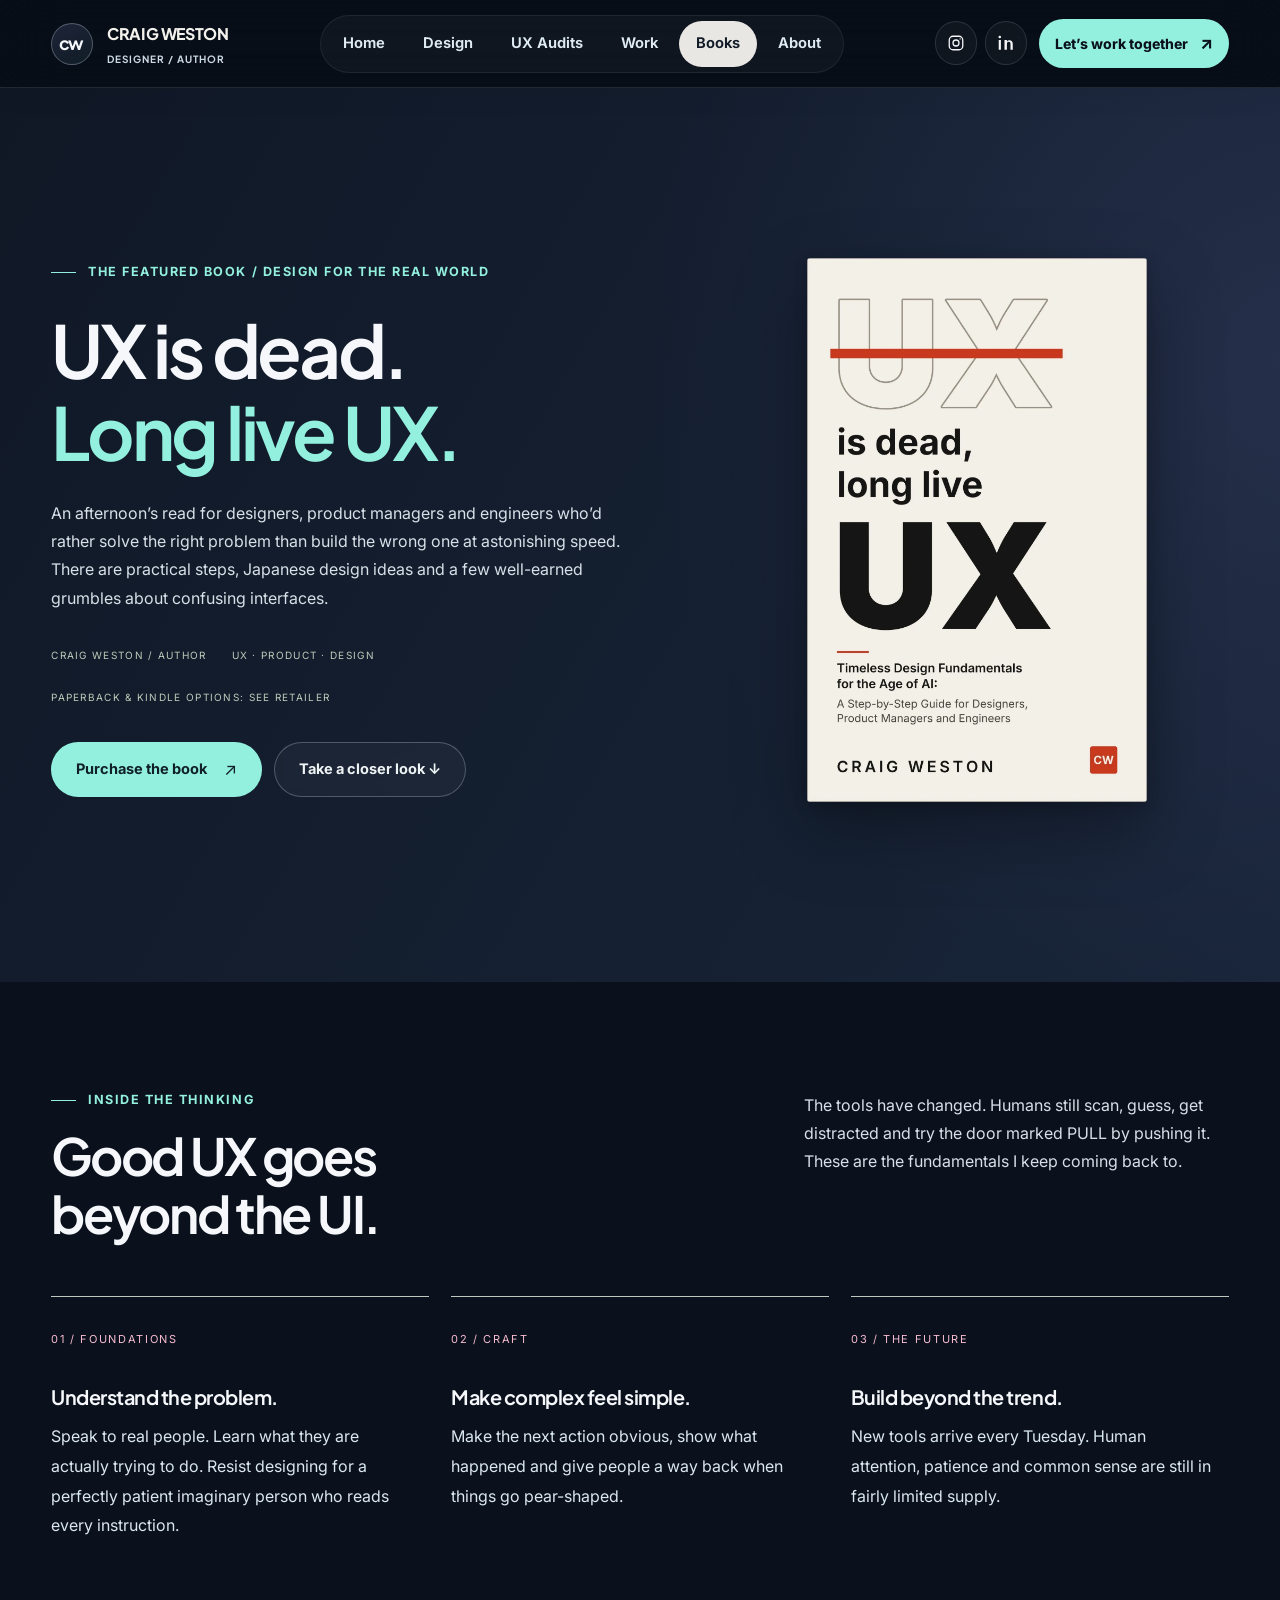
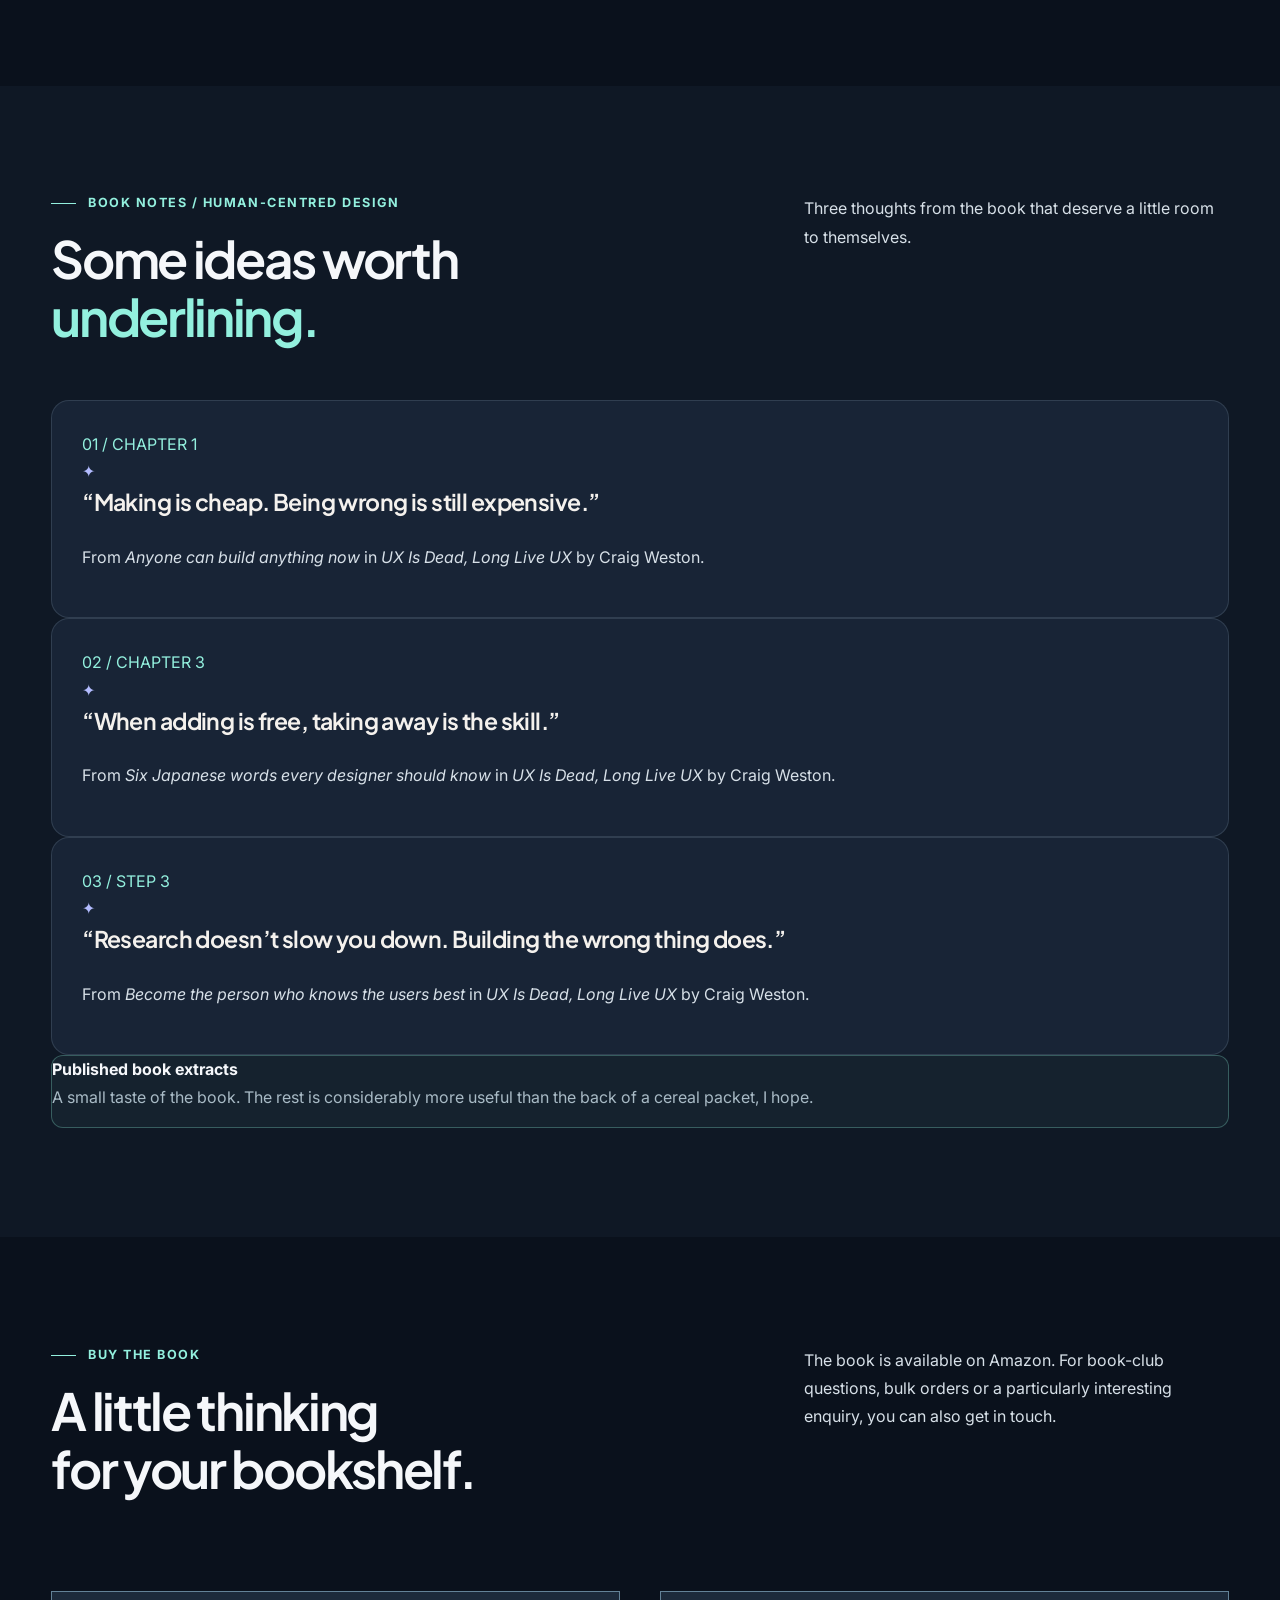
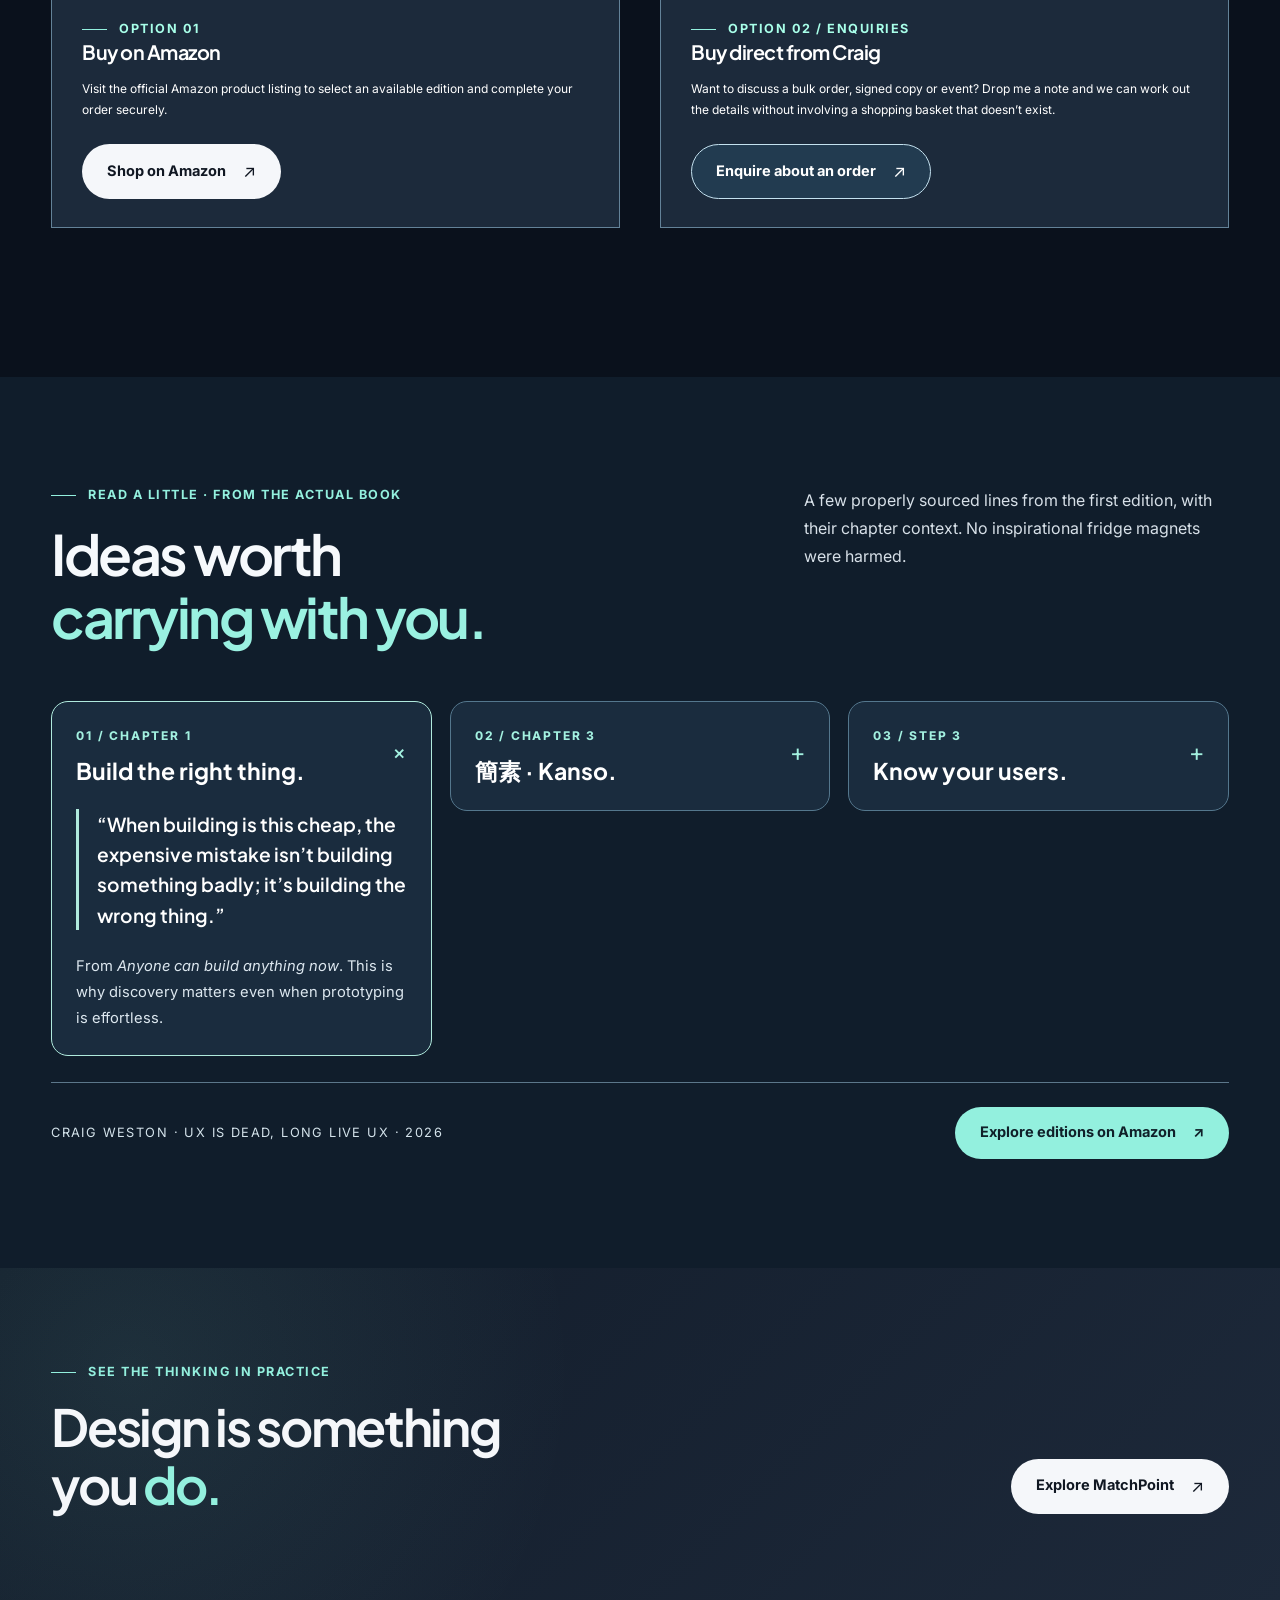
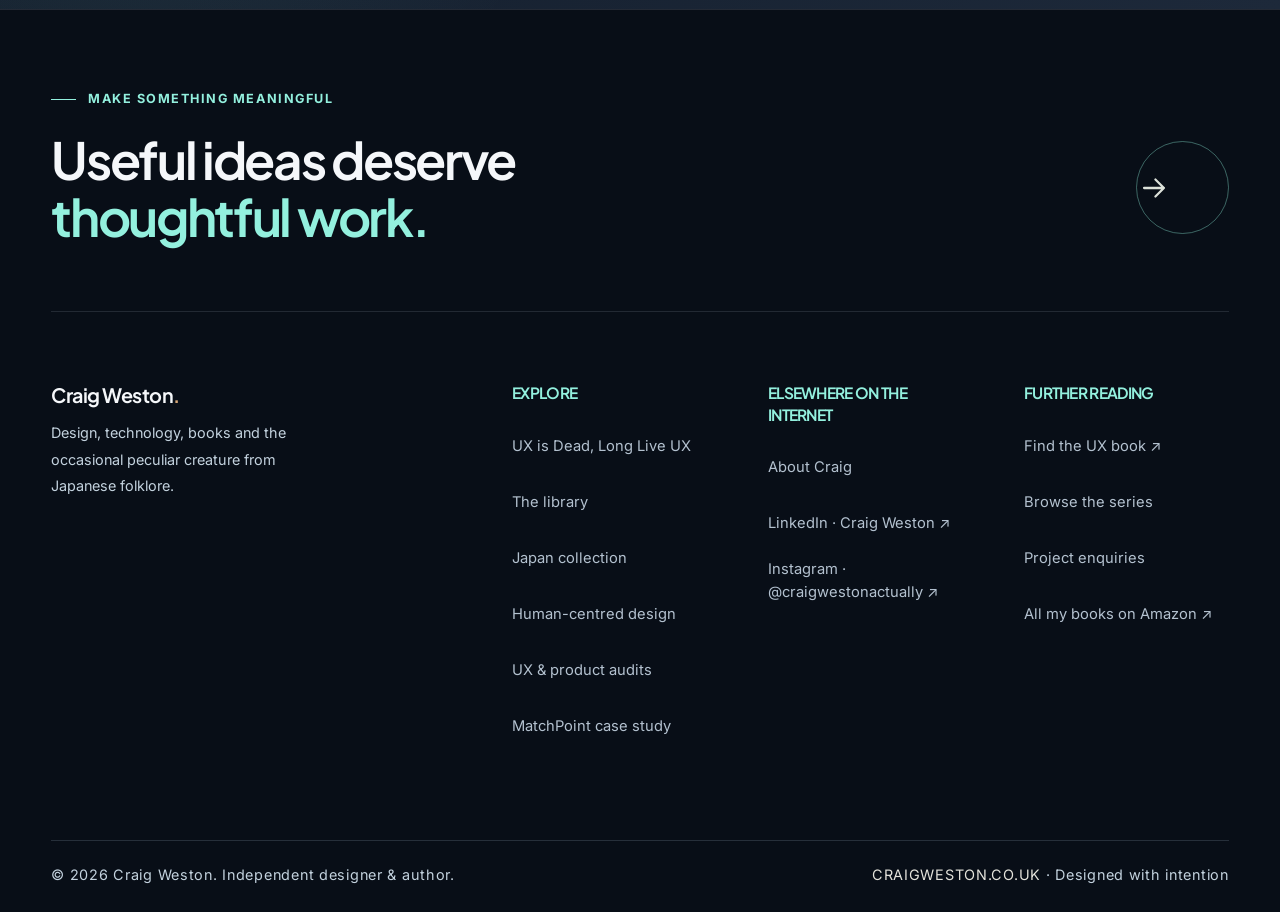
<file: public/ux-book.html>
<!DOCTYPE html>

<html lang="en-GB"><head><meta charset="utf-8"/><meta content="width=device-width,initial-scale=1" name="viewport"/><meta content="#1c2827" name="theme-color"/><title>UX Is Dead, Long Live UX by Craig Weston | Book</title><meta content="Explore UX Is Dead, Long Live UX, Craig Weston’s practical book on user experience, timeless design fundamentals, product thinking and design in the age of AI. Read about it and buy online." name="description"/><meta content="index,follow,max-image-preview:large" name="robots"/><link href="https://craigweston.co.uk/ux-book.html" rel="canonical"/><link href="assets/favicon.svg" rel="icon" type="image/svg+xml"/><link rel="stylesheet" href="site.min.css"/><meta content="website" property="og:type"/><meta content="Craig Weston" property="og:site_name"/><meta content="UX Is Dead, Long Live UX by Craig Weston | Book" property="og:title"/><meta content="Explore UX Is Dead, Long Live UX, Craig Weston’s practical book on user experience, timeless design fundamentals, product thinking and design in the age of AI. Read about it and buy online." property="og:description"/><meta content="https://craigweston.co.uk/ux-book.html" property="og:url"/><meta content="https://craigweston.co.uk/assets/ux-is-dead-long-live-ux.webp" property="og:image"/><meta content="summary_large_image" name="twitter:card"/><script type="application/ld+json">{"@context":"https://schema.org","@type":"Book","name":"UX Is Dead, Long Live UX: Timeless Design Fundamentals for the Age of AI","author":{"@type":"Person","@id":"https://craigweston.co.uk/#person","name":"Craig Weston","url":"https://craigweston.co.uk/about.html"},"url":"https://www.amazon.co.uk/dp/B0HN889S5K","inLanguage":"en-GB"}</script><link href="https://fonts.googleapis.com" rel="preconnect"/><link crossorigin="anonymous" href="https://fonts.gstatic.com" rel="preconnect"/><link href="https://fonts.googleapis.com/css2?family=Inter:wght@400;500;600;700&amp;family=Plus+Jakarta+Sans:wght@400;500;600;700;800&amp;family=Noto+Sans+JP:wght@400;500;700&amp;display=swap" rel="stylesheet"/><meta name="author" content="Craig Weston"/><meta property="og:site_name" content="Craig Weston"/><meta property="og:locale" content="en_GB"/><meta property="og:image:alt" content="UX Is Dead, Long Live UX — Craig Weston"/><meta property="og:image:width" content="1280"/><meta property="og:image:height" content="2048"/><meta name="twitter:title" content="UX Is Dead, Long Live UX by Craig Weston | Book"/><meta name="twitter:description" content="Explore UX Is Dead, Long Live UX, Craig Weston’s practical book on user experience, timeless design fundamentals, product thinking and design in the age of AI. Read about it and buy online."/><meta name="twitter:image" content="https://craigweston.co.uk/assets/ux-is-dead-long-live-ux.webp"/><script type="application/ld+json">{"@context":"https://schema.org","@type":"BreadcrumbList","itemListElement":[{"@type":"ListItem","position":1,"name":"Home","item":"https://craigweston.co.uk/"},{"@type":"ListItem","position":2,"name":"UX Is Dead, Long Live UX","item":"https://craigweston.co.uk/ux-book.html"}]}</script></head><body><div class="scroll-meter" aria-hidden="true"><span id="scroll-meter-fill"></span></div><a class="skip-link" href="#main-content">Skip to main content</a><header class="site-header"><div class="header-inner"><a aria-label="Craig Weston homepage" class="brand" href="index.html"><span class="brand-mark">cw</span><span class="brand-text">CRAIG WESTON<small>DESIGNER / AUTHOR</small></span></a><nav aria-label="Primary navigation" class="nav-links" id="nav-links"><a data-nav="index.html" href="index.html">Home</a><a data-nav="design.html" href="design.html">Design</a><a data-nav="ux-audits.html" href="ux-audits.html">UX Audits</a><a data-nav="matchpoint.html" href="matchpoint.html">Work</a><a aria-current="page" class="active" data-nav="books.html" href="books.html">Books</a><a data-nav="about.html" href="about.html">About</a></nav><div class="nav-actions"><div aria-label="Social links" class="social-mini"><a aria-label="Instagram @craigwestonactually" class="social-mini-link" href="https://www.instagram.com/craigwestonactually/" rel="noopener noreferrer" target="_blank"><svg aria-hidden="true" fill="none" stroke="currentColor" stroke-linecap="round" stroke-linejoin="round" stroke-width="1.7" viewbox="0 0 24 24"><rect height="18" rx="5" width="18" x="3" y="3"></rect><circle cx="12" cy="12" r="4"></circle><path d="M17.5 6.5h.01"></path></svg></a><a aria-label="Craig Weston on LinkedIn" class="social-mini-link" href="https://www.linkedin.com/in/craig-weston/" rel="noopener noreferrer" target="_blank"><svg aria-hidden="true" fill="currentColor" viewbox="0 0 24 24"><path d="M5.2 8H2.3v13h2.9zm.2-4A1.7 1.7 0 1 0 2 4a1.7 1.7 0 0 0 3.4 0ZM21 13.4c0-3.5-1.9-5.1-4.4-5.1a3.8 3.8 0 0 0-3.4 1.9V8H10v13h3.2v-7.2c0-1.9.4-3.6 2.6-3.6s2.2 2 2.2 3.7V21H21z"></path></svg></a></div><a class="top-contact" href="about.html#contact">Let’s work together <span>↗</span></a><button aria-controls="nav-links" aria-expanded="false" aria-label="Open navigation menu" class="menu-toggle" id="menu-toggle" type="button">☰</button></div></div></header><main id="main-content" tabindex="-1"><section class="product-hero"><div class="container product-hero-grid"><div><div class="eyebrow">The featured book / Design for the real world</div><h1>UX is dead.<br/><em>Long live UX.</em></h1><p>An afternoon’s read for designers, product managers and engineers who’d rather solve the right problem than build the wrong one at astonishing speed. There are practical steps, Japanese design ideas and a few well-earned grumbles about confusing interfaces.</p><div class="product-meta"><span>Craig Weston / Author</span><span>UX · Product · Design</span><span>Paperback &amp; Kindle options: see retailer</span></div><div class="product-actions"><button class="btn btn-cream" data-amazon="https://www.amazon.co.uk/dp/B0HN889S5K" data-buy="UX Is Dead, Long Live UX" type="button">Purchase the book <span class="arrow">↗</span></button><a class="btn btn-white-outline" href="#inside">Take a closer look ↓</a></div></div><div class="product-backdrop"><img alt="Published cover of UX Is Dead, Long Live UX by Craig Weston" class="ux-book-cover-image" src="assets/ux-is-dead-long-live-ux.webp" width="1280" height="2048" decoding="async" loading="eager" fetchpriority="high"/></div></div></section>
<section class="section-pad" id="inside"><div class="container"><div class="section-heading"><div><div class="eyebrow accent">Inside the thinking</div><h2>Good UX goes<br/>beyond the UI.</h2></div><p>The tools have changed. Humans still scan, guess, get distracted and try the door marked PULL by pushing it. These are the fundamentals I keep coming back to.</p></div><div class="principles"><div class="principle"><span class="index">01 / FOUNDATIONS</span><h3>Understand the problem.</h3><p>Speak to real people. Learn what they are actually trying to do. Resist designing for a perfectly patient imaginary person who reads every instruction.</p></div><div class="principle"><span class="index">02 / CRAFT</span><h3>Make complex feel simple.</h3><p>Make the next action obvious, show what happened and give people a way back when things go pear-shaped.</p></div><div class="principle"><span class="index">03 / THE FUTURE</span><h3>Build beyond the trend.</h3><p>New tools arrive every Tuesday. Human attention, patience and common sense are still in fairly limited supply.</p></div></div></div></section>
<section class="section-pad book-reading"><div class="container"><div class="section-heading"><div><div class="eyebrow accent">BOOK NOTES / HUMAN-CENTRED DESIGN</div><h2>Some ideas worth<br/><em>underlining.</em></h2></div><p>Three thoughts from the book that deserve a little room to themselves.</p></div><div class="reading-grid"><article class="reading-card"><span>01 / CHAPTER 1</span><div aria-hidden="true" class="reading-symbol">✦</div><h3>“Making is cheap. Being wrong is still expensive.”</h3><p>From <cite>Anyone can build anything now</cite> in <em>UX Is Dead, Long Live UX</em> by Craig Weston.</p></article><article class="reading-card"><span>02 / CHAPTER 3</span><div aria-hidden="true" class="reading-symbol">✦</div><h3>“When adding is free, taking away is the skill.”</h3><p>From <cite>Six Japanese words every designer should know</cite> in <em>UX Is Dead, Long Live UX</em> by Craig Weston.</p></article><article class="reading-card"><span>03 / STEP 3</span><div aria-hidden="true" class="reading-symbol">✦</div><h3>“Research doesn’t slow you down. Building the wrong thing does.”</h3><p>From <cite>Become the person who knows the users best</cite> in <em>UX Is Dead, Long Live UX</em> by Craig Weston.</p></article></div><div class="excerpt-notice"><span class="excerpt-pip"></span><div><strong>Published book extracts</strong><p>A small taste of the book. The rest is considerably more useful than the back of a cereal packet, I hope.</p></div></div></div></section>
<section class="section-pad"><div class="container"><div class="section-heading"><div><div class="eyebrow accent">Buy the book</div><h2>A little thinking<br/>for your bookshelf.</h2></div><p>The book is available on Amazon. For book-club questions, bulk orders or a particularly interesting enquiry, you can also get in touch.</p></div><div class="site-shop"><div class="shop-card"><div class="eyebrow accent">Option 01</div><h3>Buy on Amazon</h3><p>Visit the official Amazon product listing to select an available edition and complete your order securely.</p><a class="btn btn-dark" href="https://www.amazon.co.uk/dp/B0HN889S5K" rel="noopener sponsored" target="_blank">Shop on Amazon <span class="arrow">↗</span></a></div><div class="shop-card"><div class="eyebrow accent">Option 02 / Enquiries</div><h3>Buy direct from Craig</h3><p>Want to discuss a bulk order, signed copy or event? Drop me a note and we can work out the details without involving a shopping basket that doesn’t exist.</p><a class="btn btn-outline" href="mailto:craig.weston1@gmail.com?subject=UX%20book%20direct%20order%20enquiry">Enquire about an order <span class="arrow">↗</span></a></div></div></div></section>
<section class="finish-sampler section-pad" id="book-extracts" aria-labelledby="book-extracts-title">
 <div class="container">
  <div class="section-heading"><div><div class="eyebrow accent">READ A LITTLE · FROM THE ACTUAL BOOK</div><h2 id="book-extracts-title">Ideas worth<br><em>carrying with you.</em></h2></div><p>A few properly sourced lines from the first edition, with their chapter context. No inspirational fridge magnets were harmed.</p></div>
  <div class="finish-sampler-grid">
   <details class="finish-excerpt" open><summary><span>01 / CHAPTER 1</span><strong>Build the right thing.</strong><span class="finish-excerpt-sign" aria-hidden="true">+</span></summary><blockquote>“When building is this cheap, the expensive mistake isn’t building something badly; it’s building the wrong thing.”</blockquote><p>From <em>Anyone can build anything now</em>. This is why discovery matters even when prototyping is effortless.</p></details>
   <details class="finish-excerpt"><summary><span>02 / CHAPTER 3</span><strong>簡素 · Kanso.</strong><span class="finish-excerpt-sign" aria-hidden="true">+</span></summary><blockquote>“Kanso means eliminating clutter and leaving out whatever isn’t essential. It isn’t minimalism for the sake of looking minimal; it’s about clarity.”</blockquote><p>From <em>Six Japanese words every designer should know</em> · An approach that runs through my own work.</p></details>
   <details class="finish-excerpt"><summary><span>03 / STEP 3</span><strong>Know your users.</strong><span class="finish-excerpt-sign" aria-hidden="true">+</span></summary><blockquote>“AI can help you understand your research. It can’t do your research.”</blockquote><p>From <em>Become the person who knows the users best</em> · Why observation and real conversations remain essential.</p></details>
  </div>
  <div class="finish-sampler-footer"><span>CRAIG WESTON · UX IS DEAD, LONG LIVE UX · 2026</span><a class="btn btn-cream" href="https://www.amazon.co.uk/dp/B0HN889S5K" rel="noopener noreferrer" target="_blank">Explore editions on Amazon <span aria-hidden="true">↗</span></a></div>
 </div>
</section><section class="final-cta"><div class="container final-cta-inner"><div><div class="eyebrow">See the thinking in practice</div><h2>Design is something<br/>you <em>do.</em></h2></div><a class="btn btn-dark" href="matchpoint.html">Explore MatchPoint <span class="arrow">↗</span></a></div></section></main><footer class="footer"><div class="container"><div class="footer-pre"><div><span class="eyebrow">MAKE SOMETHING MEANINGFUL</span><h2>Useful ideas deserve<br/><em>thoughtful work.</em></h2></div><a aria-label="Contact Craig Weston" class="circle-arrow" href="about.html#contact"><svg aria-hidden="true" fill="none" stroke="currentColor" stroke-linecap="round" stroke-linejoin="round" stroke-width="1.6" viewbox="0 0 24 24"><path d="M5 12h14M13 6l6 6-6 6"></path></svg></a></div><div class="footer-top"><div><h3>Craig Weston<span style="color:#d6a675">.</span></h3><p class="footer-blurb">Design, technology, books and the occasional peculiar creature from Japanese folklore.</p></div><div><h4>Explore</h4><a href="ux-book.html">UX is Dead, Long Live UX</a><a href="books.html">The library</a><a href="japan-books.html">Japan collection</a><a href="design.html">Human-centred design</a><a href="ux-audits.html">UX &amp; product audits</a><a href="matchpoint.html">MatchPoint case study</a></div><div><h4>Elsewhere on the internet</h4><a href="about.html">About Craig</a><a href="https://www.linkedin.com/in/craig-weston/" rel="noopener noreferrer" target="_blank">LinkedIn · Craig Weston ↗</a><a href="https://www.instagram.com/craigwestonactually/" rel="noopener noreferrer" target="_blank">Instagram · @craigwestonactually ↗</a></div><div><h4>Further reading</h4><a href="https://www.amazon.co.uk/dp/B0HN889S5K" rel="noopener sponsored" target="_blank">Find the UX book ↗</a><a href="japan-books.html">Browse the series</a><a href="about.html#contact">Project enquiries</a><a href="https://www.amazon.co.uk/stores/Craig-Weston/author/B0HLZSSBYQ/allbooks" rel="noopener noreferrer" target="_blank">All my books on Amazon ↗</a></div></div><div class="footer-bottom"><div>© 2026 Craig Weston. Independent designer &amp; author.</div><div><span>CRAIGWESTON.CO.UK</span> · Designed with intention</div></div></div></footer><div aria-describedby="purchase-description" aria-hidden="true" aria-labelledby="purchase-title" aria-modal="true" class="modal-backdrop" id="purchase-modal" role="dialog"><div class="modal"><button aria-label="Close dialog" class="close" data-close-modal="" type="button">×</button><div class="eyebrow">BOOKSHOP / PURCHASE OPTIONS</div><h2 id="purchase-title">Make this one yours.</h2><p id="purchase-description">Choose Amazon for an available listing, or send me a note about a direct order. No imaginary checkout queues here.</p><a class="btn btn-dark" href="https://www.amazon.co.uk/dp/B0HN889S5K" id="modal-amazon" rel="noopener sponsored" target="_blank">Purchase on Amazon <span class="arrow">↗</span></a><a class="btn btn-outline" href="mailto:craig.weston1@gmail.com?subject=Direct%20book%20order%20enquiry" id="modal-direct">Enquire about buying direct <span class="arrow">↗</span></a><span class="quiet">Payments are handled by Amazon; email enquiries are handled by me.</span></div></div><script defer="" src="script.js"></script><script src="finish.js" defer></script></body></html>
</file>
<file: public/audit-service.css>
/* Craig Weston · independent audit service · October 2026.
 Scoped under .audit-page to avoid disturbing the bookshop or case studies. */
.audit-page{background:#0e1724;color:#eaf1f0}
.audit-page .btn,.audit-promo .btn,.audit-design-nudge .btn{box-sizing:border-box;display:inline-flex;justify-content:center;align-items:center;gap:12px;min-height:52px!important;padding:13px 23px!important;max-width:100%;text-align:center;white-space:normal;line-height:1.4!important}
.audit-page a:focus-visible,.audit-page button:focus-visible,.audit-page input:focus-visible{outline:3px solid #8be9d5;outline-offset:4px}
.audit-page .container{width:min(1260px,calc(100% - 88px))}
.audit-page h1,.audit-page h2,.audit-page h3,.audit-promo h2{font-family:'Plus Jakarta Sans','Inter',system-ui,sans-serif}
.audit-page h2{font-size:clamp(2.5rem,4.6vw,4.85rem);letter-spacing:-.064em;line-height:1.1;font-weight:700;margin:0}
.audit-page h2 em,.audit-promo h2 em,.audit-design-nudge h2 em{font-family:Georgia,serif;font-style:italic;font-weight:400;color:#8fe5d0}
.audit-page h3{letter-spacing:-.035em}
.audit-overline{display:inline-block;color:#8de6d2;font-family:'Inter',sans-serif;font-size:10px;letter-spacing:.21em;font-weight:800;margin-bottom:23px}
.audit-section{padding:clamp(76px,10vw,142px) 0}
.audit-hero{padding:112px 0 105px;background:radial-gradient(ellipse at 79% 28%,#1e4b4b 0%,#0f2532 33%,#0b1421 74%);border-bottom:1px solid rgba(172,230,222,.16)}
.audit-hero-grid{display:grid;grid-template-columns:minmax(0,1.04fr) minmax(0,.96fr);gap:clamp(32px,5vw,86px);align-items:center}
.audit-kicker{display:flex;align-items:center;gap:11px;color:#a5d9c9!important;line-height:1.6}
.audit-live-dot{width:8px;height:8px;display:inline-block;border-radius:50%;background:#8be9d5;box-shadow:0 0 0 5px rgba(139,233,213,.13)}
.audit-hero h1{font-size:clamp(2.8rem,5.3vw,5.7rem);font-weight:700;line-height:1.07;letter-spacing:-.068em;color:#f9fcf9;margin:29px 0 27px}
.audit-hero h1 em{font-family:Georgia,serif;font-style:italic;color:#96f0d2;font-weight:400}
.audit-lead{font-size:clamp(1.04rem,1.42vw,1.25rem);line-height:1.9;color:#d4e4e0;max-width:630px;margin:0 0 31px}
.audit-hero-actions,.audit-final-actions{display:flex;gap:12px;flex-wrap:wrap}
.audit-hint{color:#9bb8b7;font-size:.85rem;line-height:1.7;margin:24px 0 0}
.audit-display{position:relative;background:#1a2c3b;border-radius:22px;border:1px solid rgba(163,220,207,.32);box-shadow:0 38px 75px rgba(0,0,0,.35);overflow:hidden}
.audit-display-top{display:flex;justify-content:space-between;gap:10px;padding:20px 23px;background:#142430;border-bottom:1px solid #39515a;color:#a5c5c3;font-size:10px;font-weight:800;letter-spacing:.12em}
.audit-display-status{display:inline-flex;gap:8px;align-items:center;color:#b5f1df}.audit-display-status span{display:inline-block;border-radius:50%;background:#8be9d5;width:7px;height:7px}
.audit-display-main{padding:30px 26px 27px}
.audit-display-intro .audit-small{display:block;color:#a6c4c0;font-size:11px;margin-bottom:11px}.audit-display-intro strong{font-size:clamp(2rem,3.5vw,3.4rem);line-height:1.16;letter-spacing:-.063em;color:#f0f8f5;display:block}.audit-display-intro p{margin:10px 0 24px;color:#b1cbca;line-height:1.6;font-size:.91rem}
.audit-check-row{display:flex;align-items:center;gap:14px;padding:17px 13px;border-radius:11px;background:#253848;margin-bottom:10px;min-width:0}
.audit-check-mark{width:33px;height:33px;display:grid;place-items:center;flex-shrink:0;border-radius:9px;font-size:18px;font-weight:800}.audit-check-high{background:#62434a;color:#ffb4a7}.audit-check-mid{background:#284c4a;color:#a5efd3}
.audit-check-row>div{flex:1;min-width:0}.audit-check-row strong{display:block;font-size:.85rem;color:#f2faf5}.audit-check-row small{display:block;color:#bed1ce;font-size:.72rem;line-height:1.55;margin-top:2px}.audit-priority{color:#bbe3d4;font-weight:800;font-size:9px;letter-spacing:.09em}.audit-priority-high{color:#ffb5ac}
.audit-display-foot{display:flex;gap:12px;justify-content:space-between;color:#8fbcb8;font-size:9px;font-weight:800;letter-spacing:.08em;padding:18px 1px 0}
.audit-display-note{padding:13px 24px;color:#b9d0ca;font-size:11px;border-top:1px solid #334954;background:#132531;line-height:1.55}
.audit-trust-strip{border-bottom:1px solid rgba(207,240,233,.1);background:#121f2d}.audit-trust-grid{display:grid;grid-template-columns:repeat(4,1fr);gap:20px;padding-top:23px;padding-bottom:23px}.audit-trust-grid>span{display:flex;align-items:center;gap:12px;font-size:.75rem;line-height:1.55;color:#c4d9d5}.audit-trust-grid b{color:#8febd4;font-size:12px}
.audit-section-head{display:flex;justify-content:space-between;align-items:flex-end;gap:6%;margin-bottom:49px}.audit-section-head>div{flex:1.15}.audit-section-head>p{flex:.75;line-height:1.85;color:#c4d1d6;font-size:1.035rem;margin:0 0 6px;max-width:490px}
.audit-problem{background:#111b2a}.audit-cost-grid{display:grid;grid-template-columns:repeat(4,minmax(0,1fr));gap:13px}
.audit-cost-card{background:#1a2939;border:1px solid rgba(182,225,216,.13);border-radius:17px;display:flex;flex-direction:column;padding:30px 25px;min-width:0}
.audit-cost-num{color:#8aead2;font-size:10px;letter-spacing:.15em;font-weight:800}.audit-cost-card h3{font-size:1.42rem;line-height:1.23;color:#f0f7f6;margin:48px 0 17px}.audit-cost-card p{color:#c1d4d7;font-size:.92rem;line-height:1.74;margin:0 0 23px}.audit-outcome{margin-top:auto;border-top:1px solid #344958;padding-top:16px;font-size:.75rem;color:#9de1ce;font-weight:700}
.audit-evidence{background:#dcebe4;color:#102d32}.audit-evidence-grid{display:grid;grid-template-columns:1fr 1.04fr;gap:8%;align-items:center}.audit-evidence .audit-overline{color:#235e5b}.audit-evidence h2{color:#122d2e}.audit-evidence p{color:#375453;line-height:1.8;font-size:1.06rem}.audit-link{display:inline-block;margin-top:15px;color:#124942;font-weight:800;border-bottom:1px solid #276359;padding-bottom:8px}.audit-stat-panel{background:#10272c;border-radius:20px;padding:30px 34px;color:#eef9f2}.audit-stat-line{display:grid;grid-template-columns:145px 1fr;gap:23px;align-items:center;padding:16px 0}.audit-stat-line>strong{font:700 clamp(3.6rem,6vw,5.5rem)/1 'Plus Jakarta Sans',sans-serif;letter-spacing:-.09em;color:#a1f5c9}.audit-stat-line strong small{font-size:.36em;margin-left:4px}.audit-stat-line b{font-size:1rem;color:#f4f9f4}.audit-stat-line p{margin:8px 0 7px;font-size:.82rem;line-height:1.7;color:#c0d5cc}.audit-stat-line a{font-size:.76rem;text-decoration:underline;text-underline-offset:4px;color:#b6f9e3}.audit-stat-divider{height:1px;background:#3f6565;margin:19px 0}
.audit-scope{background:#101a28}.audit-scope-grid{display:grid;grid-template-columns:repeat(3,minmax(0,1fr));gap:13px}.audit-scope-grid article{padding:30px;border:1px solid rgba(182,225,216,.15);border-radius:16px;background:#1b293a}.audit-scope-grid article>span{color:#9be8d2;font-size:10px;font-weight:800;letter-spacing:.13em}.audit-scope-grid h3{font-size:1.28rem;margin:35px 0 10px;color:#f5faf6}.audit-scope-grid p{font-size:.9rem;line-height:1.75;color:#c4d5d5;margin:0}.audit-clarification{max-width:950px;color:#c0d4d4;font-size:.86rem;line-height:1.8;margin:25px 0 0}
.audit-roi{background:radial-gradient(ellipse at 25% 20%,#274548 0%,#132434 42%,#0d1826 88%)}.audit-roi-grid{display:grid;grid-template-columns:.8fr 1.2fr;gap:8%;align-items:center}.audit-roi-copy>p{line-height:1.82;color:#cedfdc;font-size:1.06rem;margin:23px 0 34px}.audit-roi-key{display:flex;align-items:flex-start;gap:15px;margin:24px 0}.audit-roi-key>span{font-size:12px;color:#9af1d3;border:1px solid #50776e;border-radius:10px;padding:10px}.audit-roi-key b{font-size:1rem;color:#f4f9f5}.audit-roi-key p{font-size:.87rem;color:#c4d7d2;line-height:1.7;margin:7px 0 0}.audit-roi-copy .audit-calc-note{font-size:.8rem;line-height:1.65;color:#a3c7bf}
.audit-calculator{border-radius:20px;border:1px solid rgba(182,230,222,.27);background:#17293a;padding:28px;box-shadow:0 28px 65px rgba(0,0,0,.21)}.audit-calc-head{display:flex;justify-content:space-between;gap:10px;border-bottom:1px solid #3f5a63;padding-bottom:20px;color:#afdacb;font-size:11px;letter-spacing:.13em;font-weight:800}
.audit-calc-fields{display:grid;grid-template-columns:repeat(2,minmax(0,1fr));gap:16px 15px;margin-top:26px}.audit-calc-fields label{display:flex;flex-direction:column;min-width:0;gap:8px;color:#e4eeeb;font-size:.85rem;line-height:1.45;font-weight:650}.audit-calc-fields input{width:100%;box-sizing:border-box;height:49px;border:1px solid #577179;border-radius:9px;background:#0e202e;color:#f8fffb;padding:12px 14px;font-size:1.02rem;font-weight:700}.audit-calc-fields label small{font-weight:400;color:#afc6c4;font-size:.71rem}.audit-calc-fields label:nth-child(3),.audit-calc-fields label:nth-child(4){grid-column:auto}
.audit-results{background:#0e222e;border:1px solid #35545c;border-radius:12px;margin-top:28px;padding:8px 20px}.audit-results>div{display:flex;gap:15px;justify-content:space-between;align-items:center;padding:16px 0;border-bottom:1px solid #344a53}.audit-results>div:last-child{border:0}.audit-results span{color:#c4d8d4;line-height:1.5;font-size:.83rem;max-width:65%}.audit-results strong{color:#f1faf3;font-size:clamp(1.25rem,2.4vw,1.8rem);white-space:nowrap;font-weight:800;letter-spacing:-.035em}.audit-results .audit-results-total strong{color:#93f2c7;font-size:clamp(1.4rem,3.3vw,2.4rem)}.audit-calc-fine{color:#b2cdca;font-size:.74rem;line-height:1.7;margin:18px 0 0}
.audit-method{background:#0f1a28}.audit-method-list{list-style:none;margin:0;padding:0;display:grid;grid-template-columns:repeat(4,minmax(0,1fr));gap:15px}.audit-method-list li{border-top:1px solid #517470;padding-top:23px}.audit-method-list li>span{color:#a1e9d5;font-size:12px;font-weight:800;letter-spacing:.1em}.audit-method-list h3{font-size:1.35rem;margin:26px 0 14px;color:#f7fbf8}.audit-method-list p{color:#c1d4d4;font-size:.9rem;line-height:1.8;margin:0}.audit-deliverables{background:#1a303b;border:1px solid #456469;border-radius:20px;padding:36px 43px;display:grid;grid-template-columns:1fr 1fr;align-items:center;gap:20px;margin-top:65px}.audit-deliverables h3{color:#f6f8f4;font-size:clamp(1.6rem,3.5vw,2.7rem);line-height:1.17;margin:0}.audit-deliverables ul{margin:0;padding:0;list-style:none;display:grid;grid-template-columns:1fr 1fr;gap:14px}.audit-deliverables li{position:relative;padding-left:22px;color:#d3e7df;line-height:1.55;font-size:.88rem}.audit-deliverables li:before{content:"✓";color:#9debd2;position:absolute;left:0}
.audit-packages{background:#12202e}.audit-pack-grid{display:grid;grid-template-columns:repeat(3,minmax(0,1fr));gap:16px;align-items:stretch}.audit-pack{background:#1b2d3c;border:1px solid #405561;border-radius:18px;padding:35px 28px;display:flex;flex-direction:column;min-width:0}.audit-pack-featured{background:linear-gradient(155deg,#23443e,#153138);border-color:#90e7c7;box-shadow:0 20px 50px rgba(0,0,0,.17)}.audit-pack-type{color:#9de9d0;font-size:10px;letter-spacing:.12em;font-weight:800}.audit-pack h3{color:#f5f9f5;font-size:1.8rem;margin:23px 0 14px;line-height:1.18}.audit-pack-desc{font-size:.91rem;color:#c4d7d4;line-height:1.75;margin:0 0 25px}.audit-price{font:800 clamp(2.2rem,3vw,3.15rem)/1.2 'Plus Jakarta Sans',sans-serif;letter-spacing:-.05em;color:#f8fdf6;margin:0 0 27px}.audit-price small{font-size:.39em;letter-spacing:0;color:#b2d7c9}.audit-price-custom{font-size:2rem}.audit-pack ul{list-style:none;margin:0 0 35px;padding:22px 0 0;border-top:1px solid #45605d}.audit-pack li{color:#d1e1da;font-size:.87rem;line-height:1.6;padding:0 0 12px 23px;position:relative}.audit-pack li:before{content:"✓";color:#9debcf;position:absolute;left:0}.audit-pack .btn{margin-top:auto;width:100%}.audit-package-note{color:#c2d5d1;font-size:.79rem;line-height:1.75;margin:23px 0 0}
.audit-faq{background:#0f1825}.audit-faq-grid{display:grid;grid-template-columns:.8fr 1.2fr;gap:9%}.audit-faq-list details{border-bottom:1px solid #354f58;padding:0}.audit-faq-list details:first-child{border-top:1px solid #354f58}.audit-faq-list summary{list-style:none;cursor:pointer;padding:25px 35px 25px 0;position:relative;color:#eaf3ee;font-size:1rem;font-weight:700;line-height:1.55}.audit-faq-list summary::-webkit-details-marker{display:none}.audit-faq-list summary:after{content:"+";position:absolute;right:5px;font-size:24px;color:#8de6d2;top:18px}.audit-faq-list details[open] summary:after{content:"−"}.audit-faq-list details p{color:#c3d5d2;line-height:1.8;font-size:.94rem;padding:0 25px 22px 0;margin:0}
.audit-source{background:#132332;padding:80px 0 95px}.audit-source h2{font-size:clamp(2rem,4vw,3.6rem);margin-bottom:15px}.audit-source .container>p{color:#c8d9d4;line-height:1.7;max-width:690px}.audit-source-grid{display:grid;grid-template-columns:repeat(4,1fr);gap:14px;margin-top:34px}.audit-source-grid a{display:flex;flex-direction:column;justify-content:space-between;min-height:120px;padding:20px;background:#1c3340;border:1px solid #46616a;border-radius:12px;gap:15px}.audit-source-grid b{font-size:.88rem;color:#f1f8f4}.audit-source-grid span{font-size:.8rem;color:#a9e7d2}.audit-source-grid a:hover{border-color:#8de6d2}
.audit-final{padding:clamp(85px,10vw,135px) 0;background:radial-gradient(ellipse at 3% 20%,#27544b,#122c33 47%,#101924 100%)}.audit-final-grid{display:grid;grid-template-columns:1.4fr .6fr;gap:70px;align-items:center}.audit-final h2{color:#f5fbf6;font-size:clamp(2.45rem,4.4vw,4.8rem);margin:0 0 22px}.audit-final p{color:#d0e0dc;line-height:1.8;max-width:730px}.audit-final-actions{margin-top:27px}.audit-final-aside{background:rgba(12,26,34,.54);padding:28px 27px;border-left:2px solid #9aecd2;border-radius:0 15px 15px 0}.audit-final-aside span{color:#a7ead0;font-size:10px;letter-spacing:.1em;font-weight:800}.audit-final-aside strong{display:block;color:#f4f9f5;font-size:clamp(1.4rem,2.4vw,2.1rem);line-height:1.25;letter-spacing:-.03em;margin:24px 0 15px}.audit-final-aside p{color:#c4dbd4;font-size:.85rem;margin:0}
/* Homepage and design page promotional entry points */
.audit-promo,.audit-design-nudge{background:#dcebe4;color:#122f2e;padding:clamp(65px,8vw,110px) 0}
.audit-promo-inner{display:grid;grid-template-columns:1.2fr .8fr;gap:65px;align-items:center}
.audit-promo .audit-overline,.audit-design-nudge .audit-overline{color:#24605a}.audit-promo h2,.audit-design-nudge h2{font-size:clamp(2.5rem,4.9vw,5.1rem);line-height:1.13;color:#153334;letter-spacing:-.06em;margin:0 0 23px}.audit-promo h2 em,.audit-design-nudge h2 em{color:#347c6b}
.audit-promo p,.audit-design-nudge p{color:#365c57;line-height:1.82;font-size:1.03rem;max-width:625px;margin:0 0 22px}.audit-promo .btn-dark,.audit-design-nudge .btn-dark{background:#133b35!important;color:#e6f6ed!important}.audit-promo-stats{background:#142e31;border-radius:18px;padding:35px;color:#eaf8ee;box-shadow:0 25px 60px rgba(11,43,39,.15)}.audit-promo-stats>span{font-size:.7rem;letter-spacing:.17em;color:#a0e6cf;font-weight:800}.audit-promo-stats strong{display:block;font-size:clamp(2rem,3.6vw,3.5rem);line-height:1.13;margin:28px 0 15px;letter-spacing:-.055em}.audit-promo-stats p{color:#c0dbd3;font-size:.88rem;line-height:1.8;margin:0}.audit-promo-stats a{color:#a3f2d5;font-weight:700;font-size:.82rem;display:inline-block;margin-top:24px;text-decoration:underline;text-underline-offset:5px}
.audit-design-nudge .container{display:flex;align-items:center;justify-content:space-between;gap:35px}.audit-design-nudge h2{max-width:800px;font-size:clamp(2rem,3.5vw,3.7rem)}.audit-design-nudge .btn{flex-shrink:0}
@media(max-width:1150px){.audit-page .nav-links{gap:clamp(10px,1.5vw,18px)}.audit-page .container{width:min(1260px,calc(100% - 58px))}.audit-cost-grid{grid-template-columns:repeat(2,minmax(0,1fr))}.audit-pack-grid{grid-template-columns:repeat(2,minmax(0,1fr))}.audit-pack:last-child{grid-column:span 2}.audit-scope-grid{grid-template-columns:repeat(2,minmax(0,1fr))}}
@media(max-width:900px){.audit-hero-grid,.audit-evidence-grid,.audit-roi-grid,.audit-faq-grid,.audit-final-grid,.audit-promo-inner{grid-template-columns:1fr;gap:40px}.audit-hero{padding-top:75px}.audit-trust-grid{grid-template-columns:repeat(2,1fr)}.audit-section-head{display:block}.audit-section-head>p{margin-top:24px;max-width:720px}.audit-method-list{grid-template-columns:repeat(2,minmax(0,1fr))}.audit-source-grid{grid-template-columns:repeat(2,1fr)}.audit-design-nudge .container{flex-direction:column;align-items:flex-start}}
@media(max-width:650px){.audit-page .container{width:calc(100% - 36px)}.audit-hero{padding:61px 0 64px}.audit-hero h1{font-size:clamp(2.55rem,10.5vw,4rem)}.audit-section{padding:73px 0}.audit-hero-actions,.audit-final-actions{flex-direction:column;align-items:stretch}.audit-hero-actions .btn,.audit-final-actions .btn{width:100%}.audit-display-main{padding:23px 18px}.audit-display-top{padding:16px;font-size:9px}.audit-check-row{gap:8px;padding:12px 9px}.audit-check-row small{font-size:.67rem}.audit-check-mark{height:28px;width:28px}.audit-priority{font-size:8px}.audit-trust-grid{grid-template-columns:1fr;gap:13px}.audit-cost-grid,.audit-scope-grid,.audit-pack-grid,.audit-method-list,.audit-source-grid{grid-template-columns:1fr}.audit-pack:last-child{grid-column:auto}.audit-cost-card{min-height:0}.audit-cost-card h3{margin-top:22px}.audit-stat-panel{padding:23px}.audit-stat-line{grid-template-columns:1fr;gap:10px}.audit-stat-line>strong{font-size:4rem}.audit-calc-fields{grid-template-columns:1fr}.audit-calculator{padding:20px 16px}.audit-results{padding:7px 12px}.audit-results strong{font-size:1.3rem}.audit-results .audit-results-total strong{font-size:1.5rem}.audit-deliverables{grid-template-columns:1fr;padding:27px 22px}.audit-deliverables ul{grid-template-columns:1fr}.audit-promo,.audit-design-nudge{padding:69px 0}.audit-promo-stats{padding:27px}.audit-promo .container,.audit-design-nudge .container{width:calc(100% - 36px)}}
@media(prefers-reduced-motion:reduce){.audit-page *{scroll-behavior:auto!important;animation:none!important}}

/* Broadly scoped UX, app, product and service audit showcase */
.audit-platforms{background:radial-gradient(ellipse at 85% 12%,rgba(94,173,153,.1),transparent 56%),#101d2d}
.audit-platform-grid{display:grid;grid-template-columns:repeat(3,minmax(0,1fr));gap:14px}
.audit-platform-grid article{min-width:0;background:#1b3040;border:1px solid rgba(163,222,208,.2);border-radius:18px;padding:29px 28px 26px;display:flex;flex-direction:column}
.audit-platform-grid article>span{font-size:10px;letter-spacing:.17em;font-weight:800;color:#9bead4}
.audit-platform-grid h3{font-size:clamp(1.23rem,1.55vw,1.6rem);color:#f7fbf8;line-height:1.25;margin:30px 0 12px}
.audit-platform-grid p{font-size:.93rem;line-height:1.73;color:#cfdfdd;margin:0 0 23px}
.audit-platform-grid small{color:#a6d9cd;border-top:1px solid rgba(174,220,207,.22);padding-top:15px;line-height:1.55;letter-spacing:.025em;margin-top:auto}
.audit-platform-aside{color:#b8d0cd;line-height:1.75;font-size:.84rem;max-width:930px;margin:24px 0 0}
.audit-evidence .audit-stat-word{font-size:clamp(2.15rem,4.1vw,3.9rem);letter-spacing:-.055em;line-height:1.08}
@media(max-width:950px){.audit-platform-grid{grid-template-columns:repeat(2,minmax(0,1fr))}}
@media(max-width:650px){.audit-platform-grid{grid-template-columns:minmax(0,1fr)}.audit-platform-grid article{padding:25px 23px}.audit-platform-grid h3{margin-top:23px}}
</file>
<file: public/reader-lab.css>
/* Curated, zero-dependency reading room. Progressive enhancement; no content hidden if JS is off. */
.reader-lab{background:#132320;color:#f1eee4;position:relative;overflow:hidden}
.reader-lab:before{content:"";position:absolute;inset:0;pointer-events:none;background:radial-gradient(ellipse at 80% 5%,rgba(160,184,157,.11),transparent 51%),linear-gradient(135deg,transparent 70%,rgba(220,192,137,.045))}
.reader-lab__inner{position:relative;display:grid;grid-template-columns:minmax(0,.84fr) minmax(0,1.16fr);gap:clamp(2rem,6vw,6.5rem);align-items:center}
.reader-lab__eyebrow{color:#d7be8e!important;letter-spacing:.2em}
.reader-lab h2{color:#f1eee4;font-size:clamp(3rem,5vw,5.9rem);line-height:1.08;letter-spacing:-.058em;margin:.9rem 0 1.4rem}
.reader-lab h2 em{color:#d4bea0;font-family:Georgia,serif;font-weight:400}
.reader-lab__intro>p:not(.reader-lab__prompt):not(.reader-lab__quiet){max-width:34rem;color:#b8c6c1;font-size:1.03rem;line-height:1.85}
.reader-lab__prompt{font-size:.76rem;letter-spacing:.16em;text-transform:uppercase;color:#b9c6c0;margin:2.5rem 0 .7rem;font-weight:700}
.reader-lab__choices{display:grid;gap:.55rem}
.reader-choice{appearance:none;width:100%;border:1px solid rgba(215,229,211,.19);background:rgba(250,250,240,.035);border-radius:3px;padding:1.05rem 1.1rem;display:flex;gap:1rem;align-items:center;text-align:left;color:#eee9dd;font-family:inherit;font-size:.92rem;font-weight:600;line-height:1.4;cursor:pointer;transition:background .2s ease,border-color .2s ease,transform .2s ease}
.reader-choice span:first-child{color:#d1b789;font:600 .65rem/1.5 'Inter',sans-serif;letter-spacing:.12em}
.reader-choice span:last-child{margin-left:auto;font-size:1.1rem;color:#d4bea0}
.reader-choice:hover{background:rgba(255,255,255,.09);transform:translateX(3px)}
.reader-choice.is-selected{background:#e4dcc8;color:#172821;border-color:#e4dcc8}
.reader-choice.is-selected span:first-child,.reader-choice.is-selected span:last-child{color:#567265}
.reader-choice:focus-visible{outline:3px solid #e9c58b;outline-offset:3px}
.reader-lab__quiet{font-size:.78rem;color:#a5b6ae;margin-top:1.15rem;line-height:1.6}
.reader-lab__result{min-width:0;background:#e7e9df;border:1px solid rgba(255,255,255,.11);box-shadow:0 27px 65px rgba(0,0,0,.22);color:#20302c}
.reader-lab__art{height:clamp(260px,33vw,415px);position:relative;display:flex;align-items:center;justify-content:center;overflow:hidden;background:radial-gradient(circle at 50% 50%,#dbe2d8,#a5b6ab)}
.reader-lab__halo{position:absolute;width:70%;aspect-ratio:1;border:1px solid rgba(255,255,255,.45);border-radius:50%;box-shadow:0 0 0 45px rgba(255,255,255,.06),0 0 0 92px rgba(255,255,255,.045)}
.reader-lab__art img{width:auto;height:83%;max-width:77%;object-fit:contain;position:relative;filter:drop-shadow(12px 22px 18px rgba(12,30,20,.27));transition:opacity .18s ease,transform .35s ease}
.reader-lab__art img.is-changing{opacity:.4;transform:translateY(7px)}
.reader-lab__details{padding:clamp(1.5rem,3vw,2.4rem)}
.reader-lab__kicker{color:#5e7469;font-size:.66rem;letter-spacing:.18em;font-weight:700}
.reader-lab__details h3{font-size:clamp(1.6rem,2.4vw,2.35rem);font-weight:650;line-height:1.2;letter-spacing:-.045em;margin:.8rem 0}
.reader-lab__details p{font-size:.94rem;line-height:1.75;color:#4f6059;max-width:40rem;min-height:5.2em}
.reader-lab__actions{display:flex;gap:.7rem;flex-wrap:wrap;margin-top:1.7rem}
.reader-lab__actions a{min-height:44px;padding:.82rem 1rem;display:inline-flex;justify-content:space-between;align-items:center;gap:1.2rem;font-size:.81rem;font-weight:700;text-decoration:none;transition:transform .2s ease,background .2s ease;border:1px solid #254137}
.reader-lab__actions a:hover{transform:translateY(-2px)}
.reader-lab__primary{background:#254137;color:#f4f0e6}
.reader-lab__secondary{color:#254137;background:transparent}
.reader-lab__actions a:focus-visible{outline:3px solid #9b642c;outline-offset:3px}
@media(max-width:900px){.reader-lab__inner{grid-template-columns:1fr;gap:2rem}.reader-lab__art{height:330px}.reader-lab__details p{min-height:0}}
@media(max-width:520px){.reader-lab__art{height:265px}.reader-lab__actions{flex-direction:column}.reader-lab__actions a{justify-content:space-between}.reader-lab h2{font-size:clamp(2.7rem,13vw,3.5rem)}}
@media(prefers-reduced-motion:reduce){.reader-choice,.reader-lab__art img,.reader-lab__actions a{transition:none!important}.reader-choice:hover,.reader-lab__actions a:hover{transform:none}}
</file>
<file: public/passport-play.css>
.atlas .opening{display:grid;grid-template-columns:1fr minmax(240px,.65fr);gap:clamp(2rem,6vw,6rem);align-items:center}
.opening figure{position:relative;margin:0;transform:rotate(2deg);border:9px solid #eee6cf;background:#eee6cf;box-shadow:0 12px 35px #0005}
.opening figure img{display:block;width:100%;height:auto}.opening figcaption{font:italic 1rem Georgia,serif;color:#233636;padding:.55rem .25rem .15rem}
.atlas .chapter{padding-top:clamp(3.5rem,8vw,7rem);scroll-margin-top:5rem}
.atlas .chapter-title{font-size:clamp(2rem,4vw,3.8rem);letter-spacing:-.055em;color:#f5f4e9;line-height:1.08;margin:0 0 1rem}
.atlas .chapter p{max-width:69ch;line-height:1.65;color:#dce6e3}
.atlas .reasons{border-left:3px solid #9fdbc8;padding-left:1.6rem}.atlas .reasons p+p{margin-top:1em}
.atlas .practice-grid{display:grid;grid-template-columns:repeat(3,minmax(0,1fr));gap:1rem;margin-top:1.6rem}
.passport-stop{background:#f3ecda;color:#172c2b;border-radius:10px;overflow:hidden;display:flex;flex-direction:column}
.passport-stop img{width:100%;aspect-ratio:1.65;object-fit:cover}.passport-stop .inner{padding:clamp(1rem,2vw,1.6rem)}
.atlas .passport-stop p{color:#263e3a;margin:.6rem 0 1rem}.atlas .passport-stop h3{font:600 1.65rem/1.12 Georgia,serif;color:#142d29;margin:.55rem 0}
.passport-stop .stamp{font-size:.86rem;font-weight:700;color:#365c50}.atlas .passport-stop details{border-block:1px solid #b4c5b6;padding:.75rem 0;margin:1rem 0}
.passport-stop summary{cursor:pointer;font-weight:700}.passport-stop .practice button{display:block;width:100%;min-height:44px;margin:.5rem 0;padding:.65rem .8rem;text-align:left;background:white;color:#203837;border:1px solid #6d817b;border-radius:6px;font:inherit;cursor:pointer}
.passport-stop .practice button:hover{background:#d5ebe2}.atlas .passport-stop a{color:#144c42;font-weight:700;text-decoration:underline}
.atlas .passport-stop :focus-visible{outline:3px solid #236d5a;outline-offset:2px}.passport-stop .reply:empty{display:none}
.atlas .passport-stop .reply{border-left:3px solid #557867;padding-left:.7rem}.atlas #stamp-count{color:#a7e4cf;font-weight:600}
.atlas .trail{display:flex;gap:1.2rem;align-items:center;flex-wrap:wrap}.atlas .trail a:not(.btn){color:#beeddf;text-decoration:underline}.atlas [hidden]{display:none}
@media(max-width:800px){.atlas .opening,.atlas .practice-grid{grid-template-columns:1fr}.opening figure{max-width:31rem;transform:none}.passport-stop img{aspect-ratio:2.2}.atlas .chapter{scroll-margin-top:5rem}}
@media(prefers-reduced-motion:no-preference){.passport-stop button{transition:background .15s}}
</file>
<file: public/site.min.css>
:root{--ink:#1c2827;--ink2:#263831;--cream:#f4f0e8;--paper:#faf8f2;--muted:#68746d;--red:#ac654a;--rust:#bb694b;--gold:#d2b88b;--line:#d8d7cc;--green:#344d3f;--teal:#d3e6d6;--display:'Playfair Display',Georgia,serif;--sans:'Manrope','DM Sans',system-ui,sans-serif;--curve:cubic-bezier(.19,1,.22,1)}*{box-sizing:border-box}html{scroll-behavior:smooth}body{margin:0;background:var(--paper);color:var(--ink);font-family:var(--sans);-webkit-font-smoothing:antialiased}::selection{background:#c8dfc9;color:var(--ink)}img{max-width:100%;display:block}a{color:inherit;text-decoration:none}button,input,textarea,select{font:inherit}button{cursor:pointer}a:focus-visible,button:focus-visible,input:focus-visible,textarea:focus-visible,select:focus-visible{outline:3px solid var(--red);outline-offset:4px}h1,h2,h3,h4,p{margin-top:0}.container{width:min(1360px,calc(100% - 104px));margin-inline:auto}.f-serif{font-family:var(--display)}.smallcaps,.eyebrow{font-size:10px;font-weight:800;letter-spacing:.21em;text-transform:uppercase}.eyebrow{display:flex;align-items:center;gap:12px}.eyebrow:before{content:'';height:1px;width:23px;background:currentColor}.muted{color:var(--muted)}.text-cream{color:var(--cream)}.accent{color:var(--red)}.divider{height:1px;background:var(--line)}.site-header{height:88px;position:sticky;top:0;z-index:80;display:flex;align-items:center;background:rgba(249,247,241,.94);backdrop-filter:blur(15px);border-bottom:1px solid rgba(27,39,34,.09)}.header-inner{display:flex;align-items:center;justify-content:space-between;width:min(1500px,calc(100% - 104px));margin:auto;gap:24px}.brand{display:flex;gap:14px;align-items:center}.brand-mark{width:38px;height:38px;border:1.5px solid var(--ink);display:grid;place-items:center;font-family:var(--display);font-size:21px;letter-spacing:-.12em;padding-right:3px}.brand-text{font-size:15px;letter-spacing:-.04em;font-weight:800}.brand-text small{display:block;font-size:8px;letter-spacing:.23em;text-transform:uppercase;font-weight:700;margin-top:4px;color:#788079}.nav-links{display:flex;align-items:center;gap:35px}.nav-links a{font-size:11px;font-weight:700;letter-spacing:.055em;position:relative;transition:opacity .2s}.nav-links a:hover{opacity:.57}.nav-links a.active:after{content:'';position:absolute;left:0;right:0;bottom:-13px;height:1px;background:var(--red)}.nav-actions{display:flex;gap:17px;align-items:center}.top-contact{font-size:11px;font-weight:800;display:flex;align-items:center;gap:12px;border-bottom:1px solid;padding-bottom:5px}.top-contact span{font-size:17px}.menu-toggle{display:none;border:0;background:transparent;font-size:24px;line-height:1;align-items:center}.btn{display:inline-flex;align-items:center;justify-content:center;gap:28px;padding:17px 24px;border:1px solid transparent;font-size:11px;font-weight:800;letter-spacing:.045em;min-height:53px;transition:transform .35s var(--curve),background .2s,box-shadow .35s var(--curve)}.btn:hover{transform:translateY(-3px);box-shadow:0 9px 25px rgba(20,33,29,.1)}.btn-dark{background:var(--ink);color:white}.btn-dark:hover{background:#32463f}.btn-cream{background:var(--cream);color:var(--ink)}.btn-outline{border-color:#b6bcb0;color:var(--ink);background:transparent}.btn-outline:hover{background:rgba(20,33,29,.04)}.btn-white-outline{border-color:#6b7b6d;color:var(--cream)}.btn .arrow{font-size:17px;font-weight:400}.text-link{display:inline-flex;align-items:center;gap:19px;border-bottom:1px solid;padding-bottom:9px;font-size:11px;font-weight:800;letter-spacing:.03em;transition:gap .3s}.text-link:hover{gap:27px}.section-pad{padding:124px 0}.section-heading{display:flex;align-items:end;justify-content:space-between;gap:40px;margin-bottom:54px}.section-heading h2{font:400 clamp(45px,5.2vw,83px)/1.13 var(--display);letter-spacing:-.055em;margin:17px 0 0}.section-heading p{line-height:1.8;max-width:340px;font-size:13px;color:var(--muted);margin-bottom:0}.display-heading{font:400 clamp(58px,7.2vw,114px)/1.03 var(--display);letter-spacing:-.067em}.grain{position:relative;isolation:isolate}.grain:before{content:'';pointer-events:none;position:absolute;inset:0;z-index:-1;opacity:.23;background-image:url("data:image/svg+xml,%3Csvg viewBox='0 0 180 180' xmlns='http://www.w3.org/2000/svg'%3E%3Cfilter id='n'%3E%3CfeTurbulence type='fractalNoise' baseFrequency='.8' numOctaves='3' stitchTiles='stitch'/%3E%3C/filter%3E%3Crect width='100%25' height='100%25' filter='url(%23n)' opacity='.16'/%3E%3C/svg%3E")}.hero{background:var(--ink);min-height:740px;color:var(--cream);position:relative;overflow:hidden}.hero-shell{display:grid;grid-template-columns:57% 43%;min-height:740px;max-width:1600px;margin:auto}.hero-copy{padding:102px 0 80px max(52px,calc((100vw - 1360px)/2));position:relative;z-index:2}.hero-copy .eyebrow{color:#cbd4c6}.hero h1{font:400 clamp(72px,7.2vw,130px)/1.03 var(--display);letter-spacing:-.072em;margin:36px 0 32px}.hero h1 em{font-weight:400;color:#c2d4bb}.hero-intro{max-width:475px;color:#c1c8c1;font-size:14px;line-height:1.95}.hero-buttons{display:flex;gap:13px;margin-top:35px;flex-wrap:wrap}.hero-foot{display:flex;align-items:center;gap:35px;margin-top:76px;font-size:10px;letter-spacing:.16em;text-transform:uppercase;color:#abb6a9}.hero-foot:before{content:'';display:block;width:43px;height:1px;background:#879387}.hero-visual{position:relative;min-height:700px;overflow:hidden;background:#304034}.hero-visual:before{content:'';position:absolute;inset:0;z-index:1;background:linear-gradient(90deg,var(--ink) 0%,transparent 32%),linear-gradient(0deg,rgba(25,36,33,.45),transparent 40%)}.hero-image{position:absolute;inset:0;background:linear-gradient(130deg,rgba(22,32,29,.15),rgba(22,32,29,.5)),url('assets/hero-ux-japan.webp') center 35%/cover;transform:scale(1.02);animation:heroZoom 24s ease-out alternate infinite}.hero-number{font-size:11px;letter-spacing:.2em;position:absolute;z-index:2;bottom:58px;right:56px;color:#fff}.vertical-note{position:absolute;z-index:2;right:27px;top:38px;writing-mode:vertical-rl;font-size:11px;letter-spacing:.3em;color:#e3e3d7}.seal{position:absolute;z-index:2;left:38%;bottom:19%;width:110px;height:110px;border:1px solid rgba(255,255,255,.65);border-radius:50%;display:flex;align-items:center;justify-content:center;text-align:center;font-family:var(--display);font-size:14px;line-height:1.5;color:white;transform:rotate(-12deg)}.intro-strip{background:var(--cream);padding:38px 0;border-bottom:1px solid var(--line)}.intro-strip-inner{display:flex;align-items:center;justify-content:space-between;gap:26px}.intro-strip p{margin:0;font:italic 20px var(--display)}.intro-strip span{font-size:10px;text-transform:uppercase;letter-spacing:.16em;color:#7f887f}.editorial-about{background:var(--cream)}.about-teaser{display:grid;grid-template-columns:.84fr 1.16fr;align-items:center;gap:clamp(70px,11vw,160px)}.portrait-frame{position:relative;background:#d8d9d1;max-width:470px}.portrait-frame img{width:100%;aspect-ratio:4/5;object-fit:cover;filter:grayscale(100%)}.portrait-frame:after{content:'CW / 01';position:absolute;bottom:-16px;right:-16px;background:var(--red);padding:16px 19px;color:#fff;letter-spacing:.15em;font-size:11px}.portrait-caption{font-size:10px;letter-spacing:.1em;color:#7c847a;margin-top:25px}.about-teaser h2{font:400 clamp(43px,5vw,76px)/1.13 var(--display);letter-spacing:-.058em;margin:24px 0}.about-teaser h2 em{color:var(--red)}.about-teaser p{font-size:13px;line-height:2;max-width:590px;color:#5e6961}.about-teaser .text-link{margin-top:26px}.feature-book{background:#e7e6dc;border-top:1px solid #d0d1c5;border-bottom:1px solid #d0d1c5}.book-feature-grid{display:grid;grid-template-columns:1fr .9fr;gap:100px;align-items:center}.book-feature-copy h2{font:400 clamp(58px,6.2vw,98px)/1.06 var(--display);letter-spacing:-.067em;margin:25px 0}.book-feature-copy h2 span{font-style:italic;color:var(--red)}.book-feature-copy p{font-size:14px;line-height:1.9;color:#59665c;max-width:510px}.book-feature-copy .inline-meta{margin:27px 0 36px;display:flex;gap:26px;font-size:10px;letter-spacing:.1em;color:#6c756a;text-transform:uppercase}.book-feature-art{min-height:570px;display:grid;place-items:center;position:relative}.ux-book-cover{position:relative;width:min(330px,72%);aspect-ratio:2/3;background:#23352d;color:#f4f1e8;transform:rotate(-8deg);box-shadow:33px 32px 65px rgba(33,44,37,.25),inset 7px 0 10px rgba(0,0,0,.25);padding:31px 28px 22px;display:flex;flex-direction:column;justify-content:space-between;transition:transform .6s var(--curve)}.ux-book-cover:hover{transform:rotate(-4deg) translateY(-10px)}.ux-book-cover:before{content:'';position:absolute;inset:11px;border:1px solid #62766a;pointer-events:none}.ux-book-cover .topline{font-size:8px;letter-spacing:.23em;font-weight:800;position:relative;z-index:1}.ux-book-cover .cover-main{font:400 clamp(51px,5vw,75px)/.97 var(--display);letter-spacing:-.075em;position:relative;z-index:1}.ux-book-cover .cover-main i{color:#cda88f}.ux-book-cover .cover-sub{font-size:11px;line-height:1.6;max-width:180px;color:#ccd5c8}.ux-book-cover .cover-author{font-size:11px;letter-spacing:.2em;font-weight:800}.cover-sun{width:280px;height:280px;border-radius:50%;position:absolute;right:9%;top:8%;border:1px solid #bdad90;background:#d1c2a2;opacity:.4}.cover-line{width:250px;height:330px;border:1px solid #aab5a6;position:absolute;bottom:16%;left:1%;transform:rotate(15deg);opacity:.7}.concept-label{position:absolute;right:0;bottom:0;font-size:10px;letter-spacing:.1em;color:#687568}.japan-feature{background:var(--paper)}.japan-feature-grid{display:grid;grid-template-columns:1.05fr .95fr;gap:70px;align-items:center}.japan-stack{position:relative;min-height:560px;display:flex;align-items:center;justify-content:center}.japan-stack img{width:270px;aspect-ratio:2/3;object-fit:cover;box-shadow:0 27px 40px rgba(43,40,35,.25);position:absolute;transition:transform .4s var(--curve)}.japan-stack img:nth-child(1){transform:rotate(-12deg) translate(-133px,18px)}.japan-stack img:nth-child(2){transform:rotate(9deg) translate(140px,20px)}.japan-stack img:nth-child(3){transform:rotate(0deg) translate(0,-42px);z-index:2}.japan-stack:hover img:nth-child(1){transform:rotate(-17deg) translate(-155px,12px)}.japan-stack:hover img:nth-child(2){transform:rotate(14deg) translate(155px,0)}.japan-copy h2{font:400 clamp(56px,6.1vw,98px)/1.04 var(--display);letter-spacing:-.07em;margin:22px 0}.japan-copy p{font-size:14px;line-height:1.9;color:#5e6d62;max-width:500px}.japan-copy .small-japanese{font-family:serif;font-size:27px;letter-spacing:.25em;color:var(--red);margin:32px 0}.japan-copy .text-link{margin-top:17px}.match-teaser{background:#e5e9e3}.match-grid{display:grid;grid-template-columns:.95fr 1.05fr;gap:90px;align-items:center}.match-copy h2{font:400 clamp(56px,6.5vw,105px)/1.05 var(--display);letter-spacing:-.065em;margin:24px 0}.match-copy h2 em{color:#7c956e}.match-copy p{font-size:14px;line-height:1.9;color:#55625a;max-width:495px}.match-copy .text-link{margin-top:25px}.match-product{background:#17221c;min-height:480px;display:flex;align-items:center;justify-content:center;padding:30px;position:relative;overflow:hidden;box-shadow:0 25px 45px rgba(22,35,25,.14)}.match-product:before{content:'';width:600px;height:600px;position:absolute;border:1px solid #485f4d;transform:rotate(35deg)}.match-product img{position:relative;max-width:100%;max-height:360px;object-fit:contain;box-shadow:0 14px 35px rgba(0,0,0,.4)}.match-product .corner-label{position:absolute;bottom:22px;left:22px;color:#a5bbac;font-size:10px;letter-spacing:.15em}.pullquote{background:var(--ink);color:var(--cream);text-align:center;padding:100px 20px}.pullquote p{font:italic 400 clamp(32px,4.2vw,68px)/1.35 var(--display);letter-spacing:-.04em;max-width:940px;margin:0 auto 20px}.pullquote span{font-size:10px;letter-spacing:.21em;text-transform:uppercase;color:#a9b8a8}.final-cta{background:#d3ded0;padding:95px 0}.final-cta-inner{display:flex;align-items:end;justify-content:space-between;gap:50px}.final-cta h2{font:400 clamp(55px,5.8vw,91px)/1.05 var(--display);letter-spacing:-.06em;margin:16px 0 0}.footer{background:var(--ink);color:#ecede6;padding:72px 0 24px}.footer-top{display:grid;grid-template-columns:2fr 1fr 1fr 1fr;gap:40px;padding-bottom:80px}.footer h3{font:400 37px var(--display);letter-spacing:-.055em;margin-bottom:12px}.footer .footer-blurb{font-size:12px;color:#afbeb1;line-height:1.85;max-width:280px}.footer h4{font-size:10px;letter-spacing:.2em;text-transform:uppercase;color:#bac8b9;margin-bottom:20px}.footer a{display:block;margin:12px 0;color:#dce1d9;font-size:12px}.footer a:hover{color:white;text-decoration:underline}.footer-bottom{border-top:1px solid #435249;padding-top:22px;display:flex;justify-content:space-between;gap:20px;font-size:10px;letter-spacing:.05em;color:#a5b4a9}.footer-bottom span{color:#e4e3db}.page-hero{padding:110px 0 95px;background:var(--cream);position:relative;overflow:hidden}.page-hero .eyebrow{color:var(--red)}.page-hero h1{font:400 clamp(70px,9vw,135px)/1.05 var(--display);letter-spacing:-.073em;margin:24px 0}.page-hero h1 em{color:var(--red)}.page-hero p{font-size:15px;color:#5c675d;line-height:1.85;max-width:660px}.page-hero .chapter-num{font:italic 160px var(--display);color:#e2e0d4;position:absolute;right:6%;bottom:-35px;pointer-events:none}.breadcrumbs{font-size:10px;text-transform:uppercase;letter-spacing:.12em;color:#7b8178;margin-bottom:10px}.breadcrumbs a{text-decoration:underline;text-underline-offset:4px}.section-line-label{display:flex;align-items:center;justify-content:space-between;border-bottom:1px solid var(--line);padding-bottom:18px;font-size:10px;letter-spacing:.16em;text-transform:uppercase;color:#7f887b}.catalogue-section{padding:85px 0 125px}.catalogue-controls{display:flex;justify-content:space-between;gap:20px;align-items:center;margin:35px 0}.filter-controls{display:flex;gap:6px;flex-wrap:wrap}.filter{border:1px solid #d5d9cf;background:transparent;padding:11px 15px;font-size:10px;font-weight:800;letter-spacing:.03em}.filter.active,.filter:hover{color:#fff;background:var(--ink);border-color:var(--ink)}.book-count{font-size:11px;color:#768073}.catalogue-grid{display:grid;grid-template-columns:repeat(3,1fr);gap:72px 38px}.catalog-card{min-width:0}.catalog-card.hidden{display:none}.catalog-visual{position:relative;background:#e6e7df;min-height:425px;display:flex;align-items:center;justify-content:center;overflow:hidden;padding:30px}.catalog-visual img{width:auto;height:350px;box-shadow:11px 20px 28px rgba(20,24,19,.24);transition:transform .6s var(--curve)}.catalog-card:hover .catalog-visual img{transform:translateY(-13px) rotate(-2deg)}.catalog-label{position:absolute;top:15px;left:17px;font-size:9px;font-weight:800;letter-spacing:.16em;color:#6b766c}.catalog-card h3{font:400 26px/1.3 var(--display);letter-spacing:-.04em;margin:20px 0 7px}.catalog-card p{font-size:12px;line-height:1.65;color:#677368;min-height:36px;margin-bottom:19px}.catalog-footer{display:flex;gap:10px;align-items:center;justify-content:space-between}.catalog-footer a{font-size:10px;text-transform:uppercase;letter-spacing:.08em;border-bottom:1px solid;padding-bottom:6px;font-weight:800}.catalog-footer button{font-size:10px;text-transform:uppercase;letter-spacing:.07em;background:transparent;border:1px solid #bcc5b7;padding:9px 10px;color:var(--ink)}.catalog-footer button:hover{background:var(--ink);color:white}.catalogue-note{margin-top:60px;padding:23px;border-top:1px solid var(--line);color:#68746b;font-size:12px;line-height:1.7}.product-hero{background:#28392f;color:var(--cream)}.product-hero-grid{display:grid;grid-template-columns:1fr .85fr;gap:80px;align-items:center;padding:110px 0 120px}.product-hero h1{font:400 clamp(75px,8vw,122px)/1.05 var(--display);letter-spacing:-.07em;margin:26px 0}.product-hero h1 em{color:#c6a28f}.product-hero p{font-size:15px;line-height:2;max-width:580px;color:#c4cfc1}.product-hero .eyebrow{color:#d1dccc}.product-hero .ux-book-cover{width:370px;max-width:80%;transform:rotate(5deg);margin:auto;box-shadow:40px 38px 70px rgba(0,0,0,.3)}.product-hero .ux-book-cover:hover{transform:rotate(1deg) translateY(-10px)}.product-meta{display:flex;gap:25px;flex-wrap:wrap;margin-top:35px;font-size:10px;letter-spacing:.13em;text-transform:uppercase;color:#becbbb}.product-actions{display:flex;gap:12px;margin-top:36px;flex-wrap:wrap}.product-backdrop{background:radial-gradient(circle,#5a665a 5%,transparent 65%);padding:60px;position:relative}.product-backdrop .concept-label{color:#afbfaf;bottom:-18px}.principles{display:grid;grid-template-columns:repeat(3,1fr);gap:22px;margin-top:43px}.principle{border-top:1px solid #bfc6bd;padding:27px 10px 20px 0}.principle .index{color:var(--red);font-size:11px;letter-spacing:.15em}.principle h3{font:400 27px var(--display);margin:32px 0 13px}.principle p{font-size:12px;line-height:1.85;color:#69746c}.excerpt-placeholder{background:#e8e3d8;border:1px solid #d3cabe;padding:60px;position:relative;text-align:center;margin-top:40px}.excerpt-placeholder h3{font:italic 36px/1.4 var(--display);margin:0 auto 18px;max-width:760px}.excerpt-placeholder p{font-size:11px;color:#6b7066;line-height:1.8}.site-shop{display:grid;grid-template-columns:1fr 1fr;gap:40px;align-items:center;padding:40px 0}.shop-card{border:1px solid #cbd0c5;padding:28px 30px;background:#f6f3ea}.shop-card h3{font:400 28px var(--display);margin-bottom:13px}.shop-card p{color:#657166;font-size:12px;line-height:1.75}.shop-card .btn{margin-top:12px}.mp-page-hero{background:#18281e;color:white;overflow:hidden}.mp-hero-grid{display:grid;grid-template-columns:1fr 1fr;min-height:620px;align-items:center;gap:60px;padding:95px 0}.mp-hero-grid h1{font:400 clamp(74px,9vw,135px)/1.05 var(--display);letter-spacing:-.07em;margin:22px 0}.mp-hero-grid h1 em{color:#bbd2b0}.mp-hero-grid p{font-size:14px;line-height:1.95;color:#c1cfc0;max-width:535px}.mp-hero-art{position:relative}.mp-hero-art img{box-shadow:0 26px 56px rgba(0,0,0,.36)}.mp-hero-art:before{content:'';position:absolute;border:1px solid #637c5c;inset:-25px 25px 25px -25px;pointer-events:none}.tags{display:flex;gap:7px;flex-wrap:wrap;margin:25px 0 33px}.tags span{font-size:10px;border:1px solid #506857;padding:8px 12px;color:#d3e3d4}.research-grid{display:grid;grid-template-columns:1.05fr .95fr;gap:85px}.research-grid h2{font:400 clamp(46px,5.6vw,79px)/1.12 var(--display);letter-spacing:-.065em;margin:24px 0}.research-grid p{font-size:13px;color:#657265;line-height:1.9}.research-methods{display:grid;gap:10px}.method{background:#e9ece3;padding:24px;display:grid;grid-template-columns:45px 1fr;gap:15px}.method-num{font:italic 30px var(--display);color:#ab684c}.method h3{font-size:14px;font-weight:800;margin:3px 0 5px}.method p{font-size:12px;margin:0;line-height:1.65}.honesty-note{border-left:3px solid var(--red);padding:16px 20px;background:#eeeae2;color:#626d63;font-size:12px;line-height:1.8;margin-top:25px}.mp-demo-section{background:#203329;color:#f3f5ec;padding:110px 0}.mp-demo-header{display:flex;align-items:end;justify-content:space-between;gap:35px;margin-bottom:35px}.mp-demo-header h2{font:400 clamp(50px,5vw,82px)/1.1 var(--display);letter-spacing:-.055em;margin:20px 0 0}.mp-demo-header p{max-width:340px;color:#bccdbf;font-size:12px;line-height:1.8}.demo-layout{display:grid;grid-template-columns:1.15fr .85fr;gap:35px}.demo-scoreboard{border:1px solid #637767;background:#112019;padding:35px}.demo-scoreboard .live{font-size:10px;letter-spacing:.18em;text-transform:uppercase;color:#d8e8ca;display:flex;gap:10px;align-items:center}.live:before{content:'';width:8px;height:8px;border-radius:50%;background:#d2ea7c;box-shadow:0 0 0 4px rgba(189,219,135,.13)}.demo-score-grid{display:grid;grid-template-columns:1fr 75px 95px;gap:15px;align-items:center;border-bottom:1px solid #4d6555;padding:20px 0}.demo-score-grid.player-head{padding-top:42px;color:#9fb3a3;font-size:10px;letter-spacing:.16em;text-transform:uppercase}.demo-score-grid strong{font-size:19px}.demo-score-grid .setnum{font-size:35px;font-weight:600;text-align:center}.demo-score-grid .points{font-size:51px;text-align:center;font-weight:800;color:#d9e59e;letter-spacing:-.04em}.demo-scoreboard .status-line{display:flex;gap:12px;justify-content:space-between;margin-top:27px;color:#aec1b0;font-size:11px}.demo-interaction{background:#f5f5ed;color:#1b2e23;padding:35px}.demo-interaction label{font-size:10px;text-transform:uppercase;letter-spacing:.13em;font-weight:800;display:block;margin-bottom:10px}.demo-interaction select{width:100%;padding:12px;background:white;border:1px solid #cdd4c8;margin-bottom:23px;color:#203528}.demo-interaction h3{font:400 30px var(--display);margin:0 0 10px}.demo-interaction p{font-size:12px;line-height:1.8;color:#5a7160}.demo-point-buttons{display:grid;grid-template-columns:1fr 1fr;gap:10px;margin:24px 0}.demo-point-buttons button{background:#263b2c;color:white;border:0;padding:22px 10px;font-weight:800;font-size:12px}.demo-point-buttons button:hover{background:#517659}.demo-undo-buttons{display:flex;gap:10px}.demo-undo-buttons button{background:transparent;border:1px solid #bccabb;color:#243c2c;padding:10px 16px;font-size:10px;font-weight:800}.demo-undo-buttons button:hover{background:#d4e0ce}.demo-info{margin-top:22px;font-size:11px;color:#596e5d;border-top:1px solid #cbd3c7;padding-top:16px;line-height:1.8}.process-section{background:var(--cream)}.process-steps{display:grid;grid-template-columns:repeat(4,1fr);gap:16px;margin-top:55px}.process-step{padding:26px 23px 35px;border-top:2px solid var(--red);background:#e9e8df;min-height:250px}.process-step .number{font:italic 41px var(--display);color:var(--red)}.process-step h3{font:400 26px var(--display);margin:22px 0 12px}.process-step p{font-size:12px;line-height:1.75;color:#657066}.mp-visual-section{background:#dbe2d7}.mp-visual-grid{display:grid;grid-template-columns:1fr 1fr;gap:55px;align-items:center}.mp-visual-grid img{box-shadow:0 24px 48px rgba(23,43,28,.15)}.mp-visual-grid h2{font:400 clamp(49px,5vw,80px)/1.1 var(--display);letter-spacing:-.058em}.mp-visual-grid p{font-size:13px;line-height:1.9;color:#607061}.research-call{background:#f5f3ec;padding:34px;border:1px solid #d6dacd;font-size:12px;line-height:1.8;color:#607061}.about-hero-grid{display:grid;grid-template-columns:.95fr 1.05fr;gap:100px;align-items:center}.about-hero-grid .portrait-frame{margin:0 auto;max-width:475px}.about-hero-grid h1{font:400 clamp(69px,8.2vw,123px)/1.04 var(--display);letter-spacing:-.065em;margin:24px 0}.about-hero-grid h1 em{color:var(--red)}.about-hero-grid p{line-height:2;color:#657065;font-size:14px}.about-interests{display:grid;grid-template-columns:repeat(3,1fr);gap:18px}.interest{background:#e7e9e0;padding:32px;min-height:200px}.interest .symbol{font:italic 34px var(--display);color:var(--red)}.interest h3{font:400 26px var(--display);margin:24px 0 9px}.interest p{font-size:12px;color:#6d786f;line-height:1.8}.contact-section{background:var(--ink);color:var(--cream)}.contact-section .contact-grid{display:grid;grid-template-columns:1fr 1fr;gap:100px}.contact-section h2{font:400 clamp(52px,6vw,90px)/1.1 var(--display);letter-spacing:-.065em;margin:20px 0}.contact-section p{color:#b5c5b9;line-height:1.9;font-size:13px}.contact-links{display:flex;flex-direction:column;gap:18px;margin-top:38px}.contact-links a{font-family:var(--display);font-size:24px;padding-bottom:14px;border-bottom:1px solid #55685b}.contact-grid .note{font:italic 38px/1.5 var(--display);margin-top:90px;color:#e1e8da}.modal-backdrop{position:fixed;inset:0;z-index:100;background:rgba(9,20,13,.8);display:none;align-items:center;justify-content:center;padding:20px}.modal-backdrop.open{display:flex}.modal{width:min(530px,100%);background:#faf8f2;position:relative;padding:45px;box-shadow:0 30px 90px rgba(0,0,0,.3)}.modal .close{position:absolute;right:20px;top:18px;border:0;background:transparent;font-size:24px}.modal h2{font:400 40px var(--display);letter-spacing:-.05em;margin:10px 0 16px}.modal p{font-size:12px;color:#657065;line-height:1.8}.modal .btn{width:100%;margin:12px 0}.modal .quiet{display:block;text-align:center;font-size:10px;color:#7d877f;margin-top:12px}@keyframes heroZoom{from{transform:scale(1)}to{transform:scale(1.09)}}@media(max-width:1160px){.container{width:min(100% - 72px,1200px)}.header-inner{width:calc(100% - 72px)}.nav-links{gap:20px}.hero-copy{padding-left:36px}.hero-shell{grid-template-columns:55% 45%}.book-feature-grid,.japan-feature-grid,.match-grid{gap:45px}.japan-stack img{width:240px}.japan-stack{min-height:500px}}@media(max-width:870px){.container,.header-inner{width:calc(100% - 44px)}.site-header{height:70px}.nav-links{display:none;position:absolute;top:70px;left:0;right:0;background:var(--paper);padding:25px 22px 30px;flex-direction:column;align-items:start;gap:25px;border-bottom:1px solid var(--line);box-shadow:0 10px 25px #0002}.nav-links.open{display:flex}.menu-toggle{display:block}.top-contact{display:none}.hero-shell{grid-template-columns:1fr}.hero{min-height:0}.hero-copy{padding:85px 24px 50px}.hero h1{font-size:clamp(63px,12vw,105px)}.hero-visual{min-height:430px}.hero-image{background-position:center 44%}.hero-foot{margin-top:50px}.about-teaser,.book-feature-grid,.japan-feature-grid,.match-grid,.product-hero-grid,.research-grid,.demo-layout,.mp-visual-grid,.about-hero-grid,.contact-section .contact-grid{grid-template-columns:1fr;gap:55px}.about-teaser .portrait-frame{max-width:360px}.japan-stack{order:2}.match-product{min-height:350px}.section-pad{padding:85px 0}.section-heading{align-items:start;flex-direction:column;gap:15px}.product-hero-grid{padding:80px 0}.mp-hero-grid{grid-template-columns:1fr;padding:80px 0}.mp-hero-art img{max-height:430px;margin:auto}.footer-top{grid-template-columns:2fr 1fr;gap:25px}.catalogue-grid{grid-template-columns:repeat(2,1fr)}.process-steps{grid-template-columns:repeat(2,1fr)}.site-shop{grid-template-columns:1fr}.final-cta-inner{align-items:start;flex-direction:column}.about-hero-grid .portrait-frame{max-width:390px}.page-hero{padding:85px 0}}@media(max-width:550px){.container,.header-inner{width:calc(100% - 36px)}.header-inner{gap:4px}.brand-text{font-size:13px}.brand-mark{width:34px;height:34px}.hero-copy{padding:65px 18px 35px}.hero h1{font-size:64px}.hero-visual{min-height:350px}.seal{width:76px;height:76px;font-size:11px}.section-pad{padding:68px 0}.about-teaser h2,.japan-copy h2,.book-feature-copy h2,.match-copy h2{font-size:51px}.intro-strip-inner{flex-direction:column;align-items:start}.intro-strip p{font-size:17px}.japan-stack{min-height:365px}.japan-stack img{width:175px}.japan-stack img:nth-child(1){transform:rotate(-12deg) translate(-74px,13px)}.japan-stack img:nth-child(2){transform:rotate(9deg) translate(83px,12px)}.japan-stack img:nth-child(3){transform:rotate(0deg) translate(0,-26px)}.japan-stack:hover img:nth-child(1){transform:rotate(-15deg) translate(-86px,10px)}.japan-stack:hover img:nth-child(2){transform:rotate(12deg) translate(92px,0)}.book-feature-art{min-height:460px}.ux-book-cover{width:260px}.ux-book-cover .cover-main{font-size:59px}.cover-sun{width:195px;height:195px}.cover-line{width:150px;height:240px}.page-hero h1{font-size:67px}.page-hero .chapter-num{font-size:90px}.catalogue-grid{grid-template-columns:1fr;gap:36px}.catalogue-controls{flex-direction:column;align-items:start}.catalog-visual{min-height:380px}.catalog-visual img{height:325px}.principles,.process-steps,.about-interests{grid-template-columns:1fr}.excerpt-placeholder{padding:28px 20px}.excerpt-placeholder h3{font-size:27px}.product-hero h1{font-size:69px}.product-backdrop{padding:36px 5px}.product-hero .ux-book-cover{width:270px}.mp-hero-grid h1{font-size:67px}.mp-demo-section{padding:70px 0}.mp-demo-header{align-items:start;flex-direction:column}.demo-scoreboard,.demo-interaction{padding:19px}.demo-score-grid{grid-template-columns:1fr 35px 66px;gap:8px}.demo-score-grid strong{font-size:15px}.demo-score-grid .setnum{font-size:28px}.demo-score-grid .points{font-size:35px}.footer-top{grid-template-columns:1fr 1fr}.footer-top>div:first-child{grid-column:span 2}.footer-bottom{flex-direction:column}.final-cta h2{font-size:56px}.about-hero-grid h1{font-size:72px}.contact-grid .note{font-size:30px;margin-top:25px}.modal{padding:38px 23px}}@media(prefers-reduced-motion:reduce){*,*:before,*:after{scroll-behavior:auto!important;transition:none!important;animation:none!important}}.review-toolbar{position:fixed;z-index:88;bottom:17px;right:17px;display:flex;gap:7px;align-items:center;background:rgba(248,248,243,.97);box-shadow:0 12px 34px #12221838;border:1px solid #d5d8cd;padding:8px 9px 8px 13px;backdrop-filter:blur(14px)}.review-toolbar span{font-size:9px;letter-spacing:.15em;font-weight:800;color:#516054;margin-right:7px}.review-toolbar button,.show-toolbar{border:1px solid #bec9bd;background:#fff;color:#213d29;padding:9px 11px;font-size:10px;font-weight:800;white-space:nowrap}.review-toolbar button:hover,.show-toolbar:hover{background:#e4efe0}.review-toolbar #edit-toggle[aria-pressed="true"]{background:#294a2d;color:white}.review-toolbar #hide-toolbar{border:0;background:transparent;font-size:17px;padding:7px}.show-toolbar{position:fixed;z-index:89;right:17px;bottom:17px;box-shadow:0 10px 20px #12221833}body.editing [data-edit]{outline:1.5px dashed #b66845;outline-offset:6px;border-radius:1px;cursor:text}body.editing [data-edit]:focus{outline:2px solid #b66845;background:#ffffff12}[hidden]{display:none!important}@media(max-width:600px){.review-toolbar{left:10px;right:10px;bottom:10px;justify-content:space-between}.review-toolbar span{font-size:8px}.review-toolbar button{font-size:9px;padding:8px}.review-toolbar #hide-toolbar{font-size:15px}}:root{--accent-indigo:#5567d8;--accent-sakura:#e98aa8;--accent-amber:#d8a55a;--accent-mint:#75c3a7;--shadow-lg:0 24px 60px rgba(17,28,26,.14);--shadow-md:0 12px 30px rgba(17,28,26,.08)}body{background:radial-gradient(circle at top left, rgba(233,138,168,.08), transparent 30%),radial-gradient(circle at 85% 14%, rgba(85,103,216,.08), transparent 24%),linear-gradient(180deg,#fbfaf6 0%,#f7f4ed 100%)}.site-header{background:rgba(251,248,241,.72);border-bottom:1px solid rgba(41,54,49,.08);box-shadow:0 10px 25px rgba(15,24,22,.04)}.header-inner{position:relative}.brand-mark{border-radius:12px;background:linear-gradient(135deg, rgba(117,195,167,.18), rgba(85,103,216,.12));border-color:rgba(27,39,34,.45);box-shadow:inset 0 0 0 1px rgba(255,255,255,.6)}.nav-links a{padding:10px 0}.nav-links a:before{content:'';position:absolute;left:-10px;right:-10px;top:4px;bottom:4px;border-radius:999px;background:linear-gradient(135deg, rgba(233,138,168,.12), rgba(85,103,216,.08));opacity:0;transform:scale(.9);transition:all .28s var(--curve);z-index:-1}.nav-links a:hover:before,.nav-links a.active:before{opacity:1;transform:scale(1)}.nav-links a.active:after{bottom:-10px;background:linear-gradient(90deg,var(--red),var(--accent-indigo))}.nav-actions{gap:12px}.social-mini{display:flex;gap:8px;align-items:center}.social-mini-link{display:inline-flex;align-items:center;gap:8px;padding:8px 10px;border:1px solid rgba(30,44,39,.12);border-radius:999px;background:rgba(255,255,255,.56);backdrop-filter:blur(10px);box-shadow:var(--shadow-md);transition:transform .25s var(--curve), border-color .25s var(--curve), background .25s var(--curve)}.social-mini-link span{display:grid;place-items:center;width:18px;height:18px;border-radius:50%;font-size:11px;background:linear-gradient(135deg,var(--accent-sakura),var(--accent-indigo));color:#fff;font-weight:800}.social-mini-link b{font-size:10px;letter-spacing:.12em}.social-mini-link:hover{transform:translateY(-2px);border-color:rgba(85,103,216,.35);background:rgba(255,255,255,.82)}.top-contact{padding:10px 16px;border:1px solid rgba(28,40,39,.18);border-radius:999px;background:linear-gradient(135deg, rgba(255,255,255,.88), rgba(240,242,236,.8));box-shadow:var(--shadow-md);border-bottom-width:1px}.btn{border-radius:999px;position:relative;overflow:hidden}.btn:before{content:'';position:absolute;inset:0;background:linear-gradient(135deg, rgba(255,255,255,.22), transparent 45%);opacity:0;transition:opacity .28s}.btn:hover:before{opacity:1}.btn-dark{background:linear-gradient(135deg,#1b2b27,#274239)}.btn-cream{background:linear-gradient(135deg,#fff8ec,#f4ead8)}.btn-white-outline{background:rgba(255,255,255,.04);backdrop-filter:blur(4px)}.text-link{position:relative}.text-link:after{content:'';position:absolute;left:0;bottom:-1px;width:100%;height:1px;background:linear-gradient(90deg,var(--red),var(--accent-indigo));transform-origin:left center;transform:scaleX(.6);transition:transform .3s var(--curve)}.text-link:hover:after{transform:scaleX(1)}.hero{background:radial-gradient(circle at 15% 14%, rgba(117,195,167,.18), transparent 24%),radial-gradient(circle at 42% 72%, rgba(233,138,168,.14), transparent 26%),linear-gradient(135deg,#162320 0%,#21352e 38%,#142321 100%)}.hero:after{content:'';position:absolute;inset:auto auto 4% 5%;width:240px;height:240px;border-radius:50%;background:radial-gradient(circle, rgba(216,165,90,.26), transparent 70%);filter:blur(25px);opacity:.7;pointer-events:none}.hero-shell{position:relative}.hero-copy{padding-top:110px}.hero h1{max-width:8.5ch;text-wrap:balance}.hero-intro{font-size:15px;color:#d7ddd7;max-width:560px}.hero-socials{display:flex;flex-wrap:wrap;gap:12px;margin-top:18px}.hero-socials a{display:inline-flex;gap:7px;align-items:center;padding:12px 14px;border-radius:16px;background:rgba(255,255,255,.08);border:1px solid rgba(255,255,255,.12);color:#ecf0ea;font-size:12px;letter-spacing:.02em;backdrop-filter:blur(7px);transition:transform .3s var(--curve), background .3s var(--curve)}.hero-socials a strong{font-weight:800}.hero-socials a:hover{transform:translateY(-3px);background:rgba(255,255,255,.13)}.hero-visual{background:radial-gradient(circle at 20% 15%, rgba(233,138,168,.16), transparent 24%),linear-gradient(160deg,#243833 0%,#324d42 50%,#1d2c29 100%)}.hero-image{border-top-left-radius:36px;left:40px;right:36px;top:36px;bottom:36px;box-shadow:0 22px 50px rgba(10,17,15,.28)}.seal{background:rgba(255,255,255,.06);backdrop-filter:blur(9px);border:1px solid rgba(255,255,255,.4)}.intro-strip{background:rgba(255,250,242,.86);backdrop-filter:blur(8px)}.capability-band{padding:34px 0 0}.capability-grid{display:grid;grid-template-columns:repeat(3,1fr);gap:18px}.capability-card{position:relative;display:flex;gap:18px;padding:28px;border:1px solid rgba(44,58,53,.08);border-radius:28px;background:linear-gradient(180deg,rgba(255,255,255,.88),rgba(249,246,239,.8));box-shadow:var(--shadow-md);overflow:hidden;transition:transform .35s var(--curve), box-shadow .35s var(--curve)}.capability-card:before{content:'';position:absolute;inset:0;background:radial-gradient(circle at top right, rgba(85,103,216,.09), transparent 26%),radial-gradient(circle at bottom left, rgba(233,138,168,.08), transparent 22%);pointer-events:none}.capability-card:hover{transform:translateY(-6px);box-shadow:var(--shadow-lg)}.capability-icon{flex:0 0 52px;width:52px;height:52px;border-radius:18px;display:grid;place-items:center;background:linear-gradient(135deg,var(--accent-indigo),var(--accent-sakura));color:#fff;font-size:22px;box-shadow:0 16px 26px rgba(85,103,216,.22)}.capability-text h3{font-size:22px;line-height:1.2;letter-spacing:-.03em;margin:12px 0 10px;color:#20322d}.capability-text p{font-size:13px;line-height:1.85;color:#5d6861;margin:0}.capability-links{display:flex;flex-direction:column;gap:8px;margin-top:12px}.capability-links a{font-size:12px;font-weight:700;color:#243d35}.capability-social .capability-icon{background:linear-gradient(135deg,var(--accent-mint),var(--accent-indigo))}.portrait-frame,.ux-book-cover,.match-product img,.catalog-card,.process-step,.method,.principle-card,.interest-card,.catalog-visual img,.about-card,.research-call,.honesty-note,.demo-scoreboard,.demo-interaction{box-shadow:var(--shadow-md)}.portrait-frame{border-radius:34px;overflow:hidden;background:linear-gradient(180deg,#e1dfd8,#d3d3ca)}.portrait-frame img{transition:transform .6s var(--curve), filter .5s var(--curve)}.portrait-frame:hover img{transform:scale(1.03);filter:grayscale(30%)}.about-teaser h2 em,.book-feature-copy h2 span,.about-hero-grid h1 em,.page-hero h1 em,.product-hero h1 em,.mp-page-hero h1 em,.final-cta h2 em{background:linear-gradient(135deg,var(--red),var(--accent-indigo));-webkit-background-clip:text;background-clip:text;color:transparent}.feature-book{background:linear-gradient(180deg,#ebe8df 0%,#e5e2d8 100%)}.book-feature-art{isolation:isolate}.cover-sun{background:radial-gradient(circle at 40% 35%, rgba(216,165,90,.55), rgba(216,165,90,.24) 52%, transparent 72%);border-color:rgba(183,127,97,.36);filter:blur(.2px)}.cover-line{border-color:rgba(66,88,78,.28)}.japan-stack img,.catalog-visual img,.match-product img{border-radius:26px;border:1px solid rgba(35,48,43,.06)}.japan-stack img{box-shadow:0 24px 55px rgba(19,29,26,.18)}.match-product{position:relative}.match-product:after{content:'';position:absolute;inset:auto 14% -4% 14%;height:28px;background:radial-gradient(circle, rgba(85,103,216,.3), transparent 65%);filter:blur(20px);z-index:-1}.pullquote{background:linear-gradient(135deg,#1a2523,#243632);position:relative;overflow:hidden}.pullquote:before{content:'';position:absolute;inset:0;background:radial-gradient(circle at 20% 20%, rgba(117,195,167,.18), transparent 20%),radial-gradient(circle at 80% 60%, rgba(233,138,168,.14), transparent 22%)}.footer{background:linear-gradient(135deg,#19211f,#22312c);position:relative;overflow:hidden}.footer:before{content:'';position:absolute;inset:0;background:radial-gradient(circle at top right, rgba(85,103,216,.16), transparent 20%),radial-gradient(circle at 18% 20%, rgba(233,138,168,.12), transparent 18%)}.footer .container{position:relative;z-index:1}.modal{border-radius:28px;box-shadow:0 24px 70px rgba(15,24,22,.22)}.review-toolbar{border-radius:18px;overflow:hidden}.reveal{opacity:0;transform:translateY(20px);transition:opacity .7s var(--curve), transform .7s var(--curve)}.reveal.is-visible{opacity:1;transform:none}.about-social-panel{display:flex;gap:16px;flex-wrap:wrap;margin-top:26px}.about-social-panel a{display:flex;flex-direction:column;gap:4px;padding:16px 18px;border-radius:22px;background:rgba(255,255,255,.8);border:1px solid rgba(36,61,53,.08);box-shadow:var(--shadow-md)}.about-social-panel span{font-size:11px;text-transform:uppercase;letter-spacing:.14em;color:#69756e;font-weight:800}.about-social-panel strong{font-size:16px;letter-spacing:-.02em;color:#21352f}.demo-layout{gap:18px}.demo-scoreboard,.demo-interaction{border-radius:30px;background:linear-gradient(180deg,rgba(255,255,255,.88),rgba(250,247,242,.82));border:1px solid rgba(34,47,43,.07)}.method,.process-step,.principle-card,.interest-card,.catalog-card{border:1px solid rgba(34,47,43,.06)}.catalog-card{border-radius:26px;background:rgba(255,255,255,.68);backdrop-filter:blur(10px);transition:transform .35s var(--curve), box-shadow .35s var(--curve), border-color .35s var(--curve)}.catalog-card:hover{transform:translateY(-6px);box-shadow:var(--shadow-lg);border-color:rgba(85,103,216,.18)}.filter{border-radius:999px;transition:all .25s var(--curve)}.filter.active{background:linear-gradient(135deg,#243a34,#304b43);border-color:transparent;box-shadow:0 12px 22px rgba(27,39,34,.14)}.final-cta{background:linear-gradient(180deg,rgba(255,255,255,.2),transparent 0),transparent}@keyframes gentleFloat{0%{transform:translateY(0)}50%{transform:translateY(-8px)}100%{transform:translateY(0)}}.match-product img,.japan-stack img:nth-child(2),.ux-book-cover{animation:gentleFloat 9s ease-in-out infinite}@media(max-width:1180px){.capability-grid{grid-template-columns:1fr}.social-mini b{display:none}}@media(max-width:780px){.social-mini{display:none}.hero-image{left:18px;right:18px;top:18px;bottom:18px;border-top-left-radius:24px}.hero-socials{gap:10px}.hero-socials a{width:100%;justify-content:space-between}.capability-card{padding:22px;border-radius:22px}.about-social-panel a{width:100%}}.editorial-about .about-teaser{grid-template-columns:minmax(170px, 225px) minmax(0, 1fr);gap:clamp(46px, 7vw, 104px)}.portrait-frame,
.about-teaser .portrait-frame,
.about-hero-grid .portrait-frame{width:100%;max-width:210px;margin:0;padding:0;background:transparent;border:0;border-radius:0;box-shadow:none;overflow:visible}.portrait-frame img,
.portrait-frame:hover img{width:100%;height:auto;aspect-ratio:1 / 1;object-fit:cover;object-position:center;border:0;border-radius:50%;clip-path:circle(48.8% at 50% 50%);box-shadow:none;filter:grayscale(100%);transform:none}.portrait-frame::after{display:none}.about-teaser .portrait-caption{max-width:225px;margin-top:18px;font-size:9px;line-height:1.8}.about-hero-grid{grid-template-columns:minmax(0, 1fr) minmax(180px, 260px);gap:clamp(48px, 8vw, 128px)}.about-hero-grid .portrait-frame{width:220px;max-width:100%;margin-inline:auto}@media(max-width:870px){.editorial-about .about-teaser,
  .about-hero-grid{grid-template-columns:1fr;gap:36px}.about-teaser .portrait-frame{max-width:175px}.about-hero-grid .portrait-frame{width:185px;margin-inline:0}}@media(max-width:550px){.about-teaser .portrait-frame{max-width:155px}.about-hero-grid .portrait-frame{width:155px}}:root{--night:#0b1019;--night-2:#111a27;--night-3:#182337;--night-panel:#152132;--night-edge:rgba(220,232,255,.13);--bone:#f3f0eb;--bone-soft:#c0cad4;--dim:#98a6b5;--seafoam:#8be9d5;--electric:#a0a8ff;--copper:#ffc17c;--rose:#f29fbb;--ink:#0c111b;--ink2:#16232f;--paper:var(--night);--cream:var(--night-2);--muted:#acb8c6;--line:rgba(207,231,255,.15);--red:var(--rose);--rust:var(--rose);--green:#132637;--gold:var(--copper);--teal:var(--seafoam);--curve:cubic-bezier(.2,.85,.2,1)
}html{background:var(--night);scroll-padding-top:90px;scroll-behavior:smooth}body{background:var(--night)!important;color:var(--bone);font-family:'Manrope',system-ui,sans-serif;overflow-x:hidden}body:before{content:'';pointer-events:none;position:fixed;inset:0;z-index:-1;opacity:.28;background:radial-gradient(ellipse 55vw 50vw at -10% -4%,#283b58,transparent 70%),radial-gradient(ellipse 40vw 40vw at 101% 25%,#35273a,transparent 77%)}::selection{background:#82c4d6;color:#07121b}:focus-visible{outline-color:var(--seafoam)!important}.container{width:min(1300px,calc(100% - 100px))}small,.eyebrow{color:var(--seafoam)}.eyebrow,.smallcaps{font-size:10px;letter-spacing:.19em;font-weight:800}.eyebrow:before{background:var(--seafoam);width:25px}.accent{color:var(--seafoam)}img{max-width:100%}svg{display:block}h1,h2,h3,h4{color:inherit}p{color:var(--bone-soft)}em{font-weight:400}.site-header{height:84px;background:rgba(8,14,23,.82)!important;border-bottom:1px solid rgba(192,220,242,.13);box-shadow:none;backdrop-filter:blur(30px) saturate(130%)}.header-inner{width:min(1440px,calc(100% - 76px))}.brand-mark{color:var(--bone);width:42px;height:42px;border:1px solid rgba(231,247,255,.28);background:linear-gradient(155deg,rgba(159,168,255,.15),rgba(139,233,213,.07));border-radius:50%;box-shadow:none}.brand-text{color:#f3f1ec;font-size:14px;letter-spacing:-.03em}.brand-text small{color:#9cadba;font-size:8px;letter-spacing:.2em}.nav-links{gap:8px;background:rgba(255,255,255,.035);border:1px solid rgba(255,255,255,.07);border-radius:100px;padding:5px}.nav-links a{color:#b7c6d3;font-size:11px;letter-spacing:.04em;padding:11px 17px;border-radius:90px;transition:background .25s ease,color .25s ease,transform .25s ease}.nav-links a:before,.nav-links a:after{display:none!important}.nav-links a:hover,.nav-links a.active{background:#e8e7e3;color:#141b27;opacity:1}.nav-links a:hover{transform:translateY(-1px)}.social-mini-link{color:#d7e6ee;border:1px solid rgba(202,225,245,.14);background:rgba(255,255,255,.04);box-shadow:none;border-radius:100px;min-height:37px;gap:6px}.social-mini-link span{background:none!important;display:grid;width:17px;height:17px;color:var(--bone)}.social-mini-link svg{height:17px;width:17px;color:var(--bone)}.social-mini-link b{font-size:10px;font-weight:800;letter-spacing:.06em}.social-mini-link:hover{background:rgba(139,233,213,.12);border-color:rgba(139,233,213,.5)}.top-contact{color:var(--night);background:var(--seafoam);border:none;box-shadow:none;border-radius:100px;font-weight:800;letter-spacing:0;min-height:42px;display:flex;align-items:center;padding:10px 16px;font-size:11px}.top-contact:hover{background:#c5f6ea;transform:translateY(-1px)}.menu-toggle{color:var(--bone)}.btn{border-radius:100px;min-height:52px;letter-spacing:.005em;font-weight:800;padding:14px 23px;gap:24px;box-shadow:none;transition:transform .35s var(--curve),box-shadow .35s ease,background .35s ease}.btn:before{display:none}.btn:hover{transform:translateY(-3px);box-shadow:0 12px 30px rgba(0,0,0,.22)}.btn-cream{background:var(--seafoam);color:#102029}.btn-cream:hover{background:#b6f9ec}.btn-dark{background:var(--bone);color:#101722}.btn-dark:hover{background:var(--seafoam);color:#101722}.btn-outline{background:rgba(255,255,255,.015);color:#e7eff2;border-color:rgba(229,241,255,.25)}.btn-outline:hover{background:rgba(255,255,255,.08)}.btn-white-outline{background:rgba(255,255,255,.04);border:1px solid rgba(231,241,255,.26);color:#eef3f3}.btn-white-outline:hover{background:rgba(255,255,255,.11)}.text-link{color:var(--bone);border-bottom-color:rgba(178,219,232,.35)}.text-link:after{background:var(--seafoam)}.section-pad{padding:108px 0}.section-heading h2{color:var(--bone);line-height:1.09}.section-heading p{color:var(--dim)}.section-heading h2 em{color:var(--seafoam)}.hero{background:#0b111b!important;min-height:760px;isolation:isolate;overflow:hidden}.hero:after{display:none}.hero:before{content:'';position:absolute;inset:0;z-index:0;opacity:1;background:radial-gradient(ellipse 45% 64% at 34% 50%,rgba(30,52,79,.8),transparent),radial-gradient(circle at 20% 80%,rgba(77,89,158,.13),transparent 37%),linear-gradient(110deg,#09111b 30%,#10182b 100%)}.hero-shell{position:relative;min-height:760px;grid-template-columns:53% 47%}.hero-copy{padding:112px 0 62px max(50px,calc((100vw - 1300px)/2));display:flex;flex-direction:column;align-items:flex-start;z-index:3}.hero .eyebrow{color:var(--seafoam);letter-spacing:.2em}.hero h1{font-family:var(--display);font-size:clamp(70px,7vw,118px);letter-spacing:-.065em;line-height:1.01;max-width:780px;margin:38px 0 30px;color:var(--bone)}.hero h1 em{color:var(--seafoam);font-style:italic}.hero-intro{font-size:14px;line-height:1.9;color:#b4c5d1;max-width:510px}.hero-buttons{margin-top:30px;gap:11px}.hero-visual{min-height:760px;background:linear-gradient(140deg,#172339,#322a47);isolation:isolate;overflow:hidden}.hero-visual:before{z-index:2;background:linear-gradient(90deg,#0b111b 0%,rgba(11,17,27,.05) 26%,transparent 45%),linear-gradient(0deg,#0b111b88,transparent 50%)}.hero-image{left:20px;right:0;top:0;bottom:0;border-radius:0;background:linear-gradient(0deg,rgba(5,15,27,.25),rgba(5,15,27,.06)),url('assets/hero-ux-japan.webp') 50% 43%/cover;box-shadow:none;animation:heroZoom 28s ease-in-out infinite alternate;will-change:transform}.hero-visual:after{content:'';position:absolute;inset:0;background:linear-gradient(145deg,rgba(139,233,213,.03),transparent 50%,rgba(174,129,255,.12));pointer-events:none;z-index:2}.vertical-note{color:#eae7d9;right:17px;opacity:.87}.hero-number{bottom:35px;color:#e0e9e9;font-size:9px}.seal{width:108px;height:108px;left:auto;right:12%;bottom:18%;background:rgba(13,22,34,.5);border:1px solid rgba(255,255,255,.6);backdrop-filter:blur(15px);font-style:italic}.hero-foot{margin-top:auto;padding-top:44px;color:#819aaa;font-size:9px}.hero-foot:before{background:var(--seafoam)}.hero-socials{gap:10px;margin-top:16px}.hero-socials a{background:rgba(242,246,255,.055);border-color:rgba(202,223,255,.13);border-radius:12px;color:#aab9c8;font-size:11px;padding:10px 13px}.hero-socials a strong{color:var(--bone)}.hero-socials a:hover{background:rgba(139,233,213,.1)}.signature-section{background:linear-gradient(180deg,#121c2b 0%,#111b2a 100%);position:relative;border-top:1px solid rgba(223,235,255,.08);border-bottom:1px solid rgba(223,235,255,.08);overflow:hidden}.signature-section:before{content:'CRAIG / 01';font:500 160px/1 var(--display);letter-spacing:-.07em;color:rgba(255,255,255,.025);position:absolute;right:1%;bottom:-30px;white-space:nowrap;pointer-events:none}.signature-grid{display:grid;grid-template-columns:210px minmax(0,760px) 1fr;align-items:center;gap:62px;position:relative}.signature-portrait{width:190px;height:190px;position:relative;display:grid;place-items:center;background:radial-gradient(circle at 50% 53%,rgba(139,233,213,.28),transparent 66%);border:none!important;box-shadow:none!important}.signature-portrait img{width:184px;height:184px;object-fit:contain;aspect-ratio:1;border:0!important;background:transparent;border-radius:50%;filter:grayscale(1);box-shadow:none!important}.signature-portrait:before,.signature-portrait:after{content:'';position:absolute;inset:1px;border:1px solid rgba(139,233,213,.13);border-radius:50%;transform:scale(1.12);pointer-events:none}.signature-portrait:after{transform:scale(1.28);border-color:rgba(139,233,213,.05)}.signature-copy h2{font:400 clamp(45px,4.7vw,70px)/1.1 var(--display);letter-spacing:-.045em;margin:18px 0;color:var(--bone)}.signature-copy h2 em{color:var(--seafoam)}.signature-copy p{max-width:610px;font-size:14px;line-height:1.9;color:var(--bone-soft)}.signature-actions{display:flex;flex-wrap:wrap;gap:22px;margin-top:25px}.signature-actions .text-link{font-size:10px;letter-spacing:.08em}.signature-kanji{font:140px/1 serif;color:rgba(139,233,213,.10);justify-self:end;pointer-events:none}.feature-book{background:linear-gradient(135deg,#11192a,#1a1d30 68%,#0e1d2d);border-color:rgba(231,242,255,.08)}.book-feature-grid{gap:75px}.book-feature-copy h2{color:var(--bone)}.book-feature-copy h2 span{color:var(--seafoam);background:none;-webkit-background-clip:initial}.book-feature-copy p{color:var(--bone-soft)}.book-feature-copy .inline-meta{color:#a5b6c7}.book-feature-copy .inline-meta span{padding:8px 10px;border:1px solid rgba(171,206,225,.16);border-radius:30px}.book-feature-art{border:1px solid rgba(180,202,255,.13);background:radial-gradient(circle at 50% 42%,rgba(131,135,202,.23),transparent 48%),linear-gradient(135deg,#1e3040,#111927);border-radius:14px;min-height:610px;overflow:hidden}.ux-book-cover{background:#222d3c;box-shadow:30px 35px 65px rgba(0,0,0,.48);animation:gentleFloat 10s ease-in-out infinite}.cover-sun{opacity:.25;background:var(--electric)}.cover-line{opacity:.6}.concept-label{color:#b0c0cb;bottom:25px;right:25px}.design-statement{background:#0b111b;position:relative;isolation:isolate}.design-statement:before{content:'';position:absolute;inset:0;background:radial-gradient(ellipse 46% 70% at 100% 10%,rgba(77,84,154,.19),transparent 75%);z-index:-1}.design-statement-grid{display:grid;grid-template-columns:1fr .88fr;gap:90px;align-items:center}.overline-index{display:block;margin-top:40px;letter-spacing:.22em;font-size:11px;color:#9cabb9}.design-statement h2{font:400 clamp(64px,6.3vw,98px)/1.02 var(--display);letter-spacing:-.06em;color:var(--bone);margin:24px 0}.design-statement h2 em{color:var(--seafoam)}.design-statement p{max-width:570px;line-height:1.95;font-size:14px;color:var(--bone-soft)}.design-statement .btn{margin-top:22px}.design-principles{border:1px solid rgba(220,231,255,.14);border-radius:14px;overflow:hidden;background:rgba(255,255,255,.015)}.principle-row{display:flex;gap:28px;align-items:flex-start;padding:35px 36px;border-bottom:1px solid rgba(220,231,255,.10);transition:background .25s ease,padding-left .3s var(--curve)}.principle-row:last-child{border:0}.principle-row:hover{background:rgba(139,233,213,.055);padding-left:44px}.symbolic-icon{width:45px;height:45px;flex:0 0 45px;display:grid;place-items:center;border:1px solid rgba(139,233,213,.24);border-radius:13px;color:var(--seafoam)}.symbolic-icon svg{width:25px;height:25px}.principle-row div span{font-size:9px;letter-spacing:.2em;color:var(--seafoam)}.principle-row strong{font:400 29px/1.2 var(--display);display:block;color:var(--bone);margin:11px 0}.principle-row p{font-size:12px;line-height:1.65;margin:0;color:#9aaebc}.japan-manifesto{display:grid;grid-template-columns:1fr 1fr;min-height:730px;background:linear-gradient(130deg,#121d2e,#0e1826)}.manifesto-art{min-height:650px;position:relative;overflow:hidden}.manifesto-art:after{content:'';position:absolute;inset:0;background:linear-gradient(0deg,rgba(13,23,39,.27),transparent 50%)}.manifesto-art img{height:100%;width:100%;object-fit:cover;object-position:center;transition:transform 1.1s var(--curve)}.manifesto-art:hover img{transform:scale(1.04)}.kanji-overlay{position:absolute;left:8%;bottom:5%;font:220px/.8 serif;color:rgba(255,255,255,.35);mix-blend-mode:screen}.manifesto-copy{padding:90px clamp(45px,7vw,130px);display:flex;align-items:flex-start;justify-content:center;flex-direction:column}.japanese-word{font:78px/1.05 serif;color:var(--copper);margin-top:35px}.japanese-word span{font:800 10px/1 var(--sans);color:#bac4d3;letter-spacing:.28em;margin-left:12px}.manifesto-copy h2{font:400 clamp(54px,5vw,85px)/1.06 var(--display);letter-spacing:-.06em;margin:35px 0 25px}.manifesto-copy h2 em{color:var(--rose)}.manifesto-copy p{color:#b4c5d1;font-size:14px;line-height:2;max-width:560px}.manifesto-copy .text-link{margin-top:24px}.japan-feature{background:linear-gradient(180deg,#101824,#161b2a)}.japan-copy h2{color:var(--bone)}.japan-copy p{color:#c5ccd4}.small-japanese{color:var(--seafoam)}.japan-stack img{border-radius:3px;box-shadow:0 23px 52px rgba(0,0,0,.48)}.match-teaser{background:linear-gradient(155deg,#0d1927,#102938)}.match-copy h2{color:var(--bone)}.match-copy h2 em{color:var(--seafoam);background:none;-webkit-background-clip:initial}.match-copy p{color:var(--bone-soft)}.match-product img{border-radius:8px;box-shadow:0 24px 50px rgba(0,0,0,.34)}.pullquote{background:#18273b}.pullquote p{color:var(--bone)}.final-cta{background:radial-gradient(circle at 10% 30%,rgba(139,233,213,.09),transparent 38%),linear-gradient(135deg,#121c2a,#1d293a)}.final-cta h2{color:var(--bone)}.final-cta h2 em{color:var(--seafoam);background:none;-webkit-background-clip:initial}.page-hero,.product-hero,.mp-page-hero,.studio-page-hero,.books-page-hero{background:radial-gradient(ellipse 50% 76% at 100% 30%,rgba(130,130,210,.13),transparent),linear-gradient(120deg,#101826,#182539)!important;color:var(--bone)}.page-hero h1,.product-hero h1,.mp-page-hero h1,.studio-page-hero h1,.books-page-hero h1{color:var(--bone)}.page-hero h1 em,.product-hero h1 em,.mp-page-hero h1 em,.studio-page-hero h1 em,.books-page-hero h1 em{color:var(--seafoam);background:none;-webkit-background-clip:initial}.page-hero p,.product-hero p,.mp-page-hero p,.studio-page-hero p,.books-page-hero p{color:#b8c6d3}.catalogue-section,.principles-section,.process-section,.mp-visual-section,.japanese-influence-page,.design-method,.shelf-index{background:#101925;color:var(--bone)}.catalogue-controls{color:#e5edf0}.catalogue-controls p{color:var(--dim)}.catalog-card,.method,.process-step,.principle-card,.interest-card,.approach-card,.reading-card,.word-panel{background:#182436!important;border:1px solid rgba(206,235,255,.13)!important;color:var(--bone);box-shadow:none!important;transition:transform .35s var(--curve),border-color .35s ease,background .35s ease}.catalog-card:hover,.approach-card:hover,.reading-card:hover,.word-panel:hover{transform:translateY(-6px);border-color:rgba(139,233,213,.35)!important;background:#1c2c40!important}.catalog-card h3,.method h3,.process-step h3,.principle-card h3,.interest-card h3,.approach-card h3,.reading-card h3,.word-panel h4{color:#f4f1ed}.catalog-card p,.method p,.process-step p,.principle-card p,.interest-card p,.approach-card p,.reading-card p,.word-panel p{color:#bbc8d5}.catalog-card .catalog-visual,.catalog-visual{background:linear-gradient(145deg,#1b2b3b,#263048)}.filter{color:#d4e4ee;border-color:rgba(201,231,242,.18);background:transparent}.filter.active,.filter:hover{background:var(--seafoam);color:#0d2026;border-color:var(--seafoam);box-shadow:none}.catalog-card .btn{color:var(--night)}.product-hero .product-backdrop{background:transparent}.book-reading{background:#0f1825}.reading-card{padding:30px;border-radius:13px}.reading-card>span{color:var(--seafoam)}.reading-symbol{color:var(--electric)}.excerpt-notice{border:1px solid rgba(139,233,213,.29);background:rgba(139,233,213,.05);border-radius:12px;color:var(--bone)}.excerpt-notice p{color:#a8bac5}.excerpt-notice strong{color:var(--bone)}.mp-demo-section{background:radial-gradient(circle at 90% 0,rgba(139,233,213,.09),transparent 40%),#0c1721}.mp-demo-header h2{color:var(--bone)}.mp-demo-header p{color:#bed0d9}.demo-scoreboard{background:#132c31!important;color:#ebfaf7;border:1px solid rgba(139,233,213,.2);border-radius:14px;box-shadow:none}.demo-score-grid,.status-line{border-color:rgba(139,233,213,.16)}.demo-score-grid .points{color:var(--seafoam)}.demo-score-grid strong{color:#f4faf9}.demo-interaction{background:#1c2c3c!important;border:1px solid rgba(208,225,242,.16);border-radius:14px;box-shadow:none;color:var(--bone)}.demo-interaction h3,.demo-interaction label{color:var(--bone)}.demo-interaction p{color:#bdcbd8}.demo-interaction select{background:#101c2a;color:var(--bone);border-color:rgba(205,222,243,.2)}.demo-point-buttons button{background:var(--seafoam);color:#10202a}.demo-point-buttons button:hover{background:#afffeb}.demo-undo-buttons button{background:transparent;color:#f0f0ed;border-color:#4b6071}.research-methods,.research-call,.honesty-note{background:#172535;border:1px solid rgba(183,224,241,.16);color:#e8eced;box-shadow:none}.method-num,.research-call strong,.honesty-note strong{color:var(--seafoam)}.about-hero-grid .portrait-frame,.about-photo,.about-hero-grid .portrait-frame{border:0;background:transparent;box-shadow:none;overflow:visible;max-width:300px;margin:auto}.about-hero-grid img[src*="portrait"],.about-photo img[src*="portrait"]{max-width:270px;width:100%;height:auto;object-fit:contain;border:0;filter:grayscale(100%);background:transparent;box-shadow:none;border-radius:50%}.portrait-frame:after{display:none!important}.portrait-caption{color:#8daab5}.about-hero-grid h1 em{color:var(--seafoam);background:none;-webkit-background-clip:initial}.about-social-panel a{background:#1b2c3f;border:1px solid rgba(186,230,249,.16);box-shadow:none}.about-social-panel strong{color:#f4f1eb}.about-social-panel span{color:#a6bdc9}.contact-section,.about-interests,.about-bio{background:#0e1824;color:var(--bone)}.contact-section input,.contact-section textarea{background:#142434;color:#fff;border-color:rgba(200,220,234,.2)}.studio-page-hero{padding:112px 0 115px;overflow:hidden;position:relative}.studio-page-hero-grid{display:grid;grid-template-columns:1.6fr .4fr;gap:80px;align-items:end}.studio-page-hero h1{font:400 clamp(73px,9vw,142px)/.99 var(--display);letter-spacing:-.067em;margin:30px 0 0}.studio-hero-aside{max-width:360px;margin-bottom:10px}.studio-hero-aside p{font-size:14px;line-height:1.9}.japanese-decoration{font:130px/1 serif;color:rgba(139,233,213,.2);margin-bottom:20px}.design-method{padding:110px 0}.approach-grid{display:grid;grid-template-columns:repeat(3,1fr);gap:18px}.approach-card{padding:36px 32px;border-radius:12px;min-height:370px;display:flex;flex-direction:column}.approach-number{font:55px/1 var(--display);color:rgba(139,233,213,.26)}.approach-icon{color:var(--seafoam);margin:26px 0}.approach-icon svg{width:37px;height:37px}.approach-card h3{font:400 37px/1.07 var(--display);margin:0 0 12px}.approach-card p{font-size:13px;line-height:1.8}.approach-card>span{font-size:9px;letter-spacing:.13em;color:var(--seafoam);margin-top:auto}.philosophy-feature{display:grid;grid-template-columns:1fr 1fr;background:#1b2635;min-height:660px}.philosophy-image{min-height:560px;overflow:hidden}.philosophy-image img{width:100%;height:100%;object-fit:cover;transition:transform .9s var(--curve)}.philosophy-image:hover img{transform:scale(1.045)}.philosophy-content{padding:80px clamp(50px,6.4vw,110px);display:flex;flex-direction:column;justify-content:center}.philosophy-jp{font:90px/1 serif;color:var(--copper);margin:22px 0 10px}.philosophy-jp span{font:800 10px var(--sans);letter-spacing:.22em;color:var(--dim)}.philosophy-content h2{font:400 clamp(52px,5.3vw,80px)/1.08 var(--display);letter-spacing:-.05em;margin:14px 0 20px}.philosophy-content h2 em{color:var(--seafoam)}.philosophy-content p{font-size:14px;line-height:1.9}.source-link{font-size:12px;color:var(--seafoam);border-bottom:1px solid rgba(139,233,213,.4);align-self:flex-start;margin-top:15px;padding-bottom:8px}.word-panels{display:grid;grid-template-columns:repeat(3,1fr);gap:18px}.word-panel{padding:36px 32px;border-radius:14px;min-height:440px}.word-panel>span{font-size:10px;letter-spacing:.16em;color:var(--seafoam)}.word-panel h3{font:100px/1 serif;color:#e7d6bd;margin:28px 0 8px}.word-panel .word-roman{color:#9db7c3;font-size:10px;letter-spacing:.17em}.word-panel h4{font:400 28px/1.15 var(--display);margin:45px 0 12px}.word-panel p{line-height:1.8;font-size:13px}.japan-sources{font-size:11px;line-height:1.9;color:var(--dim);margin-top:30px}.japan-sources a{color:var(--seafoam);text-decoration:underline;text-underline-offset:3px}.thinking-to-book{background:#101e2d}.thinking-to-book-inner{display:grid;grid-template-columns:1fr 1fr;gap:75px;align-items:center}.thinking-to-book h2{font:400 72px/1.07 var(--display);letter-spacing:-.045em;margin:25px 0}.thinking-to-book h2 em{color:var(--seafoam)}.thinking-to-book p{font-size:14px;max-width:520px;line-height:1.9}.thinking-to-book .btn{margin-top:19px}.type-poster{padding:50px 45px;aspect-ratio:1;display:flex;flex-direction:column;justify-content:space-between;background:#6d71d8;color:#fff;position:relative;overflow:hidden}.type-poster:before{content:'';position:absolute;width:380px;height:380px;border:1px solid rgba(255,255,255,.2);border-radius:50%;right:-100px;bottom:-90px}.type-poster>span{font-size:10px;letter-spacing:.16em;color:#e8e8fb}.type-poster>div{font:400 clamp(95px,12vw,186px)/1 var(--display);letter-spacing:-.08em}.type-poster>div span{color:var(--seafoam)}.type-poster p{font-size:10px;letter-spacing:.15em;color:#f4f4fe}.type-poster small{font-size:10px;color:#dadaee}.books-page-hero{padding:110px 0;min-height:710px}.books-hero-split{display:grid;grid-template-columns:1fr .66fr;align-items:center;gap:80px}.books-page-hero h1{font:400 clamp(80px,8vw,132px)/1.0 var(--display);letter-spacing:-.065em;margin:40px 0 28px}.books-page-hero p{font-size:16px;line-height:1.9;max-width:600px}.books-page-hero .btn{margin-top:20px}.books-hero-art{min-height:510px;position:relative;display:flex;align-items:center;justify-content:center}.books-hero-art img{height:500px;width:auto;box-shadow:30px 40px 75px rgba(0,0,0,.46);transform:rotate(6deg);transition:transform .6s var(--curve)}.books-hero-art:hover img{transform:rotate(2deg) translateY(-10px)}.books-hero-ring{position:absolute;bottom:8%;left:0;background:var(--seafoam);color:#101722;font-size:10px;letter-spacing:.16em;padding:15px 22px;transform:rotate(-6deg)}.books-selector{background:#0d1724}.books-bento{display:grid;grid-template-columns:1fr 1fr;gap:18px;margin-top:30px}.books-bento-card{position:relative;border-radius:13px;min-height:560px;padding:37px;display:flex;flex-direction:column;justify-content:space-between;isolation:isolate;overflow:hidden;transition:transform .45s var(--curve)}.books-bento-card:hover{transform:translateY(-9px)}.ux-bento{background:#7e7bd2;color:#faf8f0}.japan-bento{background:#183a42;color:#f6efe5}.bento-label{position:relative;font-size:10px;letter-spacing:.18em;z-index:2}.books-bento-card h2{font:400 58px/1.03 var(--display);letter-spacing:-.055em;margin:0 0 23px}.books-bento-card h2 em{color:var(--seafoam)}.books-bento-card p{max-width:340px;color:#e4e8ea;font-size:13px;line-height:1.8}.bento-link{font-size:10px;letter-spacing:.1em;border-bottom:1px solid currentColor;padding-bottom:5px}.bento-graphic{position:absolute;right:-6%;top:8%;font:400 260px/1 var(--display);letter-spacing:-.1em;color:rgba(255,255,255,.2);transform:rotate(-11deg);z-index:-1}.bento-graphic span{color:rgba(139,233,213,.35)}.japan-bento>img{position:absolute;right:-4%;top:22%;height:57%;width:auto;transform:rotate(11deg);box-shadow:10px 20px 40px rgba(0,0,0,.4);z-index:-1}.shelf-index h2{font:400 65px/1.08 var(--display);margin:18px 0 48px}.shelf-index h2 em{color:var(--seafoam)}.shelf-links a{display:grid;grid-template-columns:65px 1fr 1fr 35px;gap:25px;align-items:center;border-top:1px solid var(--line);padding:29px 14px;transition:background .25s,padding-left .3s var(--curve)}.shelf-links a:last-child{border-bottom:1px solid var(--line)}.shelf-links a:hover{background:rgba(139,233,213,.05);padding-left:28px}.shelf-links span{color:var(--seafoam);font-size:10px}.shelf-links strong{font:400 28px/1.2 var(--display)}.shelf-links small{color:var(--dim);font-size:9px;letter-spacing:.1em}.shelf-links b{color:var(--seafoam)}.footer{background:#080e17!important;padding:0 0 25px;border-top:1px solid var(--night-edge);color:var(--bone)}.footer:before{display:none}.footer-pre{display:flex;align-items:end;justify-content:space-between;border-bottom:1px solid rgba(217,236,255,.12);padding:80px 0 65px;margin-bottom:70px;gap:30px}.footer-pre h2{font:400 clamp(50px,5.5vw,84px)/1.05 var(--display);letter-spacing:-.055em;margin:22px 0 0}.footer-pre h2 em{color:var(--seafoam)}.circle-arrow{width:93px;height:93px;border:1px solid rgba(139,233,213,.4);border-radius:50%;display:grid;place-items:center;color:var(--seafoam);transition:transform .35s var(--curve),background .3s}.circle-arrow svg{width:34px;height:34px}.circle-arrow:hover{transform:rotate(-35deg);background:rgba(139,233,213,.09)}.footer-blurb{color:#9bafbd}.footer-top h4{color:var(--seafoam)}.footer-top a{color:#b3c1cf;transition:color .3s}.footer-top a:hover{color:var(--seafoam)}.footer-bottom{color:#718a9b;border-top:1px solid var(--line)}.reveal{opacity:0;transform:translateY(28px);transition:opacity 1s var(--curve),transform 1s var(--curve)}.reveal.is-visible{opacity:1;transform:none}@keyframes glowBreath{0%,100%{box-shadow:0 0 0 1px rgba(139,233,213,.24),0 0 40px rgba(139,233,213,.08)}50%{box-shadow:0 0 0 1px rgba(139,233,213,.38),0 0 52px rgba(139,233,213,.15)}}.signature-portrait{animation:glowBreath 5s ease-in-out infinite}@keyframes underlineSlide{from{transform:scaleX(0)}to{transform:scaleX(1)}}@media(hover:hover){.books-bento-card:after{content:'';position:absolute;inset:0;border:1px solid rgba(255,255,255,.16);border-radius:13px;pointer-events:none}}.review-toolbar{border:1px solid rgba(168,209,220,.2);border-radius:12px;background:#152333;color:var(--bone);box-shadow:0 16px 55px rgba(0,0,0,.4)}.review-toolbar span{color:#a8c3cc}.review-toolbar button,.show-toolbar{background:#243447;color:#f2f1ee;border-color:rgba(202,229,239,.21)}.review-toolbar button:hover{background:#375268}.modal{background:#152233;color:var(--bone);border:1px solid var(--night-edge);border-radius:16px}.modal h2{color:var(--bone)}.modal p,.modal .quiet{color:var(--dim)}@media(max-width:1250px){.header-inner{width:calc(100% - 48px)}.nav-links{gap:0}.nav-links a{padding:10px 13px}.social-mini b{display:none}.signature-grid{gap:38px}.design-statement-grid{gap:50px}.manifesto-copy{padding:75px 55px}}@media(max-width:1050px){.hero-shell{grid-template-columns:56% 44%}.hero h1{font-size:clamp(64px,7.9vw,93px)}.hero-copy{padding-left:40px}.hero-visual{min-height:700px}.signature-grid{grid-template-columns:170px 1fr;gap:32px}.signature-kanji{display:none}.signature-portrait,.signature-portrait img{width:160px;height:160px}.design-statement-grid{grid-template-columns:1fr}.books-hero-split{gap:34px}.books-page-hero h1{font-size:88px}.social-mini{display:none}}@media(max-width:800px){.container{width:calc(100% - 42px)}.site-header{height:70px}.header-inner{width:calc(100% - 38px)}.nav-links{position:absolute;left:0;right:0;top:68px;display:none;gap:5px;background:#101c2a!important;border-radius:14px;flex-direction:column;align-items:stretch;padding:14px;box-shadow:0 22px 40px rgba(0,0,0,.35)}.nav-links.open{display:flex}.nav-links a{padding:14px 17px}.menu-toggle{display:flex!important}.top-contact{font-size:10px;min-height:37px}.brand-text small{letter-spacing:.13em}.hero{min-height:0}.hero-shell{min-height:0;grid-template-columns:1fr}.hero-copy{padding:76px 25px 48px}.hero h1{font-size:clamp(61px,12.8vw,94px);max-width:none;margin:25px 0}.hero-intro{font-size:14px;max-width:650px}.hero-visual{min-height:420px}.hero-image{left:0;right:0;top:0;bottom:0;background-position:center 44%}.hero-foot{margin-top:26px;padding-top:0}.section-pad{padding:80px 0}.signature-grid{grid-template-columns:145px 1fr;gap:30px}.signature-portrait,.signature-portrait img{width:134px;height:134px}.signature-copy h2{font-size:47px}.book-feature-grid,.japan-feature-grid,.match-grid,.about-teaser{grid-template-columns:1fr;gap:50px}.book-feature-art{min-height:470px}.design-statement-grid{gap:50px}.design-statement h2{font-size:73px}.japan-manifesto{grid-template-columns:1fr}.manifesto-art{min-height:450px}.manifesto-copy{padding:65px 35px}.studio-page-hero{padding:75px 0}.studio-page-hero-grid{grid-template-columns:1fr}.studio-page-hero h1{font-size:87px}.japanese-decoration{display:none}.approach-grid,.word-panels{grid-template-columns:1fr}.approach-card,.word-panel{min-height:unset}.philosophy-feature,.thinking-to-book-inner,.books-hero-split{grid-template-columns:1fr}.philosophy-image{min-height:390px}.philosophy-content{padding:60px 30px}.books-page-hero{padding:80px 0}.books-page-hero h1{font-size:80px}.books-hero-art{min-height:340px}.books-hero-art img{height:330px}.books-bento{grid-template-columns:1fr}.shelf-links a{grid-template-columns:30px 1fr 24px}.shelf-links small{display:none}.footer-pre{padding:60px 0 50px}.footer-pre h2{font-size:58px}.circle-arrow{width:65px;height:65px}.circle-arrow svg{width:25px;height:25px}}@media(max-width:560px){.container{width:calc(100% - 36px)}.brand-mark{width:34px;height:34px;font-size:19px}.brand-text{font-size:12px}.brand-text small{font-size:7px;max-width:175px}.top-contact{display:none}.hero-copy{padding:63px 22px 40px}.hero h1{font-size:clamp(60px,13.4vw,78px)}.hero-socials{display:flex;flex-direction:row}.hero-socials a{padding:9px 11px;width:auto;font-size:10px}.hero-socials a strong{display:none}.hero-visual{min-height:350px}.seal{width:87px;height:87px;font-size:12px;right:7%;bottom:12%}.vertical-note{font-size:9px}.hero-number{font-size:8px;right:20px}.signature-section{padding:65px 0}.signature-grid{grid-template-columns:1fr;gap:25px}.signature-portrait,.signature-portrait img{width:122px;height:122px}.signature-copy h2{font-size:48px}.signature-copy p{font-size:13px}.signature-actions{gap:24px}.book-feature-copy h2{font-size:59px}.book-feature-art{min-height:420px}.design-statement h2{font-size:61px}.principle-row{padding:24px 17px;gap:16px}.principle-row:hover{padding-left:20px}.principle-row strong{font-size:24px}.symbolic-icon{width:38px;height:38px;flex-basis:38px}.manifesto-art{min-height:320px}.manifesto-copy{padding:50px 22px}.manifesto-copy h2{font-size:57px}.japanese-word{font-size:70px}.studio-page-hero h1{font-size:65px}.studio-hero-aside p{font-size:13px}.philosophy-content h2{font-size:55px}.books-page-hero h1{font-size:61px}.books-hero-art{min-height:290px}.books-hero-art img{height:275px}.books-bento-card{min-height:445px;padding:27px}.books-bento-card h2{font-size:46px}.bento-graphic{font-size:200px}.shelf-index h2{font-size:51px}.shelf-links strong{font-size:23px}.type-poster{padding:27px}.type-poster>div{font-size:110px}.footer-pre{align-items:center}.footer-pre h2{font-size:45px}.circle-arrow{flex:0 0 52px;width:52px;height:52px}}@media(prefers-reduced-motion:reduce){.reveal{opacity:1!important;transform:none!important}.signature-portrait,.hero-image,.ux-book-cover,.japan-stack img{animation:none!important}html{scroll-behavior:auto}}.about-interests .interest-card,.about-interests .interest-card h3,.about-interests .interest-card h4{color:var(--bone)!important;background-color:#172437!important}.about-interests .interest-card p,.about-interests .interest-card .number{color:#bdc9d4!important}@media(max-width:800px){.about-hero-grid .portrait-frame img,.about-hero-grid .portrait-frame--compact img,.about-photo img{width:min(64vw,260px)!important;max-width:260px!important;height:auto!important;border-radius:50%;background:transparent;box-shadow:none!important}.catalog-visual img{max-width:min(70%,260px)!important;width:auto!important;height:auto!important;max-height:350px;object-fit:contain}.books-hero-art img{max-width:min(62vw,260px)!important;width:auto!important;height:auto!important;max-height:330px;object-fit:contain}.books-bento-card img{max-width:min(80%,300px)!important;width:auto!important;height:auto!important;max-height:340px;object-fit:contain}.books-bento-card,.catalog-card{max-width:100%;min-width:0}}.signature-portrait img,.about-hero-grid .portrait-frame img,.about-photo img{clip-path:circle(46% at 50% 50%)!important;border:0!important;border-radius:0!important;background:transparent!important}.signature-portrait:before,.signature-portrait:after{display:none!important}:root{--font-body:'Inter',-apple-system,BlinkMacSystemFont,'Segoe UI',Roboto,Arial,sans-serif;--font-display:'Plus Jakarta Sans','Inter',-apple-system,BlinkMacSystemFont,'Segoe UI',sans-serif;--font-jp:'Noto Sans JP','Hiragino Kaku Gothic ProN','Yu Gothic',sans-serif;--sans:var(--font-body);--display:var(--font-display);--night:#0a111c;--night-2:#111d2d;--night-3:#152338;--bone:#f5f7fa;--bone-soft:#d7e0e8;--dim:#c0cedb;--muted:#c1cfdb;--seafoam:#93f0de;--electric:#b3bcff;--copper:#ffd29e;--rose:#f7bbd0;--layout-max:1240px;--gutter:clamp(22px,4vw,64px);--space-1:8px;--space-2:16px;--space-3:24px;--space-4:32px;--space-5:48px;--space-6:64px;--space-7:96px;--curve:cubic-bezier(.22,.72,.2,1)}html{font-size:16px;scroll-padding-top:116px}body{color:var(--bone);font:400 1rem/1.7 var(--font-body);-webkit-font-smoothing:antialiased;overflow-wrap:break-word}[lang="ja"]{font-family:var(--font-jp)}.container{width:min(var(--layout-max),calc(100% - var(--gutter)*2));margin-inline:auto}.header-inner{width:min(1450px,calc(100% - var(--gutter)*2))}*{min-width:0}html,body{overflow-x:clip}h1,h2,h3,h4,h5,h6,
.display-heading,.section-heading h2,.hero h1,.signature-copy h2,.book-feature-copy h2,.design-statement h2,
.japan-copy h2,.match-copy h2,.final-cta h2,.studio-page-hero h1,.about-hero-grid h1,.page-hero h1,
.books-page-hero h1,.product-hero h1,.mp-page-hero h1,.mp-demo-header h2,.mp-hmw h3,.mp-flow-detail h3,
.approach-card h3,.philosophy-content h2,.manifesto-copy h2,.books-bento-card h2,.word-panel h3,
.studio-hero-aside h3,.type-poster>div,.pullquote p,.footer-pre h2{font-family:var(--font-display)!important;font-weight:650!important;letter-spacing:-.045em!important;line-height:1.13!important}h1{font-size:clamp(3rem,5.7vw,5.65rem)!important;letter-spacing:-.055em!important}h2{font-size:clamp(2.15rem,4vw,3.7rem)!important}h3{font-size:clamp(1.2rem,1.55vw,1.6rem)!important;line-height:1.3!important;letter-spacing:-.025em!important}h4{font-size:1.15rem!important;line-height:1.4!important}h1 em,h2 em,h3 em{font-style:normal!important;font-weight:inherit!important;letter-spacing:inherit!important}.hero h1{font-size:clamp(3.6rem,6vw,6.15rem)!important;line-height:1.085!important;max-width:12ch;margin:clamp(28px,4vw,50px) 0 32px}.hero h1 em{color:var(--seafoam)}body p,body li{line-height:1.75}.hero-intro,.signature-copy p,.book-feature-copy p,.design-statement p,.about-teaser p,.japan-copy p,.match-copy p,.bookshop-hub p,
.library-header p,.library-outro p,.books-page-hero p,.product-hero p,.studio-hero-aside p,.mp-page-hero p,.section-heading p,
.mp-hmw p,.mp-decision-grid p,.mp-flow-field p,.mp-artifact-caption p,.process-step p,.method p,.catalog-card p,
.approach-card p,.word-panel p,.philosophy-content p,.manifesto-copy p,.reading-card p,.books-selector p{font-size:clamp(1rem,1.13vw,1.085rem)!important;line-height:1.77!important;color:var(--bone-soft)!important}.section-heading{align-items:start;gap:clamp(24px,5vw,72px)}.section-heading p{max-width:425px}.section-pad{padding-block:clamp(82px,8.5vw,132px)!important}.smallcaps,.eyebrow,.overline-index,.library-type,.mp-step-index,.mp-flow-id,.mp-column-meta,.library-number,.catalog-label,.library-vertical-kanji{font-family:var(--font-body)!important;letter-spacing:.12em!important;font-weight:700!important}.eyebrow,.smallcaps{font-size:.79rem!important;line-height:1.5!important;color:var(--seafoam)!important}.brand-text{font-family:var(--font-display);font-size:1rem!important;font-weight:750;letter-spacing:-.025em}.brand-text small{font-size:.66rem!important;letter-spacing:.06em!important;color:#ccdae5!important;line-height:1.5}.site-header{height:88px!important;isolation:isolate}.brand-mark{font-family:var(--font-display)!important;font-weight:700;font-size:1.1rem}.nav-links{gap:4px!important;padding:5px!important}.nav-links a{font-family:var(--font-body);font-size:.92rem!important;line-height:1.35!important;font-weight:650!important;letter-spacing:0!important;padding:13px 17px!important;min-height:46px;display:inline-flex;align-items:center;justify-content:center}.nav-links a:not(.active){color:#deebf2!important}.nav-links a.active,.nav-links a:hover{color:#111a27!important}.top-contact{font-size:.88rem!important;min-height:48px!important;font-weight:750}.social-mini-link{min-width:43px;min-height:44px;justify-content:center}.social-mini-link b{font-size:.7rem!important}.btn,.button,.book-buy-link,.catalog-footer a,.shelf-links a,.library-amazon-link{font-family:var(--font-body);font-size:.91rem!important;font-weight:700!important;letter-spacing:0!important;line-height:1.35!important}.btn{min-height:52px!important;padding:15px 24px!important;gap:17px!important}.text-link{font-size:.93rem!important;letter-spacing:0!important;min-height:44px;align-items:center;font-weight:700}:where(a,button,input,select,textarea,[tabindex]):focus-visible{outline:3px solid #fce3a2!important;outline-offset:4px!important;box-shadow:0 0 0 7px rgba(8,19,31,.85)!important}:where(a,button){touch-action:manipulation}a{text-underline-offset:.16em}a:hover{text-decoration-thickness:2px}.skip-link{position:fixed;left:20px;top:-110px;z-index:10000;color:#101b29;background:#fff8d0;padding:15px 22px;font-size:1rem;font-weight:800;border-radius:0 0 12px 12px;text-decoration:none;box-shadow:0 8px 28px #0008;transition:top .15s ease}.skip-link:focus{top:0;outline:3px solid #93f0de}main:focus{outline:none}:target{scroll-margin-top:116px}.hero{min-height:720px}.hero-shell{min-height:720px;grid-template-columns:53% 47%}.hero-copy{padding-top:clamp(78px,7vw,110px);padding-bottom:72px;padding-left:max(var(--gutter),calc((100vw - var(--layout-max))/2))}.hero-intro{max-width:520px!important;margin-bottom:8px!important}.hero-visual,.hero-shell{min-height:720px}.hero-visual:before{background:linear-gradient(90deg,#0b111b 0%,rgba(11,17,27,.05) 21%,transparent 48%),linear-gradient(0deg,#0b111b55,transparent 50%)}.hero-number,.hero-foot,.hero-socials a{font-size:.78rem!important;color:#d7e3e9!important}.hero-socials a{min-height:42px!important;align-items:center}.seal{font:600 .78rem/1.5 var(--font-display)!important;letter-spacing:0}.signature-grid{grid-template-columns:174px minmax(0,1fr) auto;gap:clamp(28px,5vw,68px)}.signature-portrait,.signature-portrait img{width:164px;height:164px;animation:none!important}.signature-copy h2{font-size:clamp(2rem,3.5vw,3.5rem)!important}.signature-copy p{max-width:720px}.signature-actions .text-link{font-size:.92rem!important}.signature-kanji{font:105px/1 var(--font-jp)}.book-feature-grid,.japan-feature-grid,.match-grid,.about-hero-grid,.mp-hero-grid{gap:clamp(38px,6vw,90px)!important}.book-feature-art{border-radius:22px}.feature-extract{border-left:3px solid var(--seafoam);padding:12px 0 12px 20px;margin:30px 0 24px;background:linear-gradient(90deg,rgba(147,240,222,.065),transparent 80%)}.feature-extract span{display:block;font-size:.8rem;letter-spacing:.1em;color:var(--seafoam);font-weight:750}.feature-extract blockquote{font:600 clamp(1.1rem,1.65vw,1.45rem)/1.5 var(--font-display);max-width:560px;color:#f0f7fa;margin:10px 0 0;letter-spacing:-.025em}.inline-meta{flex-wrap:wrap;gap:12px!important}.inline-meta span{font-size:.8rem!important;letter-spacing:0!important;padding:8px 12px!important}.library-section{position:relative;background:linear-gradient(180deg,#111b2a 0%,#121d2d 52%,#0d1826 100%);border-top:1px solid rgba(220,237,250,.09);border-bottom:1px solid rgba(220,237,250,.11)}.library-section:before{content:'';position:absolute;inset:0;pointer-events:none;background:radial-gradient(ellipse 42% 16% at 100% 3%,rgba(114,147,200,.13),transparent),radial-gradient(ellipse 28% 22% at 0% 100%,rgba(129,81,155,.10),transparent)}.library-section>.container{position:relative}.library-header{display:grid;grid-template-columns:minmax(0,1.7fr) minmax(210px,.6fr);gap:48px;align-items:end;margin-bottom:clamp(34px,5vw,64px)}.library-header h2{margin:18px 0 20px!important;max-width:15ch}.library-header h2 em{color:var(--seafoam)}.library-header p{max-width:730px;margin:0}.library-header-right{display:flex;flex-direction:column;align-items:flex-end;gap:22px;padding-bottom:6px}.library-vertical-kanji{font-size:1.35rem;letter-spacing:.28em!important;color:var(--copper);writing-mode:vertical-rl;min-height:80px}.library-grid{display:grid;grid-template-columns:repeat(5,minmax(0,1fr));gap:clamp(16px,2vw,24px);align-items:stretch}.library-card{position:relative;display:flex;flex-direction:column;min-height:100%;border:1px solid rgba(208,228,244,.14);border-radius:18px;overflow:hidden;background:linear-gradient(165deg,#1a2a3f,#142234);transition:transform .3s var(--curve),border-color .25s ease,box-shadow .3s ease}.library-card:focus-within,.library-card:hover{border-color:rgba(147,240,222,.52);transform:translateY(-4px);box-shadow:0 24px 45px rgba(0,0,0,.27)}.library-card-cover{display:grid;place-items:center;position:relative;min-height:295px;overflow:hidden;background:radial-gradient(ellipse at 50% 50%,rgba(169,171,227,.17),transparent 74%),#142034;padding:28px 19px 21px}.library-card-cover a{display:grid;place-items:center;width:100%;min-height:250px;border-radius:4px}.library-card-cover img{width:auto;height:245px;max-width:100%;object-fit:contain;border-radius:2px;box-shadow:10px 15px 26px rgba(0,0,0,.34);transition:transform .42s var(--curve),box-shadow .42s ease}.library-card:hover img{transform:translateY(-6px) rotate(-1deg) scale(1.035);box-shadow:13px 25px 36px rgba(0,0,0,.32)}.library-number{position:absolute;left:14px;top:13px;color:#e8eef7;background:rgba(6,15,26,.62);border:1px solid rgba(220,241,255,.14);border-radius:99px;padding:4px 11px;font-size:.76rem;z-index:1}.library-number span{color:#b9cbd9}.library-card-info{padding:21px 18px 24px;display:flex;flex:1;flex-direction:column;gap:10px}.library-type{color:var(--seafoam);font-size:.76rem;letter-spacing:.08em!important;text-transform:uppercase}.library-card h3{font-size:1.12rem!important;line-height:1.35!important;margin:0;color:#f7f7f7}.library-card-info p{font-size:.92rem!important;line-height:1.55!important;margin:0 0 12px;color:#cbd9e4!important}.library-amazon-link{margin-top:auto;color:#b4f9e7;display:flex;align-items:center;justify-content:space-between;gap:8px;min-height:44px;border-top:1px solid rgba(215,234,251,.18);padding-top:13px;text-decoration:none}.library-amazon-link:hover{text-decoration:underline}.anthology-card{background:linear-gradient(158deg,#22334a,#172437)}.anthology-card .library-type{color:var(--copper)}.library-outro{display:flex;justify-content:space-between;align-items:center;gap:32px;border-top:1px solid rgba(223,237,252,.17);padding-top:32px;margin-top:48px}.library-outro p{max-width:540px;margin:0;font-size:1rem}.library-bottom-actions{display:flex;gap:12px;flex-wrap:wrap;justify-content:flex-end}.amazon-store-banner{padding:32px 36px;margin-top:0;margin-bottom:50px;display:flex;justify-content:space-between;align-items:center;gap:36px;border-radius:20px;background:linear-gradient(120deg,#1c3241,#1a2540);border:1px solid rgba(147,240,222,.26)}.amazon-store-banner h2{font-size:clamp(1.65rem,2.5vw,2.6rem)!important;margin:8px 0}.amazon-store-banner p{font-size:.96rem!important;line-height:1.65;color:#d6e3eb;margin:0;max-width:700px}.amazon-store-banner .btn{flex-shrink:0}.book-buy-link{display:inline-flex;align-items:center;justify-content:center;border:1px solid rgba(147,240,222,.38);border-radius:99px;color:#101a28!important;background:var(--seafoam);padding:10px 13px;min-height:48px;text-decoration:none}.book-buy-link:hover{background:#c0f8ef}.catalog-footer{gap:10px!important;display:flex;flex-wrap:wrap;align-items:center}.catalog-footer a{min-height:44px;display:inline-flex;align-items:center}.catalog-visual a{display:block;outline-offset:4px}.catalog-visual a img{transition:transform .3s var(--curve)}.catalog-card:hover .catalog-visual a img{transform:translateY(-5px)}.bookshop-hub{background:radial-gradient(ellipse at 90% 20%,rgba(159,168,255,.14),transparent 55%),#101d2d}.bookshop-hub-inner{display:grid;grid-template-columns:1fr auto;gap:50px;align-items:center}.bookshop-hub h2{margin:12px 0 18px}.bookshop-hub p{max-width:600px;margin:0}.bookshop-hub-actions{display:flex;flex-direction:column;gap:12px;min-width:290px}.bookshop-hub-actions .btn{justify-content:space-between}.reading-card h3{font-size:clamp(1.16rem,1.8vw,1.5rem)!important;line-height:1.5!important}.demo-interaction label{font-size:.98rem!important}.demo-interaction select{min-height:50px;padding:12px 15px;font-size:1rem}.demo-point-buttons button,.demo-undo-buttons button,.filter,.mp-flow-tabs button,.mp-flow-node,.mp-app-nav button,.mp-league-filter button,.mp-app-nav a{min-height:44px;font-family:var(--font-body);font-size:.9rem!important;line-height:1.45!important}.mp-flow-node{min-height:118px}.mp-flow-field>span,.mp-flow-canvas-label,.mp-flow-hint{font-size:.78rem!important}.mp-step-index,.mp-flow-node small,.mp-app-logo small,.mp-app-sidefoot small,.mp-flow-id{font-size:.76rem!important}.mp-flow-detail h3{font-size:2rem!important}.mp-decision-grid p{font-size:.97rem!important}.mp-sticky{font-size:.89rem!important;line-height:1.65!important}.mp-artifact-caption p{font-size:.92rem!important}.mp-app-nav button{font-size:.94rem!important}.method h3,.process-step h3{font-size:1.3rem!important}.method p,.process-step p{font-size:.99rem!important}.footer-top{gap:clamp(30px,4vw,60px)!important}.footer-top h4{font-size:.97rem!important}.footer a{font-size:.92rem!important;line-height:1.55!important;min-height:38px;display:flex;align-items:center}.footer-bottom,.footer-blurb{font-size:.9rem!important;color:#c3d2de!important}.approach-grid,.process-steps,.word-panels,.mp-decision-grid,.about-interests{gap:clamp(16px,2vw,24px)!important}.approach-card,.process-step,.method,.word-panel,.interest-card,.reading-card,.mp-decision-grid article{border-radius:18px!important}.reveal{transition:opacity .65s var(--curve),transform .65s var(--curve)}@media(max-width:1270px){.nav-links a{padding:12px 13px!important;font-size:.88rem!important}.header-inner{gap:13px}.social-mini{display:none}.library-grid{grid-template-columns:repeat(4,minmax(0,1fr))}}@media(max-width:1040px){.library-grid{grid-template-columns:repeat(3,minmax(0,1fr))}.hero-copy{padding-left:var(--gutter)}.hero h1{font-size:clamp(3.25rem,6.4vw,5.2rem)!important}.signature-grid{grid-template-columns:145px 1fr;gap:30px}.signature-kanji{display:none}.signature-portrait,.signature-portrait img{width:138px;height:138px}}@media(max-width:800px){html{scroll-padding-top:86px}.site-header{height:74px!important}.header-inner{width:calc(100% - 36px)}.nav-links{top:71px;left:0;right:0;gap:4px!important;padding:12px!important}.nav-links a{display:flex;justify-content:flex-start;padding:14px 17px!important;min-height:50px}.menu-toggle{display:flex!important;align-items:center;justify-content:center;min-width:48px;min-height:48px;font-size:1.4rem}.hero-shell{grid-template-columns:1fr;min-height:unset}.hero-copy{padding:74px var(--gutter) 55px}.hero-visual{min-height:350px}.hero h1{font-size:clamp(3.1rem,11vw,5.4rem)!important}.section-pad{padding-block:clamp(72px,9vw,94px)!important}.library-grid{grid-template-columns:repeat(3,minmax(0,1fr))}.library-header{grid-template-columns:1fr;gap:24px}.library-header-right{flex-direction:row;align-items:center;justify-content:space-between}.library-vertical-kanji{writing-mode:horizontal-tb;min-height:0}.library-outro{flex-direction:column;align-items:flex-start}.library-bottom-actions{justify-content:flex-start}.amazon-store-banner{flex-direction:column;align-items:flex-start;padding:28px}.bookshop-hub-inner{grid-template-columns:1fr}.bookshop-hub-actions{min-width:0;align-items:stretch}.signature-grid{grid-template-columns:120px minmax(0,1fr)}.signature-portrait,.signature-portrait img{width:112px;height:112px}}@media(max-width:640px){.library-grid{grid-template-columns:repeat(2,minmax(0,1fr));gap:14px}.library-card-cover{min-height:240px;padding:27px 12px 12px}.library-card-cover a{min-height:204px}.library-card-cover img{height:210px}.library-card-info{padding:16px 13px 19px;gap:8px}.library-card h3{font-size:1.04rem!important}.library-card-info p{font-size:.87rem!important}.library-amazon-link{font-size:.87rem!important}.library-number{font-size:.7rem!important;padding:3px 8px;top:10px;left:10px}.library-header-right .btn{width:auto}.signature-grid{grid-template-columns:1fr}.signature-copy h2{font-size:2rem!important}.brand-text small{font-size:.65rem!important}.hero h1{font-size:clamp(3rem,11.6vw,4.6rem)!important}.hero-intro{font-size:1rem!important}.hero-socials a strong{display:inline}.footer-pre h2{font-size:clamp(2.05rem,8vw,3.1rem)!important}.books-page-hero h1,.studio-page-hero h1,.product-hero h1,.mp-page-hero h1{font-size:clamp(2.65rem,10vw,4.4rem)!important}.feature-extract{padding-left:14px}.btn{width:auto}}@media(max-width:370px){.library-grid{grid-template-columns:1fr}.library-card-cover img{height:255px}.library-card-cover a{min-height:255px}}@media(prefers-reduced-motion:reduce){*,*::before,*::after{animation:none!important;transition-duration:0.01ms!important;scroll-behavior:auto!important}.reveal{opacity:1!important;transform:none!important}.hero-image{animation:none!important;transform:none!important}.library-card:hover,.library-card:hover img{transform:none!important}}@media(prefers-contrast:more){:root{--bone-soft:#fff;--dim:#ecf7ff;--muted:#e0eef8}.library-card,.catalog-card,.reading-card{border-color:#bbcbd9!important}.btn-outline,.btn-white-outline{border-color:#eaf7ff!important}}.japan-sources a{display:inline-flex;align-items:center;min-height:44px;padding:8px 10px;margin:4px 10px 4px 0;border-radius:8px;border:1px solid rgba(194,222,239,.20);font-size:.9rem;color:#dcecf7}.japan-sources a:hover{border-color:var(--seafoam);color:#fff}.breadcrumbs a{display:inline-flex;align-items:center;min-height:44px;padding:8px 4px;font-size:.88rem;color:#d9e8ef}.catalog-visual a{width:min(100%,270px);min-width:min(200px,70%);min-height:300px;display:grid;place-items:center}.footer a{min-height:44px}.brand-text small{font-size:.72rem!important;letter-spacing:.18em!important}.social-mini-link{padding:0!important;width:42px;min-width:42px!important;justify-content:center!important}.social-mini-link b{display:none!important}.social-mini-link svg{width:18px;height:18px}.seal{display:none!important}.hero-image{background-position:62% center!important}.ux-book-cover-image{display:block;width:min(100%,340px);height:auto;aspect-ratio:5/8;object-fit:contain;box-shadow:0 28px 70px rgba(0,0,0,.34),0 3px 13px rgba(0,0,0,.18);border-radius:3px;transition:transform .55s cubic-bezier(.16,1,.3,1),box-shadow .55s}.book-feature-art,.product-backdrop{display:flex;justify-content:center;align-items:center;flex-direction:column;gap:1.25rem}.book-feature-art .cover-sun,.book-feature-art .cover-line{pointer-events:none}.ux-book-cover-image:hover{transform:translateY(-6px) rotate(-.5deg);box-shadow:0 34px 80px rgba(0,0,0,.42)}.signature-copy p+p{margin-top:1rem}@media(max-width:650px){.ux-book-cover-image{width:min(70vw,300px)}}@media(prefers-reduced-motion:reduce){.ux-book-cover-image,.ux-book-cover-image:hover{transition:none;transform:none}}:root{--finish-bg:#101d2c;--finish-panel:#192b3d;--finish-border:#55718b;--finish-ink:#f6f9fc;--finish-muted:#dae6ee;--finish-mint:#99f5df;--finish-copper:#ffd09a}.scroll-meter{height:3px;position:fixed;inset:0 0 auto;z-index:110;pointer-events:none;background:transparent}.scroll-meter>span{display:block;height:100%;width:0;background:linear-gradient(90deg,#96efdf,#c6c5ff,#f0b0c3);transform-origin:left}:where(.mp-workshop-section,.mp-discovery-section,.mp-journey-section,.mp-league-section) :where(p,li){line-height:1.65}:where(.site-header,.footer,.library-section) a:focus-visible{outline:3px solid #fff0ac!important;outline-offset:3px}:where(.finish-method,.finish-insight,.finish-sampler,.finish-contact,.finish-paths) h2{font-family:var(--font-display,system-ui)!important;font-size:clamp(2.4rem,4.35vw,4.5rem)!important;line-height:1.11!important;letter-spacing:-.052em!important;color:#f6f9fc!important;max-width:18ch;margin:16px 0 23px}:where(.finish-method,.finish-insight,.finish-sampler,.finish-contact,.finish-paths) h2 em{color:#9af1e1!important;background:none!important;-webkit-text-fill-color:#9af1e1!important;font-style:normal!important}:where(.finish-method,.finish-insight,.finish-sampler,.finish-contact,.finish-paths) p{font-size:1rem!important;line-height:1.77!important;color:#dce7ef!important}:where(.finish-method,.finish-insight,.finish-sampler,.finish-contact,.finish-paths) a:not(.btn){color:#c0ffef}:where(.finish-method,.finish-insight,.finish-sampler,.finish-contact,.finish-paths) :focus-visible{outline:3px solid #fff0ac!important;outline-offset:4px!important}.finish-method,.finish-contact{background:#0d1827;position:relative;isolation:isolate}.finish-method::before,.finish-contact::before{content:"";position:absolute;z-index:-1;inset:0;pointer-events:none;background:radial-gradient(ellipse at 15% 12%,rgba(111,191,192,.14),transparent 48%),radial-gradient(ellipse at 97% 100%,rgba(146,130,204,.13),transparent 45%)}.finish-method-grid{display:grid;grid-template-columns:minmax(0,.88fr) minmax(0,1.12fr);gap:clamp(32px,5vw,88px);align-items:center}.finish-method-intro p{max-width:55ch}.finish-note{border-left:3px solid #99f5df;padding-left:18px;margin:25px 0!important}.finish-method-intro .text-link{display:inline-flex;margin-top:20px;color:#baffeb!important}.finish-method-explorer{background:#152438;border:1px solid #527187;border-radius:24px;overflow:hidden;box-shadow:0 30px 80px #0005}.finish-method-tabs{display:grid;grid-template-columns:repeat(4,1fr);gap:4px;padding:13px;border-bottom:1px solid #58718a;background:#111f2f}.finish-method-tabs button{display:flex;flex-direction:column;align-items:center;justify-content:center;min-height:76px;gap:5px;color:#e2eaf3;background:transparent;border:1px solid transparent;border-radius:11px;font-size:.9rem;font-weight:750;cursor:pointer;transition:background .25s,color .25s,border-color .25s}.finish-method-tabs button span{font-size:.73rem;letter-spacing:.17em;color:inherit;opacity:.9}.finish-method-tabs button:hover{background:#24384d}.finish-method-tabs button[aria-selected="true"]{background:#a0f0e0;color:#10222a;box-shadow:0 8px 24px #0003}.finish-method-panel{padding:clamp(24px,3.1vw,39px);min-height:385px}.finish-phase-top{display:flex;align-items:center;justify-content:space-between;color:#a4f8e5;letter-spacing:.12em;font-size:.79rem;font-weight:750}.finish-phase-top span+span{font-size:1.7rem}.finish-method-panel h3{font-size:clamp(1.8rem,2.5vw,2.45rem)!important;font-family:var(--font-display,system-ui)!important;color:#f7f9fc!important;margin:19px 0 14px}.finish-method-panel>p{max-width:58ch!important}.finish-phase-diagram{display:flex;gap:10px;align-items:center;margin:26px 0;flex-wrap:wrap}.phase-cell{display:inline-block;border:1px solid #7793a7;border-radius:8px;padding:10px 14px;color:#eff8fc;font-size:.79rem;font-weight:700;letter-spacing:.1em}.phase-cell.is-current{border-color:#9af4e3;color:#112731;background:#9af4e3}.phase-join{color:#b5d5e1}.finish-phase-columns{display:grid;grid-template-columns:1fr 1fr;gap:24px;padding-top:22px;border-top:1px solid #516c83}.finish-phase-columns p{font-size:.94rem!important;margin:9px 0 0;color:#d5e4ef!important}.finish-kicker{color:#a1f2e2;font-size:.74rem;letter-spacing:.14em;font-weight:800}.finish-phase-output{display:flex;justify-content:space-between;gap:14px;align-items:center;margin-top:27px;padding:16px 18px;background:#1e3548;border:1px solid #537d87;border-radius:11px}.finish-phase-output span{font-size:.73rem;letter-spacing:.13em;color:#a9f0e2;font-weight:800}.finish-phase-output strong{text-align:right;font-size:.9rem;color:#fff}.finish-insight{background:linear-gradient(165deg,#111f30,#182c3d)}.finish-insight-heading{display:grid;grid-template-columns:1.2fr .7fr;align-items:end}.finish-insight-heading p{max-width:40ch!important}.finish-trace-legend{display:flex;flex-wrap:wrap;gap:19px;margin:0 0 27px}.finish-trace-legend span{display:inline-flex;gap:8px;align-items:center;color:#d8e7f2;font-size:.85rem}.finish-trace-legend i{width:11px;height:11px;border:2px solid #b5d9e7;border-radius:3px;display:inline-block}.finish-trace-legend span:nth-child(2) i{background:#9bf2e1;border-color:#9bf2e1}.finish-trace-legend span:nth-child(3) i{background:#d5bdf3;border-color:#d5bdf3}.finish-trace-grid{display:grid;grid-template-columns:repeat(4,minmax(0,1fr));gap:17px}.finish-trace-card{display:flex;flex-direction:column;gap:12px;min-height:450px;background:#192e40;border:1px solid #58748a;border-radius:17px;padding:27px 22px;transition:transform .25s ease,border-color .25s ease}.finish-trace-card:hover{transform:translateY(-5px);border-color:#b2e6dc}.finish-trace-number{color:#c4efe9;font-size:.72rem;font-weight:750;letter-spacing:.12em}.finish-trace-card h3{font-size:clamp(1.3rem,1.7vw,1.67rem)!important;line-height:1.25!important;color:#fff!important;margin:0}.finish-trace-card .trace-need{font-size:.94rem!important;color:#e2eaf1!important;margin:0}.finish-trace-arrow{font-size:1.4rem;color:#a5ecde}.finish-trace-card strong{color:#adfbe9;font-size:1.03rem;line-height:1.5}.finish-trace-card .trace-test{margin-top:auto!important;padding-top:15px;border-top:1px solid #58748a;font-size:.88rem!important;color:#d6deeb!important}.finish-trace-foot{margin-top:22px;padding:23px 27px;background:#101e2c;border:1px solid #526d83;border-radius:14px;display:flex;align-items:center;gap:24px}.finish-trace-foot p{flex:1;margin:0!important}.finish-trace-foot .text-link{white-space:nowrap}.finish-sampler{background:#101d2b}.finish-sampler-grid{display:grid;grid-template-columns:repeat(3,minmax(0,1fr));gap:18px}.finish-excerpt{border:1px solid #54778d;background:#1a2c3e;border-radius:17px;padding:24px;align-self:start;transition:border-color .25s ease}.finish-excerpt:hover,.finish-excerpt[open]{border-color:#b0eadd}.finish-excerpt summary{display:flex;flex-direction:column;position:relative;gap:10px;padding-right:25px;cursor:pointer;list-style:none}.finish-excerpt summary::-webkit-details-marker{display:none}.finish-excerpt summary>span:first-child{font-size:.75rem;letter-spacing:.15em;color:#a3f1e0;font-weight:750}.finish-excerpt summary strong{color:#fff;font-family:var(--font-display,system-ui);font-size:1.44rem;line-height:1.25}.finish-excerpt-sign{position:absolute;right:0;top:15px;font-size:1.5rem;line-height:1;color:#a3f1e0}.finish-excerpt[open] .finish-excerpt-sign{transform:rotate(45deg)}.finish-excerpt blockquote{border-left:3px solid #b0eadd;margin:23px 0;padding-left:18px;color:#fff;font-family:var(--font-display,system-ui);font-size:1.2rem;line-height:1.58;font-weight:600}.finish-excerpt p{font-size:.92rem!important;color:#dce7ef!important;margin-bottom:0}.finish-sampler-footer{display:flex;justify-content:space-between;align-items:center;flex-wrap:wrap;gap:22px;margin-top:26px;padding-top:24px;border-top:1px solid #5c778a}.finish-sampler-footer>span{font-size:.8rem;letter-spacing:.11em;color:#d4e3eb}.finish-contact-grid{display:grid;grid-template-columns:.84fr 1.16fr;gap:clamp(32px,6vw,96px);align-items:start}.finish-contact-grid>div>p{max-width:50ch}.finish-contact-mini{display:flex;gap:9px;flex-wrap:wrap;margin-top:29px}.finish-contact-mini span{border:1px solid #5a8392;border-radius:999px;padding:9px 11px;font-size:.7rem;font-weight:750;letter-spacing:.09em;color:#ccfff1}.finish-enquiry-form{background:#192d3e;border:1px solid #6d8ea4;border-radius:23px;padding:clamp(23px,3vw,43px);display:flex;flex-direction:column;gap:18px}.finish-enquiry-form .finish-form-tag{color:#b5f8e8!important;font-size:.8rem!important;letter-spacing:.1em!important;font-weight:700;margin:0}.finish-enquiry-form label{display:flex;flex-direction:column;gap:8px;color:#f5f9fc;font-size:.91rem;font-weight:700}.finish-input-pair{display:grid;grid-template-columns:1fr 1fr;gap:18px}.finish-enquiry-form :is(input,select,textarea){width:100%;border:1px solid #95b8c6;border-radius:9px;padding:12px 14px;background:#111f2e;color:#fff;font-size:1rem;line-height:1.5;min-height:48px}.finish-enquiry-form ::placeholder{color:#b8cedc;opacity:1}.finish-enquiry-form :is(input,select,textarea):focus{outline:3px solid #ffdb9b;outline-offset:2px}.finish-enquiry-form select option{background:#111f2e;color:#fff}.finish-enquiry-form textarea{min-height:118px;resize:vertical}.finish-enquiry-form .btn{align-self:start;border:0}.finish-enquiry-form .finish-form-hint{color:#d1e1ee!important;font-size:.85rem!important;margin:0}.finish-paths{background:#0d1928}.finish-paths-heading{display:flex;justify-content:space-between;gap:35px;align-items:end;margin-bottom:32px}.finish-paths-heading p{max-width:39ch}.finish-path-grid{display:grid;grid-template-columns:repeat(3,minmax(0,1fr));gap:18px}.finish-path-card{display:flex;flex-direction:column;gap:12px;border:1px solid #56798f;background:linear-gradient(160deg,#1a2c40,#142438);padding:clamp(22px,3vw,39px);border-radius:19px;transition:transform .32s cubic-bezier(.19,1,.22,1),background .32s,border-color .32s}.finish-path-card:hover{transform:translateY(-7px);border-color:#9af2df;background:linear-gradient(150deg,#233b4d,#1b3043)}.finish-path-card .finish-path-index{font-size:.78rem;letter-spacing:.15em;color:#9ef1df;font-weight:800}.finish-path-card .finish-path-icon{color:#bbfbef;margin:8px 0 24px}.finish-path-card strong{font-size:clamp(1.43rem,2vw,2.15rem);color:#fff;line-height:1.19}.finish-path-card>span:not(.finish-path-index):not(.finish-path-icon){color:#d9e7ef;font-size:1rem;line-height:1.65;max-width:35ch}.finish-path-card em{color:#affbe9;font-style:normal;font-weight:760;margin-top:auto;padding-top:19px;font-size:.92rem}.mp-flow-canvas-label,.mp-flow-hint,.mp-flow-id,.mp-app-breadcrumb{color:#d0dfe9!important}.mp-flow-node small,.mp-app-sidefoot small,.mp-app-logo small,.mp-match-facts span,.mp-match-vs small,.mp-app-detail-row p,.mp-artifact-caption p,.mp-workshop-column>p,.mp-flow-tabs button,.mp-league-app :is(p,small){color:#d2e1ec!important}.mp-flow-node .mp-step-index,.mp-workshop-top,.mp-column-meta{color:#a9ffe9!important}.mp-app-nav button:not(.active){color:#d2e4ee!important}.mp-app-nav button.active{color:#a6fce7!important}.mp-workshop-column .mp-sticky{color:#f2f8fc!important}.mp-match-facts strong small{color:#f4f8fb!important}.mp-flow-detail .mp-flow-field p{color:#d5e7f2!important}.mp-flow-field>span{font-size:.79rem!important}.mp-flow-node small{font-size:.8rem!important}.mp-artifact-caption p,.mp-workshop-column>p{font-size:.91rem!important}.mp-app-breadcrumb,.mp-flow-canvas-label,.mp-flow-id,.mp-column-meta,.mp-match-facts span{font-size:.79rem!important}.mp-app-sidefoot{font-size:.82rem!important}.mp-flow-hint{font-size:.78rem!important}:where(.finish-method,.finish-insight,.finish-sampler,.finish-contact,.finish-paths) :where(a,button,summary){-webkit-tap-highlight-color:rgba(160,255,232,.28)}@media(max-width:1100px){.finish-trace-grid{grid-template-columns:repeat(2,1fr)}.finish-method-grid{grid-template-columns:1fr}.finish-contact-grid{grid-template-columns:1fr}.finish-path-grid{grid-template-columns:1fr 1fr}.finish-trace-card{min-height:360px}}@media(max-width:760px){.finish-insight-heading{grid-template-columns:1fr}.finish-trace-foot{flex-direction:column;align-items:start}.finish-paths-heading{flex-direction:column;align-items:start}.finish-path-grid{grid-template-columns:1fr}.finish-sampler-grid{grid-template-columns:1fr}.finish-input-pair{grid-template-columns:1fr}.finish-method-panel{min-height:0}}@media(max-width:480px){.finish-trace-grid{grid-template-columns:1fr}.finish-trace-card{min-height:0}.finish-phase-columns{grid-template-columns:1fr}.finish-method-tabs{padding:7px;gap:2px}.finish-method-tabs button{font-size:.79rem;min-height:67px}.finish-phase-output{flex-direction:column;align-items:start}.finish-phase-output strong{text-align:left}}@media(prefers-reduced-motion:reduce){.scroll-meter{display:none}.finish-path-card,.finish-trace-card,.finish-excerpt,.finish-method-tabs button{transition:none!important}.finish-path-card:hover,.finish-trace-card:hover{transform:none!important}.mp-app-view{animation:none!important}}@media(prefers-contrast:more){.finish-method-explorer,.finish-trace-card,.finish-excerpt,.finish-path-card,.finish-enquiry-form{border-color:#d5f8fd!important}.finish-method-tabs button:not([aria-selected="true"]){border-color:#b6d9e6!important}.finish-sampler-footer>span{color:#f5fbff}}.intro-strip{background:#192b3a!important;border-color:#526c7c!important}.intro-strip p{color:#f6f9fc!important}.intro-strip span{color:#d2e4ed!important;font-size:.81rem!important}.type-poster{background:#373f8b!important}.type-poster :is(p,small,span){color:#fcfdff!important}.type-poster>div{color:#fcfdff!important}.mp-flow-tabs button.is-active{color:#10222a!important}.mp-flow-tabs button.is-active *{color:#10222a!important}.research-grid p,.mp-visual-grid p,.about-hero-grid p,.principle p{color:#dae7ee!important;font-size:1rem!important}.books-bento .ux-bento{background:linear-gradient(150deg,#28345f,#212c52)!important}.books-bento .ux-bento p,.books-bento .ux-bento .bento-link,.books-bento .ux-bento .bento-label{color:#fff!important}.books-bento .ux-bento em{color:#a9ffed!important;-webkit-text-fill-color:#a9ffed!important}.site-shop .shop-card{background:#1c2a3b!important;border-color:#638298!important}.site-shop .shop-card :is(h3,p){color:#fff!important}.site-shop .shop-card .eyebrow{color:#a8ffe9!important}.site-shop .shop-card .btn-outline{color:#fff!important;border-color:#c4e1ef!important;background:#223b50!important}.catalogue-grid .catalog-label,.catalogue-section .catalogue-note,.catalogue-controls .book-count{color:#e0edf5!important}.japan-feature{background:#172738!important}.japan-feature :is(h2,p){color:#f4f9fd!important}.japan-feature .eyebrow{color:#b6ffec!important}.about-interests .interest{background:#1d3042!important;border:1px solid #638195!important}.about-interests .interest :is(h3,p){color:#f6fafd!important}.about-interests .interest .symbol{color:#ffd1df!important}section:has(> .japan-feature-grid){background:#172738!important}section:has(> .japan-feature-grid) .japan-copy :is(h2,p){color:#f4f9fd!important}

/* Six-item primary navigation remains legible with the audit service added. */
@media(min-width:1081px){.nav-links{gap:clamp(15px,1.7vw,29px)}}

/* Laptop navigation: six links are moved into the accessible menu before overlap. */
@media (min-width:801px) and (max-width:1180px){
 .site-header .header-inner{position:relative}
 .site-header .nav-links{position:absolute;top:76px;left:0;right:0;z-index:105;display:none;flex-direction:column;align-items:stretch;gap:5px!important;padding:12px!important;border-radius:16px;background:#101c2a!important;box-shadow:0 22px 40px rgba(0,0,0,.4)}
 .site-header .nav-links.open{display:flex!important}
 .site-header .nav-links a{display:flex;width:100%;justify-content:flex-start;padding:13px 17px!important;min-height:48px}
 .site-header .menu-toggle{display:flex!important;align-items:center;justify-content:center;width:48px;height:48px;color:#f0f7f6}
 .site-header .social-mini{display:none}
}

/* Ensure the two-part designer/author identity stays tidy below the site name. */
.brand-text small{font-size:.625rem!important;letter-spacing:.1em!important;white-space:nowrap}
</file>
<file: public/matchpoint.min.css>
:root{--ink:#1c2827;--ink2:#263831;--cream:#f4f0e8;--paper:#faf8f2;--muted:#68746d;--red:#ac654a;--rust:#bb694b;--gold:#d2b88b;--line:#d8d7cc;--green:#344d3f;--teal:#d3e6d6;--display:'Playfair Display',Georgia,serif;--sans:'Manrope','DM Sans',system-ui,sans-serif;--curve:cubic-bezier(.19,1,.22,1)}*{box-sizing:border-box}html{scroll-behavior:smooth}body{margin:0;background:var(--paper);color:var(--ink);font-family:var(--sans);-webkit-font-smoothing:antialiased}::selection{background:#c8dfc9;color:var(--ink)}img{max-width:100%;display:block}a{color:inherit;text-decoration:none}button,input,textarea,select{font:inherit}button{cursor:pointer}a:focus-visible,button:focus-visible,input:focus-visible,textarea:focus-visible,select:focus-visible{outline:3px solid var(--red);outline-offset:4px}h1,h2,h3,h4,p{margin-top:0}.container{width:min(1360px,calc(100% - 104px));margin-inline:auto}.f-serif{font-family:var(--display)}.smallcaps,.eyebrow{font-size:10px;font-weight:800;letter-spacing:.21em;text-transform:uppercase}.eyebrow{display:flex;align-items:center;gap:12px}.eyebrow:before{content:'';height:1px;width:23px;background:currentColor}.muted{color:var(--muted)}.text-cream{color:var(--cream)}.accent{color:var(--red)}.divider{height:1px;background:var(--line)}.site-header{height:88px;position:sticky;top:0;z-index:80;display:flex;align-items:center;background:rgba(249,247,241,.94);backdrop-filter:blur(15px);border-bottom:1px solid rgba(27,39,34,.09)}.header-inner{display:flex;align-items:center;justify-content:space-between;width:min(1500px,calc(100% - 104px));margin:auto;gap:24px}.brand{display:flex;gap:14px;align-items:center}.brand-mark{width:38px;height:38px;border:1.5px solid var(--ink);display:grid;place-items:center;font-family:var(--display);font-size:21px;letter-spacing:-.12em;padding-right:3px}.brand-text{font-size:15px;letter-spacing:-.04em;font-weight:800}.brand-text small{display:block;font-size:8px;letter-spacing:.23em;text-transform:uppercase;font-weight:700;margin-top:4px;color:#788079}.nav-links{display:flex;align-items:center;gap:35px}.nav-links a{font-size:11px;font-weight:700;letter-spacing:.055em;position:relative;transition:opacity .2s}.nav-links a:hover{opacity:.57}.nav-links a.active:after{content:'';position:absolute;left:0;right:0;bottom:-13px;height:1px;background:var(--red)}.nav-actions{display:flex;gap:17px;align-items:center}.top-contact{font-size:11px;font-weight:800;display:flex;align-items:center;gap:12px;border-bottom:1px solid;padding-bottom:5px}.top-contact span{font-size:17px}.menu-toggle{display:none;border:0;background:transparent;font-size:24px;line-height:1;align-items:center}.btn{display:inline-flex;align-items:center;justify-content:center;gap:28px;padding:17px 24px;border:1px solid transparent;font-size:11px;font-weight:800;letter-spacing:.045em;min-height:53px;transition:transform .35s var(--curve),background .2s,box-shadow .35s var(--curve)}.btn:hover{transform:translateY(-3px);box-shadow:0 9px 25px rgba(20,33,29,.1)}.btn-dark{background:var(--ink);color:white}.btn-dark:hover{background:#32463f}.btn-cream{background:var(--cream);color:var(--ink)}.btn-outline{border-color:#b6bcb0;color:var(--ink);background:transparent}.btn-outline:hover{background:rgba(20,33,29,.04)}.btn-white-outline{border-color:#6b7b6d;color:var(--cream)}.btn .arrow{font-size:17px;font-weight:400}.text-link{display:inline-flex;align-items:center;gap:19px;border-bottom:1px solid;padding-bottom:9px;font-size:11px;font-weight:800;letter-spacing:.03em;transition:gap .3s}.text-link:hover{gap:27px}.section-pad{padding:124px 0}.section-heading{display:flex;align-items:end;justify-content:space-between;gap:40px;margin-bottom:54px}.section-heading h2{font:400 clamp(45px,5.2vw,83px)/1.13 var(--display);letter-spacing:-.055em;margin:17px 0 0}.section-heading p{line-height:1.8;max-width:340px;font-size:13px;color:var(--muted);margin-bottom:0}.display-heading{font:400 clamp(58px,7.2vw,114px)/1.03 var(--display);letter-spacing:-.067em}.grain{position:relative;isolation:isolate}.grain:before{content:'';pointer-events:none;position:absolute;inset:0;z-index:-1;opacity:.23;background-image:url("data:image/svg+xml,%3Csvg viewBox='0 0 180 180' xmlns='http://www.w3.org/2000/svg'%3E%3Cfilter id='n'%3E%3CfeTurbulence type='fractalNoise' baseFrequency='.8' numOctaves='3' stitchTiles='stitch'/%3E%3C/filter%3E%3Crect width='100%25' height='100%25' filter='url(%23n)' opacity='.16'/%3E%3C/svg%3E")}.hero{background:var(--ink);min-height:740px;color:var(--cream);position:relative;overflow:hidden}.hero-shell{display:grid;grid-template-columns:57% 43%;min-height:740px;max-width:1600px;margin:auto}.hero-copy{padding:102px 0 80px max(52px,calc((100vw - 1360px)/2));position:relative;z-index:2}.hero-copy .eyebrow{color:#cbd4c6}.hero h1{font:400 clamp(72px,7.2vw,130px)/1.03 var(--display);letter-spacing:-.072em;margin:36px 0 32px}.hero h1 em{font-weight:400;color:#c2d4bb}.hero-intro{max-width:475px;color:#c1c8c1;font-size:14px;line-height:1.95}.hero-buttons{display:flex;gap:13px;margin-top:35px;flex-wrap:wrap}.hero-foot{display:flex;align-items:center;gap:35px;margin-top:76px;font-size:10px;letter-spacing:.16em;text-transform:uppercase;color:#abb6a9}.hero-foot:before{content:'';display:block;width:43px;height:1px;background:#879387}.hero-visual{position:relative;min-height:700px;overflow:hidden;background:#304034}.hero-visual:before{content:'';position:absolute;inset:0;z-index:1;background:linear-gradient(90deg,var(--ink) 0%,transparent 32%),linear-gradient(0deg,rgba(25,36,33,.45),transparent 40%)}.hero-image{position:absolute;inset:0;background:linear-gradient(130deg,rgba(22,32,29,.15),rgba(22,32,29,.5)),url('assets/hero-ux-japan.webp') center 35%/cover;transform:scale(1.02);animation:heroZoom 24s ease-out alternate infinite}.hero-number{font-size:11px;letter-spacing:.2em;position:absolute;z-index:2;bottom:58px;right:56px;color:#fff}.vertical-note{position:absolute;z-index:2;right:27px;top:38px;writing-mode:vertical-rl;font-size:11px;letter-spacing:.3em;color:#e3e3d7}.seal{position:absolute;z-index:2;left:38%;bottom:19%;width:110px;height:110px;border:1px solid rgba(255,255,255,.65);border-radius:50%;display:flex;align-items:center;justify-content:center;text-align:center;font-family:var(--display);font-size:14px;line-height:1.5;color:white;transform:rotate(-12deg)}.intro-strip{background:var(--cream);padding:38px 0;border-bottom:1px solid var(--line)}.intro-strip-inner{display:flex;align-items:center;justify-content:space-between;gap:26px}.intro-strip p{margin:0;font:italic 20px var(--display)}.intro-strip span{font-size:10px;text-transform:uppercase;letter-spacing:.16em;color:#7f887f}.editorial-about{background:var(--cream)}.about-teaser{display:grid;grid-template-columns:.84fr 1.16fr;align-items:center;gap:clamp(70px,11vw,160px)}.portrait-frame{position:relative;background:#d8d9d1;max-width:470px}.portrait-frame img{width:100%;aspect-ratio:4/5;object-fit:cover;filter:grayscale(100%)}.portrait-frame:after{content:'CW / 01';position:absolute;bottom:-16px;right:-16px;background:var(--red);padding:16px 19px;color:#fff;letter-spacing:.15em;font-size:11px}.portrait-caption{font-size:10px;letter-spacing:.1em;color:#7c847a;margin-top:25px}.about-teaser h2{font:400 clamp(43px,5vw,76px)/1.13 var(--display);letter-spacing:-.058em;margin:24px 0}.about-teaser h2 em{color:var(--red)}.about-teaser p{font-size:13px;line-height:2;max-width:590px;color:#5e6961}.about-teaser .text-link{margin-top:26px}.feature-book{background:#e7e6dc;border-top:1px solid #d0d1c5;border-bottom:1px solid #d0d1c5}.book-feature-grid{display:grid;grid-template-columns:1fr .9fr;gap:100px;align-items:center}.book-feature-copy h2{font:400 clamp(58px,6.2vw,98px)/1.06 var(--display);letter-spacing:-.067em;margin:25px 0}.book-feature-copy h2 span{font-style:italic;color:var(--red)}.book-feature-copy p{font-size:14px;line-height:1.9;color:#59665c;max-width:510px}.book-feature-copy .inline-meta{margin:27px 0 36px;display:flex;gap:26px;font-size:10px;letter-spacing:.1em;color:#6c756a;text-transform:uppercase}.book-feature-art{min-height:570px;display:grid;place-items:center;position:relative}.ux-book-cover{position:relative;width:min(330px,72%);aspect-ratio:2/3;background:#23352d;color:#f4f1e8;transform:rotate(-8deg);box-shadow:33px 32px 65px rgba(33,44,37,.25),inset 7px 0 10px rgba(0,0,0,.25);padding:31px 28px 22px;display:flex;flex-direction:column;justify-content:space-between;transition:transform .6s var(--curve)}.ux-book-cover:hover{transform:rotate(-4deg) translateY(-10px)}.ux-book-cover:before{content:'';position:absolute;inset:11px;border:1px solid #62766a;pointer-events:none}.ux-book-cover .topline{font-size:8px;letter-spacing:.23em;font-weight:800;position:relative;z-index:1}.ux-book-cover .cover-main{font:400 clamp(51px,5vw,75px)/.97 var(--display);letter-spacing:-.075em;position:relative;z-index:1}.ux-book-cover .cover-main i{color:#cda88f}.ux-book-cover .cover-sub{font-size:11px;line-height:1.6;max-width:180px;color:#ccd5c8}.ux-book-cover .cover-author{font-size:11px;letter-spacing:.2em;font-weight:800}.cover-sun{width:280px;height:280px;border-radius:50%;position:absolute;right:9%;top:8%;border:1px solid #bdad90;background:#d1c2a2;opacity:.4}.cover-line{width:250px;height:330px;border:1px solid #aab5a6;position:absolute;bottom:16%;left:1%;transform:rotate(15deg);opacity:.7}.concept-label{position:absolute;right:0;bottom:0;font-size:10px;letter-spacing:.1em;color:#687568}.japan-feature{background:var(--paper)}.japan-feature-grid{display:grid;grid-template-columns:1.05fr .95fr;gap:70px;align-items:center}.japan-stack{position:relative;min-height:560px;display:flex;align-items:center;justify-content:center}.japan-stack img{width:270px;aspect-ratio:2/3;object-fit:cover;box-shadow:0 27px 40px rgba(43,40,35,.25);position:absolute;transition:transform .4s var(--curve)}.japan-stack img:nth-child(1){transform:rotate(-12deg) translate(-133px,18px)}.japan-stack img:nth-child(2){transform:rotate(9deg) translate(140px,20px)}.japan-stack img:nth-child(3){transform:rotate(0deg) translate(0,-42px);z-index:2}.japan-stack:hover img:nth-child(1){transform:rotate(-17deg) translate(-155px,12px)}.japan-stack:hover img:nth-child(2){transform:rotate(14deg) translate(155px,0)}.japan-copy h2{font:400 clamp(56px,6.1vw,98px)/1.04 var(--display);letter-spacing:-.07em;margin:22px 0}.japan-copy p{font-size:14px;line-height:1.9;color:#5e6d62;max-width:500px}.japan-copy .small-japanese{font-family:serif;font-size:27px;letter-spacing:.25em;color:var(--red);margin:32px 0}.japan-copy .text-link{margin-top:17px}.match-teaser{background:#e5e9e3}.match-grid{display:grid;grid-template-columns:.95fr 1.05fr;gap:90px;align-items:center}.match-copy h2{font:400 clamp(56px,6.5vw,105px)/1.05 var(--display);letter-spacing:-.065em;margin:24px 0}.match-copy h2 em{color:#7c956e}.match-copy p{font-size:14px;line-height:1.9;color:#55625a;max-width:495px}.match-copy .text-link{margin-top:25px}.match-product{background:#17221c;min-height:480px;display:flex;align-items:center;justify-content:center;padding:30px;position:relative;overflow:hidden;box-shadow:0 25px 45px rgba(22,35,25,.14)}.match-product:before{content:'';width:600px;height:600px;position:absolute;border:1px solid #485f4d;transform:rotate(35deg)}.match-product img{position:relative;max-width:100%;max-height:360px;object-fit:contain;box-shadow:0 14px 35px rgba(0,0,0,.4)}.match-product .corner-label{position:absolute;bottom:22px;left:22px;color:#a5bbac;font-size:10px;letter-spacing:.15em}.pullquote{background:var(--ink);color:var(--cream);text-align:center;padding:100px 20px}.pullquote p{font:italic 400 clamp(32px,4.2vw,68px)/1.35 var(--display);letter-spacing:-.04em;max-width:940px;margin:0 auto 20px}.pullquote span{font-size:10px;letter-spacing:.21em;text-transform:uppercase;color:#a9b8a8}.final-cta{background:#d3ded0;padding:95px 0}.final-cta-inner{display:flex;align-items:end;justify-content:space-between;gap:50px}.final-cta h2{font:400 clamp(55px,5.8vw,91px)/1.05 var(--display);letter-spacing:-.06em;margin:16px 0 0}.footer{background:var(--ink);color:#ecede6;padding:72px 0 24px}.footer-top{display:grid;grid-template-columns:2fr 1fr 1fr 1fr;gap:40px;padding-bottom:80px}.footer h3{font:400 37px var(--display);letter-spacing:-.055em;margin-bottom:12px}.footer .footer-blurb{font-size:12px;color:#afbeb1;line-height:1.85;max-width:280px}.footer h4{font-size:10px;letter-spacing:.2em;text-transform:uppercase;color:#bac8b9;margin-bottom:20px}.footer a{display:block;margin:12px 0;color:#dce1d9;font-size:12px}.footer a:hover{color:white;text-decoration:underline}.footer-bottom{border-top:1px solid #435249;padding-top:22px;display:flex;justify-content:space-between;gap:20px;font-size:10px;letter-spacing:.05em;color:#a5b4a9}.footer-bottom span{color:#e4e3db}.page-hero{padding:110px 0 95px;background:var(--cream);position:relative;overflow:hidden}.page-hero .eyebrow{color:var(--red)}.page-hero h1{font:400 clamp(70px,9vw,135px)/1.05 var(--display);letter-spacing:-.073em;margin:24px 0}.page-hero h1 em{color:var(--red)}.page-hero p{font-size:15px;color:#5c675d;line-height:1.85;max-width:660px}.page-hero .chapter-num{font:italic 160px var(--display);color:#e2e0d4;position:absolute;right:6%;bottom:-35px;pointer-events:none}.breadcrumbs{font-size:10px;text-transform:uppercase;letter-spacing:.12em;color:#7b8178;margin-bottom:10px}.breadcrumbs a{text-decoration:underline;text-underline-offset:4px}.section-line-label{display:flex;align-items:center;justify-content:space-between;border-bottom:1px solid var(--line);padding-bottom:18px;font-size:10px;letter-spacing:.16em;text-transform:uppercase;color:#7f887b}.catalogue-section{padding:85px 0 125px}.catalogue-controls{display:flex;justify-content:space-between;gap:20px;align-items:center;margin:35px 0}.filter-controls{display:flex;gap:6px;flex-wrap:wrap}.filter{border:1px solid #d5d9cf;background:transparent;padding:11px 15px;font-size:10px;font-weight:800;letter-spacing:.03em}.filter.active,.filter:hover{color:#fff;background:var(--ink);border-color:var(--ink)}.book-count{font-size:11px;color:#768073}.catalogue-grid{display:grid;grid-template-columns:repeat(3,1fr);gap:72px 38px}.catalog-card{min-width:0}.catalog-card.hidden{display:none}.catalog-visual{position:relative;background:#e6e7df;min-height:425px;display:flex;align-items:center;justify-content:center;overflow:hidden;padding:30px}.catalog-visual img{width:auto;height:350px;box-shadow:11px 20px 28px rgba(20,24,19,.24);transition:transform .6s var(--curve)}.catalog-card:hover .catalog-visual img{transform:translateY(-13px) rotate(-2deg)}.catalog-label{position:absolute;top:15px;left:17px;font-size:9px;font-weight:800;letter-spacing:.16em;color:#6b766c}.catalog-card h3{font:400 26px/1.3 var(--display);letter-spacing:-.04em;margin:20px 0 7px}.catalog-card p{font-size:12px;line-height:1.65;color:#677368;min-height:36px;margin-bottom:19px}.catalog-footer{display:flex;gap:10px;align-items:center;justify-content:space-between}.catalog-footer a{font-size:10px;text-transform:uppercase;letter-spacing:.08em;border-bottom:1px solid;padding-bottom:6px;font-weight:800}.catalog-footer button{font-size:10px;text-transform:uppercase;letter-spacing:.07em;background:transparent;border:1px solid #bcc5b7;padding:9px 10px;color:var(--ink)}.catalog-footer button:hover{background:var(--ink);color:white}.catalogue-note{margin-top:60px;padding:23px;border-top:1px solid var(--line);color:#68746b;font-size:12px;line-height:1.7}.product-hero{background:#28392f;color:var(--cream)}.product-hero-grid{display:grid;grid-template-columns:1fr .85fr;gap:80px;align-items:center;padding:110px 0 120px}.product-hero h1{font:400 clamp(75px,8vw,122px)/1.05 var(--display);letter-spacing:-.07em;margin:26px 0}.product-hero h1 em{color:#c6a28f}.product-hero p{font-size:15px;line-height:2;max-width:580px;color:#c4cfc1}.product-hero .eyebrow{color:#d1dccc}.product-hero .ux-book-cover{width:370px;max-width:80%;transform:rotate(5deg);margin:auto;box-shadow:40px 38px 70px rgba(0,0,0,.3)}.product-hero .ux-book-cover:hover{transform:rotate(1deg) translateY(-10px)}.product-meta{display:flex;gap:25px;flex-wrap:wrap;margin-top:35px;font-size:10px;letter-spacing:.13em;text-transform:uppercase;color:#becbbb}.product-actions{display:flex;gap:12px;margin-top:36px;flex-wrap:wrap}.product-backdrop{background:radial-gradient(circle,#5a665a 5%,transparent 65%);padding:60px;position:relative}.product-backdrop .concept-label{color:#afbfaf;bottom:-18px}.principles{display:grid;grid-template-columns:repeat(3,1fr);gap:22px;margin-top:43px}.principle{border-top:1px solid #bfc6bd;padding:27px 10px 20px 0}.principle .index{color:var(--red);font-size:11px;letter-spacing:.15em}.principle h3{font:400 27px var(--display);margin:32px 0 13px}.principle p{font-size:12px;line-height:1.85;color:#69746c}.excerpt-placeholder{background:#e8e3d8;border:1px solid #d3cabe;padding:60px;position:relative;text-align:center;margin-top:40px}.excerpt-placeholder h3{font:italic 36px/1.4 var(--display);margin:0 auto 18px;max-width:760px}.excerpt-placeholder p{font-size:11px;color:#6b7066;line-height:1.8}.site-shop{display:grid;grid-template-columns:1fr 1fr;gap:40px;align-items:center;padding:40px 0}.shop-card{border:1px solid #cbd0c5;padding:28px 30px;background:#f6f3ea}.shop-card h3{font:400 28px var(--display);margin-bottom:13px}.shop-card p{color:#657166;font-size:12px;line-height:1.75}.shop-card .btn{margin-top:12px}.mp-page-hero{background:#18281e;color:white;overflow:hidden}.mp-hero-grid{display:grid;grid-template-columns:1fr 1fr;min-height:620px;align-items:center;gap:60px;padding:95px 0}.mp-hero-grid h1{font:400 clamp(74px,9vw,135px)/1.05 var(--display);letter-spacing:-.07em;margin:22px 0}.mp-hero-grid h1 em{color:#bbd2b0}.mp-hero-grid p{font-size:14px;line-height:1.95;color:#c1cfc0;max-width:535px}.mp-hero-art{position:relative}.mp-hero-art img{box-shadow:0 26px 56px rgba(0,0,0,.36)}.mp-hero-art:before{content:'';position:absolute;border:1px solid #637c5c;inset:-25px 25px 25px -25px;pointer-events:none}.tags{display:flex;gap:7px;flex-wrap:wrap;margin:25px 0 33px}.tags span{font-size:10px;border:1px solid #506857;padding:8px 12px;color:#d3e3d4}.research-grid{display:grid;grid-template-columns:1.05fr .95fr;gap:85px}.research-grid h2{font:400 clamp(46px,5.6vw,79px)/1.12 var(--display);letter-spacing:-.065em;margin:24px 0}.research-grid p{font-size:13px;color:#657265;line-height:1.9}.research-methods{display:grid;gap:10px}.method{background:#e9ece3;padding:24px;display:grid;grid-template-columns:45px 1fr;gap:15px}.method-num{font:italic 30px var(--display);color:#ab684c}.method h3{font-size:14px;font-weight:800;margin:3px 0 5px}.method p{font-size:12px;margin:0;line-height:1.65}.honesty-note{border-left:3px solid var(--red);padding:16px 20px;background:#eeeae2;color:#626d63;font-size:12px;line-height:1.8;margin-top:25px}.mp-demo-section{background:#203329;color:#f3f5ec;padding:110px 0}.mp-demo-header{display:flex;align-items:end;justify-content:space-between;gap:35px;margin-bottom:35px}.mp-demo-header h2{font:400 clamp(50px,5vw,82px)/1.1 var(--display);letter-spacing:-.055em;margin:20px 0 0}.mp-demo-header p{max-width:340px;color:#bccdbf;font-size:12px;line-height:1.8}.demo-layout{display:grid;grid-template-columns:1.15fr .85fr;gap:35px}.demo-scoreboard{border:1px solid #637767;background:#112019;padding:35px}.demo-scoreboard .live{font-size:10px;letter-spacing:.18em;text-transform:uppercase;color:#d8e8ca;display:flex;gap:10px;align-items:center}.live:before{content:'';width:8px;height:8px;border-radius:50%;background:#d2ea7c;box-shadow:0 0 0 4px rgba(189,219,135,.13)}.demo-score-grid{display:grid;grid-template-columns:1fr 75px 95px;gap:15px;align-items:center;border-bottom:1px solid #4d6555;padding:20px 0}.demo-score-grid.player-head{padding-top:42px;color:#9fb3a3;font-size:10px;letter-spacing:.16em;text-transform:uppercase}.demo-score-grid strong{font-size:19px}.demo-score-grid .setnum{font-size:35px;font-weight:600;text-align:center}.demo-score-grid .points{font-size:51px;text-align:center;font-weight:800;color:#d9e59e;letter-spacing:-.04em}.demo-scoreboard .status-line{display:flex;gap:12px;justify-content:space-between;margin-top:27px;color:#aec1b0;font-size:11px}.demo-interaction{background:#f5f5ed;color:#1b2e23;padding:35px}.demo-interaction label{font-size:10px;text-transform:uppercase;letter-spacing:.13em;font-weight:800;display:block;margin-bottom:10px}.demo-interaction select{width:100%;padding:12px;background:white;border:1px solid #cdd4c8;margin-bottom:23px;color:#203528}.demo-interaction h3{font:400 30px var(--display);margin:0 0 10px}.demo-interaction p{font-size:12px;line-height:1.8;color:#5a7160}.demo-point-buttons{display:grid;grid-template-columns:1fr 1fr;gap:10px;margin:24px 0}.demo-point-buttons button{background:#263b2c;color:white;border:0;padding:22px 10px;font-weight:800;font-size:12px}.demo-point-buttons button:hover{background:#517659}.demo-undo-buttons{display:flex;gap:10px}.demo-undo-buttons button{background:transparent;border:1px solid #bccabb;color:#243c2c;padding:10px 16px;font-size:10px;font-weight:800}.demo-undo-buttons button:hover{background:#d4e0ce}.demo-info{margin-top:22px;font-size:11px;color:#596e5d;border-top:1px solid #cbd3c7;padding-top:16px;line-height:1.8}.process-section{background:var(--cream)}.process-steps{display:grid;grid-template-columns:repeat(4,1fr);gap:16px;margin-top:55px}.process-step{padding:26px 23px 35px;border-top:2px solid var(--red);background:#e9e8df;min-height:250px}.process-step .number{font:italic 41px var(--display);color:var(--red)}.process-step h3{font:400 26px var(--display);margin:22px 0 12px}.process-step p{font-size:12px;line-height:1.75;color:#657066}.mp-visual-section{background:#dbe2d7}.mp-visual-grid{display:grid;grid-template-columns:1fr 1fr;gap:55px;align-items:center}.mp-visual-grid img{box-shadow:0 24px 48px rgba(23,43,28,.15)}.mp-visual-grid h2{font:400 clamp(49px,5vw,80px)/1.1 var(--display);letter-spacing:-.058em}.mp-visual-grid p{font-size:13px;line-height:1.9;color:#607061}.research-call{background:#f5f3ec;padding:34px;border:1px solid #d6dacd;font-size:12px;line-height:1.8;color:#607061}.about-hero-grid{display:grid;grid-template-columns:.95fr 1.05fr;gap:100px;align-items:center}.about-hero-grid .portrait-frame{margin:0 auto;max-width:475px}.about-hero-grid h1{font:400 clamp(69px,8.2vw,123px)/1.04 var(--display);letter-spacing:-.065em;margin:24px 0}.about-hero-grid h1 em{color:var(--red)}.about-hero-grid p{line-height:2;color:#657065;font-size:14px}.about-interests{display:grid;grid-template-columns:repeat(3,1fr);gap:18px}.interest{background:#e7e9e0;padding:32px;min-height:200px}.interest .symbol{font:italic 34px var(--display);color:var(--red)}.interest h3{font:400 26px var(--display);margin:24px 0 9px}.interest p{font-size:12px;color:#6d786f;line-height:1.8}.contact-section{background:var(--ink);color:var(--cream)}.contact-section .contact-grid{display:grid;grid-template-columns:1fr 1fr;gap:100px}.contact-section h2{font:400 clamp(52px,6vw,90px)/1.1 var(--display);letter-spacing:-.065em;margin:20px 0}.contact-section p{color:#b5c5b9;line-height:1.9;font-size:13px}.contact-links{display:flex;flex-direction:column;gap:18px;margin-top:38px}.contact-links a{font-family:var(--display);font-size:24px;padding-bottom:14px;border-bottom:1px solid #55685b}.contact-grid .note{font:italic 38px/1.5 var(--display);margin-top:90px;color:#e1e8da}.modal-backdrop{position:fixed;inset:0;z-index:100;background:rgba(9,20,13,.8);display:none;align-items:center;justify-content:center;padding:20px}.modal-backdrop.open{display:flex}.modal{width:min(530px,100%);background:#faf8f2;position:relative;padding:45px;box-shadow:0 30px 90px rgba(0,0,0,.3)}.modal .close{position:absolute;right:20px;top:18px;border:0;background:transparent;font-size:24px}.modal h2{font:400 40px var(--display);letter-spacing:-.05em;margin:10px 0 16px}.modal p{font-size:12px;color:#657065;line-height:1.8}.modal .btn{width:100%;margin:12px 0}.modal .quiet{display:block;text-align:center;font-size:10px;color:#7d877f;margin-top:12px}@keyframes heroZoom{from{transform:scale(1)}to{transform:scale(1.09)}}@media(max-width:1160px){.container{width:min(100% - 72px,1200px)}.header-inner{width:calc(100% - 72px)}.nav-links{gap:20px}.hero-copy{padding-left:36px}.hero-shell{grid-template-columns:55% 45%}.book-feature-grid,.japan-feature-grid,.match-grid{gap:45px}.japan-stack img{width:240px}.japan-stack{min-height:500px}}@media(max-width:870px){.container,.header-inner{width:calc(100% - 44px)}.site-header{height:70px}.nav-links{display:none;position:absolute;top:70px;left:0;right:0;background:var(--paper);padding:25px 22px 30px;flex-direction:column;align-items:start;gap:25px;border-bottom:1px solid var(--line);box-shadow:0 10px 25px #0002}.nav-links.open{display:flex}.menu-toggle{display:block}.top-contact{display:none}.hero-shell{grid-template-columns:1fr}.hero{min-height:0}.hero-copy{padding:85px 24px 50px}.hero h1{font-size:clamp(63px,12vw,105px)}.hero-visual{min-height:430px}.hero-image{background-position:center 44%}.hero-foot{margin-top:50px}.about-teaser,.book-feature-grid,.japan-feature-grid,.match-grid,.product-hero-grid,.research-grid,.demo-layout,.mp-visual-grid,.about-hero-grid,.contact-section .contact-grid{grid-template-columns:1fr;gap:55px}.about-teaser .portrait-frame{max-width:360px}.japan-stack{order:2}.match-product{min-height:350px}.section-pad{padding:85px 0}.section-heading{align-items:start;flex-direction:column;gap:15px}.product-hero-grid{padding:80px 0}.mp-hero-grid{grid-template-columns:1fr;padding:80px 0}.mp-hero-art img{max-height:430px;margin:auto}.footer-top{grid-template-columns:2fr 1fr;gap:25px}.catalogue-grid{grid-template-columns:repeat(2,1fr)}.process-steps{grid-template-columns:repeat(2,1fr)}.site-shop{grid-template-columns:1fr}.final-cta-inner{align-items:start;flex-direction:column}.about-hero-grid .portrait-frame{max-width:390px}.page-hero{padding:85px 0}}@media(max-width:550px){.container,.header-inner{width:calc(100% - 36px)}.header-inner{gap:4px}.brand-text{font-size:13px}.brand-mark{width:34px;height:34px}.hero-copy{padding:65px 18px 35px}.hero h1{font-size:64px}.hero-visual{min-height:350px}.seal{width:76px;height:76px;font-size:11px}.section-pad{padding:68px 0}.about-teaser h2,.japan-copy h2,.book-feature-copy h2,.match-copy h2{font-size:51px}.intro-strip-inner{flex-direction:column;align-items:start}.intro-strip p{font-size:17px}.japan-stack{min-height:365px}.japan-stack img{width:175px}.japan-stack img:nth-child(1){transform:rotate(-12deg) translate(-74px,13px)}.japan-stack img:nth-child(2){transform:rotate(9deg) translate(83px,12px)}.japan-stack img:nth-child(3){transform:rotate(0deg) translate(0,-26px)}.japan-stack:hover img:nth-child(1){transform:rotate(-15deg) translate(-86px,10px)}.japan-stack:hover img:nth-child(2){transform:rotate(12deg) translate(92px,0)}.book-feature-art{min-height:460px}.ux-book-cover{width:260px}.ux-book-cover .cover-main{font-size:59px}.cover-sun{width:195px;height:195px}.cover-line{width:150px;height:240px}.page-hero h1{font-size:67px}.page-hero .chapter-num{font-size:90px}.catalogue-grid{grid-template-columns:1fr;gap:36px}.catalogue-controls{flex-direction:column;align-items:start}.catalog-visual{min-height:380px}.catalog-visual img{height:325px}.principles,.process-steps,.about-interests{grid-template-columns:1fr}.excerpt-placeholder{padding:28px 20px}.excerpt-placeholder h3{font-size:27px}.product-hero h1{font-size:69px}.product-backdrop{padding:36px 5px}.product-hero .ux-book-cover{width:270px}.mp-hero-grid h1{font-size:67px}.mp-demo-section{padding:70px 0}.mp-demo-header{align-items:start;flex-direction:column}.demo-scoreboard,.demo-interaction{padding:19px}.demo-score-grid{grid-template-columns:1fr 35px 66px;gap:8px}.demo-score-grid strong{font-size:15px}.demo-score-grid .setnum{font-size:28px}.demo-score-grid .points{font-size:35px}.footer-top{grid-template-columns:1fr 1fr}.footer-top>div:first-child{grid-column:span 2}.footer-bottom{flex-direction:column}.final-cta h2{font-size:56px}.about-hero-grid h1{font-size:72px}.contact-grid .note{font-size:30px;margin-top:25px}.modal{padding:38px 23px}}@media(prefers-reduced-motion:reduce){*,*:before,*:after{scroll-behavior:auto!important;transition:none!important;animation:none!important}}.review-toolbar{position:fixed;z-index:88;bottom:17px;right:17px;display:flex;gap:7px;align-items:center;background:rgba(248,248,243,.97);box-shadow:0 12px 34px #12221838;border:1px solid #d5d8cd;padding:8px 9px 8px 13px;backdrop-filter:blur(14px)}.review-toolbar span{font-size:9px;letter-spacing:.15em;font-weight:800;color:#516054;margin-right:7px}.review-toolbar button,.show-toolbar{border:1px solid #bec9bd;background:#fff;color:#213d29;padding:9px 11px;font-size:10px;font-weight:800;white-space:nowrap}.review-toolbar button:hover,.show-toolbar:hover{background:#e4efe0}.review-toolbar #edit-toggle[aria-pressed="true"]{background:#294a2d;color:white}.review-toolbar #hide-toolbar{border:0;background:transparent;font-size:17px;padding:7px}.show-toolbar{position:fixed;z-index:89;right:17px;bottom:17px;box-shadow:0 10px 20px #12221833}body.editing [data-edit]{outline:1.5px dashed #b66845;outline-offset:6px;border-radius:1px;cursor:text}body.editing [data-edit]:focus{outline:2px solid #b66845;background:#ffffff12}[hidden]{display:none!important}@media(max-width:600px){.review-toolbar{left:10px;right:10px;bottom:10px;justify-content:space-between}.review-toolbar span{font-size:8px}.review-toolbar button{font-size:9px;padding:8px}.review-toolbar #hide-toolbar{font-size:15px}}:root{--accent-indigo:#5567d8;--accent-sakura:#e98aa8;--accent-amber:#d8a55a;--accent-mint:#75c3a7;--shadow-lg:0 24px 60px rgba(17,28,26,.14);--shadow-md:0 12px 30px rgba(17,28,26,.08)}body{background:radial-gradient(circle at top left, rgba(233,138,168,.08), transparent 30%),radial-gradient(circle at 85% 14%, rgba(85,103,216,.08), transparent 24%),linear-gradient(180deg,#fbfaf6 0%,#f7f4ed 100%)}.site-header{background:rgba(251,248,241,.72);border-bottom:1px solid rgba(41,54,49,.08);box-shadow:0 10px 25px rgba(15,24,22,.04)}.header-inner{position:relative}.brand-mark{border-radius:12px;background:linear-gradient(135deg, rgba(117,195,167,.18), rgba(85,103,216,.12));border-color:rgba(27,39,34,.45);box-shadow:inset 0 0 0 1px rgba(255,255,255,.6)}.nav-links a{padding:10px 0}.nav-links a:before{content:'';position:absolute;left:-10px;right:-10px;top:4px;bottom:4px;border-radius:999px;background:linear-gradient(135deg, rgba(233,138,168,.12), rgba(85,103,216,.08));opacity:0;transform:scale(.9);transition:all .28s var(--curve);z-index:-1}.nav-links a:hover:before,.nav-links a.active:before{opacity:1;transform:scale(1)}.nav-links a.active:after{bottom:-10px;background:linear-gradient(90deg,var(--red),var(--accent-indigo))}.nav-actions{gap:12px}.social-mini{display:flex;gap:8px;align-items:center}.social-mini-link{display:inline-flex;align-items:center;gap:8px;padding:8px 10px;border:1px solid rgba(30,44,39,.12);border-radius:999px;background:rgba(255,255,255,.56);backdrop-filter:blur(10px);box-shadow:var(--shadow-md);transition:transform .25s var(--curve), border-color .25s var(--curve), background .25s var(--curve)}.social-mini-link span{display:grid;place-items:center;width:18px;height:18px;border-radius:50%;font-size:11px;background:linear-gradient(135deg,var(--accent-sakura),var(--accent-indigo));color:#fff;font-weight:800}.social-mini-link b{font-size:10px;letter-spacing:.12em}.social-mini-link:hover{transform:translateY(-2px);border-color:rgba(85,103,216,.35);background:rgba(255,255,255,.82)}.top-contact{padding:10px 16px;border:1px solid rgba(28,40,39,.18);border-radius:999px;background:linear-gradient(135deg, rgba(255,255,255,.88), rgba(240,242,236,.8));box-shadow:var(--shadow-md);border-bottom-width:1px}.btn{border-radius:999px;position:relative;overflow:hidden}.btn:before{content:'';position:absolute;inset:0;background:linear-gradient(135deg, rgba(255,255,255,.22), transparent 45%);opacity:0;transition:opacity .28s}.btn:hover:before{opacity:1}.btn-dark{background:linear-gradient(135deg,#1b2b27,#274239)}.btn-cream{background:linear-gradient(135deg,#fff8ec,#f4ead8)}.btn-white-outline{background:rgba(255,255,255,.04);backdrop-filter:blur(4px)}.text-link{position:relative}.text-link:after{content:'';position:absolute;left:0;bottom:-1px;width:100%;height:1px;background:linear-gradient(90deg,var(--red),var(--accent-indigo));transform-origin:left center;transform:scaleX(.6);transition:transform .3s var(--curve)}.text-link:hover:after{transform:scaleX(1)}.hero{background:radial-gradient(circle at 15% 14%, rgba(117,195,167,.18), transparent 24%),radial-gradient(circle at 42% 72%, rgba(233,138,168,.14), transparent 26%),linear-gradient(135deg,#162320 0%,#21352e 38%,#142321 100%)}.hero:after{content:'';position:absolute;inset:auto auto 4% 5%;width:240px;height:240px;border-radius:50%;background:radial-gradient(circle, rgba(216,165,90,.26), transparent 70%);filter:blur(25px);opacity:.7;pointer-events:none}.hero-shell{position:relative}.hero-copy{padding-top:110px}.hero h1{max-width:8.5ch;text-wrap:balance}.hero-intro{font-size:15px;color:#d7ddd7;max-width:560px}.hero-socials{display:flex;flex-wrap:wrap;gap:12px;margin-top:18px}.hero-socials a{display:inline-flex;gap:7px;align-items:center;padding:12px 14px;border-radius:16px;background:rgba(255,255,255,.08);border:1px solid rgba(255,255,255,.12);color:#ecf0ea;font-size:12px;letter-spacing:.02em;backdrop-filter:blur(7px);transition:transform .3s var(--curve), background .3s var(--curve)}.hero-socials a strong{font-weight:800}.hero-socials a:hover{transform:translateY(-3px);background:rgba(255,255,255,.13)}.hero-visual{background:radial-gradient(circle at 20% 15%, rgba(233,138,168,.16), transparent 24%),linear-gradient(160deg,#243833 0%,#324d42 50%,#1d2c29 100%)}.hero-image{border-top-left-radius:36px;left:40px;right:36px;top:36px;bottom:36px;box-shadow:0 22px 50px rgba(10,17,15,.28)}.seal{background:rgba(255,255,255,.06);backdrop-filter:blur(9px);border:1px solid rgba(255,255,255,.4)}.intro-strip{background:rgba(255,250,242,.86);backdrop-filter:blur(8px)}.capability-band{padding:34px 0 0}.capability-grid{display:grid;grid-template-columns:repeat(3,1fr);gap:18px}.capability-card{position:relative;display:flex;gap:18px;padding:28px;border:1px solid rgba(44,58,53,.08);border-radius:28px;background:linear-gradient(180deg,rgba(255,255,255,.88),rgba(249,246,239,.8));box-shadow:var(--shadow-md);overflow:hidden;transition:transform .35s var(--curve), box-shadow .35s var(--curve)}.capability-card:before{content:'';position:absolute;inset:0;background:radial-gradient(circle at top right, rgba(85,103,216,.09), transparent 26%),radial-gradient(circle at bottom left, rgba(233,138,168,.08), transparent 22%);pointer-events:none}.capability-card:hover{transform:translateY(-6px);box-shadow:var(--shadow-lg)}.capability-icon{flex:0 0 52px;width:52px;height:52px;border-radius:18px;display:grid;place-items:center;background:linear-gradient(135deg,var(--accent-indigo),var(--accent-sakura));color:#fff;font-size:22px;box-shadow:0 16px 26px rgba(85,103,216,.22)}.capability-text h3{font-size:22px;line-height:1.2;letter-spacing:-.03em;margin:12px 0 10px;color:#20322d}.capability-text p{font-size:13px;line-height:1.85;color:#5d6861;margin:0}.capability-links{display:flex;flex-direction:column;gap:8px;margin-top:12px}.capability-links a{font-size:12px;font-weight:700;color:#243d35}.capability-social .capability-icon{background:linear-gradient(135deg,var(--accent-mint),var(--accent-indigo))}.portrait-frame,.ux-book-cover,.match-product img,.catalog-card,.process-step,.method,.principle-card,.interest-card,.catalog-visual img,.about-card,.research-call,.honesty-note,.demo-scoreboard,.demo-interaction{box-shadow:var(--shadow-md)}.portrait-frame{border-radius:34px;overflow:hidden;background:linear-gradient(180deg,#e1dfd8,#d3d3ca)}.portrait-frame img{transition:transform .6s var(--curve), filter .5s var(--curve)}.portrait-frame:hover img{transform:scale(1.03);filter:grayscale(30%)}.about-teaser h2 em,.book-feature-copy h2 span,.about-hero-grid h1 em,.page-hero h1 em,.product-hero h1 em,.mp-page-hero h1 em,.final-cta h2 em{background:linear-gradient(135deg,var(--red),var(--accent-indigo));-webkit-background-clip:text;background-clip:text;color:transparent}.feature-book{background:linear-gradient(180deg,#ebe8df 0%,#e5e2d8 100%)}.book-feature-art{isolation:isolate}.cover-sun{background:radial-gradient(circle at 40% 35%, rgba(216,165,90,.55), rgba(216,165,90,.24) 52%, transparent 72%);border-color:rgba(183,127,97,.36);filter:blur(.2px)}.cover-line{border-color:rgba(66,88,78,.28)}.japan-stack img,.catalog-visual img,.match-product img{border-radius:26px;border:1px solid rgba(35,48,43,.06)}.japan-stack img{box-shadow:0 24px 55px rgba(19,29,26,.18)}.match-product{position:relative}.match-product:after{content:'';position:absolute;inset:auto 14% -4% 14%;height:28px;background:radial-gradient(circle, rgba(85,103,216,.3), transparent 65%);filter:blur(20px);z-index:-1}.pullquote{background:linear-gradient(135deg,#1a2523,#243632);position:relative;overflow:hidden}.pullquote:before{content:'';position:absolute;inset:0;background:radial-gradient(circle at 20% 20%, rgba(117,195,167,.18), transparent 20%),radial-gradient(circle at 80% 60%, rgba(233,138,168,.14), transparent 22%)}.footer{background:linear-gradient(135deg,#19211f,#22312c);position:relative;overflow:hidden}.footer:before{content:'';position:absolute;inset:0;background:radial-gradient(circle at top right, rgba(85,103,216,.16), transparent 20%),radial-gradient(circle at 18% 20%, rgba(233,138,168,.12), transparent 18%)}.footer .container{position:relative;z-index:1}.modal{border-radius:28px;box-shadow:0 24px 70px rgba(15,24,22,.22)}.review-toolbar{border-radius:18px;overflow:hidden}.reveal{opacity:0;transform:translateY(20px);transition:opacity .7s var(--curve), transform .7s var(--curve)}.reveal.is-visible{opacity:1;transform:none}.about-social-panel{display:flex;gap:16px;flex-wrap:wrap;margin-top:26px}.about-social-panel a{display:flex;flex-direction:column;gap:4px;padding:16px 18px;border-radius:22px;background:rgba(255,255,255,.8);border:1px solid rgba(36,61,53,.08);box-shadow:var(--shadow-md)}.about-social-panel span{font-size:11px;text-transform:uppercase;letter-spacing:.14em;color:#69756e;font-weight:800}.about-social-panel strong{font-size:16px;letter-spacing:-.02em;color:#21352f}.demo-layout{gap:18px}.demo-scoreboard,.demo-interaction{border-radius:30px;background:linear-gradient(180deg,rgba(255,255,255,.88),rgba(250,247,242,.82));border:1px solid rgba(34,47,43,.07)}.method,.process-step,.principle-card,.interest-card,.catalog-card{border:1px solid rgba(34,47,43,.06)}.catalog-card{border-radius:26px;background:rgba(255,255,255,.68);backdrop-filter:blur(10px);transition:transform .35s var(--curve), box-shadow .35s var(--curve), border-color .35s var(--curve)}.catalog-card:hover{transform:translateY(-6px);box-shadow:var(--shadow-lg);border-color:rgba(85,103,216,.18)}.filter{border-radius:999px;transition:all .25s var(--curve)}.filter.active{background:linear-gradient(135deg,#243a34,#304b43);border-color:transparent;box-shadow:0 12px 22px rgba(27,39,34,.14)}.final-cta{background:linear-gradient(180deg,rgba(255,255,255,.2),transparent 0),transparent}@keyframes gentleFloat{0%{transform:translateY(0)}50%{transform:translateY(-8px)}100%{transform:translateY(0)}}.match-product img,.japan-stack img:nth-child(2),.ux-book-cover{animation:gentleFloat 9s ease-in-out infinite}@media(max-width:1180px){.capability-grid{grid-template-columns:1fr}.social-mini b{display:none}}@media(max-width:780px){.social-mini{display:none}.hero-image{left:18px;right:18px;top:18px;bottom:18px;border-top-left-radius:24px}.hero-socials{gap:10px}.hero-socials a{width:100%;justify-content:space-between}.capability-card{padding:22px;border-radius:22px}.about-social-panel a{width:100%}}.editorial-about .about-teaser{grid-template-columns:minmax(170px, 225px) minmax(0, 1fr);gap:clamp(46px, 7vw, 104px)}.portrait-frame,
.about-teaser .portrait-frame,
.about-hero-grid .portrait-frame{width:100%;max-width:210px;margin:0;padding:0;background:transparent;border:0;border-radius:0;box-shadow:none;overflow:visible}.portrait-frame img,
.portrait-frame:hover img{width:100%;height:auto;aspect-ratio:1 / 1;object-fit:cover;object-position:center;border:0;border-radius:50%;clip-path:circle(48.8% at 50% 50%);box-shadow:none;filter:grayscale(100%);transform:none}.portrait-frame::after{display:none}.about-teaser .portrait-caption{max-width:225px;margin-top:18px;font-size:9px;line-height:1.8}.about-hero-grid{grid-template-columns:minmax(0, 1fr) minmax(180px, 260px);gap:clamp(48px, 8vw, 128px)}.about-hero-grid .portrait-frame{width:220px;max-width:100%;margin-inline:auto}@media(max-width:870px){.editorial-about .about-teaser,
  .about-hero-grid{grid-template-columns:1fr;gap:36px}.about-teaser .portrait-frame{max-width:175px}.about-hero-grid .portrait-frame{width:185px;margin-inline:0}}@media(max-width:550px){.about-teaser .portrait-frame{max-width:155px}.about-hero-grid .portrait-frame{width:155px}}:root{--night:#0b1019;--night-2:#111a27;--night-3:#182337;--night-panel:#152132;--night-edge:rgba(220,232,255,.13);--bone:#f3f0eb;--bone-soft:#c0cad4;--dim:#98a6b5;--seafoam:#8be9d5;--electric:#a0a8ff;--copper:#ffc17c;--rose:#f29fbb;--ink:#0c111b;--ink2:#16232f;--paper:var(--night);--cream:var(--night-2);--muted:#acb8c6;--line:rgba(207,231,255,.15);--red:var(--rose);--rust:var(--rose);--green:#132637;--gold:var(--copper);--teal:var(--seafoam);--curve:cubic-bezier(.2,.85,.2,1)
}html{background:var(--night);scroll-padding-top:90px;scroll-behavior:smooth}body{background:var(--night)!important;color:var(--bone);font-family:'Manrope',system-ui,sans-serif;overflow-x:hidden}body:before{content:'';pointer-events:none;position:fixed;inset:0;z-index:-1;opacity:.28;background:radial-gradient(ellipse 55vw 50vw at -10% -4%,#283b58,transparent 70%),radial-gradient(ellipse 40vw 40vw at 101% 25%,#35273a,transparent 77%)}::selection{background:#82c4d6;color:#07121b}:focus-visible{outline-color:var(--seafoam)!important}.container{width:min(1300px,calc(100% - 100px))}small,.eyebrow{color:var(--seafoam)}.eyebrow,.smallcaps{font-size:10px;letter-spacing:.19em;font-weight:800}.eyebrow:before{background:var(--seafoam);width:25px}.accent{color:var(--seafoam)}img{max-width:100%}svg{display:block}h1,h2,h3,h4{color:inherit}p{color:var(--bone-soft)}em{font-weight:400}.site-header{height:84px;background:rgba(8,14,23,.82)!important;border-bottom:1px solid rgba(192,220,242,.13);box-shadow:none;backdrop-filter:blur(30px) saturate(130%)}.header-inner{width:min(1440px,calc(100% - 76px))}.brand-mark{color:var(--bone);width:42px;height:42px;border:1px solid rgba(231,247,255,.28);background:linear-gradient(155deg,rgba(159,168,255,.15),rgba(139,233,213,.07));border-radius:50%;box-shadow:none}.brand-text{color:#f3f1ec;font-size:14px;letter-spacing:-.03em}.brand-text small{color:#9cadba;font-size:8px;letter-spacing:.2em}.nav-links{gap:8px;background:rgba(255,255,255,.035);border:1px solid rgba(255,255,255,.07);border-radius:100px;padding:5px}.nav-links a{color:#b7c6d3;font-size:11px;letter-spacing:.04em;padding:11px 17px;border-radius:90px;transition:background .25s ease,color .25s ease,transform .25s ease}.nav-links a:before,.nav-links a:after{display:none!important}.nav-links a:hover,.nav-links a.active{background:#e8e7e3;color:#141b27;opacity:1}.nav-links a:hover{transform:translateY(-1px)}.social-mini-link{color:#d7e6ee;border:1px solid rgba(202,225,245,.14);background:rgba(255,255,255,.04);box-shadow:none;border-radius:100px;min-height:37px;gap:6px}.social-mini-link span{background:none!important;display:grid;width:17px;height:17px;color:var(--bone)}.social-mini-link svg{height:17px;width:17px;color:var(--bone)}.social-mini-link b{font-size:10px;font-weight:800;letter-spacing:.06em}.social-mini-link:hover{background:rgba(139,233,213,.12);border-color:rgba(139,233,213,.5)}.top-contact{color:var(--night);background:var(--seafoam);border:none;box-shadow:none;border-radius:100px;font-weight:800;letter-spacing:0;min-height:42px;display:flex;align-items:center;padding:10px 16px;font-size:11px}.top-contact:hover{background:#c5f6ea;transform:translateY(-1px)}.menu-toggle{color:var(--bone)}.btn{border-radius:100px;min-height:52px;letter-spacing:.005em;font-weight:800;padding:14px 23px;gap:24px;box-shadow:none;transition:transform .35s var(--curve),box-shadow .35s ease,background .35s ease}.btn:before{display:none}.btn:hover{transform:translateY(-3px);box-shadow:0 12px 30px rgba(0,0,0,.22)}.btn-cream{background:var(--seafoam);color:#102029}.btn-cream:hover{background:#b6f9ec}.btn-dark{background:var(--bone);color:#101722}.btn-dark:hover{background:var(--seafoam);color:#101722}.btn-outline{background:rgba(255,255,255,.015);color:#e7eff2;border-color:rgba(229,241,255,.25)}.btn-outline:hover{background:rgba(255,255,255,.08)}.btn-white-outline{background:rgba(255,255,255,.04);border:1px solid rgba(231,241,255,.26);color:#eef3f3}.btn-white-outline:hover{background:rgba(255,255,255,.11)}.text-link{color:var(--bone);border-bottom-color:rgba(178,219,232,.35)}.text-link:after{background:var(--seafoam)}.section-pad{padding:108px 0}.section-heading h2{color:var(--bone);line-height:1.09}.section-heading p{color:var(--dim)}.section-heading h2 em{color:var(--seafoam)}.hero{background:#0b111b!important;min-height:760px;isolation:isolate;overflow:hidden}.hero:after{display:none}.hero:before{content:'';position:absolute;inset:0;z-index:0;opacity:1;background:radial-gradient(ellipse 45% 64% at 34% 50%,rgba(30,52,79,.8),transparent),radial-gradient(circle at 20% 80%,rgba(77,89,158,.13),transparent 37%),linear-gradient(110deg,#09111b 30%,#10182b 100%)}.hero-shell{position:relative;min-height:760px;grid-template-columns:53% 47%}.hero-copy{padding:112px 0 62px max(50px,calc((100vw - 1300px)/2));display:flex;flex-direction:column;align-items:flex-start;z-index:3}.hero .eyebrow{color:var(--seafoam);letter-spacing:.2em}.hero h1{font-family:var(--display);font-size:clamp(70px,7vw,118px);letter-spacing:-.065em;line-height:1.01;max-width:780px;margin:38px 0 30px;color:var(--bone)}.hero h1 em{color:var(--seafoam);font-style:italic}.hero-intro{font-size:14px;line-height:1.9;color:#b4c5d1;max-width:510px}.hero-buttons{margin-top:30px;gap:11px}.hero-visual{min-height:760px;background:linear-gradient(140deg,#172339,#322a47);isolation:isolate;overflow:hidden}.hero-visual:before{z-index:2;background:linear-gradient(90deg,#0b111b 0%,rgba(11,17,27,.05) 26%,transparent 45%),linear-gradient(0deg,#0b111b88,transparent 50%)}.hero-image{left:20px;right:0;top:0;bottom:0;border-radius:0;background:linear-gradient(0deg,rgba(5,15,27,.25),rgba(5,15,27,.06)),url('assets/hero-ux-japan.webp') 50% 43%/cover;box-shadow:none;animation:heroZoom 28s ease-in-out infinite alternate;will-change:transform}.hero-visual:after{content:'';position:absolute;inset:0;background:linear-gradient(145deg,rgba(139,233,213,.03),transparent 50%,rgba(174,129,255,.12));pointer-events:none;z-index:2}.vertical-note{color:#eae7d9;right:17px;opacity:.87}.hero-number{bottom:35px;color:#e0e9e9;font-size:9px}.seal{width:108px;height:108px;left:auto;right:12%;bottom:18%;background:rgba(13,22,34,.5);border:1px solid rgba(255,255,255,.6);backdrop-filter:blur(15px);font-style:italic}.hero-foot{margin-top:auto;padding-top:44px;color:#819aaa;font-size:9px}.hero-foot:before{background:var(--seafoam)}.hero-socials{gap:10px;margin-top:16px}.hero-socials a{background:rgba(242,246,255,.055);border-color:rgba(202,223,255,.13);border-radius:12px;color:#aab9c8;font-size:11px;padding:10px 13px}.hero-socials a strong{color:var(--bone)}.hero-socials a:hover{background:rgba(139,233,213,.1)}.signature-section{background:linear-gradient(180deg,#121c2b 0%,#111b2a 100%);position:relative;border-top:1px solid rgba(223,235,255,.08);border-bottom:1px solid rgba(223,235,255,.08);overflow:hidden}.signature-section:before{content:'CRAIG / 01';font:500 160px/1 var(--display);letter-spacing:-.07em;color:rgba(255,255,255,.025);position:absolute;right:1%;bottom:-30px;white-space:nowrap;pointer-events:none}.signature-grid{display:grid;grid-template-columns:210px minmax(0,760px) 1fr;align-items:center;gap:62px;position:relative}.signature-portrait{width:190px;height:190px;position:relative;display:grid;place-items:center;background:radial-gradient(circle at 50% 53%,rgba(139,233,213,.28),transparent 66%);border:none!important;box-shadow:none!important}.signature-portrait img{width:184px;height:184px;object-fit:contain;aspect-ratio:1;border:0!important;background:transparent;border-radius:50%;filter:grayscale(1);box-shadow:none!important}.signature-portrait:before,.signature-portrait:after{content:'';position:absolute;inset:1px;border:1px solid rgba(139,233,213,.13);border-radius:50%;transform:scale(1.12);pointer-events:none}.signature-portrait:after{transform:scale(1.28);border-color:rgba(139,233,213,.05)}.signature-copy h2{font:400 clamp(45px,4.7vw,70px)/1.1 var(--display);letter-spacing:-.045em;margin:18px 0;color:var(--bone)}.signature-copy h2 em{color:var(--seafoam)}.signature-copy p{max-width:610px;font-size:14px;line-height:1.9;color:var(--bone-soft)}.signature-actions{display:flex;flex-wrap:wrap;gap:22px;margin-top:25px}.signature-actions .text-link{font-size:10px;letter-spacing:.08em}.signature-kanji{font:140px/1 serif;color:rgba(139,233,213,.10);justify-self:end;pointer-events:none}.feature-book{background:linear-gradient(135deg,#11192a,#1a1d30 68%,#0e1d2d);border-color:rgba(231,242,255,.08)}.book-feature-grid{gap:75px}.book-feature-copy h2{color:var(--bone)}.book-feature-copy h2 span{color:var(--seafoam);background:none;-webkit-background-clip:initial}.book-feature-copy p{color:var(--bone-soft)}.book-feature-copy .inline-meta{color:#a5b6c7}.book-feature-copy .inline-meta span{padding:8px 10px;border:1px solid rgba(171,206,225,.16);border-radius:30px}.book-feature-art{border:1px solid rgba(180,202,255,.13);background:radial-gradient(circle at 50% 42%,rgba(131,135,202,.23),transparent 48%),linear-gradient(135deg,#1e3040,#111927);border-radius:14px;min-height:610px;overflow:hidden}.ux-book-cover{background:#222d3c;box-shadow:30px 35px 65px rgba(0,0,0,.48);animation:gentleFloat 10s ease-in-out infinite}.cover-sun{opacity:.25;background:var(--electric)}.cover-line{opacity:.6}.concept-label{color:#b0c0cb;bottom:25px;right:25px}.design-statement{background:#0b111b;position:relative;isolation:isolate}.design-statement:before{content:'';position:absolute;inset:0;background:radial-gradient(ellipse 46% 70% at 100% 10%,rgba(77,84,154,.19),transparent 75%);z-index:-1}.design-statement-grid{display:grid;grid-template-columns:1fr .88fr;gap:90px;align-items:center}.overline-index{display:block;margin-top:40px;letter-spacing:.22em;font-size:11px;color:#9cabb9}.design-statement h2{font:400 clamp(64px,6.3vw,98px)/1.02 var(--display);letter-spacing:-.06em;color:var(--bone);margin:24px 0}.design-statement h2 em{color:var(--seafoam)}.design-statement p{max-width:570px;line-height:1.95;font-size:14px;color:var(--bone-soft)}.design-statement .btn{margin-top:22px}.design-principles{border:1px solid rgba(220,231,255,.14);border-radius:14px;overflow:hidden;background:rgba(255,255,255,.015)}.principle-row{display:flex;gap:28px;align-items:flex-start;padding:35px 36px;border-bottom:1px solid rgba(220,231,255,.10);transition:background .25s ease,padding-left .3s var(--curve)}.principle-row:last-child{border:0}.principle-row:hover{background:rgba(139,233,213,.055);padding-left:44px}.symbolic-icon{width:45px;height:45px;flex:0 0 45px;display:grid;place-items:center;border:1px solid rgba(139,233,213,.24);border-radius:13px;color:var(--seafoam)}.symbolic-icon svg{width:25px;height:25px}.principle-row div span{font-size:9px;letter-spacing:.2em;color:var(--seafoam)}.principle-row strong{font:400 29px/1.2 var(--display);display:block;color:var(--bone);margin:11px 0}.principle-row p{font-size:12px;line-height:1.65;margin:0;color:#9aaebc}.japan-manifesto{display:grid;grid-template-columns:1fr 1fr;min-height:730px;background:linear-gradient(130deg,#121d2e,#0e1826)}.manifesto-art{min-height:650px;position:relative;overflow:hidden}.manifesto-art:after{content:'';position:absolute;inset:0;background:linear-gradient(0deg,rgba(13,23,39,.27),transparent 50%)}.manifesto-art img{height:100%;width:100%;object-fit:cover;object-position:center;transition:transform 1.1s var(--curve)}.manifesto-art:hover img{transform:scale(1.04)}.kanji-overlay{position:absolute;left:8%;bottom:5%;font:220px/.8 serif;color:rgba(255,255,255,.35);mix-blend-mode:screen}.manifesto-copy{padding:90px clamp(45px,7vw,130px);display:flex;align-items:flex-start;justify-content:center;flex-direction:column}.japanese-word{font:78px/1.05 serif;color:var(--copper);margin-top:35px}.japanese-word span{font:800 10px/1 var(--sans);color:#bac4d3;letter-spacing:.28em;margin-left:12px}.manifesto-copy h2{font:400 clamp(54px,5vw,85px)/1.06 var(--display);letter-spacing:-.06em;margin:35px 0 25px}.manifesto-copy h2 em{color:var(--rose)}.manifesto-copy p{color:#b4c5d1;font-size:14px;line-height:2;max-width:560px}.manifesto-copy .text-link{margin-top:24px}.japan-feature{background:linear-gradient(180deg,#101824,#161b2a)}.japan-copy h2{color:var(--bone)}.japan-copy p{color:#c5ccd4}.small-japanese{color:var(--seafoam)}.japan-stack img{border-radius:3px;box-shadow:0 23px 52px rgba(0,0,0,.48)}.match-teaser{background:linear-gradient(155deg,#0d1927,#102938)}.match-copy h2{color:var(--bone)}.match-copy h2 em{color:var(--seafoam);background:none;-webkit-background-clip:initial}.match-copy p{color:var(--bone-soft)}.match-product img{border-radius:8px;box-shadow:0 24px 50px rgba(0,0,0,.34)}.pullquote{background:#18273b}.pullquote p{color:var(--bone)}.final-cta{background:radial-gradient(circle at 10% 30%,rgba(139,233,213,.09),transparent 38%),linear-gradient(135deg,#121c2a,#1d293a)}.final-cta h2{color:var(--bone)}.final-cta h2 em{color:var(--seafoam);background:none;-webkit-background-clip:initial}.page-hero,.product-hero,.mp-page-hero,.studio-page-hero,.books-page-hero{background:radial-gradient(ellipse 50% 76% at 100% 30%,rgba(130,130,210,.13),transparent),linear-gradient(120deg,#101826,#182539)!important;color:var(--bone)}.page-hero h1,.product-hero h1,.mp-page-hero h1,.studio-page-hero h1,.books-page-hero h1{color:var(--bone)}.page-hero h1 em,.product-hero h1 em,.mp-page-hero h1 em,.studio-page-hero h1 em,.books-page-hero h1 em{color:var(--seafoam);background:none;-webkit-background-clip:initial}.page-hero p,.product-hero p,.mp-page-hero p,.studio-page-hero p,.books-page-hero p{color:#b8c6d3}.catalogue-section,.principles-section,.process-section,.mp-visual-section,.japanese-influence-page,.design-method,.shelf-index{background:#101925;color:var(--bone)}.catalogue-controls{color:#e5edf0}.catalogue-controls p{color:var(--dim)}.catalog-card,.method,.process-step,.principle-card,.interest-card,.approach-card,.reading-card,.word-panel{background:#182436!important;border:1px solid rgba(206,235,255,.13)!important;color:var(--bone);box-shadow:none!important;transition:transform .35s var(--curve),border-color .35s ease,background .35s ease}.catalog-card:hover,.approach-card:hover,.reading-card:hover,.word-panel:hover{transform:translateY(-6px);border-color:rgba(139,233,213,.35)!important;background:#1c2c40!important}.catalog-card h3,.method h3,.process-step h3,.principle-card h3,.interest-card h3,.approach-card h3,.reading-card h3,.word-panel h4{color:#f4f1ed}.catalog-card p,.method p,.process-step p,.principle-card p,.interest-card p,.approach-card p,.reading-card p,.word-panel p{color:#bbc8d5}.catalog-card .catalog-visual,.catalog-visual{background:linear-gradient(145deg,#1b2b3b,#263048)}.filter{color:#d4e4ee;border-color:rgba(201,231,242,.18);background:transparent}.filter.active,.filter:hover{background:var(--seafoam);color:#0d2026;border-color:var(--seafoam);box-shadow:none}.catalog-card .btn{color:var(--night)}.product-hero .product-backdrop{background:transparent}.book-reading{background:#0f1825}.reading-card{padding:30px;border-radius:13px}.reading-card>span{color:var(--seafoam)}.reading-symbol{color:var(--electric)}.excerpt-notice{border:1px solid rgba(139,233,213,.29);background:rgba(139,233,213,.05);border-radius:12px;color:var(--bone)}.excerpt-notice p{color:#a8bac5}.excerpt-notice strong{color:var(--bone)}.mp-demo-section{background:radial-gradient(circle at 90% 0,rgba(139,233,213,.09),transparent 40%),#0c1721}.mp-demo-header h2{color:var(--bone)}.mp-demo-header p{color:#bed0d9}.demo-scoreboard{background:#132c31!important;color:#ebfaf7;border:1px solid rgba(139,233,213,.2);border-radius:14px;box-shadow:none}.demo-score-grid,.status-line{border-color:rgba(139,233,213,.16)}.demo-score-grid .points{color:var(--seafoam)}.demo-score-grid strong{color:#f4faf9}.demo-interaction{background:#1c2c3c!important;border:1px solid rgba(208,225,242,.16);border-radius:14px;box-shadow:none;color:var(--bone)}.demo-interaction h3,.demo-interaction label{color:var(--bone)}.demo-interaction p{color:#bdcbd8}.demo-interaction select{background:#101c2a;color:var(--bone);border-color:rgba(205,222,243,.2)}.demo-point-buttons button{background:var(--seafoam);color:#10202a}.demo-point-buttons button:hover{background:#afffeb}.demo-undo-buttons button{background:transparent;color:#f0f0ed;border-color:#4b6071}.research-methods,.research-call,.honesty-note{background:#172535;border:1px solid rgba(183,224,241,.16);color:#e8eced;box-shadow:none}.method-num,.research-call strong,.honesty-note strong{color:var(--seafoam)}.about-hero-grid .portrait-frame,.about-photo,.about-hero-grid .portrait-frame{border:0;background:transparent;box-shadow:none;overflow:visible;max-width:300px;margin:auto}.about-hero-grid img[src*="portrait"],.about-photo img[src*="portrait"]{max-width:270px;width:100%;height:auto;object-fit:contain;border:0;filter:grayscale(100%);background:transparent;box-shadow:none;border-radius:50%}.portrait-frame:after{display:none!important}.portrait-caption{color:#8daab5}.about-hero-grid h1 em{color:var(--seafoam);background:none;-webkit-background-clip:initial}.about-social-panel a{background:#1b2c3f;border:1px solid rgba(186,230,249,.16);box-shadow:none}.about-social-panel strong{color:#f4f1eb}.about-social-panel span{color:#a6bdc9}.contact-section,.about-interests,.about-bio{background:#0e1824;color:var(--bone)}.contact-section input,.contact-section textarea{background:#142434;color:#fff;border-color:rgba(200,220,234,.2)}.studio-page-hero{padding:112px 0 115px;overflow:hidden;position:relative}.studio-page-hero-grid{display:grid;grid-template-columns:1.6fr .4fr;gap:80px;align-items:end}.studio-page-hero h1{font:400 clamp(73px,9vw,142px)/.99 var(--display);letter-spacing:-.067em;margin:30px 0 0}.studio-hero-aside{max-width:360px;margin-bottom:10px}.studio-hero-aside p{font-size:14px;line-height:1.9}.japanese-decoration{font:130px/1 serif;color:rgba(139,233,213,.2);margin-bottom:20px}.design-method{padding:110px 0}.approach-grid{display:grid;grid-template-columns:repeat(3,1fr);gap:18px}.approach-card{padding:36px 32px;border-radius:12px;min-height:370px;display:flex;flex-direction:column}.approach-number{font:55px/1 var(--display);color:rgba(139,233,213,.26)}.approach-icon{color:var(--seafoam);margin:26px 0}.approach-icon svg{width:37px;height:37px}.approach-card h3{font:400 37px/1.07 var(--display);margin:0 0 12px}.approach-card p{font-size:13px;line-height:1.8}.approach-card>span{font-size:9px;letter-spacing:.13em;color:var(--seafoam);margin-top:auto}.philosophy-feature{display:grid;grid-template-columns:1fr 1fr;background:#1b2635;min-height:660px}.philosophy-image{min-height:560px;overflow:hidden}.philosophy-image img{width:100%;height:100%;object-fit:cover;transition:transform .9s var(--curve)}.philosophy-image:hover img{transform:scale(1.045)}.philosophy-content{padding:80px clamp(50px,6.4vw,110px);display:flex;flex-direction:column;justify-content:center}.philosophy-jp{font:90px/1 serif;color:var(--copper);margin:22px 0 10px}.philosophy-jp span{font:800 10px var(--sans);letter-spacing:.22em;color:var(--dim)}.philosophy-content h2{font:400 clamp(52px,5.3vw,80px)/1.08 var(--display);letter-spacing:-.05em;margin:14px 0 20px}.philosophy-content h2 em{color:var(--seafoam)}.philosophy-content p{font-size:14px;line-height:1.9}.source-link{font-size:12px;color:var(--seafoam);border-bottom:1px solid rgba(139,233,213,.4);align-self:flex-start;margin-top:15px;padding-bottom:8px}.word-panels{display:grid;grid-template-columns:repeat(3,1fr);gap:18px}.word-panel{padding:36px 32px;border-radius:14px;min-height:440px}.word-panel>span{font-size:10px;letter-spacing:.16em;color:var(--seafoam)}.word-panel h3{font:100px/1 serif;color:#e7d6bd;margin:28px 0 8px}.word-panel .word-roman{color:#9db7c3;font-size:10px;letter-spacing:.17em}.word-panel h4{font:400 28px/1.15 var(--display);margin:45px 0 12px}.word-panel p{line-height:1.8;font-size:13px}.japan-sources{font-size:11px;line-height:1.9;color:var(--dim);margin-top:30px}.japan-sources a{color:var(--seafoam);text-decoration:underline;text-underline-offset:3px}.thinking-to-book{background:#101e2d}.thinking-to-book-inner{display:grid;grid-template-columns:1fr 1fr;gap:75px;align-items:center}.thinking-to-book h2{font:400 72px/1.07 var(--display);letter-spacing:-.045em;margin:25px 0}.thinking-to-book h2 em{color:var(--seafoam)}.thinking-to-book p{font-size:14px;max-width:520px;line-height:1.9}.thinking-to-book .btn{margin-top:19px}.type-poster{padding:50px 45px;aspect-ratio:1;display:flex;flex-direction:column;justify-content:space-between;background:#6d71d8;color:#fff;position:relative;overflow:hidden}.type-poster:before{content:'';position:absolute;width:380px;height:380px;border:1px solid rgba(255,255,255,.2);border-radius:50%;right:-100px;bottom:-90px}.type-poster>span{font-size:10px;letter-spacing:.16em;color:#e8e8fb}.type-poster>div{font:400 clamp(95px,12vw,186px)/1 var(--display);letter-spacing:-.08em}.type-poster>div span{color:var(--seafoam)}.type-poster p{font-size:10px;letter-spacing:.15em;color:#f4f4fe}.type-poster small{font-size:10px;color:#dadaee}.books-page-hero{padding:110px 0;min-height:710px}.books-hero-split{display:grid;grid-template-columns:1fr .66fr;align-items:center;gap:80px}.books-page-hero h1{font:400 clamp(80px,8vw,132px)/1.0 var(--display);letter-spacing:-.065em;margin:40px 0 28px}.books-page-hero p{font-size:16px;line-height:1.9;max-width:600px}.books-page-hero .btn{margin-top:20px}.books-hero-art{min-height:510px;position:relative;display:flex;align-items:center;justify-content:center}.books-hero-art img{height:500px;width:auto;box-shadow:30px 40px 75px rgba(0,0,0,.46);transform:rotate(6deg);transition:transform .6s var(--curve)}.books-hero-art:hover img{transform:rotate(2deg) translateY(-10px)}.books-hero-ring{position:absolute;bottom:8%;left:0;background:var(--seafoam);color:#101722;font-size:10px;letter-spacing:.16em;padding:15px 22px;transform:rotate(-6deg)}.books-selector{background:#0d1724}.books-bento{display:grid;grid-template-columns:1fr 1fr;gap:18px;margin-top:30px}.books-bento-card{position:relative;border-radius:13px;min-height:560px;padding:37px;display:flex;flex-direction:column;justify-content:space-between;isolation:isolate;overflow:hidden;transition:transform .45s var(--curve)}.books-bento-card:hover{transform:translateY(-9px)}.ux-bento{background:#7e7bd2;color:#faf8f0}.japan-bento{background:#183a42;color:#f6efe5}.bento-label{position:relative;font-size:10px;letter-spacing:.18em;z-index:2}.books-bento-card h2{font:400 58px/1.03 var(--display);letter-spacing:-.055em;margin:0 0 23px}.books-bento-card h2 em{color:var(--seafoam)}.books-bento-card p{max-width:340px;color:#e4e8ea;font-size:13px;line-height:1.8}.bento-link{font-size:10px;letter-spacing:.1em;border-bottom:1px solid currentColor;padding-bottom:5px}.bento-graphic{position:absolute;right:-6%;top:8%;font:400 260px/1 var(--display);letter-spacing:-.1em;color:rgba(255,255,255,.2);transform:rotate(-11deg);z-index:-1}.bento-graphic span{color:rgba(139,233,213,.35)}.japan-bento>img{position:absolute;right:-4%;top:22%;height:57%;width:auto;transform:rotate(11deg);box-shadow:10px 20px 40px rgba(0,0,0,.4);z-index:-1}.shelf-index h2{font:400 65px/1.08 var(--display);margin:18px 0 48px}.shelf-index h2 em{color:var(--seafoam)}.shelf-links a{display:grid;grid-template-columns:65px 1fr 1fr 35px;gap:25px;align-items:center;border-top:1px solid var(--line);padding:29px 14px;transition:background .25s,padding-left .3s var(--curve)}.shelf-links a:last-child{border-bottom:1px solid var(--line)}.shelf-links a:hover{background:rgba(139,233,213,.05);padding-left:28px}.shelf-links span{color:var(--seafoam);font-size:10px}.shelf-links strong{font:400 28px/1.2 var(--display)}.shelf-links small{color:var(--dim);font-size:9px;letter-spacing:.1em}.shelf-links b{color:var(--seafoam)}.footer{background:#080e17!important;padding:0 0 25px;border-top:1px solid var(--night-edge);color:var(--bone)}.footer:before{display:none}.footer-pre{display:flex;align-items:end;justify-content:space-between;border-bottom:1px solid rgba(217,236,255,.12);padding:80px 0 65px;margin-bottom:70px;gap:30px}.footer-pre h2{font:400 clamp(50px,5.5vw,84px)/1.05 var(--display);letter-spacing:-.055em;margin:22px 0 0}.footer-pre h2 em{color:var(--seafoam)}.circle-arrow{width:93px;height:93px;border:1px solid rgba(139,233,213,.4);border-radius:50%;display:grid;place-items:center;color:var(--seafoam);transition:transform .35s var(--curve),background .3s}.circle-arrow svg{width:34px;height:34px}.circle-arrow:hover{transform:rotate(-35deg);background:rgba(139,233,213,.09)}.footer-blurb{color:#9bafbd}.footer-top h4{color:var(--seafoam)}.footer-top a{color:#b3c1cf;transition:color .3s}.footer-top a:hover{color:var(--seafoam)}.footer-bottom{color:#718a9b;border-top:1px solid var(--line)}.reveal{opacity:0;transform:translateY(28px);transition:opacity 1s var(--curve),transform 1s var(--curve)}.reveal.is-visible{opacity:1;transform:none}@keyframes glowBreath{0%,100%{box-shadow:0 0 0 1px rgba(139,233,213,.24),0 0 40px rgba(139,233,213,.08)}50%{box-shadow:0 0 0 1px rgba(139,233,213,.38),0 0 52px rgba(139,233,213,.15)}}.signature-portrait{animation:glowBreath 5s ease-in-out infinite}@keyframes underlineSlide{from{transform:scaleX(0)}to{transform:scaleX(1)}}@media(hover:hover){.books-bento-card:after{content:'';position:absolute;inset:0;border:1px solid rgba(255,255,255,.16);border-radius:13px;pointer-events:none}}.review-toolbar{border:1px solid rgba(168,209,220,.2);border-radius:12px;background:#152333;color:var(--bone);box-shadow:0 16px 55px rgba(0,0,0,.4)}.review-toolbar span{color:#a8c3cc}.review-toolbar button,.show-toolbar{background:#243447;color:#f2f1ee;border-color:rgba(202,229,239,.21)}.review-toolbar button:hover{background:#375268}.modal{background:#152233;color:var(--bone);border:1px solid var(--night-edge);border-radius:16px}.modal h2{color:var(--bone)}.modal p,.modal .quiet{color:var(--dim)}@media(max-width:1250px){.header-inner{width:calc(100% - 48px)}.nav-links{gap:0}.nav-links a{padding:10px 13px}.social-mini b{display:none}.signature-grid{gap:38px}.design-statement-grid{gap:50px}.manifesto-copy{padding:75px 55px}}@media(max-width:1050px){.hero-shell{grid-template-columns:56% 44%}.hero h1{font-size:clamp(64px,7.9vw,93px)}.hero-copy{padding-left:40px}.hero-visual{min-height:700px}.signature-grid{grid-template-columns:170px 1fr;gap:32px}.signature-kanji{display:none}.signature-portrait,.signature-portrait img{width:160px;height:160px}.design-statement-grid{grid-template-columns:1fr}.books-hero-split{gap:34px}.books-page-hero h1{font-size:88px}.social-mini{display:none}}@media(max-width:800px){.container{width:calc(100% - 42px)}.site-header{height:70px}.header-inner{width:calc(100% - 38px)}.nav-links{position:absolute;left:0;right:0;top:68px;display:none;gap:5px;background:#101c2a!important;border-radius:14px;flex-direction:column;align-items:stretch;padding:14px;box-shadow:0 22px 40px rgba(0,0,0,.35)}.nav-links.open{display:flex}.nav-links a{padding:14px 17px}.menu-toggle{display:flex!important}.top-contact{font-size:10px;min-height:37px}.brand-text small{letter-spacing:.13em}.hero{min-height:0}.hero-shell{min-height:0;grid-template-columns:1fr}.hero-copy{padding:76px 25px 48px}.hero h1{font-size:clamp(61px,12.8vw,94px);max-width:none;margin:25px 0}.hero-intro{font-size:14px;max-width:650px}.hero-visual{min-height:420px}.hero-image{left:0;right:0;top:0;bottom:0;background-position:center 44%}.hero-foot{margin-top:26px;padding-top:0}.section-pad{padding:80px 0}.signature-grid{grid-template-columns:145px 1fr;gap:30px}.signature-portrait,.signature-portrait img{width:134px;height:134px}.signature-copy h2{font-size:47px}.book-feature-grid,.japan-feature-grid,.match-grid,.about-teaser{grid-template-columns:1fr;gap:50px}.book-feature-art{min-height:470px}.design-statement-grid{gap:50px}.design-statement h2{font-size:73px}.japan-manifesto{grid-template-columns:1fr}.manifesto-art{min-height:450px}.manifesto-copy{padding:65px 35px}.studio-page-hero{padding:75px 0}.studio-page-hero-grid{grid-template-columns:1fr}.studio-page-hero h1{font-size:87px}.japanese-decoration{display:none}.approach-grid,.word-panels{grid-template-columns:1fr}.approach-card,.word-panel{min-height:unset}.philosophy-feature,.thinking-to-book-inner,.books-hero-split{grid-template-columns:1fr}.philosophy-image{min-height:390px}.philosophy-content{padding:60px 30px}.books-page-hero{padding:80px 0}.books-page-hero h1{font-size:80px}.books-hero-art{min-height:340px}.books-hero-art img{height:330px}.books-bento{grid-template-columns:1fr}.shelf-links a{grid-template-columns:30px 1fr 24px}.shelf-links small{display:none}.footer-pre{padding:60px 0 50px}.footer-pre h2{font-size:58px}.circle-arrow{width:65px;height:65px}.circle-arrow svg{width:25px;height:25px}}@media(max-width:560px){.container{width:calc(100% - 36px)}.brand-mark{width:34px;height:34px;font-size:19px}.brand-text{font-size:12px}.brand-text small{font-size:7px;max-width:175px}.top-contact{display:none}.hero-copy{padding:63px 22px 40px}.hero h1{font-size:clamp(60px,13.4vw,78px)}.hero-socials{display:flex;flex-direction:row}.hero-socials a{padding:9px 11px;width:auto;font-size:10px}.hero-socials a strong{display:none}.hero-visual{min-height:350px}.seal{width:87px;height:87px;font-size:12px;right:7%;bottom:12%}.vertical-note{font-size:9px}.hero-number{font-size:8px;right:20px}.signature-section{padding:65px 0}.signature-grid{grid-template-columns:1fr;gap:25px}.signature-portrait,.signature-portrait img{width:122px;height:122px}.signature-copy h2{font-size:48px}.signature-copy p{font-size:13px}.signature-actions{gap:24px}.book-feature-copy h2{font-size:59px}.book-feature-art{min-height:420px}.design-statement h2{font-size:61px}.principle-row{padding:24px 17px;gap:16px}.principle-row:hover{padding-left:20px}.principle-row strong{font-size:24px}.symbolic-icon{width:38px;height:38px;flex-basis:38px}.manifesto-art{min-height:320px}.manifesto-copy{padding:50px 22px}.manifesto-copy h2{font-size:57px}.japanese-word{font-size:70px}.studio-page-hero h1{font-size:65px}.studio-hero-aside p{font-size:13px}.philosophy-content h2{font-size:55px}.books-page-hero h1{font-size:61px}.books-hero-art{min-height:290px}.books-hero-art img{height:275px}.books-bento-card{min-height:445px;padding:27px}.books-bento-card h2{font-size:46px}.bento-graphic{font-size:200px}.shelf-index h2{font-size:51px}.shelf-links strong{font-size:23px}.type-poster{padding:27px}.type-poster>div{font-size:110px}.footer-pre{align-items:center}.footer-pre h2{font-size:45px}.circle-arrow{flex:0 0 52px;width:52px;height:52px}}@media(prefers-reduced-motion:reduce){.reveal{opacity:1!important;transform:none!important}.signature-portrait,.hero-image,.ux-book-cover,.japan-stack img{animation:none!important}html{scroll-behavior:auto}}.about-interests .interest-card,.about-interests .interest-card h3,.about-interests .interest-card h4{color:var(--bone)!important;background-color:#172437!important}.about-interests .interest-card p,.about-interests .interest-card .number{color:#bdc9d4!important}@media(max-width:800px){.about-hero-grid .portrait-frame img,.about-hero-grid .portrait-frame--compact img,.about-photo img{width:min(64vw,260px)!important;max-width:260px!important;height:auto!important;border-radius:50%;background:transparent;box-shadow:none!important}.catalog-visual img{max-width:min(70%,260px)!important;width:auto!important;height:auto!important;max-height:350px;object-fit:contain}.books-hero-art img{max-width:min(62vw,260px)!important;width:auto!important;height:auto!important;max-height:330px;object-fit:contain}.books-bento-card img{max-width:min(80%,300px)!important;width:auto!important;height:auto!important;max-height:340px;object-fit:contain}.books-bento-card,.catalog-card{max-width:100%;min-width:0}}.signature-portrait img,.about-hero-grid .portrait-frame img,.about-photo img{clip-path:circle(46% at 50% 50%)!important;border:0!important;border-radius:0!important;background:transparent!important}.signature-portrait:before,.signature-portrait:after{display:none!important}.mp-page-hero{border-bottom:1px solid rgba(226,241,255,.1)}.mp-page-hero .tags span{border-color:rgba(139,233,213,.26)!important;color:#cfe6e2!important}.mp-section-eyebrow{display:flex;justify-content:space-between;align-items:center;gap:18px;margin-bottom:42px;font-size:10px;letter-spacing:.17em;font-weight:800;color:var(--seafoam)}.mp-section-eyebrow span:last-child{color:#728698;font-weight:700}.mp-small-label{font-size:10px;letter-spacing:.15em;color:#97b8c0;font-weight:800}.mp-title-row{display:grid;grid-template-columns:1.4fr 0.6fr;align-items:end;gap:60px;margin-bottom:45px}.mp-title-row h2{font:400 clamp(56px,6.4vw,100px)/1.02 var(--display);letter-spacing:-.069em;color:#f3f2ee;margin:0}.mp-title-row h2 em{color:#8be9d5}.mp-title-row>p{max-width:455px;margin:0 0 8px;font-size:14px;line-height:1.94;color:#b8c5d1}.mp-case-nav{position:sticky;top:84px;z-index:52;background:rgba(12,19,31,.96);border-bottom:1px solid rgba(200,225,245,.13);backdrop-filter:blur(20px)}.mp-case-nav-inner{min-height:62px;display:flex;align-items:center;gap:28px;overflow-x:auto;scrollbar-width:none}.mp-case-nav-inner::-webkit-scrollbar{display:none}.mp-case-nav .mp-case-kicker{font-size:9px;white-space:nowrap;letter-spacing:.16em;color:#80e8d3;margin-right:auto}.mp-case-nav a{color:#becbd5;white-space:nowrap;font-size:11px;font-weight:700;display:inline-flex;align-items:center;gap:9px;min-height:36px;transition:color .2s}.mp-case-nav a:hover,.mp-case-nav a:focus-visible{color:var(--seafoam)}.mp-case-nav a small{font-size:9px;color:#677e8f}.mp-discovery-section,.mp-journey-section,.mp-league-section{padding:115px 0;background:#0b121e;color:#f2f0e9;scroll-margin-top:140px}.mp-discovery-section{background:radial-gradient(ellipse 40% 50% at 100% 0%,rgba(100,108,184,.13),transparent 85%),#0b121e}.mp-research-board{display:grid;grid-template-columns:.75fr 1.55fr;gap:12px}.mp-research-intro{padding:41px 35px;min-height:470px;background:linear-gradient(155deg,#182638 0%,#131d30 100%);border:1px solid #293b50;border-radius:22px;display:flex;align-items:flex-start;flex-direction:column}.mp-orbit-icon{color:#86e9d4;width:58px;height:58px;display:grid;place-items:center;margin-bottom:30px;background:rgba(139,233,213,.07);border-radius:17px;border:1px solid rgba(139,233,213,.16)}.mp-orbit-icon svg{width:44px;height:44px}.mp-research-intro h3{font:400 39px/1.12 var(--display);letter-spacing:-.045em;color:#f3f1e9;margin:17px 0}.mp-research-intro>p{font-size:13px;line-height:1.82;color:#adbccc}.mp-evidence{margin-top:auto;padding:13px 0 0;border-top:1px solid rgba(224,239,253,.12);font-size:11px;line-height:1.6;color:#98b0c0;display:flex;align-items:flex-start;gap:9px}.mp-status-dot{display:inline-block;flex-shrink:0;width:8px;height:8px;margin-top:5px;background:#8be9d5;border-radius:50%;box-shadow:0 0 0 5px rgba(139,233,213,.09)}.mp-insight-grid{display:grid;grid-template-columns:1fr 1fr;gap:12px}.mp-insight{position:relative;min-height:228px;padding:27px;border-radius:20px;border:1px solid rgba(205,225,245,.12);background:#142034;overflow:hidden;transition:transform .4s ease,border-color .3s ease,background .3s ease}.mp-insight:hover{transform:translateY(-5px);border-color:rgba(139,233,213,.45);background:#17263b}.mp-insight-num{font-size:9px;letter-spacing:.14em;font-weight:800;color:#8be9d5}.mp-insight-glyph{position:absolute;right:25px;top:17px;color:rgba(165,191,215,.2);font-size:55px;line-height:1}.mp-insight h4{font-size:21px;letter-spacing:-.05em;margin:25px 0 9px;color:#f1f0eb}.mp-insight p{font-size:12px;line-height:1.77;max-width:280px;margin:0;color:#acbbcb}.mp-insight-tag{margin-top:20px;font-size:9px;letter-spacing:.13em;font-weight:800;color:#8292b0}.mp-workshop-section{scroll-margin-top:140px;padding:113px 0 120px;background:linear-gradient(180deg,#101a2a,#0f1928);border-top:1px solid rgba(230,240,255,.06);border-bottom:1px solid rgba(230,240,255,.08)}.mp-workshop-board{display:grid;grid-template-columns:repeat(4,minmax(0,1fr));gap:14px;align-items:stretch}.mp-workshop-column{--board-accent:#a0a8ff;position:relative;overflow:hidden;display:flex;flex-direction:column;min-height:451px;padding:23px;border-radius:20px;border:1px solid rgba(215,231,255,.11);background:linear-gradient(180deg,#1a2638,#152032)}.mp-workshop-column:before{content:'';position:absolute;top:0;left:0;right:0;height:3px;background:var(--board-accent)}.mp-workshop-column.tone-coral{--board-accent:#f3a6b2}.mp-workshop-column.tone-mint{--board-accent:#8be9d5}.mp-workshop-column.tone-amber{--board-accent:#ffc17c}.mp-workshop-top{display:flex;justify-content:space-between;align-items:center;color:var(--board-accent);font-size:11px;font-weight:900}.mp-workshop-top svg{width:25px;height:25px;stroke:currentColor;stroke-width:1.6;stroke-linejoin:round;stroke-linecap:round;fill:none}.mp-workshop-column h3{font-size:24px;letter-spacing:-.045em;color:#f2f1ed;margin:24px 0 9px}.mp-workshop-column>p{font-size:12px;line-height:1.8;min-height:66px;color:#b7c5d1;margin-bottom:14px}.mp-sticky{font-size:12px;line-height:1.65;padding:15px 15px 14px;background:color-mix(in srgb,var(--board-accent) 13%,#1a2638);border-left:2px solid var(--board-accent);color:#dbe4ed;margin:0 0 9px;border-radius:2px 10px 10px 2px}.mp-sticky strong{font-weight:800;color:#fff}.mp-column-meta{font-size:9px;font-weight:800;letter-spacing:.14em;color:var(--board-accent);margin-top:auto;padding-top:14px}.mp-artifact-caption{display:flex;align-items:flex-start;gap:17px;margin:22px 0 60px;padding-left:4px}.mp-artifact-mark{color:#8be9d5;font-size:26px;line-height:1}.mp-artifact-caption p{max-width:760px;font-size:12px;line-height:1.8;color:#93a7b7;margin:0}.mp-artifact-caption strong{color:#bcd0dd}.mp-hmw{display:grid;grid-template-columns:1.3fr .65fr;gap:70px;align-items:end;padding:38px 0 0;border-top:1px solid rgba(196,221,237,.14)}.mp-hmw h3{font:400 clamp(38px,4vw,61px)/1.14 var(--display);letter-spacing:-.052em;margin:15px 0 0;color:#f3f0e9}.mp-hmw h3 em{color:#efaecc}.mp-hmw p{font-size:13px;line-height:1.9;color:#adbdca;margin:0 0 4px}.mp-journey-section{background:#0b121e}.mp-flow-shell{overflow:hidden;background:#141f30;border:1px solid rgba(226,241,255,.14);border-radius:22px;box-shadow:0 35px 90px rgba(0,0,0,.2)}.mp-flow-toolbar{display:flex;align-items:center;justify-content:space-between;padding:22px 26px;border-bottom:1px solid rgba(231,241,255,.12);gap:15px}.mp-flow-tabs{display:flex;gap:8px;flex-wrap:wrap}.mp-flow-tabs button{border:1px solid rgba(207,232,248,.17);background:transparent;color:#afc0cd;padding:10px 17px;font-size:11px;font-weight:800;border-radius:999px;transition:background .2s,color .2s}.mp-flow-tabs button.is-active{background:#8be9d5;border-color:#8be9d5;color:#10232d}.mp-flow-tabs button:hover:not(.is-active){background:rgba(139,233,213,.08)}.mp-flow-id{font-size:10px;letter-spacing:.13em;color:#879bab;white-space:nowrap}.mp-flow-grid{display:grid;grid-template-columns:1.7fr .7fr}.mp-flow-chart{padding:35px 27px 36px;min-height:365px;display:flex;flex-direction:column;border-right:1px solid rgba(231,241,255,.1);background:radial-gradient(circle at 50% 50%,rgba(130,151,205,.09),transparent 65%)}.mp-flow-canvas-label{font-size:10px;letter-spacing:.17em;color:#94a7b5;font-weight:800;display:flex;align-items:center;gap:10px;justify-content:space-between}.mp-flow-canvas-label span{color:#c7d3dc;font-size:10px;letter-spacing:0}.mp-flow-nodes{display:flex;flex-wrap:wrap;align-items:center;gap:7px;margin:auto 0;min-height:200px}.mp-flow-node{position:relative;text-align:left;min-width:125px;max-width:190px;flex:1 1 145px;min-height:111px;display:flex;flex-direction:column;padding:14px 13px;gap:7px;align-items:flex-start;border:1px solid rgba(222,239,255,.17);border-radius:13px;background:#1b2a40;color:#dce9ef;transition:border-color .25s,transform .25s,background .25s}.mp-flow-node:hover{transform:translateY(-4px);border-color:rgba(139,233,213,.5)}.mp-flow-node.is-selected{border-color:#88ead6;background:#193a3f;box-shadow:0 0 0 1px rgba(139,233,213,.12),0 12px 24px rgba(0,0,0,.12)}.mp-step-index{font-size:9px;font-weight:900;letter-spacing:.11em;color:#8be9d5}.mp-flow-node strong{font-size:12px;font-weight:800;color:#f0f5f1;line-height:1.25}.mp-flow-node small{font-size:10px;color:#9fb1bd}.mp-flow-arrow{color:#7c99a8;font-size:17px;flex:0 0 auto}.mp-flow-hint{font-size:9px;font-weight:800;letter-spacing:.1em;color:#728a9e}.mp-flow-detail{padding:34px 30px;background:linear-gradient(180deg,#1a293b,#18263a)}.mp-flow-detail h3{font:400 36px/1.12 var(--display);letter-spacing:-.04em;color:#f3f0e9;margin:16px 0 30px}.mp-flow-separator{height:1px;background:rgba(211,232,246,.14);margin:0 0 30px}.mp-flow-field{margin-bottom:22px}.mp-flow-field>span{font-size:9px;letter-spacing:.14em;font-weight:800;color:#8be9d5}.mp-flow-field p{font-size:12px;line-height:1.75;color:#bbccd6;margin:8px 0 0}.mp-decision-grid{display:grid;grid-template-columns:repeat(3,1fr);gap:15px;margin-top:24px}.mp-decision-grid article{padding:28px 27px;border:1px solid rgba(211,230,247,.12);background:#111d2c;border-radius:18px}.mp-decision-grid span{font-size:10px;letter-spacing:.15em;font-weight:800;color:#8be9d5}.mp-decision-grid h3{font-size:23px;letter-spacing:-.035em;color:#f1f1ea;margin:16px 0 8px}.mp-decision-grid p{font-size:12px;line-height:1.8;color:#a3b3c2;margin:0}.mp-league-section{background:linear-gradient(180deg,#101c2b,#0b121e);border-top:1px solid rgba(225,240,255,.08)}.mp-league-app{display:grid;grid-template-columns:278px minmax(0,1fr);background:#131f2e;border:1px solid rgba(215,238,255,.18);border-radius:20px;overflow:hidden;min-height:515px;box-shadow:0 35px 75px rgba(0,0,0,.25)}.mp-app-sidebar{background:linear-gradient(180deg,#0b1523,#101a28);padding:28px 17px;display:flex;flex-direction:column;border-right:1px solid rgba(215,238,255,.13)}.mp-app-logo{display:flex;align-items:center;gap:4px;flex-wrap:wrap;padding:3px 8px 42px}.mp-app-logo-mark{color:#8be9d5;margin-right:8px;font-size:21px}.mp-app-logo strong{font-size:16px;color:#eff3ef;letter-spacing:-.055em;font-style:italic}.mp-app-logo strong span{color:#8be9d5}.mp-app-logo small{width:100%;font-size:8px;letter-spacing:.16em;font-weight:800;color:#7e96a4;margin-left:23px}.mp-app-nav{display:flex;flex-direction:column;gap:8px}.mp-app-nav button{display:flex;align-items:center;gap:12px;text-align:left;border:1px solid transparent;border-radius:12px;color:#a7b9c5;background:transparent;padding:14px 11px;font-size:12px;font-weight:800;transition:background .3s,color .3s}.mp-app-nav button:hover{background:#1b2e42}.mp-app-nav button.active{background:#1f3a42;color:#9bffdf;border-color:#386f71}.mp-app-nav-icon{flex:0 0 20px}.mp-app-nav-icon svg{width:19px;height:19px;stroke:currentColor;stroke-width:1.7;fill:none;stroke-linecap:round;stroke-linejoin:round}.mp-app-nav .mp-arrow{margin-left:auto;font-size:13px;opacity:.6}.mp-app-sidefoot{margin:auto 4px 0;padding:24px 5px 0;border-top:1px solid rgba(212,230,247,.13);font-size:9px;letter-spacing:.1em;font-weight:900;color:#b8d0d9;line-height:2}.mp-app-sidefoot .mp-status-dot{margin-right:8px;width:7px;height:7px}.mp-app-sidefoot small{font-size:10px;letter-spacing:0;font-weight:400;color:#778d9f}.mp-app-main{padding:31px 38px 24px;display:flex;flex-direction:column;min-width:0}.mp-app-head{display:flex;justify-content:space-between;align-items:start;gap:20px;margin-bottom:30px}.mp-app-breadcrumb{color:#86a5b1;font-size:9px;letter-spacing:.16em;font-weight:800}.mp-app-head h3{font:400 44px/1.1 var(--display);letter-spacing:-.05em;color:#f0f1ec;margin:7px 0 0}.mp-app-today{font-size:9px;letter-spacing:.11em;font-weight:800;color:#8be9d5;white-space:nowrap;border:1px solid rgba(139,233,213,.24);border-radius:50px;padding:10px 11px}.mp-app-view{animation:mpFade .35s ease}@keyframes mpFade{from{opacity:.3;transform:translateY(9px)}to{opacity:1;transform:translateY(0)}}.mp-match-card{border-radius:16px;border:1px solid rgba(138,229,208,.29);background:linear-gradient(120deg,#1e3b45 5%,#26384f 90%);overflow:hidden}.mp-match-card-top{display:flex;justify-content:space-between;gap:12px;padding:20px 27px;color:#99e8d5;font-size:10px;letter-spacing:.13em;font-weight:800;border-bottom:1px solid rgba(201,232,244,.12)}.mp-match-card-top .mp-status-dot{width:6px;height:6px;margin:0 8px 1px 0}.mp-match-vs{display:grid;grid-template-columns:1fr 60px 1fr;align-items:center;text-align:center;gap:15px;padding:34px 25px 28px}.mp-match-vs small{display:block;color:#9cbfc6;letter-spacing:.13em;font-size:9px;font-weight:800;margin-bottom:8px}.mp-match-vs strong{color:#f5f2eb;font:400 36px/1.1 var(--display);letter-spacing:-.04em}.mp-match-vs>span{color:#8be9d5;font-weight:800;font-size:11px}.mp-match-facts{display:grid;grid-template-columns:repeat(3,1fr);border-top:1px solid rgba(222,243,255,.15)}.mp-match-facts>div{padding:18px 26px;display:flex;gap:10px;flex-direction:column;border-right:1px solid rgba(222,243,255,.12)}.mp-match-facts>div:last-child{border:0}.mp-match-facts span{color:#95b1bc;font-size:9px;letter-spacing:.13em;font-weight:800}.mp-match-facts strong{color:#f2f5ec;font-size:22px;letter-spacing:-.035em}.mp-match-facts strong small{font-size:11px;color:#bdd1d8;font-weight:500}.mp-app-detail-row{display:flex;justify-content:space-between;align-items:center;gap:22px;margin:25px 0}.mp-app-detail-row>div>span,.mp-fixture-intro>div>span,.mp-table-intro>span{font-size:9px;letter-spacing:.14em;color:#8be9d5;font-weight:800}.mp-app-detail-row h4{font-size:17px;color:#eff0ec;letter-spacing:-.035em;margin:6px 0}.mp-app-detail-row p{font-size:12px;color:#93aab8;margin:0;line-height:1.7}.mp-app-action{border:1px solid #85e6d2;border-radius:999px;background:transparent;color:#adf3e3;padding:12px 18px;white-space:nowrap;font-size:11px;font-weight:800;transition:background .25s,color .25s}.mp-app-action:hover{background:#8be9d5;color:#0b1a25}.mp-app-bottom{margin-top:auto;padding-top:21px;border-top:1px solid rgba(208,229,247,.12);display:flex;align-items:center;justify-content:space-between;gap:12px}.mp-app-bottom>div:first-child{display:flex;flex-direction:column;gap:5px}.mp-app-bottom strong{font-weight:700;color:#d7e5e7;font-size:12px}.mp-app-progress{display:flex;gap:5px}.mp-app-progress span{width:26px;height:3px;border-radius:10px;background:#364b62}.mp-app-progress span.active{background:#8be9d5}.mp-fixture-intro{display:flex;justify-content:space-between;align-items:end;gap:14px;margin-bottom:20px}.mp-fixture-intro h4{font:400 30px/1.15 var(--display);color:#f1f1eb;letter-spacing:-.05em;margin:5px 0 0}.mp-fixture-intro label{font-size:10px;color:#a6b8c4}.mp-fixture-intro select{background:#1c2a3a;border:1px solid rgba(190,224,240,.24);border-radius:8px;color:#e6f0f2;margin-left:9px;padding:9px;font-size:12px}.mp-fixture-list{display:flex;flex-direction:column;gap:9px}.mp-fixture{display:grid;grid-template-columns:100px 1fr 94px 84px;align-items:center;gap:10px;border:1px solid rgba(200,229,247,.1);border-radius:12px;background:#1b2a3d;padding:19px 17px;color:#a8bac8;font-size:12px}.mp-fixture strong{color:#eff2ed;font-size:13px}.mp-fixture i{font-size:10px;color:#8be9d5;font-style:normal;font-weight:500;margin:0 6px}.mp-fixture>b{font-size:9px;color:#8be9d5;letter-spacing:.05em;text-align:right}.mp-fixture[hidden]{display:none}.mp-table-intro{margin-bottom:20px}.mp-table-intro p{font-size:12px;line-height:1.7;color:#9cb3c0;max-width:540px;margin:9px 0}.mp-league-table-wrap{overflow-x:auto}.mp-league-table{width:100%;border-collapse:collapse;min-width:510px}.mp-league-table th,.mp-league-table td{padding:16px 12px;text-align:left;border-bottom:1px solid rgba(205,231,246,.11)}.mp-league-table thead th{font-size:9px;letter-spacing:.12em;font-weight:800;color:#8faab9}.mp-league-table tbody td{font-size:13px;color:#aec4cb;font-variant-numeric:tabular-nums}.mp-league-table tbody th{font-size:13px;font-weight:800;color:#f3f4ee}.mp-league-table tbody tr:first-child{background:rgba(139,233,213,.055)}.mp-table-me{font-size:8px;font-weight:800;letter-spacing:.09em;margin-left:9px;color:#8be9d5}.mp-table-foot{font-size:10px;line-height:1.7;color:#8098a6;padding-top:15px}.mp-implementation-grid{display:grid;grid-template-columns:.65fr 1.35fr;gap:35px;align-items:end;border-top:1px solid rgba(213,235,252,.11);padding-top:40px;margin-top:45px}.mp-implementation-grid h3{font:400 41px/1.1 var(--display);letter-spacing:-.05em;color:#f1f0eb;margin:13px 0 0}.mp-implementation-cycle{display:flex;align-items:center;justify-content:space-between;gap:8px;flex-wrap:wrap}.mp-implementation-cycle span{border:1px solid rgba(139,233,213,.19);padding:11px 13px;border-radius:9px;background:#1c2d3f;font-size:11px;color:#d6e8e8;font-weight:700}.mp-implementation-cycle b{color:#8be9d5}.sr-only{position:absolute;width:1px;height:1px;padding:0;margin:-1px;overflow:hidden;clip:rect(0,0,0,0);white-space:nowrap;border:0}@media(max-width:1250px){.mp-workshop-column{padding:18px}.mp-sticky{padding:12px;font-size:11px}.mp-flow-grid{grid-template-columns:1.3fr .7fr}.mp-flow-node{min-width:114px;flex-basis:125px}.mp-research-board{grid-template-columns:.85fr 1.4fr}.mp-case-nav-inner{gap:16px}.mp-case-nav .mp-case-kicker{display:none}}@media(max-width:1010px){.mp-title-row{grid-template-columns:1fr;gap:20px}.mp-title-row>p{max-width:740px}.mp-research-board{grid-template-columns:1fr}.mp-research-intro{min-height:unset}.mp-workshop-board{grid-template-columns:repeat(2,1fr)}.mp-workshop-column{min-height:400px}.mp-workshop-column>p{min-height:0}.mp-flow-grid{grid-template-columns:1fr}.mp-flow-chart{border-right:none;border-bottom:1px solid rgba(231,241,255,.1)}.mp-flow-nodes{gap:10px}.mp-flow-arrow{display:none}.mp-flow-node{min-width:130px}.mp-league-app{grid-template-columns:230px minmax(0,1fr)}.mp-app-sidebar{padding:22px 12px}.mp-app-main{padding:25px}.mp-implementation-grid{grid-template-columns:1fr}}@media(max-width:800px){.mp-case-nav{top:70px}.mp-case-nav-inner{min-height:53px;gap:19px}.mp-case-nav a{font-size:11px}.mp-discovery-section,.mp-workshop-section,.mp-journey-section,.mp-league-section{padding:80px 0;scroll-margin-top:124px}.mp-section-eyebrow{margin-bottom:29px}.mp-section-eyebrow span:last-child{display:none}.mp-title-row h2{font-size:clamp(52px,9vw,76px)}.mp-title-row{margin-bottom:29px}.mp-league-app{grid-template-columns:1fr}.mp-app-sidebar{border-right:none;border-bottom:1px solid rgba(215,238,255,.13);padding:17px}.mp-app-logo{padding:4px 8px 14px}.mp-app-nav{flex-direction:row;overflow-x:auto;padding-bottom:4px}.mp-app-nav button{white-space:nowrap;flex:0 0 auto}.mp-app-sidefoot{display:none}.mp-app-main{min-height:530px}.mp-flow-toolbar{flex-wrap:wrap}.mp-flow-id{display:none}.mp-match-vs strong{font-size:30px}}@media(max-width:600px){.mp-title-row h2{font-size:52px}.mp-title-row>p{font-size:13px}.mp-insight-grid{grid-template-columns:1fr}.mp-insight{min-height:195px}.mp-research-intro{padding:30px 23px}.mp-workshop-board{grid-template-columns:1fr}.mp-workshop-column{min-height:unset;padding:23px}.mp-workshop-column>p{min-height:0}.mp-hmw{grid-template-columns:1fr;gap:17px}.mp-flow-toolbar{padding:17px}.mp-flow-tabs{width:100%}.mp-flow-tabs button{padding:10px;font-size:10px}.mp-flow-chart{padding:23px 17px;min-height:350px}.mp-flow-nodes{align-items:stretch}.mp-flow-node{flex:1 1 130px}.mp-flow-detail{padding:25px 20px}.mp-decision-grid{grid-template-columns:1fr}.mp-app-main{padding:20px 15px}.mp-app-head{gap:10px}.mp-app-head h3{font-size:36px}.mp-app-today{font-size:8px;padding:8px}.mp-match-card-top{padding:14px}.mp-match-vs{padding:25px 13px;gap:5px;grid-template-columns:1fr 24px 1fr}.mp-match-vs strong{font-size:26px}.mp-match-facts>div{padding:14px 8px}.mp-match-facts strong{font-size:17px}.mp-match-facts strong small{font-size:10px;display:block}.mp-app-detail-row{align-items:flex-start;flex-direction:column}.mp-fixture-intro{align-items:start;flex-direction:column}.mp-fixture-intro select{margin:0}.mp-fixture{grid-template-columns:80px 1fr;gap:8px;padding:16px 12px}.mp-fixture b{text-align:left}.mp-implementation-cycle{justify-content:flex-start}.mp-implementation-cycle span{font-size:10px}.mp-app-bottom strong{font-size:11px}}@media(prefers-reduced-motion:reduce){.mp-app-view{animation:none!important}.mp-insight,.mp-flow-node{transition:none!important}}.mp-flow-nodes{display:grid;grid-template-columns:repeat(3,minmax(0,1fr));gap:14px;min-height:258px;margin:30px 0}.mp-flow-arrow{display:none!important}.mp-flow-node{width:100%;min-width:0;max-width:none;min-height:109px;flex:auto}@media(max-width:600px){.mp-flow-nodes{grid-template-columns:repeat(2,minmax(0,1fr));gap:9px;min-height:0;margin:24px 0}.mp-flow-node{min-height:111px}}:root{--font-body:'Inter',-apple-system,BlinkMacSystemFont,'Segoe UI',Roboto,Arial,sans-serif;--font-display:'Plus Jakarta Sans','Inter',-apple-system,BlinkMacSystemFont,'Segoe UI',sans-serif;--font-jp:'Noto Sans JP','Hiragino Kaku Gothic ProN','Yu Gothic',sans-serif;--sans:var(--font-body);--display:var(--font-display);--night:#0a111c;--night-2:#111d2d;--night-3:#152338;--bone:#f5f7fa;--bone-soft:#d7e0e8;--dim:#c0cedb;--muted:#c1cfdb;--seafoam:#93f0de;--electric:#b3bcff;--copper:#ffd29e;--rose:#f7bbd0;--layout-max:1240px;--gutter:clamp(22px,4vw,64px);--space-1:8px;--space-2:16px;--space-3:24px;--space-4:32px;--space-5:48px;--space-6:64px;--space-7:96px;--curve:cubic-bezier(.22,.72,.2,1)}html{font-size:16px;scroll-padding-top:116px}body{color:var(--bone);font:400 1rem/1.7 var(--font-body);-webkit-font-smoothing:antialiased;overflow-wrap:break-word}[lang="ja"]{font-family:var(--font-jp)}.container{width:min(var(--layout-max),calc(100% - var(--gutter)*2));margin-inline:auto}.header-inner{width:min(1450px,calc(100% - var(--gutter)*2))}*{min-width:0}html,body{overflow-x:clip}h1,h2,h3,h4,h5,h6,
.display-heading,.section-heading h2,.hero h1,.signature-copy h2,.book-feature-copy h2,.design-statement h2,
.japan-copy h2,.match-copy h2,.final-cta h2,.studio-page-hero h1,.about-hero-grid h1,.page-hero h1,
.books-page-hero h1,.product-hero h1,.mp-page-hero h1,.mp-demo-header h2,.mp-hmw h3,.mp-flow-detail h3,
.approach-card h3,.philosophy-content h2,.manifesto-copy h2,.books-bento-card h2,.word-panel h3,
.studio-hero-aside h3,.type-poster>div,.pullquote p,.footer-pre h2{font-family:var(--font-display)!important;font-weight:650!important;letter-spacing:-.045em!important;line-height:1.13!important}h1{font-size:clamp(3rem,5.7vw,5.65rem)!important;letter-spacing:-.055em!important}h2{font-size:clamp(2.15rem,4vw,3.7rem)!important}h3{font-size:clamp(1.2rem,1.55vw,1.6rem)!important;line-height:1.3!important;letter-spacing:-.025em!important}h4{font-size:1.15rem!important;line-height:1.4!important}h1 em,h2 em,h3 em{font-style:normal!important;font-weight:inherit!important;letter-spacing:inherit!important}.hero h1{font-size:clamp(3.6rem,6vw,6.15rem)!important;line-height:1.085!important;max-width:12ch;margin:clamp(28px,4vw,50px) 0 32px}.hero h1 em{color:var(--seafoam)}body p,body li{line-height:1.75}.hero-intro,.signature-copy p,.book-feature-copy p,.design-statement p,.about-teaser p,.japan-copy p,.match-copy p,.bookshop-hub p,
.library-header p,.library-outro p,.books-page-hero p,.product-hero p,.studio-hero-aside p,.mp-page-hero p,.section-heading p,
.mp-hmw p,.mp-decision-grid p,.mp-flow-field p,.mp-artifact-caption p,.process-step p,.method p,.catalog-card p,
.approach-card p,.word-panel p,.philosophy-content p,.manifesto-copy p,.reading-card p,.books-selector p{font-size:clamp(1rem,1.13vw,1.085rem)!important;line-height:1.77!important;color:var(--bone-soft)!important}.section-heading{align-items:start;gap:clamp(24px,5vw,72px)}.section-heading p{max-width:425px}.section-pad{padding-block:clamp(82px,8.5vw,132px)!important}.smallcaps,.eyebrow,.overline-index,.library-type,.mp-step-index,.mp-flow-id,.mp-column-meta,.library-number,.catalog-label,.library-vertical-kanji{font-family:var(--font-body)!important;letter-spacing:.12em!important;font-weight:700!important}.eyebrow,.smallcaps{font-size:.79rem!important;line-height:1.5!important;color:var(--seafoam)!important}.brand-text{font-family:var(--font-display);font-size:1rem!important;font-weight:750;letter-spacing:-.025em}.brand-text small{font-size:.66rem!important;letter-spacing:.06em!important;color:#ccdae5!important;line-height:1.5}.site-header{height:88px!important;isolation:isolate}.brand-mark{font-family:var(--font-display)!important;font-weight:700;font-size:1.1rem}.nav-links{gap:4px!important;padding:5px!important}.nav-links a{font-family:var(--font-body);font-size:.92rem!important;line-height:1.35!important;font-weight:650!important;letter-spacing:0!important;padding:13px 17px!important;min-height:46px;display:inline-flex;align-items:center;justify-content:center}.nav-links a:not(.active){color:#deebf2!important}.nav-links a.active,.nav-links a:hover{color:#111a27!important}.top-contact{font-size:.88rem!important;min-height:48px!important;font-weight:750}.social-mini-link{min-width:43px;min-height:44px;justify-content:center}.social-mini-link b{font-size:.7rem!important}.btn,.button,.book-buy-link,.catalog-footer a,.shelf-links a,.library-amazon-link{font-family:var(--font-body);font-size:.91rem!important;font-weight:700!important;letter-spacing:0!important;line-height:1.35!important}.btn{min-height:52px!important;padding:15px 24px!important;gap:17px!important}.text-link{font-size:.93rem!important;letter-spacing:0!important;min-height:44px;align-items:center;font-weight:700}:where(a,button,input,select,textarea,[tabindex]):focus-visible{outline:3px solid #fce3a2!important;outline-offset:4px!important;box-shadow:0 0 0 7px rgba(8,19,31,.85)!important}:where(a,button){touch-action:manipulation}a{text-underline-offset:.16em}a:hover{text-decoration-thickness:2px}.skip-link{position:fixed;left:20px;top:-110px;z-index:10000;color:#101b29;background:#fff8d0;padding:15px 22px;font-size:1rem;font-weight:800;border-radius:0 0 12px 12px;text-decoration:none;box-shadow:0 8px 28px #0008;transition:top .15s ease}.skip-link:focus{top:0;outline:3px solid #93f0de}main:focus{outline:none}:target{scroll-margin-top:116px}.hero{min-height:720px}.hero-shell{min-height:720px;grid-template-columns:53% 47%}.hero-copy{padding-top:clamp(78px,7vw,110px);padding-bottom:72px;padding-left:max(var(--gutter),calc((100vw - var(--layout-max))/2))}.hero-intro{max-width:520px!important;margin-bottom:8px!important}.hero-visual,.hero-shell{min-height:720px}.hero-visual:before{background:linear-gradient(90deg,#0b111b 0%,rgba(11,17,27,.05) 21%,transparent 48%),linear-gradient(0deg,#0b111b55,transparent 50%)}.hero-number,.hero-foot,.hero-socials a{font-size:.78rem!important;color:#d7e3e9!important}.hero-socials a{min-height:42px!important;align-items:center}.seal{font:600 .78rem/1.5 var(--font-display)!important;letter-spacing:0}.signature-grid{grid-template-columns:174px minmax(0,1fr) auto;gap:clamp(28px,5vw,68px)}.signature-portrait,.signature-portrait img{width:164px;height:164px;animation:none!important}.signature-copy h2{font-size:clamp(2rem,3.5vw,3.5rem)!important}.signature-copy p{max-width:720px}.signature-actions .text-link{font-size:.92rem!important}.signature-kanji{font:105px/1 var(--font-jp)}.book-feature-grid,.japan-feature-grid,.match-grid,.about-hero-grid,.mp-hero-grid{gap:clamp(38px,6vw,90px)!important}.book-feature-art{border-radius:22px}.feature-extract{border-left:3px solid var(--seafoam);padding:12px 0 12px 20px;margin:30px 0 24px;background:linear-gradient(90deg,rgba(147,240,222,.065),transparent 80%)}.feature-extract span{display:block;font-size:.8rem;letter-spacing:.1em;color:var(--seafoam);font-weight:750}.feature-extract blockquote{font:600 clamp(1.1rem,1.65vw,1.45rem)/1.5 var(--font-display);max-width:560px;color:#f0f7fa;margin:10px 0 0;letter-spacing:-.025em}.inline-meta{flex-wrap:wrap;gap:12px!important}.inline-meta span{font-size:.8rem!important;letter-spacing:0!important;padding:8px 12px!important}.library-section{position:relative;background:linear-gradient(180deg,#111b2a 0%,#121d2d 52%,#0d1826 100%);border-top:1px solid rgba(220,237,250,.09);border-bottom:1px solid rgba(220,237,250,.11)}.library-section:before{content:'';position:absolute;inset:0;pointer-events:none;background:radial-gradient(ellipse 42% 16% at 100% 3%,rgba(114,147,200,.13),transparent),radial-gradient(ellipse 28% 22% at 0% 100%,rgba(129,81,155,.10),transparent)}.library-section>.container{position:relative}.library-header{display:grid;grid-template-columns:minmax(0,1.7fr) minmax(210px,.6fr);gap:48px;align-items:end;margin-bottom:clamp(34px,5vw,64px)}.library-header h2{margin:18px 0 20px!important;max-width:15ch}.library-header h2 em{color:var(--seafoam)}.library-header p{max-width:730px;margin:0}.library-header-right{display:flex;flex-direction:column;align-items:flex-end;gap:22px;padding-bottom:6px}.library-vertical-kanji{font-size:1.35rem;letter-spacing:.28em!important;color:var(--copper);writing-mode:vertical-rl;min-height:80px}.library-grid{display:grid;grid-template-columns:repeat(5,minmax(0,1fr));gap:clamp(16px,2vw,24px);align-items:stretch}.library-card{position:relative;display:flex;flex-direction:column;min-height:100%;border:1px solid rgba(208,228,244,.14);border-radius:18px;overflow:hidden;background:linear-gradient(165deg,#1a2a3f,#142234);transition:transform .3s var(--curve),border-color .25s ease,box-shadow .3s ease}.library-card:focus-within,.library-card:hover{border-color:rgba(147,240,222,.52);transform:translateY(-4px);box-shadow:0 24px 45px rgba(0,0,0,.27)}.library-card-cover{display:grid;place-items:center;position:relative;min-height:295px;overflow:hidden;background:radial-gradient(ellipse at 50% 50%,rgba(169,171,227,.17),transparent 74%),#142034;padding:28px 19px 21px}.library-card-cover a{display:grid;place-items:center;width:100%;min-height:250px;border-radius:4px}.library-card-cover img{width:auto;height:245px;max-width:100%;object-fit:contain;border-radius:2px;box-shadow:10px 15px 26px rgba(0,0,0,.34);transition:transform .42s var(--curve),box-shadow .42s ease}.library-card:hover img{transform:translateY(-6px) rotate(-1deg) scale(1.035);box-shadow:13px 25px 36px rgba(0,0,0,.32)}.library-number{position:absolute;left:14px;top:13px;color:#e8eef7;background:rgba(6,15,26,.62);border:1px solid rgba(220,241,255,.14);border-radius:99px;padding:4px 11px;font-size:.76rem;z-index:1}.library-number span{color:#b9cbd9}.library-card-info{padding:21px 18px 24px;display:flex;flex:1;flex-direction:column;gap:10px}.library-type{color:var(--seafoam);font-size:.76rem;letter-spacing:.08em!important;text-transform:uppercase}.library-card h3{font-size:1.12rem!important;line-height:1.35!important;margin:0;color:#f7f7f7}.library-card-info p{font-size:.92rem!important;line-height:1.55!important;margin:0 0 12px;color:#cbd9e4!important}.library-amazon-link{margin-top:auto;color:#b4f9e7;display:flex;align-items:center;justify-content:space-between;gap:8px;min-height:44px;border-top:1px solid rgba(215,234,251,.18);padding-top:13px;text-decoration:none}.library-amazon-link:hover{text-decoration:underline}.anthology-card{background:linear-gradient(158deg,#22334a,#172437)}.anthology-card .library-type{color:var(--copper)}.library-outro{display:flex;justify-content:space-between;align-items:center;gap:32px;border-top:1px solid rgba(223,237,252,.17);padding-top:32px;margin-top:48px}.library-outro p{max-width:540px;margin:0;font-size:1rem}.library-bottom-actions{display:flex;gap:12px;flex-wrap:wrap;justify-content:flex-end}.amazon-store-banner{padding:32px 36px;margin-top:0;margin-bottom:50px;display:flex;justify-content:space-between;align-items:center;gap:36px;border-radius:20px;background:linear-gradient(120deg,#1c3241,#1a2540);border:1px solid rgba(147,240,222,.26)}.amazon-store-banner h2{font-size:clamp(1.65rem,2.5vw,2.6rem)!important;margin:8px 0}.amazon-store-banner p{font-size:.96rem!important;line-height:1.65;color:#d6e3eb;margin:0;max-width:700px}.amazon-store-banner .btn{flex-shrink:0}.book-buy-link{display:inline-flex;align-items:center;justify-content:center;border:1px solid rgba(147,240,222,.38);border-radius:99px;color:#101a28!important;background:var(--seafoam);padding:10px 13px;min-height:48px;text-decoration:none}.book-buy-link:hover{background:#c0f8ef}.catalog-footer{gap:10px!important;display:flex;flex-wrap:wrap;align-items:center}.catalog-footer a{min-height:44px;display:inline-flex;align-items:center}.catalog-visual a{display:block;outline-offset:4px}.catalog-visual a img{transition:transform .3s var(--curve)}.catalog-card:hover .catalog-visual a img{transform:translateY(-5px)}.bookshop-hub{background:radial-gradient(ellipse at 90% 20%,rgba(159,168,255,.14),transparent 55%),#101d2d}.bookshop-hub-inner{display:grid;grid-template-columns:1fr auto;gap:50px;align-items:center}.bookshop-hub h2{margin:12px 0 18px}.bookshop-hub p{max-width:600px;margin:0}.bookshop-hub-actions{display:flex;flex-direction:column;gap:12px;min-width:290px}.bookshop-hub-actions .btn{justify-content:space-between}.reading-card h3{font-size:clamp(1.16rem,1.8vw,1.5rem)!important;line-height:1.5!important}.demo-interaction label{font-size:.98rem!important}.demo-interaction select{min-height:50px;padding:12px 15px;font-size:1rem}.demo-point-buttons button,.demo-undo-buttons button,.filter,.mp-flow-tabs button,.mp-flow-node,.mp-app-nav button,.mp-league-filter button,.mp-app-nav a{min-height:44px;font-family:var(--font-body);font-size:.9rem!important;line-height:1.45!important}.mp-flow-node{min-height:118px}.mp-flow-field>span,.mp-flow-canvas-label,.mp-flow-hint{font-size:.78rem!important}.mp-step-index,.mp-flow-node small,.mp-app-logo small,.mp-app-sidefoot small,.mp-flow-id{font-size:.76rem!important}.mp-flow-detail h3{font-size:2rem!important}.mp-decision-grid p{font-size:.97rem!important}.mp-sticky{font-size:.89rem!important;line-height:1.65!important}.mp-artifact-caption p{font-size:.92rem!important}.mp-app-nav button{font-size:.94rem!important}.method h3,.process-step h3{font-size:1.3rem!important}.method p,.process-step p{font-size:.99rem!important}.footer-top{gap:clamp(30px,4vw,60px)!important}.footer-top h4{font-size:.97rem!important}.footer a{font-size:.92rem!important;line-height:1.55!important;min-height:38px;display:flex;align-items:center}.footer-bottom,.footer-blurb{font-size:.9rem!important;color:#c3d2de!important}.approach-grid,.process-steps,.word-panels,.mp-decision-grid,.about-interests{gap:clamp(16px,2vw,24px)!important}.approach-card,.process-step,.method,.word-panel,.interest-card,.reading-card,.mp-decision-grid article{border-radius:18px!important}.reveal{transition:opacity .65s var(--curve),transform .65s var(--curve)}@media(max-width:1270px){.nav-links a{padding:12px 13px!important;font-size:.88rem!important}.header-inner{gap:13px}.social-mini{display:none}.library-grid{grid-template-columns:repeat(4,minmax(0,1fr))}}@media(max-width:1040px){.library-grid{grid-template-columns:repeat(3,minmax(0,1fr))}.hero-copy{padding-left:var(--gutter)}.hero h1{font-size:clamp(3.25rem,6.4vw,5.2rem)!important}.signature-grid{grid-template-columns:145px 1fr;gap:30px}.signature-kanji{display:none}.signature-portrait,.signature-portrait img{width:138px;height:138px}}@media(max-width:800px){html{scroll-padding-top:86px}.site-header{height:74px!important}.header-inner{width:calc(100% - 36px)}.nav-links{top:71px;left:0;right:0;gap:4px!important;padding:12px!important}.nav-links a{display:flex;justify-content:flex-start;padding:14px 17px!important;min-height:50px}.menu-toggle{display:flex!important;align-items:center;justify-content:center;min-width:48px;min-height:48px;font-size:1.4rem}.hero-shell{grid-template-columns:1fr;min-height:unset}.hero-copy{padding:74px var(--gutter) 55px}.hero-visual{min-height:350px}.hero h1{font-size:clamp(3.1rem,11vw,5.4rem)!important}.section-pad{padding-block:clamp(72px,9vw,94px)!important}.library-grid{grid-template-columns:repeat(3,minmax(0,1fr))}.library-header{grid-template-columns:1fr;gap:24px}.library-header-right{flex-direction:row;align-items:center;justify-content:space-between}.library-vertical-kanji{writing-mode:horizontal-tb;min-height:0}.library-outro{flex-direction:column;align-items:flex-start}.library-bottom-actions{justify-content:flex-start}.amazon-store-banner{flex-direction:column;align-items:flex-start;padding:28px}.bookshop-hub-inner{grid-template-columns:1fr}.bookshop-hub-actions{min-width:0;align-items:stretch}.signature-grid{grid-template-columns:120px minmax(0,1fr)}.signature-portrait,.signature-portrait img{width:112px;height:112px}}@media(max-width:640px){.library-grid{grid-template-columns:repeat(2,minmax(0,1fr));gap:14px}.library-card-cover{min-height:240px;padding:27px 12px 12px}.library-card-cover a{min-height:204px}.library-card-cover img{height:210px}.library-card-info{padding:16px 13px 19px;gap:8px}.library-card h3{font-size:1.04rem!important}.library-card-info p{font-size:.87rem!important}.library-amazon-link{font-size:.87rem!important}.library-number{font-size:.7rem!important;padding:3px 8px;top:10px;left:10px}.library-header-right .btn{width:auto}.signature-grid{grid-template-columns:1fr}.signature-copy h2{font-size:2rem!important}.brand-text small{font-size:.65rem!important}.hero h1{font-size:clamp(3rem,11.6vw,4.6rem)!important}.hero-intro{font-size:1rem!important}.hero-socials a strong{display:inline}.footer-pre h2{font-size:clamp(2.05rem,8vw,3.1rem)!important}.books-page-hero h1,.studio-page-hero h1,.product-hero h1,.mp-page-hero h1{font-size:clamp(2.65rem,10vw,4.4rem)!important}.feature-extract{padding-left:14px}.btn{width:auto}}@media(max-width:370px){.library-grid{grid-template-columns:1fr}.library-card-cover img{height:255px}.library-card-cover a{min-height:255px}}@media(prefers-reduced-motion:reduce){*,*::before,*::after{animation:none!important;transition-duration:0.01ms!important;scroll-behavior:auto!important}.reveal{opacity:1!important;transform:none!important}.hero-image{animation:none!important;transform:none!important}.library-card:hover,.library-card:hover img{transform:none!important}}@media(prefers-contrast:more){:root{--bone-soft:#fff;--dim:#ecf7ff;--muted:#e0eef8}.library-card,.catalog-card,.reading-card{border-color:#bbcbd9!important}.btn-outline,.btn-white-outline{border-color:#eaf7ff!important}}.japan-sources a{display:inline-flex;align-items:center;min-height:44px;padding:8px 10px;margin:4px 10px 4px 0;border-radius:8px;border:1px solid rgba(194,222,239,.20);font-size:.9rem;color:#dcecf7}.japan-sources a:hover{border-color:var(--seafoam);color:#fff}.breadcrumbs a{display:inline-flex;align-items:center;min-height:44px;padding:8px 4px;font-size:.88rem;color:#d9e8ef}.catalog-visual a{width:min(100%,270px);min-width:min(200px,70%);min-height:300px;display:grid;place-items:center}.footer a{min-height:44px}.brand-text small{font-size:.72rem!important;letter-spacing:.18em!important}.social-mini-link{padding:0!important;width:42px;min-width:42px!important;justify-content:center!important}.social-mini-link b{display:none!important}.social-mini-link svg{width:18px;height:18px}.seal{display:none!important}.hero-image{background-position:62% center!important}.ux-book-cover-image{display:block;width:min(100%,340px);height:auto;aspect-ratio:5/8;object-fit:contain;box-shadow:0 28px 70px rgba(0,0,0,.34),0 3px 13px rgba(0,0,0,.18);border-radius:3px;transition:transform .55s cubic-bezier(.16,1,.3,1),box-shadow .55s}.book-feature-art,.product-backdrop{display:flex;justify-content:center;align-items:center;flex-direction:column;gap:1.25rem}.book-feature-art .cover-sun,.book-feature-art .cover-line{pointer-events:none}.ux-book-cover-image:hover{transform:translateY(-6px) rotate(-.5deg);box-shadow:0 34px 80px rgba(0,0,0,.42)}.signature-copy p+p{margin-top:1rem}@media(max-width:650px){.ux-book-cover-image{width:min(70vw,300px)}}@media(prefers-reduced-motion:reduce){.ux-book-cover-image,.ux-book-cover-image:hover{transition:none;transform:none}}:root{--finish-bg:#101d2c;--finish-panel:#192b3d;--finish-border:#55718b;--finish-ink:#f6f9fc;--finish-muted:#dae6ee;--finish-mint:#99f5df;--finish-copper:#ffd09a}.scroll-meter{height:3px;position:fixed;inset:0 0 auto;z-index:110;pointer-events:none;background:transparent}.scroll-meter>span{display:block;height:100%;width:0;background:linear-gradient(90deg,#96efdf,#c6c5ff,#f0b0c3);transform-origin:left}:where(.mp-workshop-section,.mp-discovery-section,.mp-journey-section,.mp-league-section) :where(p,li){line-height:1.65}:where(.site-header,.footer,.library-section) a:focus-visible{outline:3px solid #fff0ac!important;outline-offset:3px}:where(.finish-method,.finish-insight,.finish-sampler,.finish-contact,.finish-paths) h2{font-family:var(--font-display,system-ui)!important;font-size:clamp(2.4rem,4.35vw,4.5rem)!important;line-height:1.11!important;letter-spacing:-.052em!important;color:#f6f9fc!important;max-width:18ch;margin:16px 0 23px}:where(.finish-method,.finish-insight,.finish-sampler,.finish-contact,.finish-paths) h2 em{color:#9af1e1!important;background:none!important;-webkit-text-fill-color:#9af1e1!important;font-style:normal!important}:where(.finish-method,.finish-insight,.finish-sampler,.finish-contact,.finish-paths) p{font-size:1rem!important;line-height:1.77!important;color:#dce7ef!important}:where(.finish-method,.finish-insight,.finish-sampler,.finish-contact,.finish-paths) a:not(.btn){color:#c0ffef}:where(.finish-method,.finish-insight,.finish-sampler,.finish-contact,.finish-paths) :focus-visible{outline:3px solid #fff0ac!important;outline-offset:4px!important}.finish-method,.finish-contact{background:#0d1827;position:relative;isolation:isolate}.finish-method::before,.finish-contact::before{content:"";position:absolute;z-index:-1;inset:0;pointer-events:none;background:radial-gradient(ellipse at 15% 12%,rgba(111,191,192,.14),transparent 48%),radial-gradient(ellipse at 97% 100%,rgba(146,130,204,.13),transparent 45%)}.finish-method-grid{display:grid;grid-template-columns:minmax(0,.88fr) minmax(0,1.12fr);gap:clamp(32px,5vw,88px);align-items:center}.finish-method-intro p{max-width:55ch}.finish-note{border-left:3px solid #99f5df;padding-left:18px;margin:25px 0!important}.finish-method-intro .text-link{display:inline-flex;margin-top:20px;color:#baffeb!important}.finish-method-explorer{background:#152438;border:1px solid #527187;border-radius:24px;overflow:hidden;box-shadow:0 30px 80px #0005}.finish-method-tabs{display:grid;grid-template-columns:repeat(4,1fr);gap:4px;padding:13px;border-bottom:1px solid #58718a;background:#111f2f}.finish-method-tabs button{display:flex;flex-direction:column;align-items:center;justify-content:center;min-height:76px;gap:5px;color:#e2eaf3;background:transparent;border:1px solid transparent;border-radius:11px;font-size:.9rem;font-weight:750;cursor:pointer;transition:background .25s,color .25s,border-color .25s}.finish-method-tabs button span{font-size:.73rem;letter-spacing:.17em;color:inherit;opacity:.9}.finish-method-tabs button:hover{background:#24384d}.finish-method-tabs button[aria-selected="true"]{background:#a0f0e0;color:#10222a;box-shadow:0 8px 24px #0003}.finish-method-panel{padding:clamp(24px,3.1vw,39px);min-height:385px}.finish-phase-top{display:flex;align-items:center;justify-content:space-between;color:#a4f8e5;letter-spacing:.12em;font-size:.79rem;font-weight:750}.finish-phase-top span+span{font-size:1.7rem}.finish-method-panel h3{font-size:clamp(1.8rem,2.5vw,2.45rem)!important;font-family:var(--font-display,system-ui)!important;color:#f7f9fc!important;margin:19px 0 14px}.finish-method-panel>p{max-width:58ch!important}.finish-phase-diagram{display:flex;gap:10px;align-items:center;margin:26px 0;flex-wrap:wrap}.phase-cell{display:inline-block;border:1px solid #7793a7;border-radius:8px;padding:10px 14px;color:#eff8fc;font-size:.79rem;font-weight:700;letter-spacing:.1em}.phase-cell.is-current{border-color:#9af4e3;color:#112731;background:#9af4e3}.phase-join{color:#b5d5e1}.finish-phase-columns{display:grid;grid-template-columns:1fr 1fr;gap:24px;padding-top:22px;border-top:1px solid #516c83}.finish-phase-columns p{font-size:.94rem!important;margin:9px 0 0;color:#d5e4ef!important}.finish-kicker{color:#a1f2e2;font-size:.74rem;letter-spacing:.14em;font-weight:800}.finish-phase-output{display:flex;justify-content:space-between;gap:14px;align-items:center;margin-top:27px;padding:16px 18px;background:#1e3548;border:1px solid #537d87;border-radius:11px}.finish-phase-output span{font-size:.73rem;letter-spacing:.13em;color:#a9f0e2;font-weight:800}.finish-phase-output strong{text-align:right;font-size:.9rem;color:#fff}.finish-insight{background:linear-gradient(165deg,#111f30,#182c3d)}.finish-insight-heading{display:grid;grid-template-columns:1.2fr .7fr;align-items:end}.finish-insight-heading p{max-width:40ch!important}.finish-trace-legend{display:flex;flex-wrap:wrap;gap:19px;margin:0 0 27px}.finish-trace-legend span{display:inline-flex;gap:8px;align-items:center;color:#d8e7f2;font-size:.85rem}.finish-trace-legend i{width:11px;height:11px;border:2px solid #b5d9e7;border-radius:3px;display:inline-block}.finish-trace-legend span:nth-child(2) i{background:#9bf2e1;border-color:#9bf2e1}.finish-trace-legend span:nth-child(3) i{background:#d5bdf3;border-color:#d5bdf3}.finish-trace-grid{display:grid;grid-template-columns:repeat(4,minmax(0,1fr));gap:17px}.finish-trace-card{display:flex;flex-direction:column;gap:12px;min-height:450px;background:#192e40;border:1px solid #58748a;border-radius:17px;padding:27px 22px;transition:transform .25s ease,border-color .25s ease}.finish-trace-card:hover{transform:translateY(-5px);border-color:#b2e6dc}.finish-trace-number{color:#c4efe9;font-size:.72rem;font-weight:750;letter-spacing:.12em}.finish-trace-card h3{font-size:clamp(1.3rem,1.7vw,1.67rem)!important;line-height:1.25!important;color:#fff!important;margin:0}.finish-trace-card .trace-need{font-size:.94rem!important;color:#e2eaf1!important;margin:0}.finish-trace-arrow{font-size:1.4rem;color:#a5ecde}.finish-trace-card strong{color:#adfbe9;font-size:1.03rem;line-height:1.5}.finish-trace-card .trace-test{margin-top:auto!important;padding-top:15px;border-top:1px solid #58748a;font-size:.88rem!important;color:#d6deeb!important}.finish-trace-foot{margin-top:22px;padding:23px 27px;background:#101e2c;border:1px solid #526d83;border-radius:14px;display:flex;align-items:center;gap:24px}.finish-trace-foot p{flex:1;margin:0!important}.finish-trace-foot .text-link{white-space:nowrap}.finish-sampler{background:#101d2b}.finish-sampler-grid{display:grid;grid-template-columns:repeat(3,minmax(0,1fr));gap:18px}.finish-excerpt{border:1px solid #54778d;background:#1a2c3e;border-radius:17px;padding:24px;align-self:start;transition:border-color .25s ease}.finish-excerpt:hover,.finish-excerpt[open]{border-color:#b0eadd}.finish-excerpt summary{display:flex;flex-direction:column;position:relative;gap:10px;padding-right:25px;cursor:pointer;list-style:none}.finish-excerpt summary::-webkit-details-marker{display:none}.finish-excerpt summary>span:first-child{font-size:.75rem;letter-spacing:.15em;color:#a3f1e0;font-weight:750}.finish-excerpt summary strong{color:#fff;font-family:var(--font-display,system-ui);font-size:1.44rem;line-height:1.25}.finish-excerpt-sign{position:absolute;right:0;top:15px;font-size:1.5rem;line-height:1;color:#a3f1e0}.finish-excerpt[open] .finish-excerpt-sign{transform:rotate(45deg)}.finish-excerpt blockquote{border-left:3px solid #b0eadd;margin:23px 0;padding-left:18px;color:#fff;font-family:var(--font-display,system-ui);font-size:1.2rem;line-height:1.58;font-weight:600}.finish-excerpt p{font-size:.92rem!important;color:#dce7ef!important;margin-bottom:0}.finish-sampler-footer{display:flex;justify-content:space-between;align-items:center;flex-wrap:wrap;gap:22px;margin-top:26px;padding-top:24px;border-top:1px solid #5c778a}.finish-sampler-footer>span{font-size:.8rem;letter-spacing:.11em;color:#d4e3eb}.finish-contact-grid{display:grid;grid-template-columns:.84fr 1.16fr;gap:clamp(32px,6vw,96px);align-items:start}.finish-contact-grid>div>p{max-width:50ch}.finish-contact-mini{display:flex;gap:9px;flex-wrap:wrap;margin-top:29px}.finish-contact-mini span{border:1px solid #5a8392;border-radius:999px;padding:9px 11px;font-size:.7rem;font-weight:750;letter-spacing:.09em;color:#ccfff1}.finish-enquiry-form{background:#192d3e;border:1px solid #6d8ea4;border-radius:23px;padding:clamp(23px,3vw,43px);display:flex;flex-direction:column;gap:18px}.finish-enquiry-form .finish-form-tag{color:#b5f8e8!important;font-size:.8rem!important;letter-spacing:.1em!important;font-weight:700;margin:0}.finish-enquiry-form label{display:flex;flex-direction:column;gap:8px;color:#f5f9fc;font-size:.91rem;font-weight:700}.finish-input-pair{display:grid;grid-template-columns:1fr 1fr;gap:18px}.finish-enquiry-form :is(input,select,textarea){width:100%;border:1px solid #95b8c6;border-radius:9px;padding:12px 14px;background:#111f2e;color:#fff;font-size:1rem;line-height:1.5;min-height:48px}.finish-enquiry-form ::placeholder{color:#b8cedc;opacity:1}.finish-enquiry-form :is(input,select,textarea):focus{outline:3px solid #ffdb9b;outline-offset:2px}.finish-enquiry-form select option{background:#111f2e;color:#fff}.finish-enquiry-form textarea{min-height:118px;resize:vertical}.finish-enquiry-form .btn{align-self:start;border:0}.finish-enquiry-form .finish-form-hint{color:#d1e1ee!important;font-size:.85rem!important;margin:0}.finish-paths{background:#0d1928}.finish-paths-heading{display:flex;justify-content:space-between;gap:35px;align-items:end;margin-bottom:32px}.finish-paths-heading p{max-width:39ch}.finish-path-grid{display:grid;grid-template-columns:repeat(3,minmax(0,1fr));gap:18px}.finish-path-card{display:flex;flex-direction:column;gap:12px;border:1px solid #56798f;background:linear-gradient(160deg,#1a2c40,#142438);padding:clamp(22px,3vw,39px);border-radius:19px;transition:transform .32s cubic-bezier(.19,1,.22,1),background .32s,border-color .32s}.finish-path-card:hover{transform:translateY(-7px);border-color:#9af2df;background:linear-gradient(150deg,#233b4d,#1b3043)}.finish-path-card .finish-path-index{font-size:.78rem;letter-spacing:.15em;color:#9ef1df;font-weight:800}.finish-path-card .finish-path-icon{color:#bbfbef;margin:8px 0 24px}.finish-path-card strong{font-size:clamp(1.43rem,2vw,2.15rem);color:#fff;line-height:1.19}.finish-path-card>span:not(.finish-path-index):not(.finish-path-icon){color:#d9e7ef;font-size:1rem;line-height:1.65;max-width:35ch}.finish-path-card em{color:#affbe9;font-style:normal;font-weight:760;margin-top:auto;padding-top:19px;font-size:.92rem}.mp-flow-canvas-label,.mp-flow-hint,.mp-flow-id,.mp-app-breadcrumb{color:#d0dfe9!important}.mp-flow-node small,.mp-app-sidefoot small,.mp-app-logo small,.mp-match-facts span,.mp-match-vs small,.mp-app-detail-row p,.mp-artifact-caption p,.mp-workshop-column>p,.mp-flow-tabs button,.mp-league-app :is(p,small){color:#d2e1ec!important}.mp-flow-node .mp-step-index,.mp-workshop-top,.mp-column-meta{color:#a9ffe9!important}.mp-app-nav button:not(.active){color:#d2e4ee!important}.mp-app-nav button.active{color:#a6fce7!important}.mp-workshop-column .mp-sticky{color:#f2f8fc!important}.mp-match-facts strong small{color:#f4f8fb!important}.mp-flow-detail .mp-flow-field p{color:#d5e7f2!important}.mp-flow-field>span{font-size:.79rem!important}.mp-flow-node small{font-size:.8rem!important}.mp-artifact-caption p,.mp-workshop-column>p{font-size:.91rem!important}.mp-app-breadcrumb,.mp-flow-canvas-label,.mp-flow-id,.mp-column-meta,.mp-match-facts span{font-size:.79rem!important}.mp-app-sidefoot{font-size:.82rem!important}.mp-flow-hint{font-size:.78rem!important}:where(.finish-method,.finish-insight,.finish-sampler,.finish-contact,.finish-paths) :where(a,button,summary){-webkit-tap-highlight-color:rgba(160,255,232,.28)}@media(max-width:1100px){.finish-trace-grid{grid-template-columns:repeat(2,1fr)}.finish-method-grid{grid-template-columns:1fr}.finish-contact-grid{grid-template-columns:1fr}.finish-path-grid{grid-template-columns:1fr 1fr}.finish-trace-card{min-height:360px}}@media(max-width:760px){.finish-insight-heading{grid-template-columns:1fr}.finish-trace-foot{flex-direction:column;align-items:start}.finish-paths-heading{flex-direction:column;align-items:start}.finish-path-grid{grid-template-columns:1fr}.finish-sampler-grid{grid-template-columns:1fr}.finish-input-pair{grid-template-columns:1fr}.finish-method-panel{min-height:0}}@media(max-width:480px){.finish-trace-grid{grid-template-columns:1fr}.finish-trace-card{min-height:0}.finish-phase-columns{grid-template-columns:1fr}.finish-method-tabs{padding:7px;gap:2px}.finish-method-tabs button{font-size:.79rem;min-height:67px}.finish-phase-output{flex-direction:column;align-items:start}.finish-phase-output strong{text-align:left}}@media(prefers-reduced-motion:reduce){.scroll-meter{display:none}.finish-path-card,.finish-trace-card,.finish-excerpt,.finish-method-tabs button{transition:none!important}.finish-path-card:hover,.finish-trace-card:hover{transform:none!important}.mp-app-view{animation:none!important}}@media(prefers-contrast:more){.finish-method-explorer,.finish-trace-card,.finish-excerpt,.finish-path-card,.finish-enquiry-form{border-color:#d5f8fd!important}.finish-method-tabs button:not([aria-selected="true"]){border-color:#b6d9e6!important}.finish-sampler-footer>span{color:#f5fbff}}.intro-strip{background:#192b3a!important;border-color:#526c7c!important}.intro-strip p{color:#f6f9fc!important}.intro-strip span{color:#d2e4ed!important;font-size:.81rem!important}.type-poster{background:#373f8b!important}.type-poster :is(p,small,span){color:#fcfdff!important}.type-poster>div{color:#fcfdff!important}.mp-flow-tabs button.is-active{color:#10222a!important}.mp-flow-tabs button.is-active *{color:#10222a!important}.research-grid p,.mp-visual-grid p,.about-hero-grid p,.principle p{color:#dae7ee!important;font-size:1rem!important}.books-bento .ux-bento{background:linear-gradient(150deg,#28345f,#212c52)!important}.books-bento .ux-bento p,.books-bento .ux-bento .bento-link,.books-bento .ux-bento .bento-label{color:#fff!important}.books-bento .ux-bento em{color:#a9ffed!important;-webkit-text-fill-color:#a9ffed!important}.site-shop .shop-card{background:#1c2a3b!important;border-color:#638298!important}.site-shop .shop-card :is(h3,p){color:#fff!important}.site-shop .shop-card .eyebrow{color:#a8ffe9!important}.site-shop .shop-card .btn-outline{color:#fff!important;border-color:#c4e1ef!important;background:#223b50!important}.catalogue-grid .catalog-label,.catalogue-section .catalogue-note,.catalogue-controls .book-count{color:#e0edf5!important}.japan-feature{background:#172738!important}.japan-feature :is(h2,p){color:#f4f9fd!important}.japan-feature .eyebrow{color:#b6ffec!important}.about-interests .interest{background:#1d3042!important;border:1px solid #638195!important}.about-interests .interest :is(h3,p){color:#f6fafd!important}.about-interests .interest .symbol{color:#ffd1df!important}section:has(> .japan-feature-grid){background:#172738!important}section:has(> .japan-feature-grid) .japan-copy :is(h2,p){color:#f4f9fd!important}

/* Six-item primary navigation remains legible with the audit service added. */
@media(min-width:1081px){.nav-links{gap:clamp(15px,1.7vw,29px)}}

/* Laptop navigation: six links are moved into the accessible menu before overlap. */
@media (min-width:801px) and (max-width:1180px){
 .site-header .header-inner{position:relative}
 .site-header .nav-links{position:absolute;top:76px;left:0;right:0;z-index:105;display:none;flex-direction:column;align-items:stretch;gap:5px!important;padding:12px!important;border-radius:16px;background:#101c2a!important;box-shadow:0 22px 40px rgba(0,0,0,.4)}
 .site-header .nav-links.open{display:flex!important}
 .site-header .nav-links a{display:flex;width:100%;justify-content:flex-start;padding:13px 17px!important;min-height:48px}
 .site-header .menu-toggle{display:flex!important;align-items:center;justify-content:center;width:48px;height:48px;color:#f0f7f6}
 .site-header .social-mini{display:none}
}

/* Ensure the two-part designer/author identity stays tidy below the site name. */
.brand-text small{font-size:.625rem!important;letter-spacing:.1em!important;white-space:nowrap}
</file>
